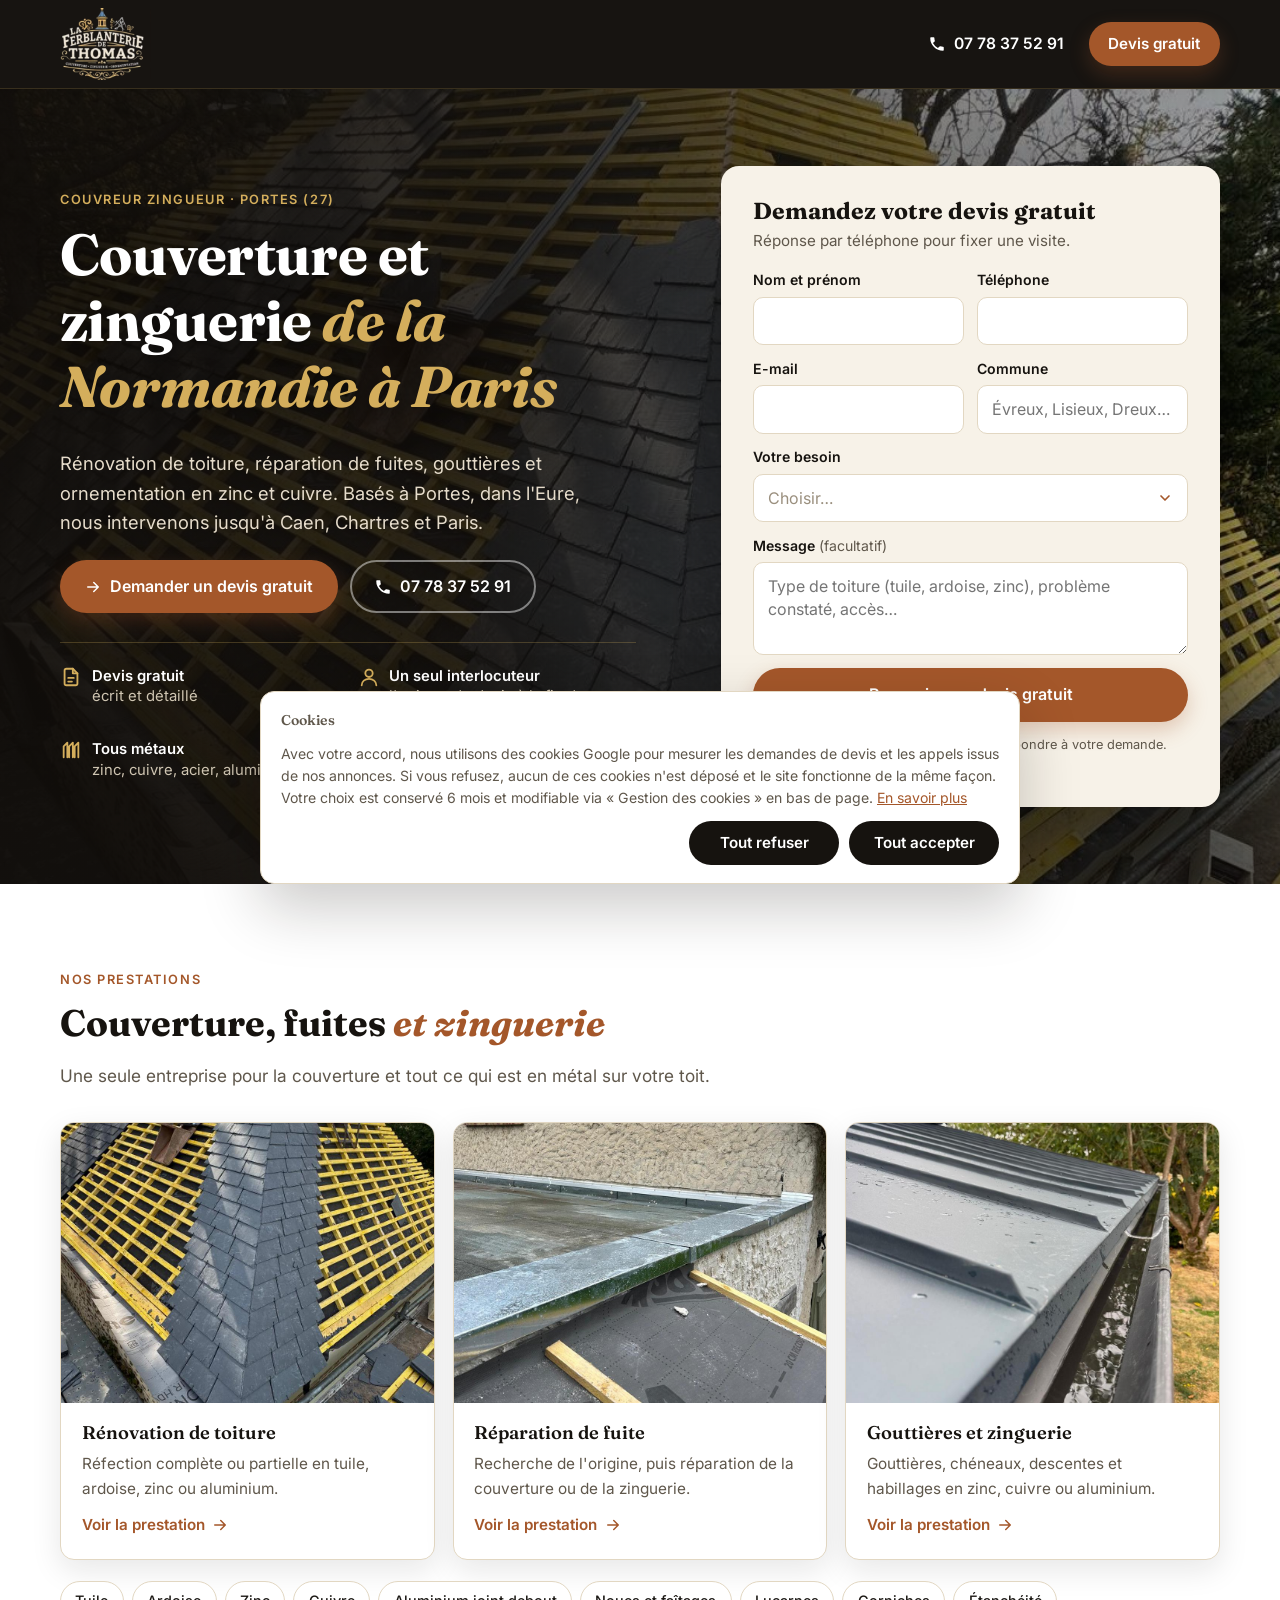
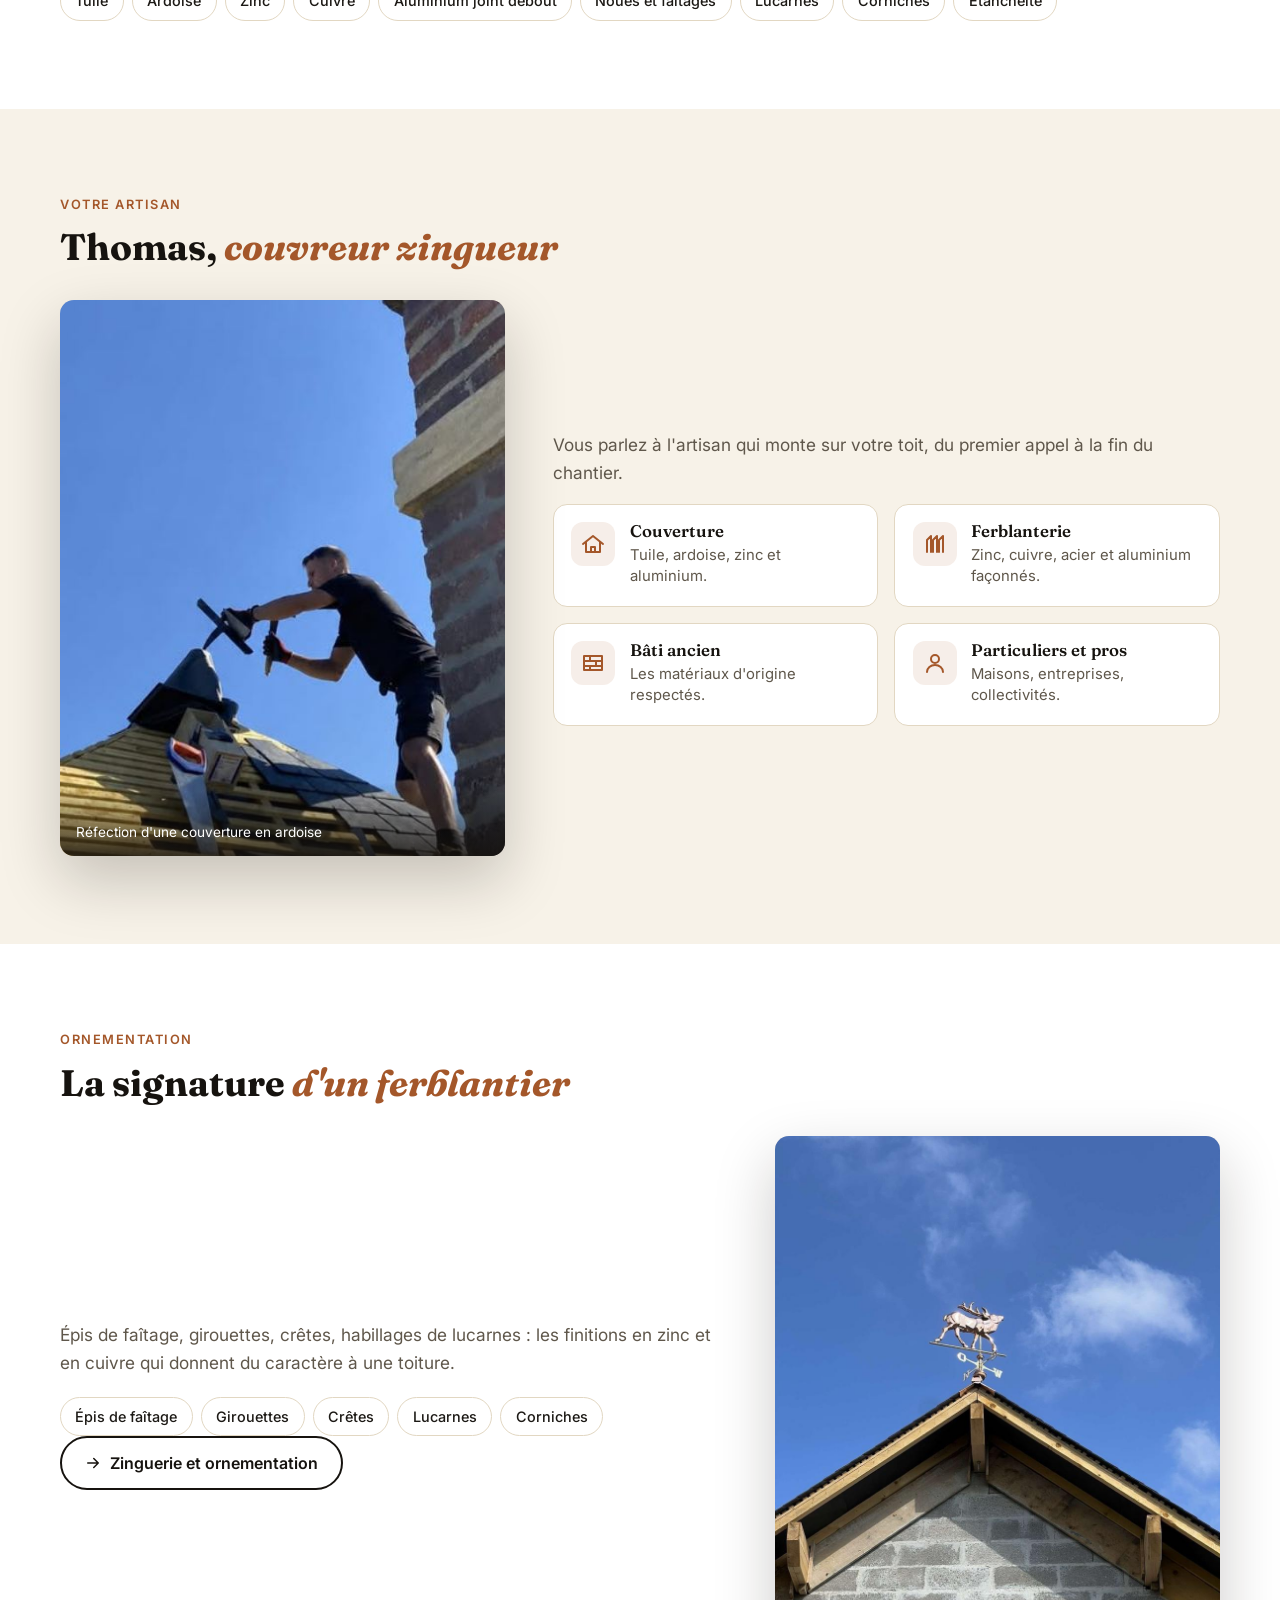
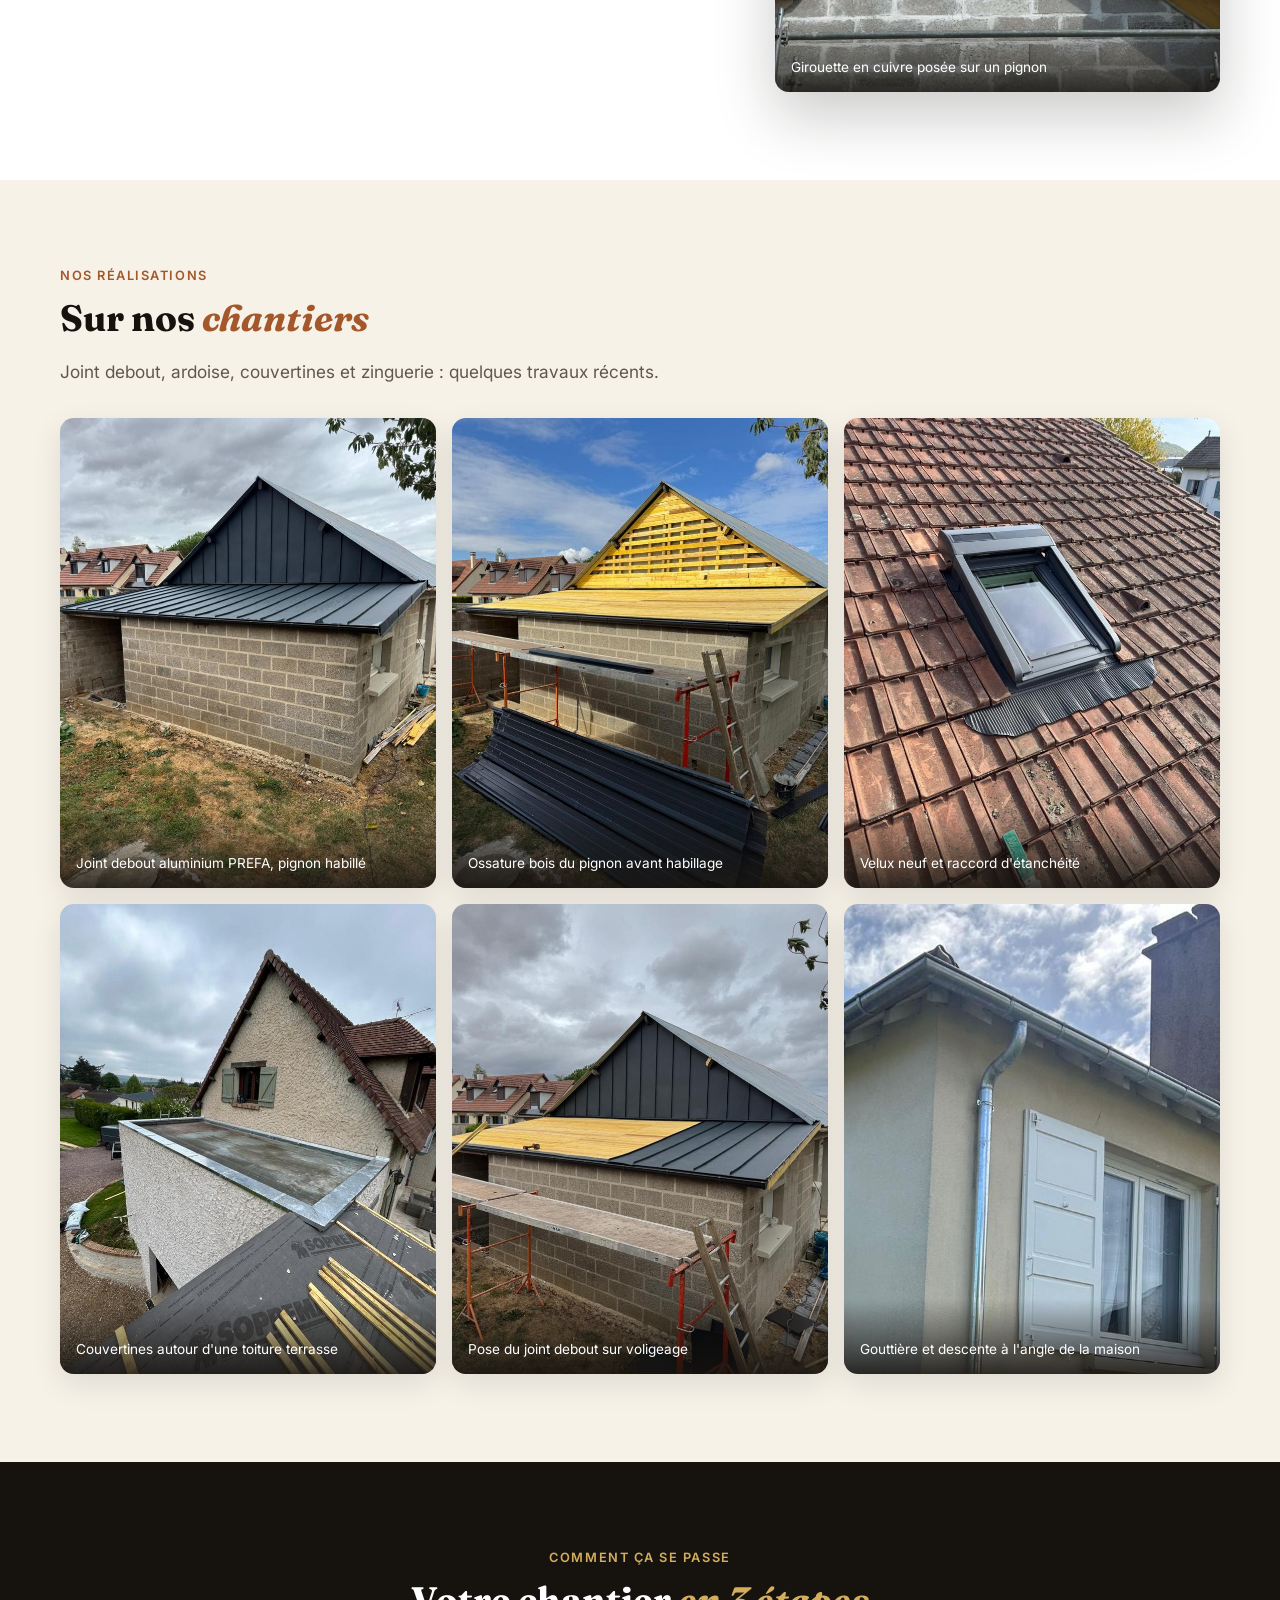
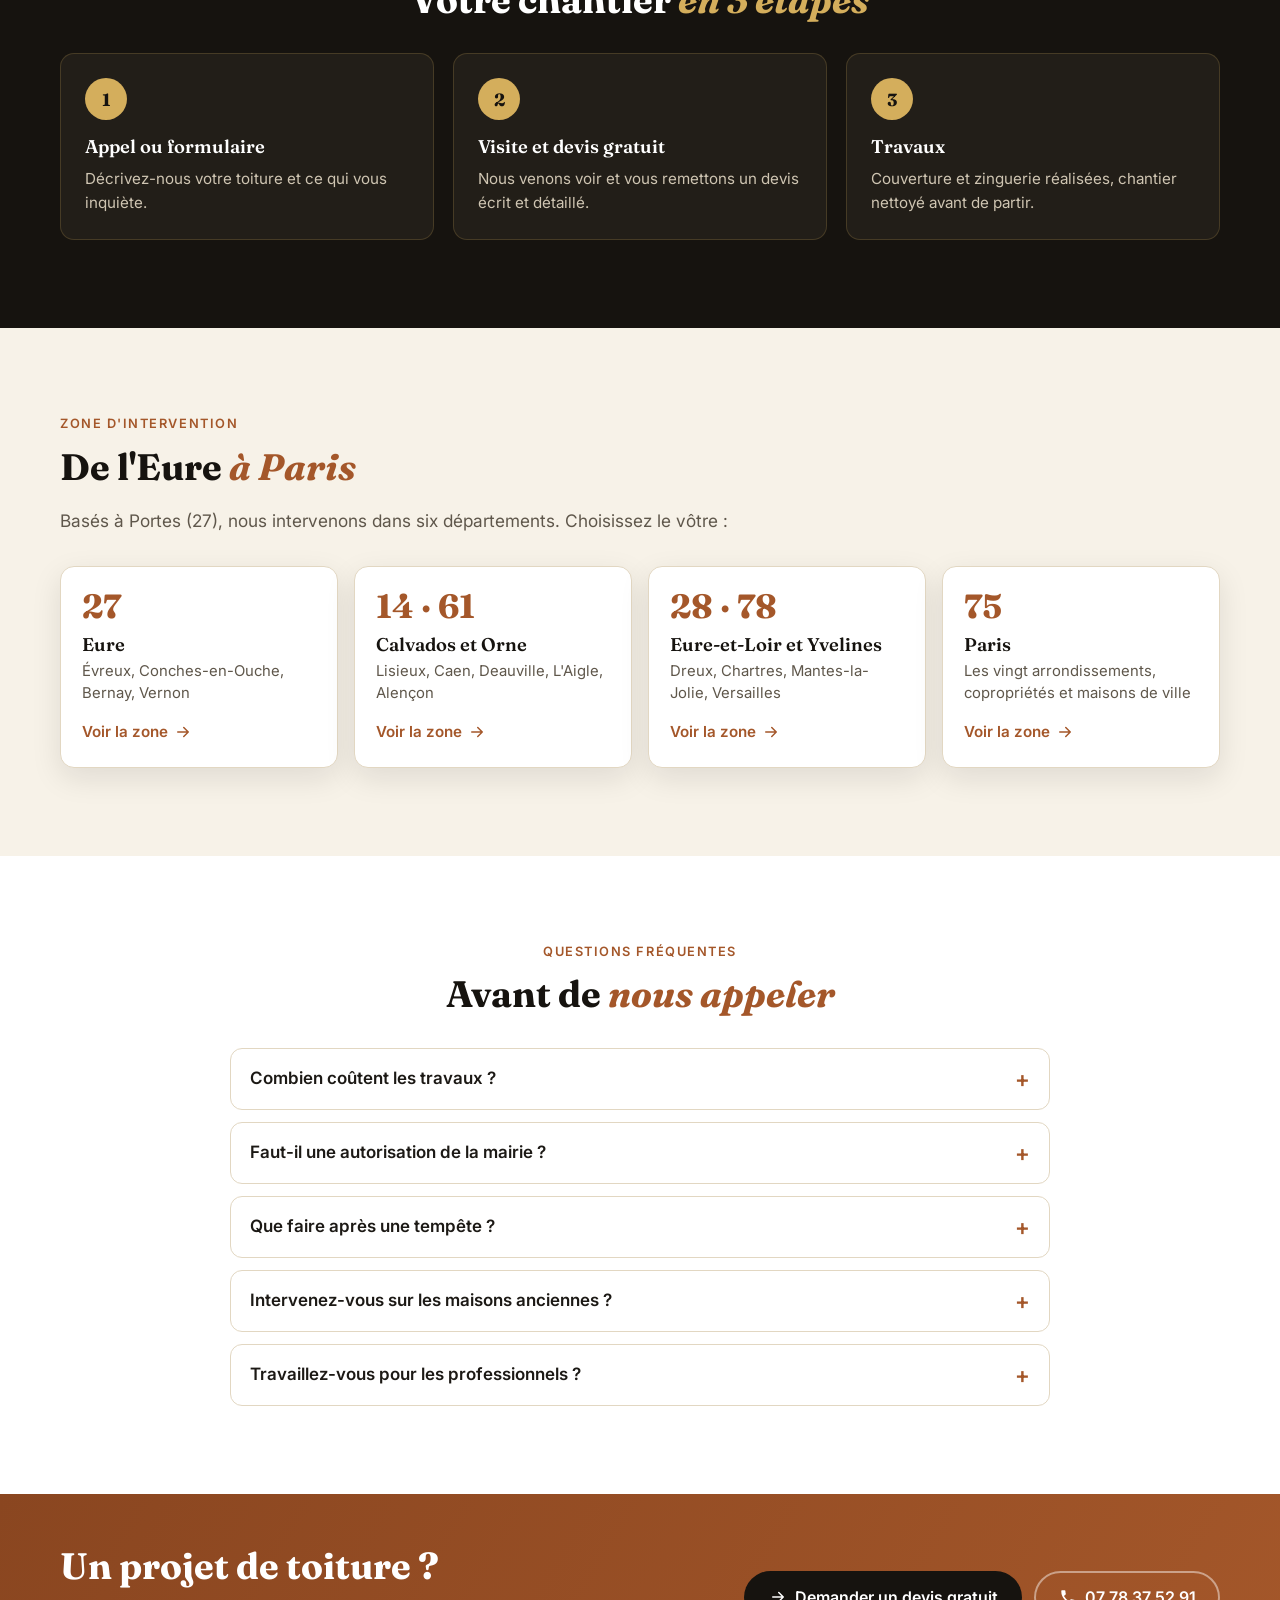
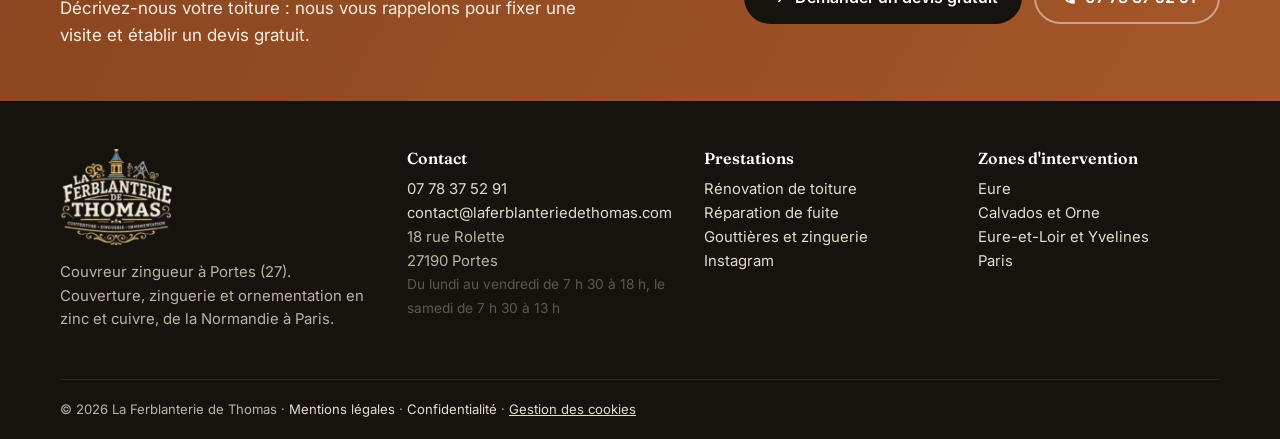
<file: index.html>
<!DOCTYPE html>
<html lang="fr-FR">
<head>
<meta charset="utf-8">
<meta name="viewport" content="width=device-width, initial-scale=1">
<script>window.dataLayer=window.dataLayer||[];function gtag(){dataLayer.push(arguments);}(function(){var c=null;try{c=JSON.parse(localStorage.getItem('fdt_consent')||'null')}catch(e){}if(c&&(!c.ts||Date.now()-c.ts>182*864e5))c=null;var g=c&&c.v==='granted'?'granted':'denied';gtag('consent','default',{ad_storage:g,ad_user_data:g,ad_personalization:g,analytics_storage:g,functionality_storage:'granted',security_storage:'granted',wait_for_update:500});})();</script>
<!-- Google Tag Manager -->
<script>(function(w,d,s,l,i){w[l]=w[l]||[];w[l].push({'gtm.start':new Date().getTime(),event:'gtm.js'});var f=d.getElementsByTagName(s)[0],j=d.createElement(s),dl=l!='dataLayer'?'&l='+l:'';j.async=true;j.src='https://www.googletagmanager.com/gtm.js?id='+i+dl;f.parentNode.insertBefore(j,f);})(window,document,'script','dataLayer','GTM-5WTF53XD');</script>
<title>Couvreur zingueur de la Normandie à Paris | La Ferblanterie de Thomas</title>
<meta name="description" content="Couvreur zingueur basé à Portes (27) : rénovation de toiture, fuites, gouttières et ornementation dans l&#x27;Eure, le Calvados, l&#x27;Orne, l&#x27;Eure-et-Loir, les Yvelines et à Paris. Devis gratuit.">
<meta name="robots" content="index, follow, max-image-preview:large">
<link rel="canonical" href="https://laferblanteriedethomas.com/">
<meta property="og:type" content="website">
<meta property="og:locale" content="fr_FR">
<meta property="og:site_name" content="La Ferblanterie de Thomas">
<meta property="og:title" content="Couvreur zingueur de la Normandie à Paris | La Ferblanterie de Thomas">
<meta property="og:description" content="Couvreur zingueur basé à Portes (27) : rénovation de toiture, fuites, gouttières et ornementation dans l&#x27;Eure, le Calvados, l&#x27;Orne, l&#x27;Eure-et-Loir, les Yvelines et à Paris. Devis gratuit.">
<meta property="og:image" content="https://laferblanteriedethomas.com/img/thomas-toiture-ardoise.jpg">
<meta property="og:url" content="https://laferblanteriedethomas.com/">
<meta name="theme-color" content="#16130f">
<link rel="icon" type="image/png" href="img/favicon.png">
<link rel="preconnect" href="https://fonts.googleapis.com">
<link rel="preconnect" href="https://fonts.gstatic.com" crossorigin>
<link href="https://fonts.googleapis.com/css2?family=Fraunces:opsz,wght@9..144,600;9..144,700&family=Inter:wght@400;500;600;700&display=swap" rel="stylesheet">
<link rel="stylesheet" href="style.css?v=1794335660">
<script type="application/ld+json">{"@context": "https://schema.org", "@type": "RoofingContractor", "@id": "https://laferblanteriedethomas.com/#entreprise", "name": "La Ferblanterie de Thomas", "url": "https://laferblanteriedethomas.com/", "telephone": "+33778375291", "image": "https://laferblanteriedethomas.com/img/thomas-toiture-ardoise.jpg", "logo": "https://laferblanteriedethomas.com/img/logo.png", "founder": "Thomas Ferreira Rolo", "address": {"@type": "PostalAddress", "streetAddress": "18 rue Rolette", "postalCode": "27190", "addressLocality": "Portes", "addressRegion": "Normandie", "addressCountry": "FR"}, "geo": {"@type": "GeoCoordinates", "latitude": 49.0316, "longitude": 0.9472}, "areaServed": [{"@type": "AdministrativeArea", "name": "Eure"}, {"@type": "AdministrativeArea", "name": "Calvados"}, {"@type": "AdministrativeArea", "name": "Orne"}, {"@type": "AdministrativeArea", "name": "Eure-et-Loir"}, {"@type": "AdministrativeArea", "name": "Yvelines"}, {"@type": "AdministrativeArea", "name": "Paris"}], "openingHoursSpecification": [{"@type": "OpeningHoursSpecification", "dayOfWeek": ["Monday", "Tuesday", "Wednesday", "Thursday", "Friday"], "opens": "07:30", "closes": "18:00"}, {"@type": "OpeningHoursSpecification", "dayOfWeek": "Saturday", "opens": "07:30", "closes": "13:00"}], "sameAs": ["https://www.instagram.com/laferblanteriedethomas/"], "taxID": "10846826500013", "email": "contact@laferblanteriedethomas.com"}</script>
<script type="application/ld+json">{"@context": "https://schema.org", "@type": "FAQPage", "mainEntity": [{"@type": "Question", "name": "Combien coûtent les travaux ?", "acceptedAnswer": {"@type": "Answer", "text": "Le prix dépend de la surface, du matériau, de l'accès et de l'état de la toiture. Nous venons voir et vous remettons un devis gratuit, écrit et détaillé."}}, {"@type": "Question", "name": "Faut-il une autorisation de la mairie ?", "acceptedAnswer": {"@type": "Answer", "text": "Une réfection à l'identique n'en demande généralement pas. Un changement de matériau ou de couleur passe par une déclaration préalable, et les abords de monuments historiques par l'avis de l'architecte des Bâtiments de France."}}, {"@type": "Question", "name": "Que faire après une tempête ?", "acceptedAnswer": {"@type": "Answer", "text": "Ne montez pas sur votre toit. Appelez-nous : nous vérifions la couverture, les faîtages et la zinguerie, puis nous remplaçons ce qui a été arraché ou déplacé."}}, {"@type": "Question", "name": "Intervenez-vous sur les maisons anciennes ?", "acceptedAnswer": {"@type": "Answer", "text": "Oui. Ardoise, tuile plate, zinc et cuivre : nous travaillons sur le bâti ancien comme sur les maisons récentes, en respectant les matériaux d'origine."}}, {"@type": "Question", "name": "Travaillez-vous pour les professionnels ?", "acceptedAnswer": {"@type": "Answer", "text": "Oui. Nous intervenons pour les particuliers comme pour les entreprises, les syndics et les collectivités."}}]}</script>
</head>
<body>
<noscript><iframe src="https://www.googletagmanager.com/ns.html?id=GTM-5WTF53XD" height="0" width="0" style="display:none;visibility:hidden"></iframe></noscript><header class="top">
  <div class="wrap top-in">
    <a class="brand" href="./" aria-label="La Ferblanterie de Thomas, accueil"><img src="img/logo-badge.png" width="91" height="72" alt="Logo La Ferblanterie de Thomas"></a>
    <div class="top-cta">
      <a class="btn btn-call" href="tel:+33778375291"><svg viewBox="0 0 24 24" width="18" height="18" aria-hidden="true"><path fill="currentColor" d="M6.6 10.8a15.1 15.1 0 0 0 6.6 6.6l2.2-2.2a1 1 0 0 1 1-.25 11.4 11.4 0 0 0 3.6.57 1 1 0 0 1 1 1V20a1 1 0 0 1-1 1A17 17 0 0 1 3 4a1 1 0 0 1 1-1h3.5a1 1 0 0 1 1 1c0 1.25.2 2.45.57 3.57a1 1 0 0 1-.25 1z"/></svg><span>07 78 37 52 91</span></a>
      <a class="btn btn-main btn-sm top-devis" href="#devis">Devis gratuit</a>
    </div>
  </div>
</header>
<main>
<section class="hero">
  <picture class="hero-bg"><source media="(max-width:720px)" srcset="img/ardoises-liteaux-aretier.jpg"><img src="img/hero-accueil.jpg" alt="" fetchpriority="high"></picture>
  <div class="wrap hero-in">
    <div class="hero-txt">
      <p class="eyebrow">Couvreur zingueur · Portes (27)</p>
      <h1>Couverture et zinguerie <em>de la Normandie à Paris</em></h1>
      <p class="lead">Rénovation de toiture, réparation de fuites, gouttières et ornementation en zinc et cuivre. Basés à Portes, dans l&#x27;Eure, nous intervenons jusqu&#x27;à Caen, Chartres et Paris.</p>
      <div class="cta"><a href="#devis" class="btn btn-main"><svg viewBox="0 0 24 24" width="24" height="24" aria-hidden="true" fill="none" stroke="currentColor" stroke-width="2" stroke-linecap="round" stroke-linejoin="round"><path d="M5 12h14M13 6l6 6-6 6"/></svg>Demander un devis gratuit</a><a href="tel:+33778375291" class="btn btn-ghost"><svg viewBox="0 0 24 24" width="18" height="18" aria-hidden="true"><path fill="currentColor" d="M6.6 10.8a15.1 15.1 0 0 0 6.6 6.6l2.2-2.2a1 1 0 0 1 1-.25 11.4 11.4 0 0 0 3.6.57 1 1 0 0 1 1 1V20a1 1 0 0 1-1 1A17 17 0 0 1 3 4a1 1 0 0 1 1-1h3.5a1 1 0 0 1 1 1c0 1.25.2 2.45.57 3.57a1 1 0 0 1-.25 1z"/></svg><span>07 78 37 52 91</span></a></div>
      <ul class="reas"><li><svg viewBox="0 0 24 24" width="24" height="24" aria-hidden="true" fill="none" stroke="currentColor" stroke-width="2" stroke-linecap="round" stroke-linejoin="round"><path d="M14 3H7a2 2 0 0 0-2 2v14a2 2 0 0 0 2 2h10a2 2 0 0 0 2-2V8z"/><path d="M14 3v5h5M9 13h6M9 17h4"/></svg><span><b>Devis gratuit</b> écrit et détaillé</span></li><li><svg viewBox="0 0 24 24" width="24" height="24" aria-hidden="true" fill="none" stroke="currentColor" stroke-width="2" stroke-linecap="round" stroke-linejoin="round"><circle cx="12" cy="8" r="4"/><path d="M4 21c0-4 3.6-7 8-7s8 3 8 7"/></svg><span><b>Un seul interlocuteur</b> l&#x27;artisan, du devis à la fin du chantier</span></li><li><svg viewBox="0 0 24 24" width="24" height="24" aria-hidden="true" fill="none" stroke="currentColor" stroke-width="2" stroke-linecap="round" stroke-linejoin="round"><path d="M4 20V8l4-4v16M10 20V8l4-4v16M16 20V8l4-4v16"/></svg><span><b>Tous métaux</b> zinc, cuivre, acier, aluminium</span></li><li><svg viewBox="0 0 24 24" width="24" height="24" aria-hidden="true" fill="none" stroke="currentColor" stroke-width="2" stroke-linecap="round" stroke-linejoin="round"><path d="M19 3 11 11"/><path d="M8 10l6 6-2 5-9-9z"/></svg><span><b>Chantier nettoyé</b> avant notre départ</span></li></ul>
    </div>
    <div class="hero-form" id="devis"><form id="devisForm" class="form" method="POST" action="contact.php">
  <h2>Demandez votre devis gratuit</h2>
  <p class="form-sub">Réponse par téléphone pour fixer une visite.</p>
  <input type="hidden" name="Source" value="Accueil"><input type="hidden" name="gclid" value=""><input type="hidden" name="gbraid" value=""><input type="hidden" name="wbraid" value=""><input type="hidden" name="fbclid" value=""><input type="hidden" name="msclkid" value=""><input type="hidden" name="utm_source" value=""><input type="hidden" name="utm_medium" value=""><input type="hidden" name="utm_campaign" value=""><input type="hidden" name="utm_term" value=""><input type="hidden" name="utm_content" value=""><input type="hidden" name="referrer" value=""><input type="hidden" name="landing_page" value="">
  <input type="text" name="_honey" tabindex="-1" autocomplete="off" class="hp" aria-hidden="true">
  <div class="row"><label>Nom et prénom<input type="text" name="Nom" required autocomplete="name"></label>
  <label>Téléphone<input type="tel" name="Téléphone" required autocomplete="tel" inputmode="tel"></label></div>
  <div class="row"><label>E-mail<input type="email" name="Email" required autocomplete="email"></label>
  <label>Commune<input type="text" name="Localité" required autocomplete="address-level2" placeholder="Évreux, Lisieux, Dreux…"></label></div>
  <label>Votre besoin<select name="Besoin" required><option value="" disabled selected>Choisir…</option><option>Rénovation de toiture</option><option>Réparation de fuite</option><option>Gouttières / zinguerie</option><option>Ornementation (épi, girouette…)</option><option>Vérification après tempête</option><option>Autre demande</option></select></label>
  <label>Message <span class="opt">(facultatif)</span><textarea name="Message" rows="3" placeholder="Type de toiture (tuile, ardoise, zinc), problème constaté, accès…"></textarea></label>
  <button type="submit" class="btn btn-main btn-block" data-sending="Envoi…">Recevoir mon devis gratuit</button>
  <p class="form-note">Vos coordonnées servent uniquement à répondre à votre demande. <a href="confidentialite.html">Confidentialité</a></p>
</form></div>
  </div>
</section>
<section class="sec " id="prestations"><div class="wrap"><div class="sec-head"><p class="eyebrow">Nos prestations</p><h2>Couverture, fuites <em>et zinguerie</em></h2><p class="intro">Une seule entreprise pour la couverture et tout ce qui est en métal sur votre toit.</p></div><div class="cards cards-3"><a class="card card-link" href="renovation-toiture.html"><img src="img/card-renovation.jpg" width="960" height="720" alt="Rénovation de toiture : ardoises posées sur liteaux neufs le long d&#x27;un arêtier" loading="lazy" decoding="async"><div class="card-body"><h3>Rénovation de toiture</h3><p>Réfection complète ou partielle en tuile, ardoise, zinc ou aluminium.</p><span class="more">Voir la prestation <svg viewBox="0 0 24 24" width="24" height="24" aria-hidden="true" fill="none" stroke="currentColor" stroke-width="2" stroke-linecap="round" stroke-linejoin="round"><path d="M5 12h14M13 6l6 6-6 6"/></svg></span></div></a><a class="card card-link" href="reparation-fuite-toiture.html"><img src="img/card-fuite.jpg" width="1000" height="750" alt="Couvertine métallique et raccord étanche contre le mur d&#x27;une maison" loading="lazy" decoding="async"><div class="card-body"><h3>Réparation de fuite</h3><p>Recherche de l&#x27;origine, puis réparation de la couverture ou de la zinguerie.</p><span class="more">Voir la prestation <svg viewBox="0 0 24 24" width="24" height="24" aria-hidden="true" fill="none" stroke="currentColor" stroke-width="2" stroke-linecap="round" stroke-linejoin="round"><path d="M5 12h14M13 6l6 6-6 6"/></svg></span></div></a><a class="card card-link" href="gouttieres-zinguerie.html"><img src="img/card-gouttieres.jpg" width="1000" height="750" alt="Gouttière en bout de couverture en aluminium à joint debout anthracite" loading="lazy" decoding="async"><div class="card-body"><h3>Gouttières et zinguerie</h3><p>Gouttières, chéneaux, descentes et habillages en zinc, cuivre ou aluminium.</p><span class="more">Voir la prestation <svg viewBox="0 0 24 24" width="24" height="24" aria-hidden="true" fill="none" stroke="currentColor" stroke-width="2" stroke-linecap="round" stroke-linejoin="round"><path d="M5 12h14M13 6l6 6-6 6"/></svg></span></div></a></div><ul class="chips"><li>Tuile</li><li>Ardoise</li><li>Zinc</li><li>Cuivre</li><li>Aluminium joint debout</li><li>Noues et faîtages</li><li>Lucarnes</li><li>Corniches</li><li>Étanchéité</li></ul></div></section>
<section class="sec sec-alt" id="artisan"><div class="wrap"><div class="sec-head"><p class="eyebrow">Votre artisan</p><h2>Thomas, <em>couvreur zingueur</em></h2></div><div class="split"><figure class="photo"><img src="img/thomas-toiture-ardoise.jpg" width="505" height="828" alt="Thomas sur une toiture en ardoise en cours de réfection, contre une cheminée en brique" loading="lazy" decoding="async" style="object-position:50% 30%"><figcaption>Réfection d&#x27;une couverture en ardoise</figcaption></figure><div><p class="intro">Vous parlez à l'artisan qui monte sur votre toit, du premier appel à la fin du chantier.</p><div class="tiles"><div class="tile"><span class="tile-ico"><svg viewBox="0 0 24 24" width="24" height="24" aria-hidden="true" fill="none" stroke="currentColor" stroke-width="2" stroke-linecap="round" stroke-linejoin="round"><path d="M2 12 12 4l10 8"/><path d="M5 10v10h14V10"/><path d="M10 20v-5h4v5"/></svg></span><div><h3>Couverture</h3><p>Tuile, ardoise, zinc et aluminium.</p></div></div><div class="tile"><span class="tile-ico"><svg viewBox="0 0 24 24" width="24" height="24" aria-hidden="true" fill="none" stroke="currentColor" stroke-width="2" stroke-linecap="round" stroke-linejoin="round"><path d="M4 20V8l4-4v16M10 20V8l4-4v16M16 20V8l4-4v16"/></svg></span><div><h3>Ferblanterie</h3><p>Zinc, cuivre, acier et aluminium façonnés.</p></div></div><div class="tile"><span class="tile-ico"><svg viewBox="0 0 24 24" width="24" height="24" aria-hidden="true" fill="none" stroke="currentColor" stroke-width="2" stroke-linecap="round" stroke-linejoin="round"><path d="M3 5h18v14H3zM3 10h18M3 15h18M9 5v5M15 10v5M9 15v4"/></svg></span><div><h3>Bâti ancien</h3><p>Les matériaux d&#x27;origine respectés.</p></div></div><div class="tile"><span class="tile-ico"><svg viewBox="0 0 24 24" width="24" height="24" aria-hidden="true" fill="none" stroke="currentColor" stroke-width="2" stroke-linecap="round" stroke-linejoin="round"><circle cx="12" cy="8" r="4"/><path d="M4 21c0-4 3.6-7 8-7s8 3 8 7"/></svg></span><div><h3>Particuliers et pros</h3><p>Maisons, entreprises, collectivités.</p></div></div></div></div></div></div></section>
<section class="sec " id="ornementation"><div class="wrap"><div class="sec-head"><p class="eyebrow">Ornementation</p><h2>La signature <em>d'un ferblantier</em></h2></div><div class="split split-rev"><figure class="photo"><img src="img/girouette-cerf-cuivre.jpg" width="900" height="1200" alt="Girouette en cuivre en forme de cerf au sommet d&#x27;un pignon" loading="lazy" decoding="async" style="object-position:50% 25%"><figcaption>Girouette en cuivre posée sur un pignon</figcaption></figure><div><p class="intro">Épis de faîtage, girouettes, crêtes, habillages de lucarnes : les finitions en zinc et en cuivre qui donnent du caractère à une toiture.</p><ul class="chips"><li>Épis de faîtage</li><li>Girouettes</li><li>Crêtes</li><li>Lucarnes</li><li>Corniches</li></ul><p><a href="gouttieres-zinguerie.html" class="btn btn-outline"><svg viewBox="0 0 24 24" width="24" height="24" aria-hidden="true" fill="none" stroke="currentColor" stroke-width="2" stroke-linecap="round" stroke-linejoin="round"><path d="M5 12h14M13 6l6 6-6 6"/></svg>Zinguerie et ornementation</a></p></div></div></div></section>
<section class="sec sec-alt" id="realisations"><div class="wrap"><div class="sec-head"><p class="eyebrow">Nos réalisations</p><h2>Sur nos <em>chantiers</em></h2><p class="intro">Joint debout, ardoise, couvertines et zinguerie : quelques travaux récents.</p></div><div class="gallery"><figure class="photo g-item"><img src="img/joint-debout-alu-appentis-pignon.jpg" width="750" height="1000" alt="Annexe couverte en aluminium à joint debout PREFA anthracite, pignon habillé du même profil" loading="lazy" decoding="async"><figcaption>Joint debout aluminium PREFA, pignon habillé</figcaption></figure><figure class="photo g-item"><img src="img/joint-debout-alu-ossature-pignon.jpg" width="750" height="1000" alt="Ossature bois du pignon et voligeage prêts à recevoir l&#x27;aluminium à joint debout" loading="lazy" decoding="async"><figcaption>Ossature bois du pignon avant habillage</figcaption></figure><figure class="photo g-item"><img src="img/fenetre-de-toit-apres.jpg" width="750" height="1000" alt="Fenêtre de toit neuve avec volet roulant solaire et raccord d&#x27;étanchéité sur tuiles" loading="lazy" decoding="async"><figcaption>Velux neuf et raccord d&#x27;étanchéité</figcaption></figure><figure class="photo g-item"><img src="img/couvertines-toiture-terrasse.jpg" width="750" height="1000" alt="Couvertines métalliques posées autour d&#x27;une toiture terrasse" loading="lazy" decoding="async"><figcaption>Couvertines autour d&#x27;une toiture terrasse</figcaption></figure><figure class="photo g-item"><img src="img/joint-debout-alu-pose-en-cours.jpg" width="750" height="1000" alt="Pose de l&#x27;aluminium à joint debout anthracite sur voligeage bois, échafaudage en place" loading="lazy" decoding="async"><figcaption>Pose du joint debout sur voligeage</figcaption></figure><figure class="photo g-item"><img src="img/gouttiere-descente-angle.jpg" width="560" height="700" alt="Gouttière et descente métalliques à l&#x27;angle d&#x27;une maison aux volets blancs" loading="lazy" decoding="async"><figcaption>Gouttière et descente à l&#x27;angle de la maison</figcaption></figure></div></div></section>
<section class="sec sec-dark" id="methode"><div class="wrap"><div class="sec-head center"><p class="eyebrow">Comment ça se passe</p><h2>Votre chantier <em>en 3 étapes</em></h2></div><ol class="steps"><li><span class="step-n">1</span><h3>Appel ou formulaire</h3><p>Décrivez-nous votre toiture et ce qui vous inquiète.</p></li><li><span class="step-n">2</span><h3>Visite et devis gratuit</h3><p>Nous venons voir et vous remettons un devis écrit et détaillé.</p></li><li><span class="step-n">3</span><h3>Travaux</h3><p>Couverture et zinguerie réalisées, chantier nettoyé avant de partir.</p></li></ol></div></section>
<section class="sec sec-alt" id="zone"><div class="wrap"><div class="sec-head"><p class="eyebrow">Zone d'intervention</p><h2>De l'Eure <em>à Paris</em></h2><p class="intro">Basés à Portes (27), nous intervenons dans six départements. Choisissez le vôtre :</p></div><div class="zcards"><a class="zcard" href="couvreur-eure.html"><span class="zcodes">27</span><h3>Eure</h3><p>Évreux, Conches-en-Ouche, Bernay, Vernon</p><span class="more">Voir la zone <svg viewBox="0 0 24 24" width="24" height="24" aria-hidden="true" fill="none" stroke="currentColor" stroke-width="2" stroke-linecap="round" stroke-linejoin="round"><path d="M5 12h14M13 6l6 6-6 6"/></svg></span></a><a class="zcard" href="couvreur-calvados-orne.html"><span class="zcodes">14 · 61</span><h3>Calvados et Orne</h3><p>Lisieux, Caen, Deauville, L&#x27;Aigle, Alençon</p><span class="more">Voir la zone <svg viewBox="0 0 24 24" width="24" height="24" aria-hidden="true" fill="none" stroke="currentColor" stroke-width="2" stroke-linecap="round" stroke-linejoin="round"><path d="M5 12h14M13 6l6 6-6 6"/></svg></span></a><a class="zcard" href="couvreur-eure-et-loir-yvelines.html"><span class="zcodes">28 · 78</span><h3>Eure-et-Loir et Yvelines</h3><p>Dreux, Chartres, Mantes-la-Jolie, Versailles</p><span class="more">Voir la zone <svg viewBox="0 0 24 24" width="24" height="24" aria-hidden="true" fill="none" stroke="currentColor" stroke-width="2" stroke-linecap="round" stroke-linejoin="round"><path d="M5 12h14M13 6l6 6-6 6"/></svg></span></a><a class="zcard" href="couvreur-paris.html"><span class="zcodes">75</span><h3>Paris</h3><p>Les vingt arrondissements, copropriétés et maisons de ville</p><span class="more">Voir la zone <svg viewBox="0 0 24 24" width="24" height="24" aria-hidden="true" fill="none" stroke="currentColor" stroke-width="2" stroke-linecap="round" stroke-linejoin="round"><path d="M5 12h14M13 6l6 6-6 6"/></svg></span></a></div></div></section>
<section class="sec " id="faq"><div class="wrap"><div class="sec-head center"><p class="eyebrow">Questions fréquentes</p><h2>Avant de <em>nous appeler</em></h2></div><div class="faq"><details><summary>Combien coûtent les travaux ?</summary><p>Le prix dépend de la surface, du matériau, de l&#x27;accès et de l&#x27;état de la toiture. Nous venons voir et vous remettons un devis gratuit, écrit et détaillé.</p></details><details><summary>Faut-il une autorisation de la mairie ?</summary><p>Une réfection à l&#x27;identique n&#x27;en demande généralement pas. Un changement de matériau ou de couleur passe par une déclaration préalable, et les abords de monuments historiques par l&#x27;avis de l&#x27;architecte des Bâtiments de France.</p></details><details><summary>Que faire après une tempête ?</summary><p>Ne montez pas sur votre toit. Appelez-nous : nous vérifions la couverture, les faîtages et la zinguerie, puis nous remplaçons ce qui a été arraché ou déplacé.</p></details><details><summary>Intervenez-vous sur les maisons anciennes ?</summary><p>Oui. Ardoise, tuile plate, zinc et cuivre : nous travaillons sur le bâti ancien comme sur les maisons récentes, en respectant les matériaux d&#x27;origine.</p></details><details><summary>Travaillez-vous pour les professionnels ?</summary><p>Oui. Nous intervenons pour les particuliers comme pour les entreprises, les syndics et les collectivités.</p></details></div></div></section>
<section class="band"><div class="wrap band-in"><div><h2>Un projet de toiture ?</h2><p>Décrivez-nous votre toiture : nous vous rappelons pour fixer une visite et établir un devis gratuit.</p></div>
<div class="cta"><a href="#devis" class="btn btn-main"><svg viewBox="0 0 24 24" width="24" height="24" aria-hidden="true" fill="none" stroke="currentColor" stroke-width="2" stroke-linecap="round" stroke-linejoin="round"><path d="M5 12h14M13 6l6 6-6 6"/></svg>Demander un devis gratuit</a><a href="tel:+33778375291" class="btn btn-ghost"><svg viewBox="0 0 24 24" width="18" height="18" aria-hidden="true"><path fill="currentColor" d="M6.6 10.8a15.1 15.1 0 0 0 6.6 6.6l2.2-2.2a1 1 0 0 1 1-.25 11.4 11.4 0 0 0 3.6.57 1 1 0 0 1 1 1V20a1 1 0 0 1-1 1A17 17 0 0 1 3 4a1 1 0 0 1 1-1h3.5a1 1 0 0 1 1 1c0 1.25.2 2.45.57 3.57a1 1 0 0 1-.25 1z"/></svg><span>07 78 37 52 91</span></a></div></div></section></main>
<footer class="foot">
  <div class="wrap foot-in">
    <div><a class="brand" href="./"><img src="img/logo-badge.png" width="122" height="96" alt="" loading="lazy"></a>
      <p>Couvreur zingueur à Portes (27). Couverture, zinguerie et ornementation en zinc et cuivre, de la Normandie à Paris.</p></div>
    <div><h3>Contact</h3><p><a href="tel:+33778375291">07 78 37 52 91</a><br><a href="mailto:contact@laferblanteriedethomas.com">contact@laferblanteriedethomas.com</a><br>18 rue Rolette<br>27190 Portes<br><span class="muted">Du lundi au vendredi de 7 h 30 à 18 h, le samedi de 7 h 30 à 13 h</span></p></div>
    <div><h3>Prestations</h3><p><a href="renovation-toiture.html">Rénovation de toiture</a><br><a href="reparation-fuite-toiture.html">Réparation de fuite</a><br><a href="gouttieres-zinguerie.html">Gouttières et zinguerie</a><br><a href="https://www.instagram.com/laferblanteriedethomas/" rel="noopener">Instagram</a></p></div>
    <div><h3>Zones d'intervention</h3><p><a href="couvreur-eure.html">Eure</a><br><a href="couvreur-calvados-orne.html">Calvados et Orne</a><br><a href="couvreur-eure-et-loir-yvelines.html">Eure-et-Loir et Yvelines</a><br><a href="couvreur-paris.html">Paris</a><br></p></div>
  </div>
  <div class="wrap foot-legal">© 2026 La Ferblanterie de Thomas · <a href="mentions-legales.html">Mentions légales</a> · <a href="confidentialite.html">Confidentialité</a> · <button type="button" class="link-btn" data-consent-open>Gestion des cookies</button></div>
</footer>
<div class="mbar"><a href="tel:+33778375291" class="mbar-call"><svg viewBox="0 0 24 24" width="18" height="18" aria-hidden="true"><path fill="currentColor" d="M6.6 10.8a15.1 15.1 0 0 0 6.6 6.6l2.2-2.2a1 1 0 0 1 1-.25 11.4 11.4 0 0 0 3.6.57 1 1 0 0 1 1 1V20a1 1 0 0 1-1 1A17 17 0 0 1 3 4a1 1 0 0 1 1-1h3.5a1 1 0 0 1 1 1c0 1.25.2 2.45.57 3.57a1 1 0 0 1-.25 1z"/></svg> Appeler</a><a href="#devis" class="mbar-form">Devis gratuit</a></div>
<div class="cookie-banner" id="cookie-banner" role="dialog" aria-labelledby="cookie-title" hidden>
  <div class="cookie-inner">
    <p class="cookie-title" id="cookie-title">Cookies</p>
    <p>Avec votre accord, nous utilisons des cookies Google pour mesurer les demandes de devis et les appels issus de nos annonces. Si vous refusez, aucun de ces cookies n'est déposé et le site fonctionne de la même façon. Votre choix est conservé 6 mois et modifiable via « Gestion des cookies » en bas de page. <a href="confidentialite.html#cookies">En savoir plus</a></p>
    <div class="cookie-actions">
      <button type="button" class="btn cookie-btn" data-consent="denied">Tout refuser</button>
      <button type="button" class="btn cookie-btn" data-consent="granted">Tout accepter</button>
    </div>
  </div>
</div>
<script src="main.js?v=1794335660" defer></script>
</body>
</html>
</file>
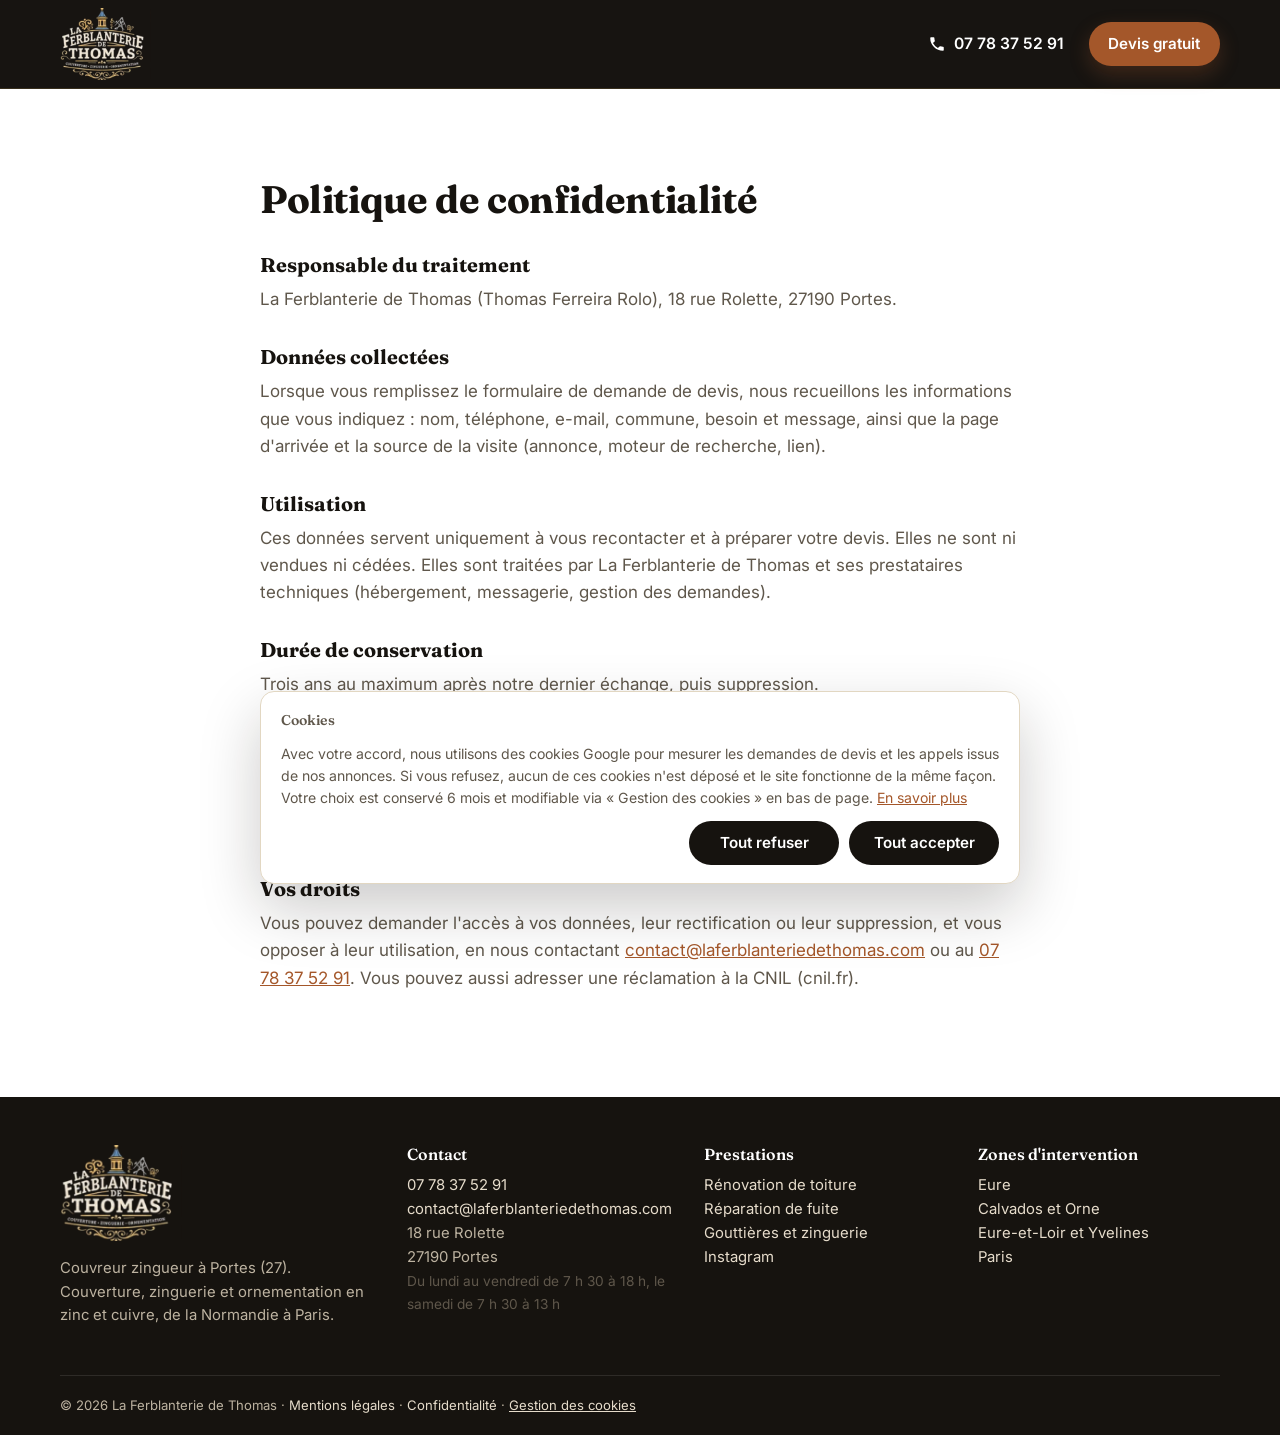
<file: confidentialite.html>
<!DOCTYPE html>
<html lang="fr-FR">
<head>
<meta charset="utf-8">
<meta name="viewport" content="width=device-width, initial-scale=1">
<script>window.dataLayer=window.dataLayer||[];function gtag(){dataLayer.push(arguments);}(function(){var c=null;try{c=JSON.parse(localStorage.getItem('fdt_consent')||'null')}catch(e){}if(c&&(!c.ts||Date.now()-c.ts>182*864e5))c=null;var g=c&&c.v==='granted'?'granted':'denied';gtag('consent','default',{ad_storage:g,ad_user_data:g,ad_personalization:g,analytics_storage:g,functionality_storage:'granted',security_storage:'granted',wait_for_update:500});})();</script>
<!-- Google Tag Manager -->
<script>(function(w,d,s,l,i){w[l]=w[l]||[];w[l].push({'gtm.start':new Date().getTime(),event:'gtm.js'});var f=d.getElementsByTagName(s)[0],j=d.createElement(s),dl=l!='dataLayer'?'&l='+l:'';j.async=true;j.src='https://www.googletagmanager.com/gtm.js?id='+i+dl;f.parentNode.insertBefore(j,f);})(window,document,'script','dataLayer','GTM-5WTF53XD');</script>
<title>Confidentialité | La Ferblanterie de Thomas</title>
<meta name="description" content="Politique de confidentialité de La Ferblanterie de Thomas.">
<meta name="robots" content="noindex, follow">
<link rel="canonical" href="https://laferblanteriedethomas.com/confidentialite.html">
<meta property="og:type" content="website">
<meta property="og:locale" content="fr_FR">
<meta property="og:site_name" content="La Ferblanterie de Thomas">
<meta property="og:title" content="Confidentialité | La Ferblanterie de Thomas">
<meta property="og:description" content="Politique de confidentialité de La Ferblanterie de Thomas.">
<meta property="og:image" content="https://laferblanteriedethomas.com/img/thomas-toiture-ardoise.jpg">
<meta property="og:url" content="https://laferblanteriedethomas.com/confidentialite.html">
<meta name="theme-color" content="#16130f">
<link rel="icon" type="image/png" href="img/favicon.png">
<link rel="preconnect" href="https://fonts.googleapis.com">
<link rel="preconnect" href="https://fonts.gstatic.com" crossorigin>
<link href="https://fonts.googleapis.com/css2?family=Fraunces:opsz,wght@9..144,600;9..144,700&family=Inter:wght@400;500;600;700&display=swap" rel="stylesheet">
<link rel="stylesheet" href="style.css?v=1794335660">
</head>
<body>
<noscript><iframe src="https://www.googletagmanager.com/ns.html?id=GTM-5WTF53XD" height="0" width="0" style="display:none;visibility:hidden"></iframe></noscript><header class="top">
  <div class="wrap top-in">
    <a class="brand" href="./" aria-label="La Ferblanterie de Thomas, accueil"><img src="img/logo-badge.png" width="91" height="72" alt="Logo La Ferblanterie de Thomas"></a>
    <div class="top-cta">
      <a class="btn btn-call" href="tel:+33778375291"><svg viewBox="0 0 24 24" width="18" height="18" aria-hidden="true"><path fill="currentColor" d="M6.6 10.8a15.1 15.1 0 0 0 6.6 6.6l2.2-2.2a1 1 0 0 1 1-.25 11.4 11.4 0 0 0 3.6.57 1 1 0 0 1 1 1V20a1 1 0 0 1-1 1A17 17 0 0 1 3 4a1 1 0 0 1 1-1h3.5a1 1 0 0 1 1 1c0 1.25.2 2.45.57 3.57a1 1 0 0 1-.25 1z"/></svg><span>07 78 37 52 91</span></a>
      <a class="btn btn-main btn-sm top-devis" href="./#devis">Devis gratuit</a>
    </div>
  </div>
</header>
<main>
<section class="sec"><div class="wrap narrow legal"><h1>Politique de confidentialité</h1>
<h2>Responsable du traitement</h2><p>La Ferblanterie de Thomas (Thomas Ferreira Rolo), 18 rue Rolette, 27190 Portes.</p>
<h2>Données collectées</h2><p>Lorsque vous remplissez le formulaire de demande de devis, nous recueillons les informations que vous indiquez : nom, téléphone, e-mail, commune, besoin et message, ainsi que la page d'arrivée et la source de la visite (annonce, moteur de recherche, lien).</p>
<h2>Utilisation</h2><p>Ces données servent uniquement à vous recontacter et à préparer votre devis. Elles ne sont ni vendues ni cédées. Elles sont traitées par La Ferblanterie de Thomas et ses prestataires techniques (hébergement, messagerie, gestion des demandes).</p>
<h2>Durée de conservation</h2><p>Trois ans au maximum après notre dernier échange, puis suppression.</p>
<h2 id="cookies">Cookies</h2><p>Avec votre accord, des cookies Google (Google Ads, via Google Tag Manager) mesurent les demandes de devis et les appels issus de nos annonces. Sans accord, aucun de ces cookies n'est déposé. Votre choix est conservé 6 mois et modifiable à tout moment : <button type="button" class="link-btn" data-consent-open>gérer les cookies</button>.</p>
<h2>Vos droits</h2><p>Vous pouvez demander l'accès à vos données, leur rectification ou leur suppression, et vous opposer à leur utilisation, en nous contactant <a href="mailto:contact@laferblanteriedethomas.com">contact@laferblanteriedethomas.com</a> ou au <a href="tel:+33778375291">07 78 37 52 91</a>. Vous pouvez aussi adresser une réclamation à la CNIL (cnil.fr).</p></div></section>
</main>
<footer class="foot">
  <div class="wrap foot-in">
    <div><a class="brand" href="./"><img src="img/logo-badge.png" width="122" height="96" alt="" loading="lazy"></a>
      <p>Couvreur zingueur à Portes (27). Couverture, zinguerie et ornementation en zinc et cuivre, de la Normandie à Paris.</p></div>
    <div><h3>Contact</h3><p><a href="tel:+33778375291">07 78 37 52 91</a><br><a href="mailto:contact@laferblanteriedethomas.com">contact@laferblanteriedethomas.com</a><br>18 rue Rolette<br>27190 Portes<br><span class="muted">Du lundi au vendredi de 7 h 30 à 18 h, le samedi de 7 h 30 à 13 h</span></p></div>
    <div><h3>Prestations</h3><p><a href="renovation-toiture.html">Rénovation de toiture</a><br><a href="reparation-fuite-toiture.html">Réparation de fuite</a><br><a href="gouttieres-zinguerie.html">Gouttières et zinguerie</a><br><a href="https://www.instagram.com/laferblanteriedethomas/" rel="noopener">Instagram</a></p></div>
    <div><h3>Zones d'intervention</h3><p><a href="couvreur-eure.html">Eure</a><br><a href="couvreur-calvados-orne.html">Calvados et Orne</a><br><a href="couvreur-eure-et-loir-yvelines.html">Eure-et-Loir et Yvelines</a><br><a href="couvreur-paris.html">Paris</a><br></p></div>
  </div>
  <div class="wrap foot-legal">© 2026 La Ferblanterie de Thomas · <a href="mentions-legales.html">Mentions légales</a> · <a href="confidentialite.html">Confidentialité</a> · <button type="button" class="link-btn" data-consent-open>Gestion des cookies</button></div>
</footer>
<div class="mbar"><a href="tel:+33778375291" class="mbar-call"><svg viewBox="0 0 24 24" width="18" height="18" aria-hidden="true"><path fill="currentColor" d="M6.6 10.8a15.1 15.1 0 0 0 6.6 6.6l2.2-2.2a1 1 0 0 1 1-.25 11.4 11.4 0 0 0 3.6.57 1 1 0 0 1 1 1V20a1 1 0 0 1-1 1A17 17 0 0 1 3 4a1 1 0 0 1 1-1h3.5a1 1 0 0 1 1 1c0 1.25.2 2.45.57 3.57a1 1 0 0 1-.25 1z"/></svg> Appeler</a><a href="./#devis" class="mbar-form">Devis gratuit</a></div>
<div class="cookie-banner" id="cookie-banner" role="dialog" aria-labelledby="cookie-title" hidden>
  <div class="cookie-inner">
    <p class="cookie-title" id="cookie-title">Cookies</p>
    <p>Avec votre accord, nous utilisons des cookies Google pour mesurer les demandes de devis et les appels issus de nos annonces. Si vous refusez, aucun de ces cookies n'est déposé et le site fonctionne de la même façon. Votre choix est conservé 6 mois et modifiable via « Gestion des cookies » en bas de page. <a href="confidentialite.html#cookies">En savoir plus</a></p>
    <div class="cookie-actions">
      <button type="button" class="btn cookie-btn" data-consent="denied">Tout refuser</button>
      <button type="button" class="btn cookie-btn" data-consent="granted">Tout accepter</button>
    </div>
  </div>
</div>
<script src="main.js?v=1794335660" defer></script>
</body>
</html>
</file>
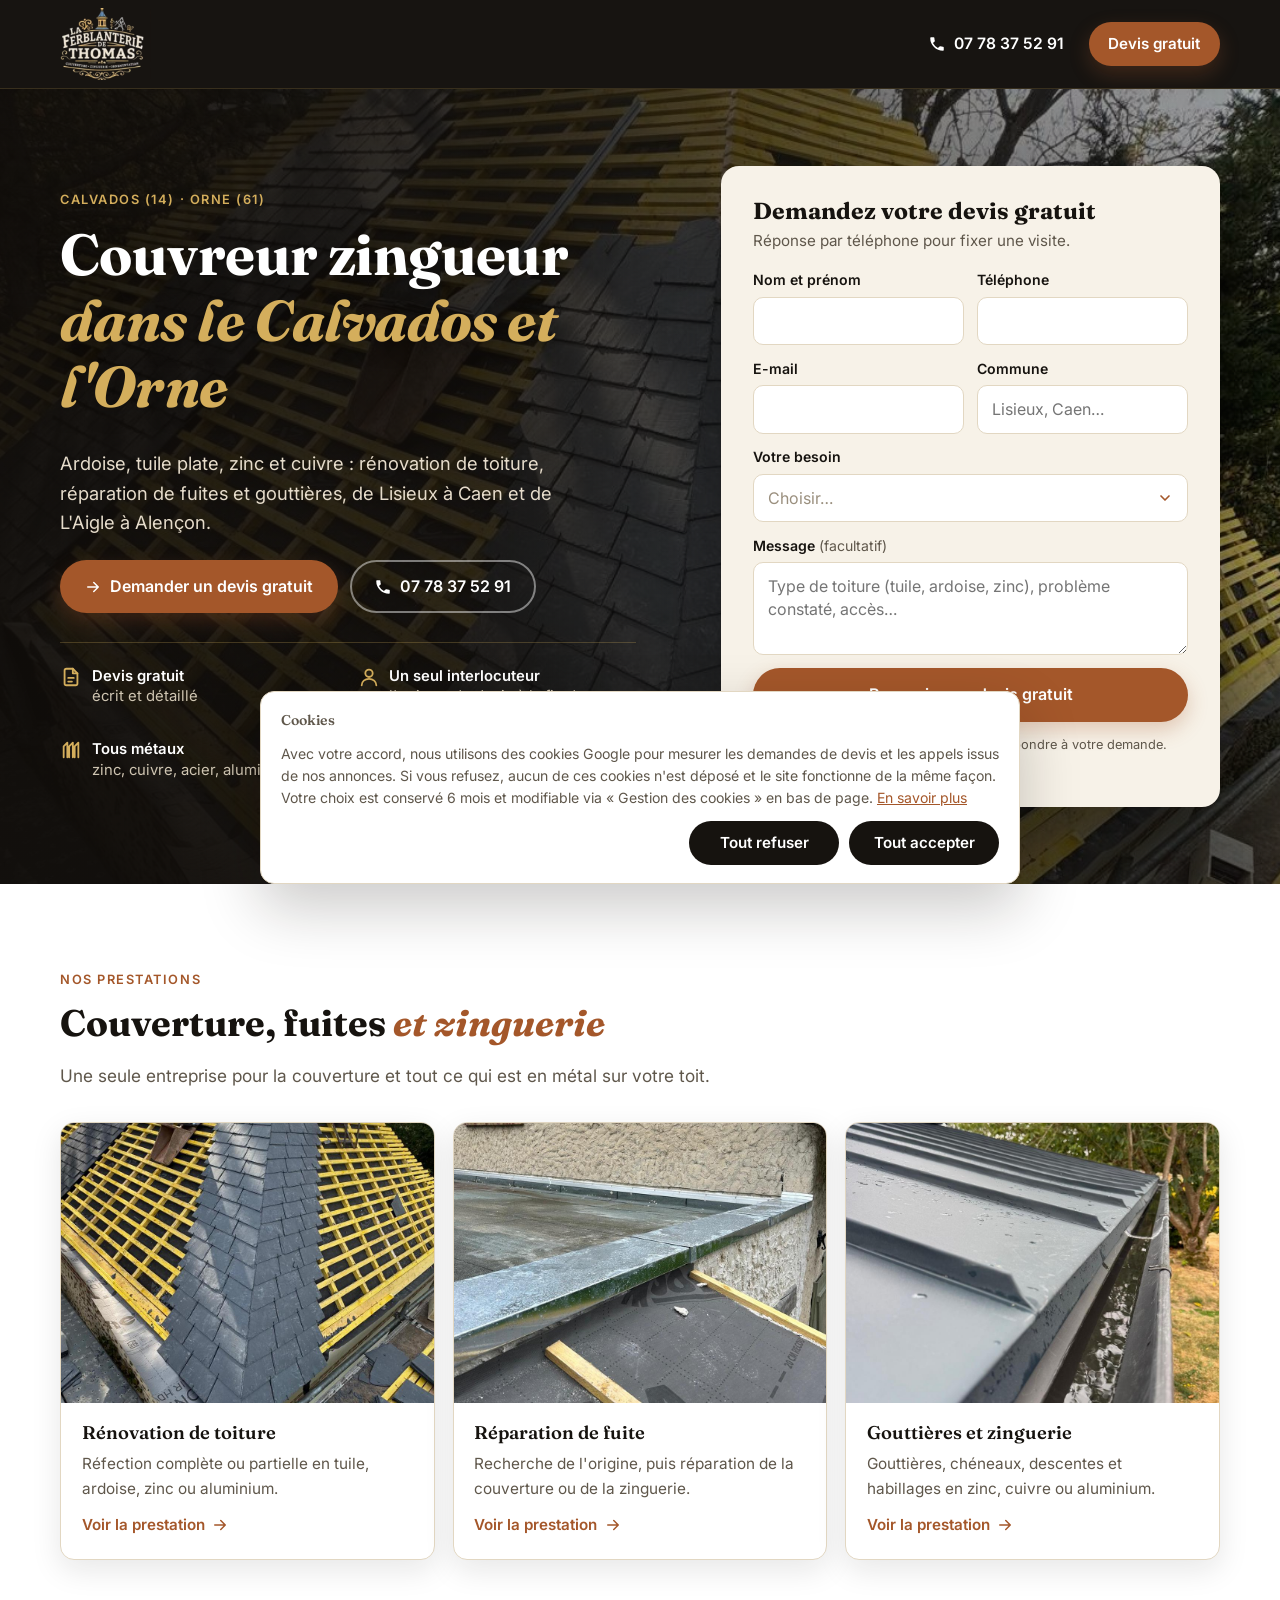
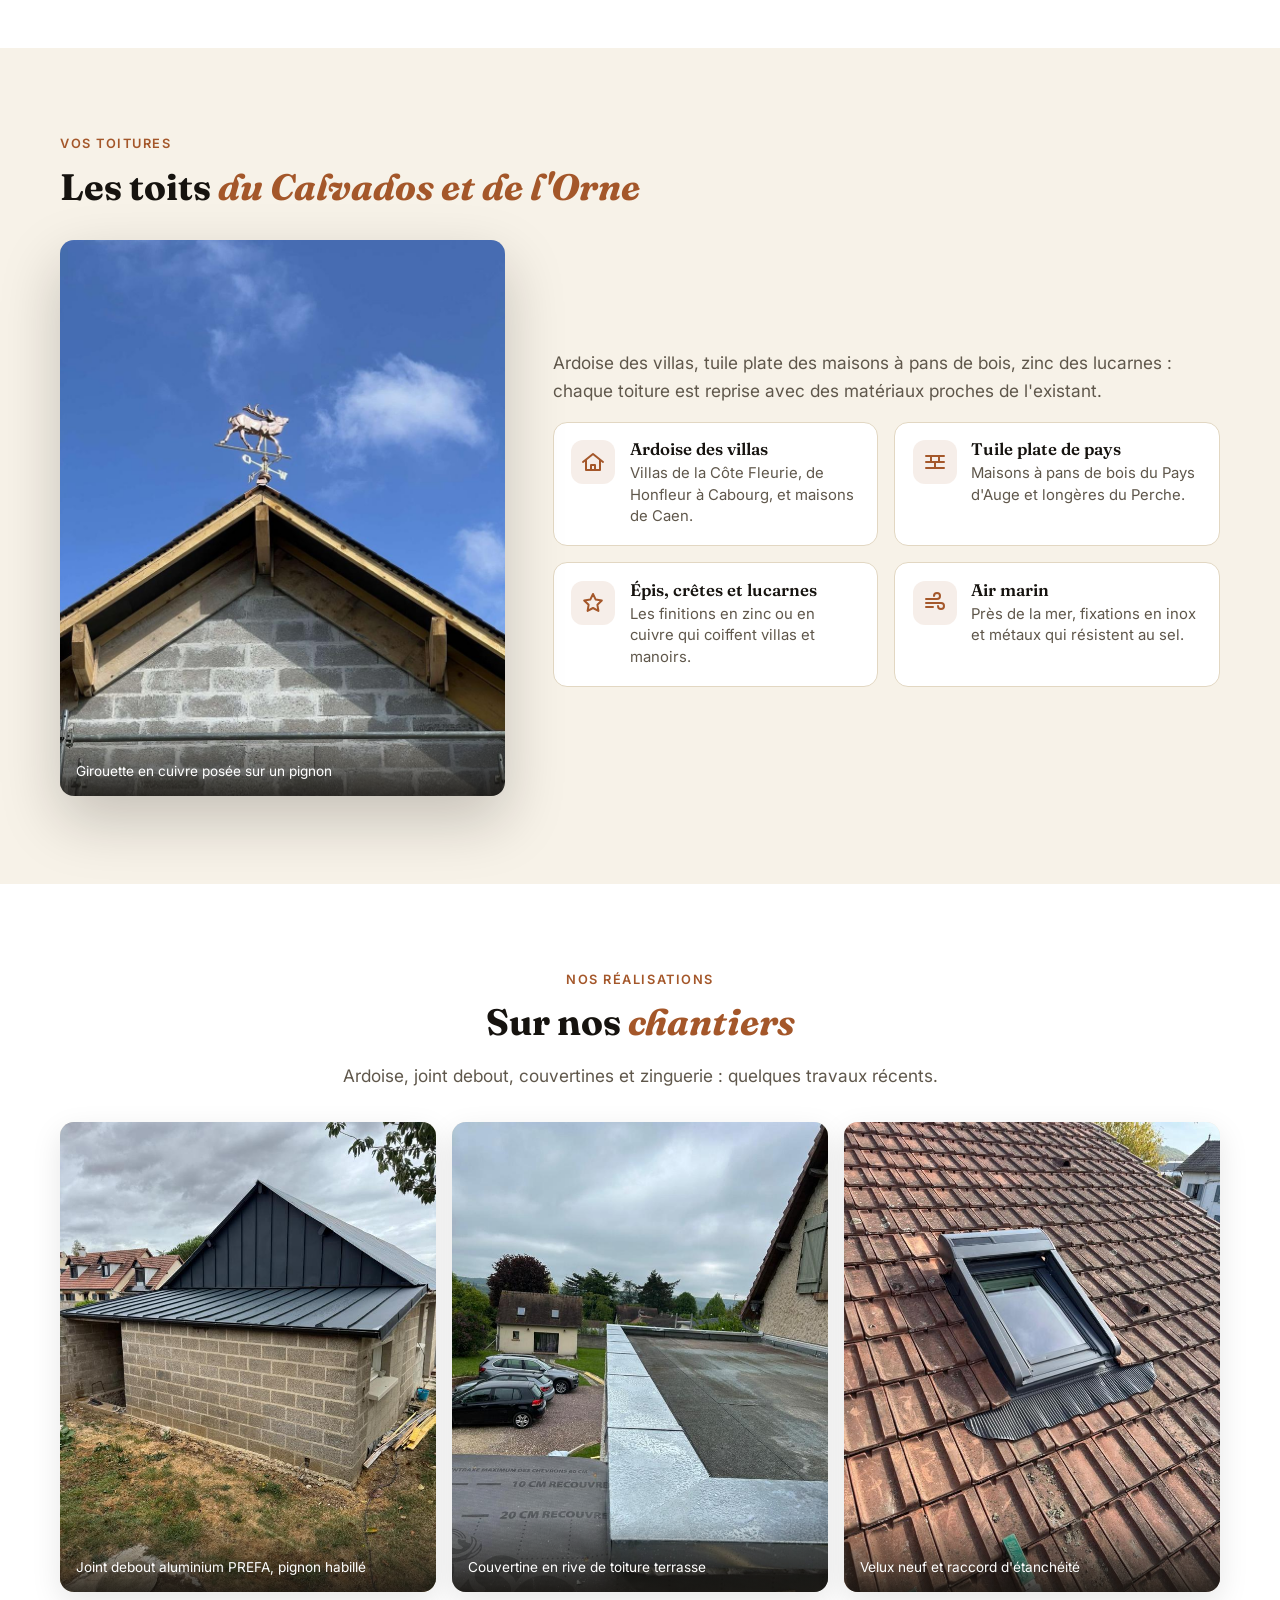
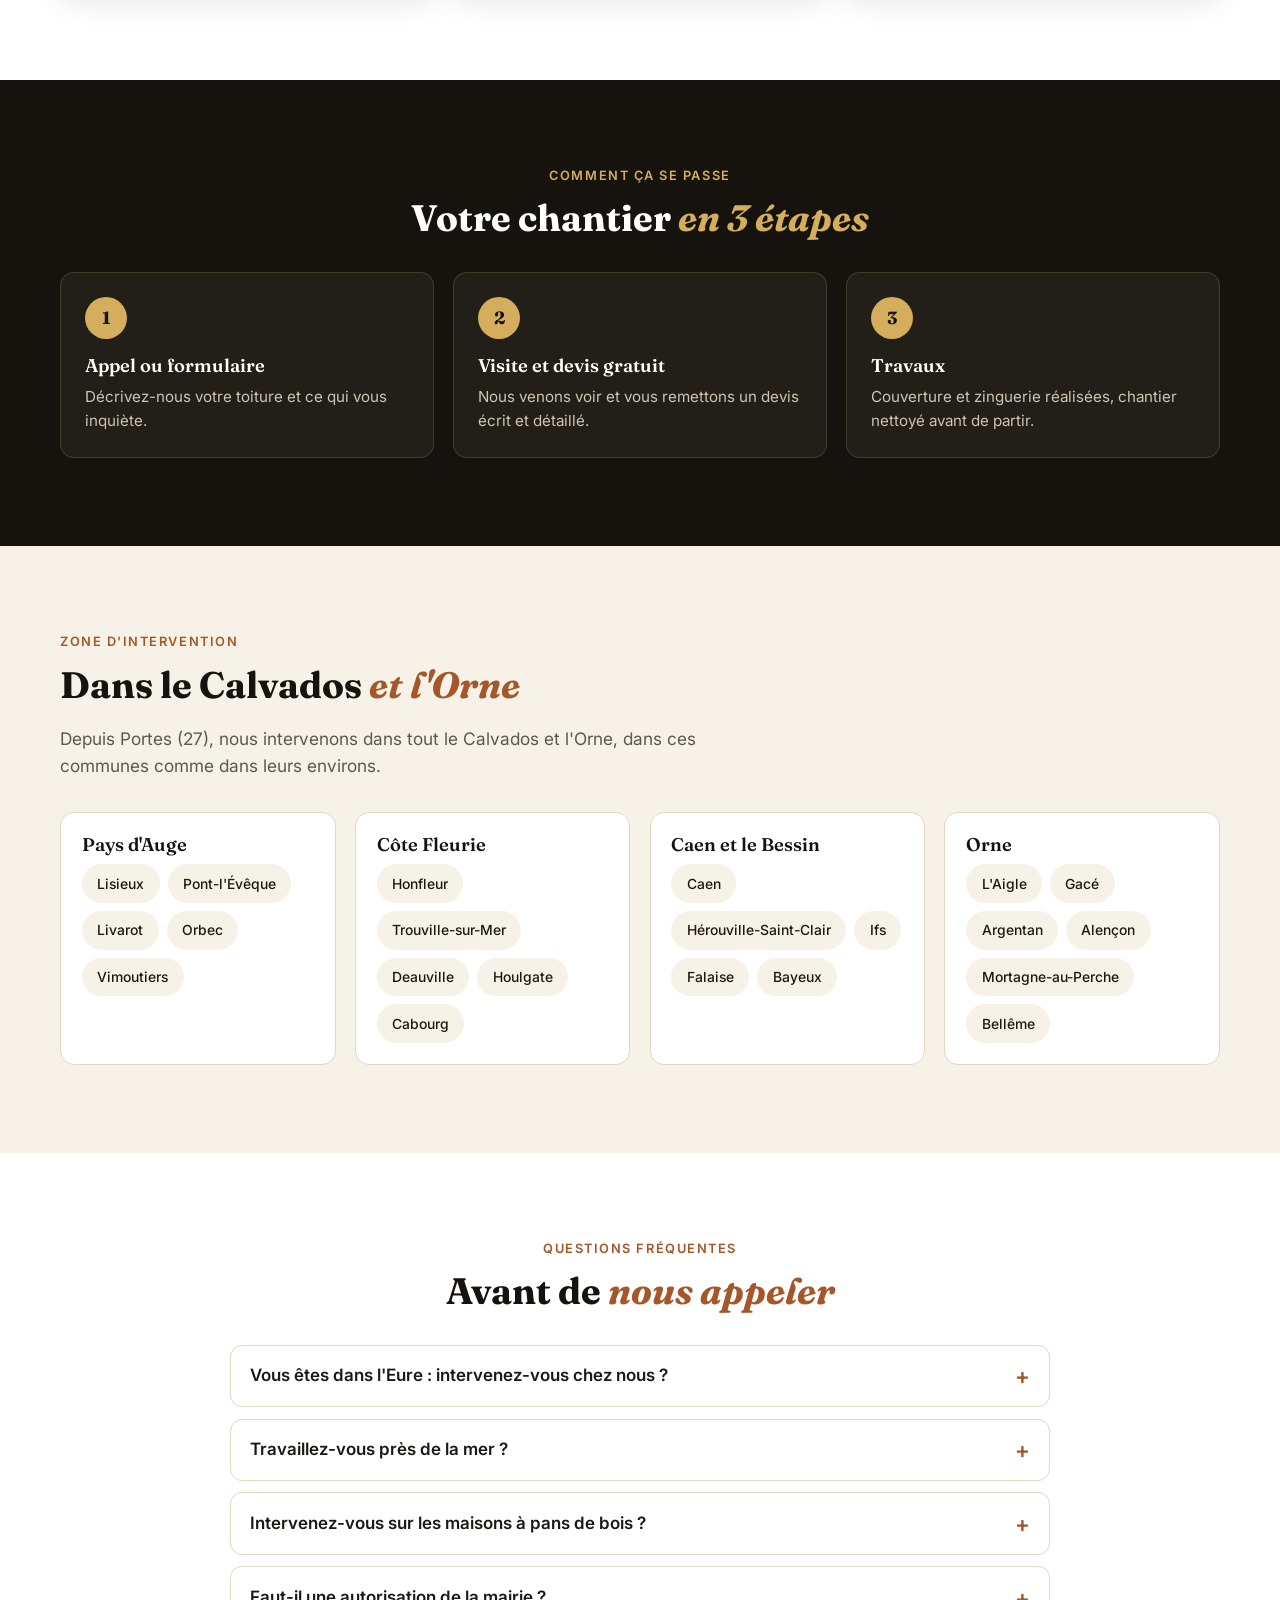
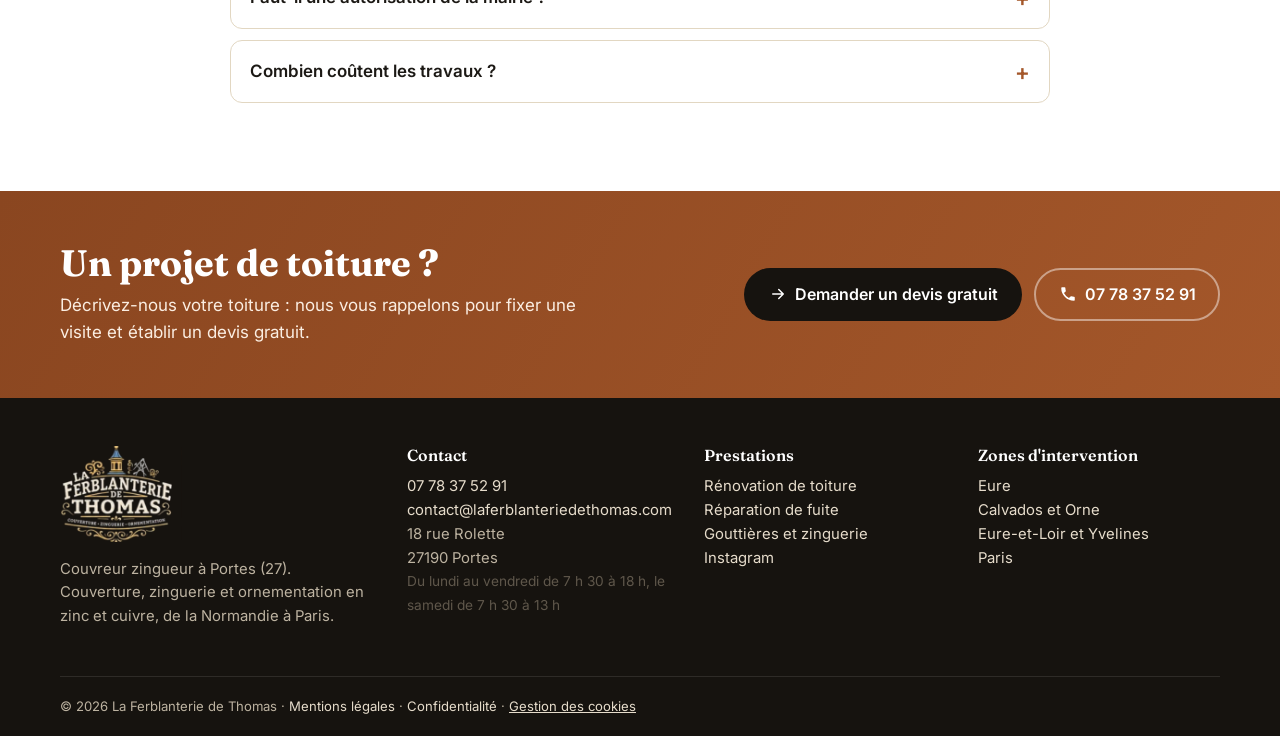
<file: couvreur-calvados-orne.html>
<!DOCTYPE html>
<html lang="fr-FR">
<head>
<meta charset="utf-8">
<meta name="viewport" content="width=device-width, initial-scale=1">
<script>window.dataLayer=window.dataLayer||[];function gtag(){dataLayer.push(arguments);}(function(){var c=null;try{c=JSON.parse(localStorage.getItem('fdt_consent')||'null')}catch(e){}if(c&&(!c.ts||Date.now()-c.ts>182*864e5))c=null;var g=c&&c.v==='granted'?'granted':'denied';gtag('consent','default',{ad_storage:g,ad_user_data:g,ad_personalization:g,analytics_storage:g,functionality_storage:'granted',security_storage:'granted',wait_for_update:500});})();</script>
<!-- Google Tag Manager -->
<script>(function(w,d,s,l,i){w[l]=w[l]||[];w[l].push({'gtm.start':new Date().getTime(),event:'gtm.js'});var f=d.getElementsByTagName(s)[0],j=d.createElement(s),dl=l!='dataLayer'?'&l='+l:'';j.async=true;j.src='https://www.googletagmanager.com/gtm.js?id='+i+dl;f.parentNode.insertBefore(j,f);})(window,document,'script','dataLayer','GTM-5WTF53XD');</script>
<title>Couvreur zingueur Calvados et Orne | La Ferblanterie de Thomas</title>
<meta name="description" content="Rénovation de toiture, réparation de fuites, gouttières et ornementation en zinc et cuivre dans le Calvados et l&#x27;Orne : Lisieux, Caen, Deauville, L&#x27;Aigle, Alençon. Devis gratuit.">
<meta name="robots" content="index, follow, max-image-preview:large">
<link rel="canonical" href="https://laferblanteriedethomas.com/couvreur-calvados-orne.html">
<meta property="og:type" content="website">
<meta property="og:locale" content="fr_FR">
<meta property="og:site_name" content="La Ferblanterie de Thomas">
<meta property="og:title" content="Couvreur zingueur Calvados et Orne | La Ferblanterie de Thomas">
<meta property="og:description" content="Rénovation de toiture, réparation de fuites, gouttières et ornementation en zinc et cuivre dans le Calvados et l&#x27;Orne : Lisieux, Caen, Deauville, L&#x27;Aigle, Alençon. Devis gratuit.">
<meta property="og:image" content="https://laferblanteriedethomas.com/img/hero-accueil.jpg">
<meta property="og:url" content="https://laferblanteriedethomas.com/couvreur-calvados-orne.html">
<meta name="theme-color" content="#16130f">
<link rel="icon" type="image/png" href="img/favicon.png">
<link rel="preconnect" href="https://fonts.googleapis.com">
<link rel="preconnect" href="https://fonts.gstatic.com" crossorigin>
<link href="https://fonts.googleapis.com/css2?family=Fraunces:opsz,wght@9..144,600;9..144,700&family=Inter:wght@400;500;600;700&display=swap" rel="stylesheet">
<link rel="stylesheet" href="style.css?v=1794335660">
<script type="application/ld+json">{"@context": "https://schema.org", "@type": "RoofingContractor", "@id": "https://laferblanteriedethomas.com/#entreprise", "name": "La Ferblanterie de Thomas", "url": "https://laferblanteriedethomas.com/", "telephone": "+33778375291", "image": "https://laferblanteriedethomas.com/img/thomas-toiture-ardoise.jpg", "logo": "https://laferblanteriedethomas.com/img/logo.png", "founder": "Thomas Ferreira Rolo", "address": {"@type": "PostalAddress", "streetAddress": "18 rue Rolette", "postalCode": "27190", "addressLocality": "Portes", "addressRegion": "Normandie", "addressCountry": "FR"}, "geo": {"@type": "GeoCoordinates", "latitude": 49.0316, "longitude": 0.9472}, "areaServed": [{"@type": "AdministrativeArea", "name": "Eure"}, {"@type": "AdministrativeArea", "name": "Calvados"}, {"@type": "AdministrativeArea", "name": "Orne"}, {"@type": "AdministrativeArea", "name": "Eure-et-Loir"}, {"@type": "AdministrativeArea", "name": "Yvelines"}, {"@type": "AdministrativeArea", "name": "Paris"}], "openingHoursSpecification": [{"@type": "OpeningHoursSpecification", "dayOfWeek": ["Monday", "Tuesday", "Wednesday", "Thursday", "Friday"], "opens": "07:30", "closes": "18:00"}, {"@type": "OpeningHoursSpecification", "dayOfWeek": "Saturday", "opens": "07:30", "closes": "13:00"}], "sameAs": ["https://www.instagram.com/laferblanteriedethomas/"], "taxID": "10846826500013", "email": "contact@laferblanteriedethomas.com"}</script>
<script type="application/ld+json">{"@context": "https://schema.org", "@type": "FAQPage", "mainEntity": [{"@type": "Question", "name": "Vous êtes dans l'Eure : intervenez-vous chez nous ?", "acceptedAnswer": {"@type": "Answer", "text": "Oui. Depuis Portes, nous intervenons dans tout le Calvados et l'Orne. Nous venons voir votre toiture et le devis est gratuit."}}, {"@type": "Question", "name": "Travaillez-vous près de la mer ?", "acceptedAnswer": {"@type": "Answer", "text": "Oui. Sur la côte, nous choisissons des fixations en inox et des métaux qui résistent à l'air salin."}}, {"@type": "Question", "name": "Intervenez-vous sur les maisons à pans de bois ?", "acceptedAnswer": {"@type": "Answer", "text": "Oui. Tuile plate ou ardoise, nous reprenons les couvertures du bâti ancien en respectant les matériaux d'origine."}}, {"@type": "Question", "name": "Faut-il une autorisation de la mairie ?", "acceptedAnswer": {"@type": "Answer", "text": "Une réfection à l'identique n'en demande généralement pas. Un changement de matériau ou de couleur passe par une déclaration préalable, et les abords de monuments historiques par l'avis de l'architecte des Bâtiments de France."}}, {"@type": "Question", "name": "Combien coûtent les travaux ?", "acceptedAnswer": {"@type": "Answer", "text": "Le prix dépend de la surface, du matériau, de l'accès et de l'état de la toiture. Nous venons voir et vous remettons un devis gratuit, écrit et détaillé."}}]}</script>
<script type="application/ld+json">{"@context": "https://schema.org", "@type": "BreadcrumbList", "itemListElement": [{"@type": "ListItem", "position": 1, "name": "Accueil", "item": "https://laferblanteriedethomas.com/"}, {"@type": "ListItem", "position": 2, "name": "Couvreur dans le Calvados et l'Orne", "item": "https://laferblanteriedethomas.com/couvreur-calvados-orne.html"}]}</script>
</head>
<body>
<noscript><iframe src="https://www.googletagmanager.com/ns.html?id=GTM-5WTF53XD" height="0" width="0" style="display:none;visibility:hidden"></iframe></noscript><header class="top">
  <div class="wrap top-in">
    <a class="brand" href="./" aria-label="La Ferblanterie de Thomas, accueil"><img src="img/logo-badge.png" width="91" height="72" alt="Logo La Ferblanterie de Thomas"></a>
    <div class="top-cta">
      <a class="btn btn-call" href="tel:+33778375291"><svg viewBox="0 0 24 24" width="18" height="18" aria-hidden="true"><path fill="currentColor" d="M6.6 10.8a15.1 15.1 0 0 0 6.6 6.6l2.2-2.2a1 1 0 0 1 1-.25 11.4 11.4 0 0 0 3.6.57 1 1 0 0 1 1 1V20a1 1 0 0 1-1 1A17 17 0 0 1 3 4a1 1 0 0 1 1-1h3.5a1 1 0 0 1 1 1c0 1.25.2 2.45.57 3.57a1 1 0 0 1-.25 1z"/></svg><span>07 78 37 52 91</span></a>
      <a class="btn btn-main btn-sm top-devis" href="#devis">Devis gratuit</a>
    </div>
  </div>
</header>
<main>
<section class="hero">
  <picture class="hero-bg"><source media="(max-width:720px)" srcset="img/ardoises-liteaux-aretier.jpg"><img src="img/hero-accueil.jpg" alt="" fetchpriority="high"></picture>
  <div class="wrap hero-in">
    <div class="hero-txt">
      <p class="eyebrow">Calvados (14) · Orne (61)</p>
      <h1>Couvreur zingueur <em>dans le Calvados et l'Orne</em></h1>
      <p class="lead">Ardoise, tuile plate, zinc et cuivre : rénovation de toiture, réparation de fuites et gouttières, de Lisieux à Caen et de L&#x27;Aigle à Alençon.</p>
      <div class="cta"><a href="#devis" class="btn btn-main"><svg viewBox="0 0 24 24" width="24" height="24" aria-hidden="true" fill="none" stroke="currentColor" stroke-width="2" stroke-linecap="round" stroke-linejoin="round"><path d="M5 12h14M13 6l6 6-6 6"/></svg>Demander un devis gratuit</a><a href="tel:+33778375291" class="btn btn-ghost"><svg viewBox="0 0 24 24" width="18" height="18" aria-hidden="true"><path fill="currentColor" d="M6.6 10.8a15.1 15.1 0 0 0 6.6 6.6l2.2-2.2a1 1 0 0 1 1-.25 11.4 11.4 0 0 0 3.6.57 1 1 0 0 1 1 1V20a1 1 0 0 1-1 1A17 17 0 0 1 3 4a1 1 0 0 1 1-1h3.5a1 1 0 0 1 1 1c0 1.25.2 2.45.57 3.57a1 1 0 0 1-.25 1z"/></svg><span>07 78 37 52 91</span></a></div>
      <ul class="reas"><li><svg viewBox="0 0 24 24" width="24" height="24" aria-hidden="true" fill="none" stroke="currentColor" stroke-width="2" stroke-linecap="round" stroke-linejoin="round"><path d="M14 3H7a2 2 0 0 0-2 2v14a2 2 0 0 0 2 2h10a2 2 0 0 0 2-2V8z"/><path d="M14 3v5h5M9 13h6M9 17h4"/></svg><span><b>Devis gratuit</b> écrit et détaillé</span></li><li><svg viewBox="0 0 24 24" width="24" height="24" aria-hidden="true" fill="none" stroke="currentColor" stroke-width="2" stroke-linecap="round" stroke-linejoin="round"><circle cx="12" cy="8" r="4"/><path d="M4 21c0-4 3.6-7 8-7s8 3 8 7"/></svg><span><b>Un seul interlocuteur</b> l&#x27;artisan, du devis à la fin du chantier</span></li><li><svg viewBox="0 0 24 24" width="24" height="24" aria-hidden="true" fill="none" stroke="currentColor" stroke-width="2" stroke-linecap="round" stroke-linejoin="round"><path d="M4 20V8l4-4v16M10 20V8l4-4v16M16 20V8l4-4v16"/></svg><span><b>Tous métaux</b> zinc, cuivre, acier, aluminium</span></li><li><svg viewBox="0 0 24 24" width="24" height="24" aria-hidden="true" fill="none" stroke="currentColor" stroke-width="2" stroke-linecap="round" stroke-linejoin="round"><path d="M19 3 11 11"/><path d="M8 10l6 6-2 5-9-9z"/></svg><span><b>Chantier nettoyé</b> avant notre départ</span></li></ul>
    </div>
    <div class="hero-form" id="devis"><form id="devisForm" class="form" method="POST" action="contact.php">
  <h2>Demandez votre devis gratuit</h2>
  <p class="form-sub">Réponse par téléphone pour fixer une visite.</p>
  <input type="hidden" name="Source" value="Couvreur dans le Calvados et l&#x27;Orne"><input type="hidden" name="gclid" value=""><input type="hidden" name="gbraid" value=""><input type="hidden" name="wbraid" value=""><input type="hidden" name="fbclid" value=""><input type="hidden" name="msclkid" value=""><input type="hidden" name="utm_source" value=""><input type="hidden" name="utm_medium" value=""><input type="hidden" name="utm_campaign" value=""><input type="hidden" name="utm_term" value=""><input type="hidden" name="utm_content" value=""><input type="hidden" name="referrer" value=""><input type="hidden" name="landing_page" value="">
  <input type="text" name="_honey" tabindex="-1" autocomplete="off" class="hp" aria-hidden="true">
  <div class="row"><label>Nom et prénom<input type="text" name="Nom" required autocomplete="name"></label>
  <label>Téléphone<input type="tel" name="Téléphone" required autocomplete="tel" inputmode="tel"></label></div>
  <div class="row"><label>E-mail<input type="email" name="Email" required autocomplete="email"></label>
  <label>Commune<input type="text" name="Localité" required autocomplete="address-level2" placeholder="Lisieux, Caen…"></label></div>
  <label>Votre besoin<select name="Besoin" required><option value="" disabled selected>Choisir…</option><option>Rénovation de toiture</option><option>Réparation de fuite</option><option>Gouttières / zinguerie</option><option>Ornementation (épi, girouette…)</option><option>Vérification après tempête</option><option>Autre demande</option></select></label>
  <label>Message <span class="opt">(facultatif)</span><textarea name="Message" rows="3" placeholder="Type de toiture (tuile, ardoise, zinc), problème constaté, accès…"></textarea></label>
  <button type="submit" class="btn btn-main btn-block" data-sending="Envoi…">Recevoir mon devis gratuit</button>
  <p class="form-note">Vos coordonnées servent uniquement à répondre à votre demande. <a href="confidentialite.html">Confidentialité</a></p>
</form></div>
  </div>
</section>
<section class="sec " id="prestations"><div class="wrap"><div class="sec-head"><p class="eyebrow">Nos prestations</p><h2>Couverture, fuites <em>et zinguerie</em></h2><p class="intro">Une seule entreprise pour la couverture et tout ce qui est en métal sur votre toit.</p></div><div class="cards cards-3"><a class="card card-link" href="renovation-toiture.html?zone=calvados-orne"><img src="img/card-renovation.jpg" width="960" height="720" alt="Rénovation de toiture : ardoises posées sur liteaux neufs le long d&#x27;un arêtier" loading="lazy" decoding="async"><div class="card-body"><h3>Rénovation de toiture</h3><p>Réfection complète ou partielle en tuile, ardoise, zinc ou aluminium.</p><span class="more">Voir la prestation <svg viewBox="0 0 24 24" width="24" height="24" aria-hidden="true" fill="none" stroke="currentColor" stroke-width="2" stroke-linecap="round" stroke-linejoin="round"><path d="M5 12h14M13 6l6 6-6 6"/></svg></span></div></a><a class="card card-link" href="reparation-fuite-toiture.html?zone=calvados-orne"><img src="img/card-fuite.jpg" width="1000" height="750" alt="Couvertine métallique et raccord étanche contre le mur d&#x27;une maison" loading="lazy" decoding="async"><div class="card-body"><h3>Réparation de fuite</h3><p>Recherche de l&#x27;origine, puis réparation de la couverture ou de la zinguerie.</p><span class="more">Voir la prestation <svg viewBox="0 0 24 24" width="24" height="24" aria-hidden="true" fill="none" stroke="currentColor" stroke-width="2" stroke-linecap="round" stroke-linejoin="round"><path d="M5 12h14M13 6l6 6-6 6"/></svg></span></div></a><a class="card card-link" href="gouttieres-zinguerie.html?zone=calvados-orne"><img src="img/card-gouttieres.jpg" width="1000" height="750" alt="Gouttière en bout de couverture en aluminium à joint debout anthracite" loading="lazy" decoding="async"><div class="card-body"><h3>Gouttières et zinguerie</h3><p>Gouttières, chéneaux, descentes et habillages en zinc, cuivre ou aluminium.</p><span class="more">Voir la prestation <svg viewBox="0 0 24 24" width="24" height="24" aria-hidden="true" fill="none" stroke="currentColor" stroke-width="2" stroke-linecap="round" stroke-linejoin="round"><path d="M5 12h14M13 6l6 6-6 6"/></svg></span></div></a></div></div></section>
<section class="sec sec-alt" id="toitures"><div class="wrap"><div class="sec-head"><p class="eyebrow">Vos toitures</p><h2>Les toits <em>du Calvados et de l'Orne</em></h2></div><div class="split"><figure class="photo"><img src="img/girouette-cerf-cuivre.jpg" width="900" height="1200" alt="Girouette en cuivre en forme de cerf au sommet d&#x27;un pignon" loading="lazy" decoding="async" style="object-position:50% 30%"><figcaption>Girouette en cuivre posée sur un pignon</figcaption></figure><div><p class="intro">Ardoise des villas, tuile plate des maisons à pans de bois, zinc des lucarnes : chaque toiture est reprise avec des matériaux proches de l&#x27;existant.</p><div class="tiles"><div class="tile"><span class="tile-ico"><svg viewBox="0 0 24 24" width="24" height="24" aria-hidden="true" fill="none" stroke="currentColor" stroke-width="2" stroke-linecap="round" stroke-linejoin="round"><path d="M2 12 12 4l10 8"/><path d="M5 10v10h14V10"/><path d="M10 20v-5h4v5"/></svg></span><div><h3>Ardoise des villas</h3><p>Villas de la Côte Fleurie, de Honfleur à Cabourg, et maisons de Caen.</p></div></div><div class="tile"><span class="tile-ico"><svg viewBox="0 0 24 24" width="24" height="24" aria-hidden="true" fill="none" stroke="currentColor" stroke-width="2" stroke-linecap="round" stroke-linejoin="round"><path d="M3 6h18M3 12h18M3 18h18M8 6v6M16 6v6M12 12v6M4 18v0M20 18v0"/></svg></span><div><h3>Tuile plate de pays</h3><p>Maisons à pans de bois du Pays d&#x27;Auge et longères du Perche.</p></div></div><div class="tile"><span class="tile-ico"><svg viewBox="0 0 24 24" width="24" height="24" aria-hidden="true" fill="none" stroke="currentColor" stroke-width="2" stroke-linecap="round" stroke-linejoin="round"><path d="m12 3 2.7 5.6 6.1.9-4.4 4.3 1 6.1L12 17l-5.4 2.9 1-6.1L3.2 9.5l6.1-.9z"/></svg></span><div><h3>Épis, crêtes et lucarnes</h3><p>Les finitions en zinc ou en cuivre qui coiffent villas et manoirs.</p></div></div><div class="tile"><span class="tile-ico"><svg viewBox="0 0 24 24" width="24" height="24" aria-hidden="true" fill="none" stroke="currentColor" stroke-width="2" stroke-linecap="round" stroke-linejoin="round"><path d="M3 8h11a3 3 0 1 0-3-3M3 12h15a3 3 0 1 1-3 3M3 16h7"/></svg></span><div><h3>Air marin</h3><p>Près de la mer, fixations en inox et métaux qui résistent au sel.</p></div></div></div></div></div></div></section>
<section class="sec " id="realisations"><div class="wrap"><div class="sec-head center"><p class="eyebrow">Nos réalisations</p><h2>Sur nos <em>chantiers</em></h2><p class="intro">Ardoise, joint debout, couvertines et zinguerie : quelques travaux récents.</p></div><div class="gallery"><figure class="photo g-item"><img src="img/joint-debout-alu-appentis-pignon.jpg" width="750" height="1000" alt="Annexe couverte en aluminium à joint debout PREFA anthracite, pignon habillé du même profil" loading="lazy" decoding="async"><figcaption>Joint debout aluminium PREFA, pignon habillé</figcaption></figure><figure class="photo g-item"><img src="img/couvertine-detail-rive.jpg" width="750" height="1000" alt="Détail d&#x27;une couvertine métallique en rive de toiture terrasse" loading="lazy" decoding="async"><figcaption>Couvertine en rive de toiture terrasse</figcaption></figure><figure class="photo g-item"><img src="img/fenetre-de-toit-apres.jpg" width="750" height="1000" alt="Fenêtre de toit neuve avec volet roulant solaire et raccord d&#x27;étanchéité sur tuiles" loading="lazy" decoding="async"><figcaption>Velux neuf et raccord d&#x27;étanchéité</figcaption></figure></div></div></section>
<section class="sec sec-dark" id="methode"><div class="wrap"><div class="sec-head center"><p class="eyebrow">Comment ça se passe</p><h2>Votre chantier <em>en 3 étapes</em></h2></div><ol class="steps"><li><span class="step-n">1</span><h3>Appel ou formulaire</h3><p>Décrivez-nous votre toiture et ce qui vous inquiète.</p></li><li><span class="step-n">2</span><h3>Visite et devis gratuit</h3><p>Nous venons voir et vous remettons un devis écrit et détaillé.</p></li><li><span class="step-n">3</span><h3>Travaux</h3><p>Couverture et zinguerie réalisées, chantier nettoyé avant de partir.</p></li></ol></div></section>
<section class="sec sec-alt" id="zone"><div class="wrap"><div class="sec-head"><p class="eyebrow">Zone d'intervention</p><h2>Dans le Calvados <em>et l'Orne</em></h2><p class="intro">Depuis Portes (27), nous intervenons dans tout le Calvados et l&#x27;Orne, dans ces communes comme dans leurs environs.</p></div><div class="zones"><div class="zone"><h3>Pays d&#x27;Auge</h3><ul class="chips"><li>Lisieux</li><li>Pont-l&#x27;Évêque</li><li>Livarot</li><li>Orbec</li><li>Vimoutiers</li></ul></div><div class="zone"><h3>Côte Fleurie</h3><ul class="chips"><li>Honfleur</li><li>Trouville-sur-Mer</li><li>Deauville</li><li>Houlgate</li><li>Cabourg</li></ul></div><div class="zone"><h3>Caen et le Bessin</h3><ul class="chips"><li>Caen</li><li>Hérouville-Saint-Clair</li><li>Ifs</li><li>Falaise</li><li>Bayeux</li></ul></div><div class="zone"><h3>Orne</h3><ul class="chips"><li>L&#x27;Aigle</li><li>Gacé</li><li>Argentan</li><li>Alençon</li><li>Mortagne-au-Perche</li><li>Bellême</li></ul></div></div></div></section>
<section class="sec " id="faq"><div class="wrap"><div class="sec-head center"><p class="eyebrow">Questions fréquentes</p><h2>Avant de <em>nous appeler</em></h2></div><div class="faq"><details><summary>Vous êtes dans l&#x27;Eure : intervenez-vous chez nous ?</summary><p>Oui. Depuis Portes, nous intervenons dans tout le Calvados et l&#x27;Orne. Nous venons voir votre toiture et le devis est gratuit.</p></details><details><summary>Travaillez-vous près de la mer ?</summary><p>Oui. Sur la côte, nous choisissons des fixations en inox et des métaux qui résistent à l&#x27;air salin.</p></details><details><summary>Intervenez-vous sur les maisons à pans de bois ?</summary><p>Oui. Tuile plate ou ardoise, nous reprenons les couvertures du bâti ancien en respectant les matériaux d&#x27;origine.</p></details><details><summary>Faut-il une autorisation de la mairie ?</summary><p>Une réfection à l&#x27;identique n&#x27;en demande généralement pas. Un changement de matériau ou de couleur passe par une déclaration préalable, et les abords de monuments historiques par l&#x27;avis de l&#x27;architecte des Bâtiments de France.</p></details><details><summary>Combien coûtent les travaux ?</summary><p>Le prix dépend de la surface, du matériau, de l&#x27;accès et de l&#x27;état de la toiture. Nous venons voir et vous remettons un devis gratuit, écrit et détaillé.</p></details></div></div></section>
<section class="band"><div class="wrap band-in"><div><h2>Un projet de toiture ?</h2><p>Décrivez-nous votre toiture : nous vous rappelons pour fixer une visite et établir un devis gratuit.</p></div>
<div class="cta"><a href="#devis" class="btn btn-main"><svg viewBox="0 0 24 24" width="24" height="24" aria-hidden="true" fill="none" stroke="currentColor" stroke-width="2" stroke-linecap="round" stroke-linejoin="round"><path d="M5 12h14M13 6l6 6-6 6"/></svg>Demander un devis gratuit</a><a href="tel:+33778375291" class="btn btn-ghost"><svg viewBox="0 0 24 24" width="18" height="18" aria-hidden="true"><path fill="currentColor" d="M6.6 10.8a15.1 15.1 0 0 0 6.6 6.6l2.2-2.2a1 1 0 0 1 1-.25 11.4 11.4 0 0 0 3.6.57 1 1 0 0 1 1 1V20a1 1 0 0 1-1 1A17 17 0 0 1 3 4a1 1 0 0 1 1-1h3.5a1 1 0 0 1 1 1c0 1.25.2 2.45.57 3.57a1 1 0 0 1-.25 1z"/></svg><span>07 78 37 52 91</span></a></div></div></section></main>
<footer class="foot">
  <div class="wrap foot-in">
    <div><a class="brand" href="./"><img src="img/logo-badge.png" width="122" height="96" alt="" loading="lazy"></a>
      <p>Couvreur zingueur à Portes (27). Couverture, zinguerie et ornementation en zinc et cuivre, de la Normandie à Paris.</p></div>
    <div><h3>Contact</h3><p><a href="tel:+33778375291">07 78 37 52 91</a><br><a href="mailto:contact@laferblanteriedethomas.com">contact@laferblanteriedethomas.com</a><br>18 rue Rolette<br>27190 Portes<br><span class="muted">Du lundi au vendredi de 7 h 30 à 18 h, le samedi de 7 h 30 à 13 h</span></p></div>
    <div><h3>Prestations</h3><p><a href="renovation-toiture.html">Rénovation de toiture</a><br><a href="reparation-fuite-toiture.html">Réparation de fuite</a><br><a href="gouttieres-zinguerie.html">Gouttières et zinguerie</a><br><a href="https://www.instagram.com/laferblanteriedethomas/" rel="noopener">Instagram</a></p></div>
    <div><h3>Zones d'intervention</h3><p><a href="couvreur-eure.html">Eure</a><br><a href="couvreur-calvados-orne.html">Calvados et Orne</a><br><a href="couvreur-eure-et-loir-yvelines.html">Eure-et-Loir et Yvelines</a><br><a href="couvreur-paris.html">Paris</a><br></p></div>
  </div>
  <div class="wrap foot-legal">© 2026 La Ferblanterie de Thomas · <a href="mentions-legales.html">Mentions légales</a> · <a href="confidentialite.html">Confidentialité</a> · <button type="button" class="link-btn" data-consent-open>Gestion des cookies</button></div>
</footer>
<div class="mbar"><a href="tel:+33778375291" class="mbar-call"><svg viewBox="0 0 24 24" width="18" height="18" aria-hidden="true"><path fill="currentColor" d="M6.6 10.8a15.1 15.1 0 0 0 6.6 6.6l2.2-2.2a1 1 0 0 1 1-.25 11.4 11.4 0 0 0 3.6.57 1 1 0 0 1 1 1V20a1 1 0 0 1-1 1A17 17 0 0 1 3 4a1 1 0 0 1 1-1h3.5a1 1 0 0 1 1 1c0 1.25.2 2.45.57 3.57a1 1 0 0 1-.25 1z"/></svg> Appeler</a><a href="#devis" class="mbar-form">Devis gratuit</a></div>
<div class="cookie-banner" id="cookie-banner" role="dialog" aria-labelledby="cookie-title" hidden>
  <div class="cookie-inner">
    <p class="cookie-title" id="cookie-title">Cookies</p>
    <p>Avec votre accord, nous utilisons des cookies Google pour mesurer les demandes de devis et les appels issus de nos annonces. Si vous refusez, aucun de ces cookies n'est déposé et le site fonctionne de la même façon. Votre choix est conservé 6 mois et modifiable via « Gestion des cookies » en bas de page. <a href="confidentialite.html#cookies">En savoir plus</a></p>
    <div class="cookie-actions">
      <button type="button" class="btn cookie-btn" data-consent="denied">Tout refuser</button>
      <button type="button" class="btn cookie-btn" data-consent="granted">Tout accepter</button>
    </div>
  </div>
</div>
<script src="main.js?v=1794335660" defer></script>
</body>
</html>
</file>
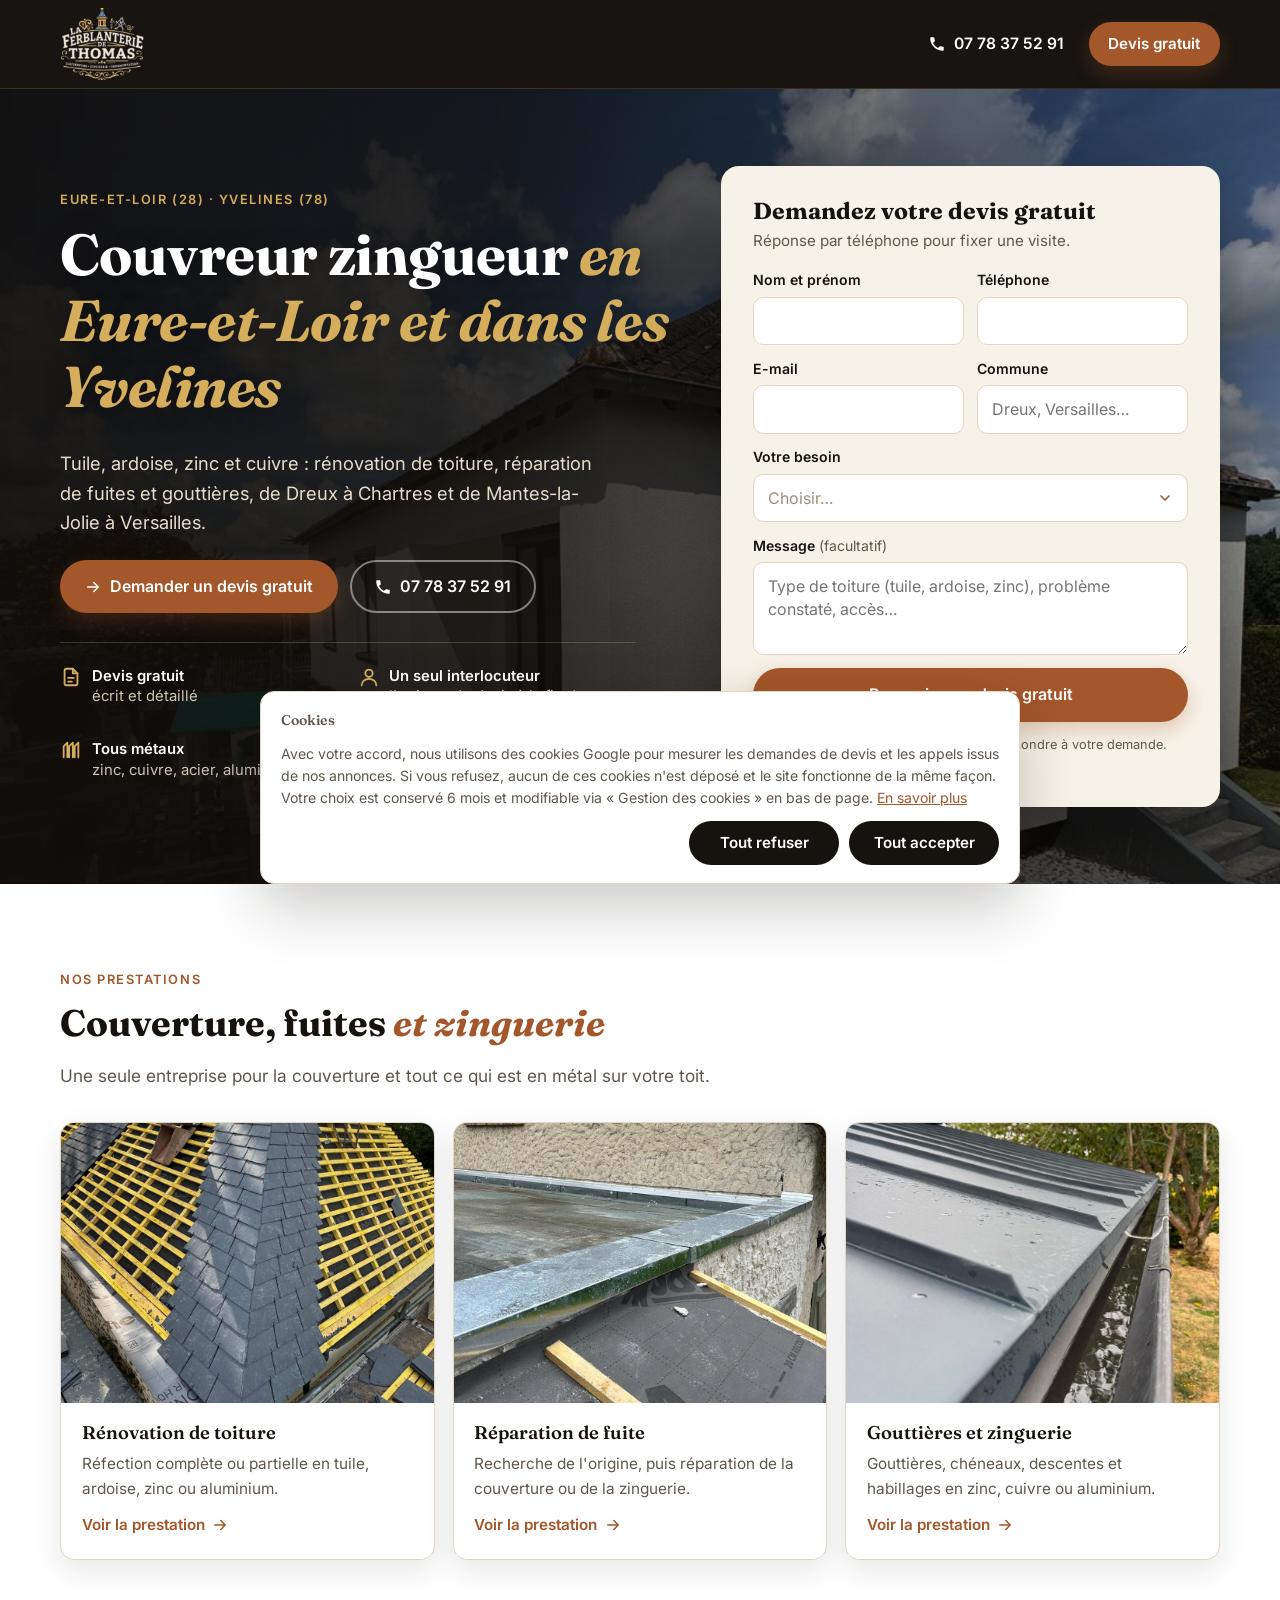
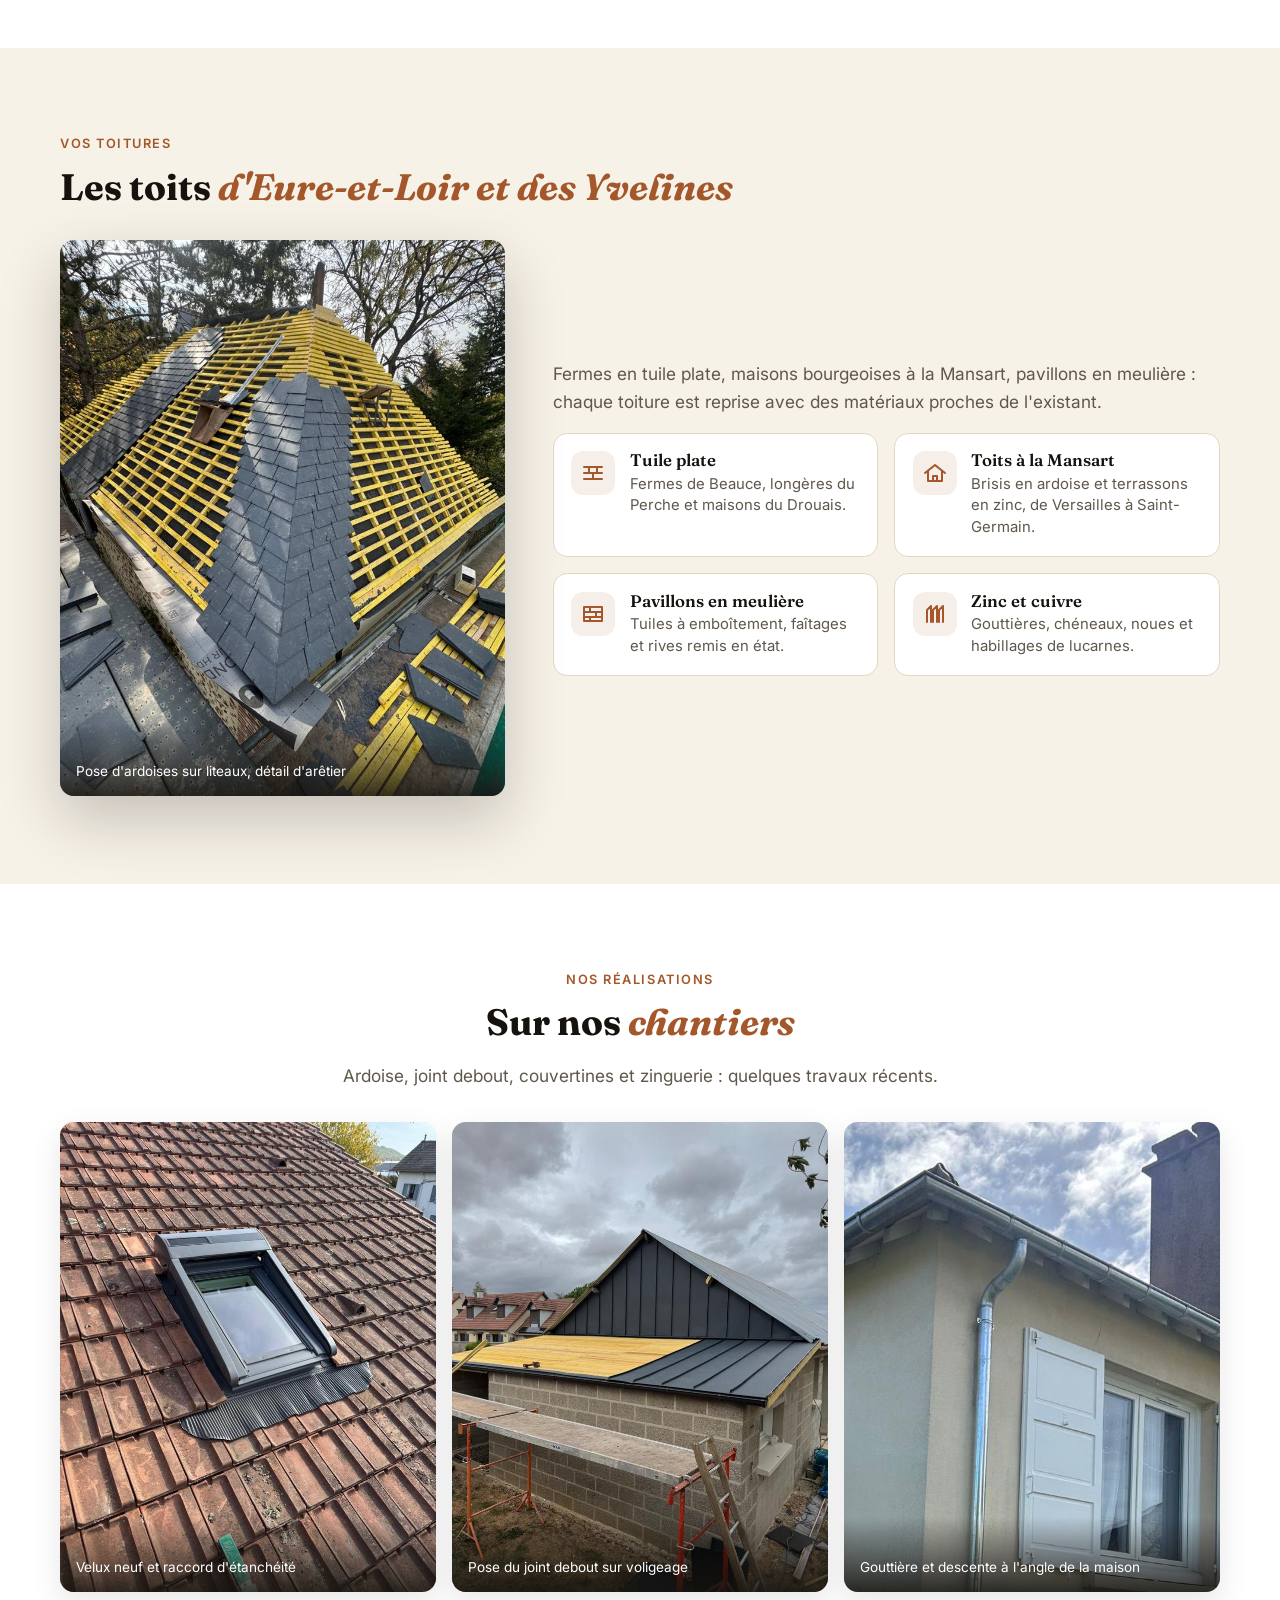
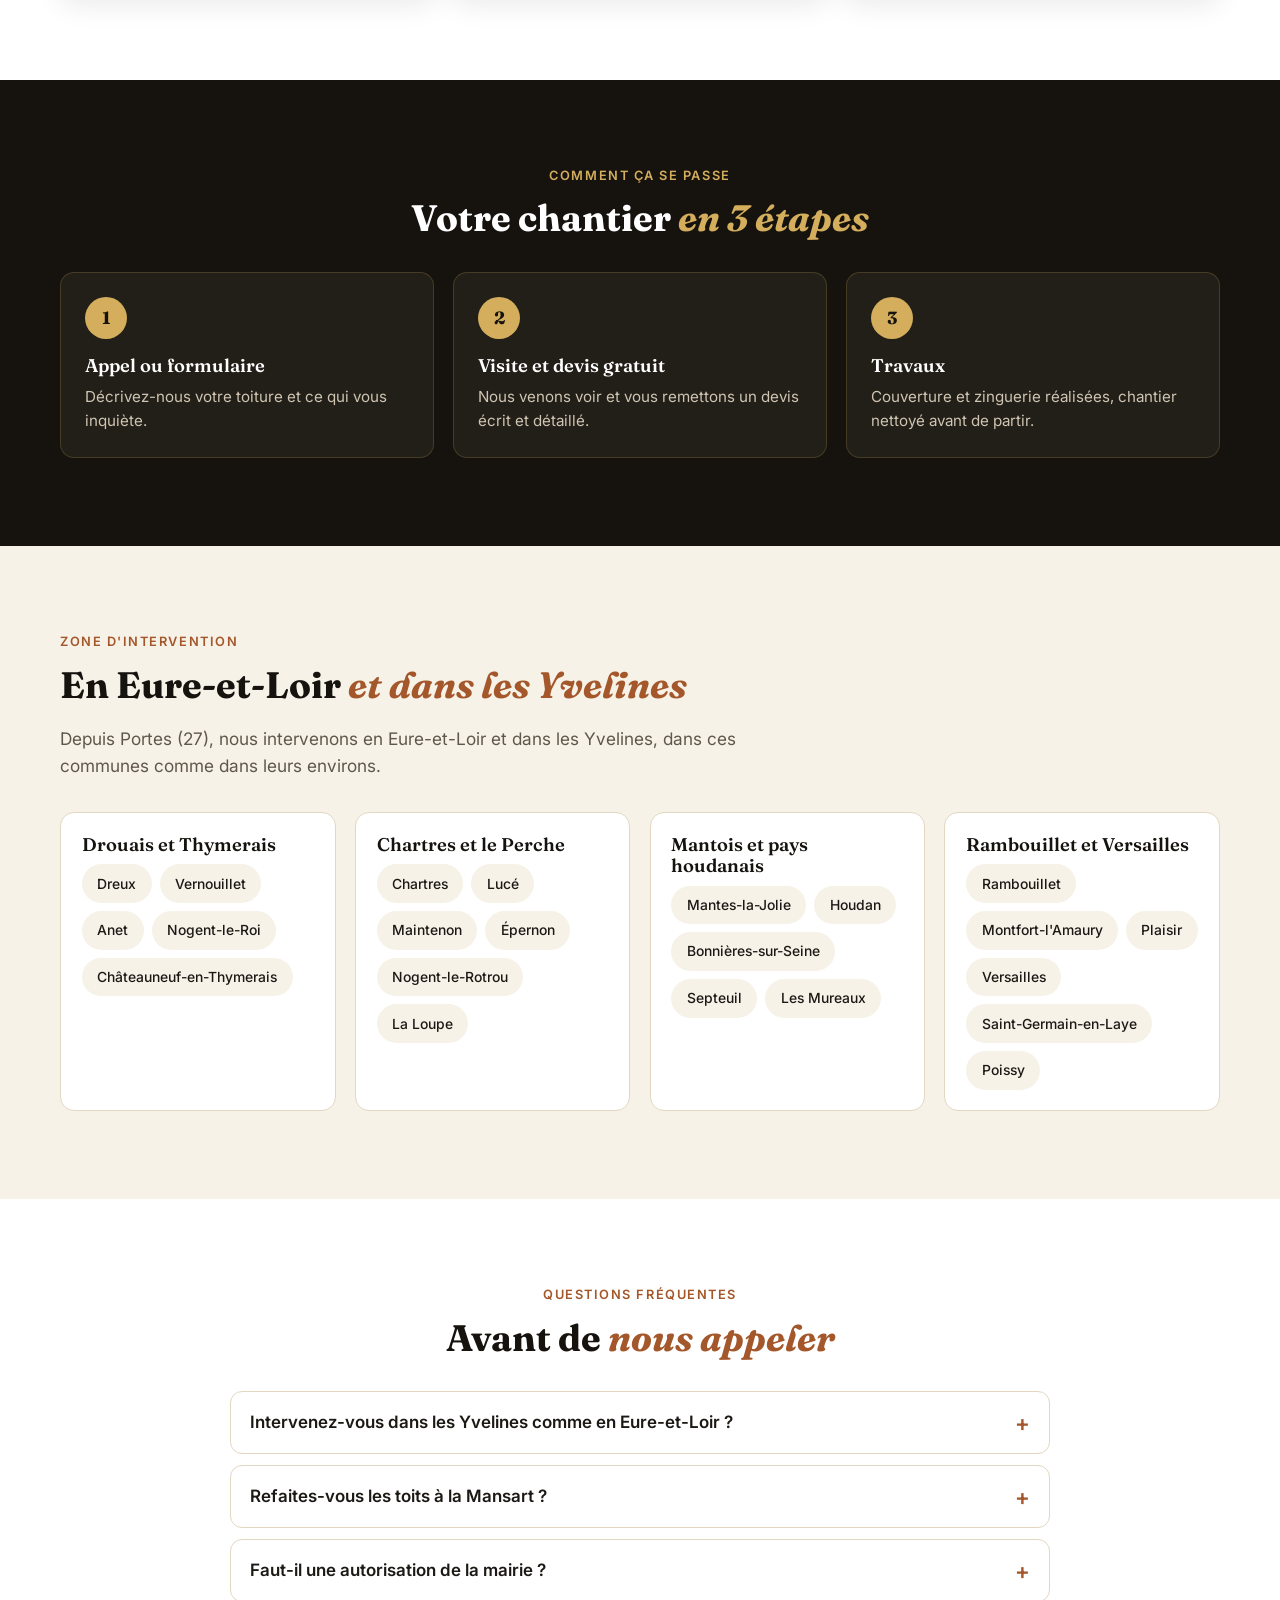
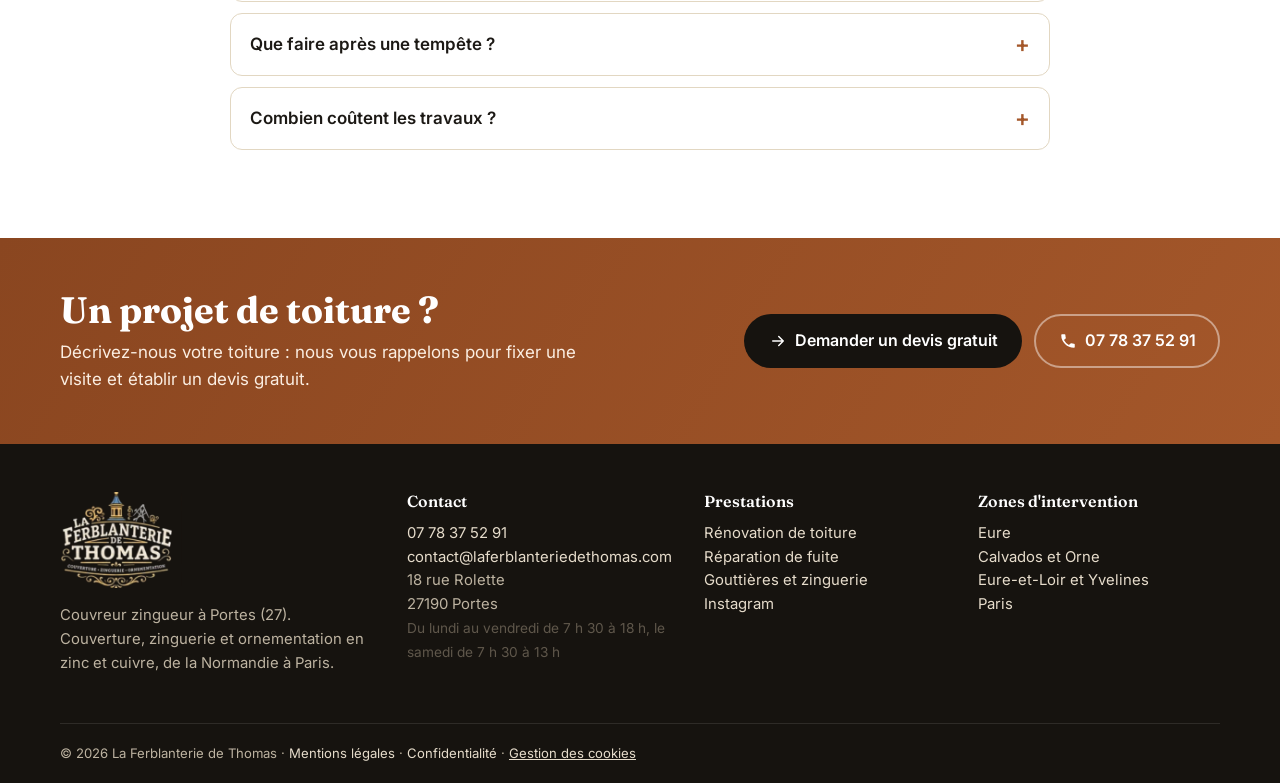
<file: couvreur-eure-et-loir-yvelines.html>
<!DOCTYPE html>
<html lang="fr-FR">
<head>
<meta charset="utf-8">
<meta name="viewport" content="width=device-width, initial-scale=1">
<script>window.dataLayer=window.dataLayer||[];function gtag(){dataLayer.push(arguments);}(function(){var c=null;try{c=JSON.parse(localStorage.getItem('fdt_consent')||'null')}catch(e){}if(c&&(!c.ts||Date.now()-c.ts>182*864e5))c=null;var g=c&&c.v==='granted'?'granted':'denied';gtag('consent','default',{ad_storage:g,ad_user_data:g,ad_personalization:g,analytics_storage:g,functionality_storage:'granted',security_storage:'granted',wait_for_update:500});})();</script>
<!-- Google Tag Manager -->
<script>(function(w,d,s,l,i){w[l]=w[l]||[];w[l].push({'gtm.start':new Date().getTime(),event:'gtm.js'});var f=d.getElementsByTagName(s)[0],j=d.createElement(s),dl=l!='dataLayer'?'&l='+l:'';j.async=true;j.src='https://www.googletagmanager.com/gtm.js?id='+i+dl;f.parentNode.insertBefore(j,f);})(window,document,'script','dataLayer','GTM-5WTF53XD');</script>
<title>Couvreur zingueur Eure-et-Loir et Yvelines | Ferblanterie de Thomas</title>
<meta name="description" content="Rénovation de toiture, réparation de fuites, gouttières et ornementation en Eure-et-Loir et dans les Yvelines : Dreux, Chartres, Mantes-la-Jolie, Rambouillet, Versailles. Devis gratuit.">
<meta name="robots" content="index, follow, max-image-preview:large">
<link rel="canonical" href="https://laferblanteriedethomas.com/couvreur-eure-et-loir-yvelines.html">
<meta property="og:type" content="website">
<meta property="og:locale" content="fr_FR">
<meta property="og:site_name" content="La Ferblanterie de Thomas">
<meta property="og:title" content="Couvreur zingueur Eure-et-Loir et Yvelines | Ferblanterie de Thomas">
<meta property="og:description" content="Rénovation de toiture, réparation de fuites, gouttières et ornementation en Eure-et-Loir et dans les Yvelines : Dreux, Chartres, Mantes-la-Jolie, Rambouillet, Versailles. Devis gratuit.">
<meta property="og:image" content="https://laferblanteriedethomas.com/img/hero-maison-tuiles.jpg">
<meta property="og:url" content="https://laferblanteriedethomas.com/couvreur-eure-et-loir-yvelines.html">
<meta name="theme-color" content="#16130f">
<link rel="icon" type="image/png" href="img/favicon.png">
<link rel="preconnect" href="https://fonts.googleapis.com">
<link rel="preconnect" href="https://fonts.gstatic.com" crossorigin>
<link href="https://fonts.googleapis.com/css2?family=Fraunces:opsz,wght@9..144,600;9..144,700&family=Inter:wght@400;500;600;700&display=swap" rel="stylesheet">
<link rel="stylesheet" href="style.css?v=1794335660">
<script type="application/ld+json">{"@context": "https://schema.org", "@type": "RoofingContractor", "@id": "https://laferblanteriedethomas.com/#entreprise", "name": "La Ferblanterie de Thomas", "url": "https://laferblanteriedethomas.com/", "telephone": "+33778375291", "image": "https://laferblanteriedethomas.com/img/thomas-toiture-ardoise.jpg", "logo": "https://laferblanteriedethomas.com/img/logo.png", "founder": "Thomas Ferreira Rolo", "address": {"@type": "PostalAddress", "streetAddress": "18 rue Rolette", "postalCode": "27190", "addressLocality": "Portes", "addressRegion": "Normandie", "addressCountry": "FR"}, "geo": {"@type": "GeoCoordinates", "latitude": 49.0316, "longitude": 0.9472}, "areaServed": [{"@type": "AdministrativeArea", "name": "Eure"}, {"@type": "AdministrativeArea", "name": "Calvados"}, {"@type": "AdministrativeArea", "name": "Orne"}, {"@type": "AdministrativeArea", "name": "Eure-et-Loir"}, {"@type": "AdministrativeArea", "name": "Yvelines"}, {"@type": "AdministrativeArea", "name": "Paris"}], "openingHoursSpecification": [{"@type": "OpeningHoursSpecification", "dayOfWeek": ["Monday", "Tuesday", "Wednesday", "Thursday", "Friday"], "opens": "07:30", "closes": "18:00"}, {"@type": "OpeningHoursSpecification", "dayOfWeek": "Saturday", "opens": "07:30", "closes": "13:00"}], "sameAs": ["https://www.instagram.com/laferblanteriedethomas/"], "taxID": "10846826500013", "email": "contact@laferblanteriedethomas.com"}</script>
<script type="application/ld+json">{"@context": "https://schema.org", "@type": "FAQPage", "mainEntity": [{"@type": "Question", "name": "Intervenez-vous dans les Yvelines comme en Eure-et-Loir ?", "acceptedAnswer": {"@type": "Answer", "text": "Oui. Depuis Portes (27), nous intervenons de Dreux à Chartres et de Mantes-la-Jolie à Versailles. Nous venons voir votre toiture et le devis est gratuit."}}, {"@type": "Question", "name": "Refaites-vous les toits à la Mansart ?", "acceptedAnswer": {"@type": "Answer", "text": "Oui. Brisis en ardoise, terrasson en zinc, lucarnes et noues : c'est le cœur de notre métier de couvreur zingueur."}}, {"@type": "Question", "name": "Faut-il une autorisation de la mairie ?", "acceptedAnswer": {"@type": "Answer", "text": "Une réfection à l'identique n'en demande généralement pas. Un changement de matériau ou de couleur passe par une déclaration préalable, et les abords de monuments historiques par l'avis de l'architecte des Bâtiments de France."}}, {"@type": "Question", "name": "Que faire après une tempête ?", "acceptedAnswer": {"@type": "Answer", "text": "Ne montez pas sur votre toit. Appelez-nous : nous vérifions la couverture, les faîtages et la zinguerie, puis nous remplaçons ce qui a été arraché ou déplacé."}}, {"@type": "Question", "name": "Combien coûtent les travaux ?", "acceptedAnswer": {"@type": "Answer", "text": "Le prix dépend de la surface, du matériau, de l'accès et de l'état de la toiture. Nous venons voir et vous remettons un devis gratuit, écrit et détaillé."}}]}</script>
<script type="application/ld+json">{"@context": "https://schema.org", "@type": "BreadcrumbList", "itemListElement": [{"@type": "ListItem", "position": 1, "name": "Accueil", "item": "https://laferblanteriedethomas.com/"}, {"@type": "ListItem", "position": 2, "name": "Couvreur en Eure-et-Loir et dans les Yvelines", "item": "https://laferblanteriedethomas.com/couvreur-eure-et-loir-yvelines.html"}]}</script>
</head>
<body>
<noscript><iframe src="https://www.googletagmanager.com/ns.html?id=GTM-5WTF53XD" height="0" width="0" style="display:none;visibility:hidden"></iframe></noscript><header class="top">
  <div class="wrap top-in">
    <a class="brand" href="./" aria-label="La Ferblanterie de Thomas, accueil"><img src="img/logo-badge.png" width="91" height="72" alt="Logo La Ferblanterie de Thomas"></a>
    <div class="top-cta">
      <a class="btn btn-call" href="tel:+33778375291"><svg viewBox="0 0 24 24" width="18" height="18" aria-hidden="true"><path fill="currentColor" d="M6.6 10.8a15.1 15.1 0 0 0 6.6 6.6l2.2-2.2a1 1 0 0 1 1-.25 11.4 11.4 0 0 0 3.6.57 1 1 0 0 1 1 1V20a1 1 0 0 1-1 1A17 17 0 0 1 3 4a1 1 0 0 1 1-1h3.5a1 1 0 0 1 1 1c0 1.25.2 2.45.57 3.57a1 1 0 0 1-.25 1z"/></svg><span>07 78 37 52 91</span></a>
      <a class="btn btn-main btn-sm top-devis" href="#devis">Devis gratuit</a>
    </div>
  </div>
</header>
<main>
<section class="hero">
  <picture class="hero-bg"><source media="(max-width:720px)" srcset="img/hero-maison-tuiles-m.jpg"><img src="img/hero-maison-tuiles.jpg" alt="" fetchpriority="high"></picture>
  <div class="wrap hero-in">
    <div class="hero-txt">
      <p class="eyebrow">Eure-et-Loir (28) · Yvelines (78)</p>
      <h1>Couvreur zingueur <em>en Eure-et-Loir et dans les Yvelines</em></h1>
      <p class="lead">Tuile, ardoise, zinc et cuivre : rénovation de toiture, réparation de fuites et gouttières, de Dreux à Chartres et de Mantes-la-Jolie à Versailles.</p>
      <div class="cta"><a href="#devis" class="btn btn-main"><svg viewBox="0 0 24 24" width="24" height="24" aria-hidden="true" fill="none" stroke="currentColor" stroke-width="2" stroke-linecap="round" stroke-linejoin="round"><path d="M5 12h14M13 6l6 6-6 6"/></svg>Demander un devis gratuit</a><a href="tel:+33778375291" class="btn btn-ghost"><svg viewBox="0 0 24 24" width="18" height="18" aria-hidden="true"><path fill="currentColor" d="M6.6 10.8a15.1 15.1 0 0 0 6.6 6.6l2.2-2.2a1 1 0 0 1 1-.25 11.4 11.4 0 0 0 3.6.57 1 1 0 0 1 1 1V20a1 1 0 0 1-1 1A17 17 0 0 1 3 4a1 1 0 0 1 1-1h3.5a1 1 0 0 1 1 1c0 1.25.2 2.45.57 3.57a1 1 0 0 1-.25 1z"/></svg><span>07 78 37 52 91</span></a></div>
      <ul class="reas"><li><svg viewBox="0 0 24 24" width="24" height="24" aria-hidden="true" fill="none" stroke="currentColor" stroke-width="2" stroke-linecap="round" stroke-linejoin="round"><path d="M14 3H7a2 2 0 0 0-2 2v14a2 2 0 0 0 2 2h10a2 2 0 0 0 2-2V8z"/><path d="M14 3v5h5M9 13h6M9 17h4"/></svg><span><b>Devis gratuit</b> écrit et détaillé</span></li><li><svg viewBox="0 0 24 24" width="24" height="24" aria-hidden="true" fill="none" stroke="currentColor" stroke-width="2" stroke-linecap="round" stroke-linejoin="round"><circle cx="12" cy="8" r="4"/><path d="M4 21c0-4 3.6-7 8-7s8 3 8 7"/></svg><span><b>Un seul interlocuteur</b> l&#x27;artisan, du devis à la fin du chantier</span></li><li><svg viewBox="0 0 24 24" width="24" height="24" aria-hidden="true" fill="none" stroke="currentColor" stroke-width="2" stroke-linecap="round" stroke-linejoin="round"><path d="M4 20V8l4-4v16M10 20V8l4-4v16M16 20V8l4-4v16"/></svg><span><b>Tous métaux</b> zinc, cuivre, acier, aluminium</span></li><li><svg viewBox="0 0 24 24" width="24" height="24" aria-hidden="true" fill="none" stroke="currentColor" stroke-width="2" stroke-linecap="round" stroke-linejoin="round"><path d="M19 3 11 11"/><path d="M8 10l6 6-2 5-9-9z"/></svg><span><b>Chantier nettoyé</b> avant notre départ</span></li></ul>
    </div>
    <div class="hero-form" id="devis"><form id="devisForm" class="form" method="POST" action="contact.php">
  <h2>Demandez votre devis gratuit</h2>
  <p class="form-sub">Réponse par téléphone pour fixer une visite.</p>
  <input type="hidden" name="Source" value="Couvreur en Eure-et-Loir et dans les Yvelines"><input type="hidden" name="gclid" value=""><input type="hidden" name="gbraid" value=""><input type="hidden" name="wbraid" value=""><input type="hidden" name="fbclid" value=""><input type="hidden" name="msclkid" value=""><input type="hidden" name="utm_source" value=""><input type="hidden" name="utm_medium" value=""><input type="hidden" name="utm_campaign" value=""><input type="hidden" name="utm_term" value=""><input type="hidden" name="utm_content" value=""><input type="hidden" name="referrer" value=""><input type="hidden" name="landing_page" value="">
  <input type="text" name="_honey" tabindex="-1" autocomplete="off" class="hp" aria-hidden="true">
  <div class="row"><label>Nom et prénom<input type="text" name="Nom" required autocomplete="name"></label>
  <label>Téléphone<input type="tel" name="Téléphone" required autocomplete="tel" inputmode="tel"></label></div>
  <div class="row"><label>E-mail<input type="email" name="Email" required autocomplete="email"></label>
  <label>Commune<input type="text" name="Localité" required autocomplete="address-level2" placeholder="Dreux, Versailles…"></label></div>
  <label>Votre besoin<select name="Besoin" required><option value="" disabled selected>Choisir…</option><option>Rénovation de toiture</option><option>Réparation de fuite</option><option>Gouttières / zinguerie</option><option>Ornementation (épi, girouette…)</option><option>Vérification après tempête</option><option>Autre demande</option></select></label>
  <label>Message <span class="opt">(facultatif)</span><textarea name="Message" rows="3" placeholder="Type de toiture (tuile, ardoise, zinc), problème constaté, accès…"></textarea></label>
  <button type="submit" class="btn btn-main btn-block" data-sending="Envoi…">Recevoir mon devis gratuit</button>
  <p class="form-note">Vos coordonnées servent uniquement à répondre à votre demande. <a href="confidentialite.html">Confidentialité</a></p>
</form></div>
  </div>
</section>
<section class="sec " id="prestations"><div class="wrap"><div class="sec-head"><p class="eyebrow">Nos prestations</p><h2>Couverture, fuites <em>et zinguerie</em></h2><p class="intro">Une seule entreprise pour la couverture et tout ce qui est en métal sur votre toit.</p></div><div class="cards cards-3"><a class="card card-link" href="renovation-toiture.html?zone=eure-et-loir-yvelines"><img src="img/card-renovation.jpg" width="960" height="720" alt="Rénovation de toiture : ardoises posées sur liteaux neufs le long d&#x27;un arêtier" loading="lazy" decoding="async"><div class="card-body"><h3>Rénovation de toiture</h3><p>Réfection complète ou partielle en tuile, ardoise, zinc ou aluminium.</p><span class="more">Voir la prestation <svg viewBox="0 0 24 24" width="24" height="24" aria-hidden="true" fill="none" stroke="currentColor" stroke-width="2" stroke-linecap="round" stroke-linejoin="round"><path d="M5 12h14M13 6l6 6-6 6"/></svg></span></div></a><a class="card card-link" href="reparation-fuite-toiture.html?zone=eure-et-loir-yvelines"><img src="img/card-fuite.jpg" width="1000" height="750" alt="Couvertine métallique et raccord étanche contre le mur d&#x27;une maison" loading="lazy" decoding="async"><div class="card-body"><h3>Réparation de fuite</h3><p>Recherche de l&#x27;origine, puis réparation de la couverture ou de la zinguerie.</p><span class="more">Voir la prestation <svg viewBox="0 0 24 24" width="24" height="24" aria-hidden="true" fill="none" stroke="currentColor" stroke-width="2" stroke-linecap="round" stroke-linejoin="round"><path d="M5 12h14M13 6l6 6-6 6"/></svg></span></div></a><a class="card card-link" href="gouttieres-zinguerie.html?zone=eure-et-loir-yvelines"><img src="img/card-gouttieres.jpg" width="1000" height="750" alt="Gouttière en bout de couverture en aluminium à joint debout anthracite" loading="lazy" decoding="async"><div class="card-body"><h3>Gouttières et zinguerie</h3><p>Gouttières, chéneaux, descentes et habillages en zinc, cuivre ou aluminium.</p><span class="more">Voir la prestation <svg viewBox="0 0 24 24" width="24" height="24" aria-hidden="true" fill="none" stroke="currentColor" stroke-width="2" stroke-linecap="round" stroke-linejoin="round"><path d="M5 12h14M13 6l6 6-6 6"/></svg></span></div></a></div></div></section>
<section class="sec sec-alt" id="toitures"><div class="wrap"><div class="sec-head"><p class="eyebrow">Vos toitures</p><h2>Les toits <em>d'Eure-et-Loir et des Yvelines</em></h2></div><div class="split"><figure class="photo"><img src="img/ardoises-liteaux-aretier.jpg" width="750" height="1000" alt="Ardoises posées sur liteaux le long d&#x27;un arêtier, chantier en cours" loading="lazy" decoding="async" style="object-position:50% 30%"><figcaption>Pose d&#x27;ardoises sur liteaux, détail d&#x27;arêtier</figcaption></figure><div><p class="intro">Fermes en tuile plate, maisons bourgeoises à la Mansart, pavillons en meulière : chaque toiture est reprise avec des matériaux proches de l&#x27;existant.</p><div class="tiles"><div class="tile"><span class="tile-ico"><svg viewBox="0 0 24 24" width="24" height="24" aria-hidden="true" fill="none" stroke="currentColor" stroke-width="2" stroke-linecap="round" stroke-linejoin="round"><path d="M3 6h18M3 12h18M3 18h18M8 6v6M16 6v6M12 12v6M4 18v0M20 18v0"/></svg></span><div><h3>Tuile plate</h3><p>Fermes de Beauce, longères du Perche et maisons du Drouais.</p></div></div><div class="tile"><span class="tile-ico"><svg viewBox="0 0 24 24" width="24" height="24" aria-hidden="true" fill="none" stroke="currentColor" stroke-width="2" stroke-linecap="round" stroke-linejoin="round"><path d="M2 12 12 4l10 8"/><path d="M5 10v10h14V10"/><path d="M10 20v-5h4v5"/></svg></span><div><h3>Toits à la Mansart</h3><p>Brisis en ardoise et terrassons en zinc, de Versailles à Saint-Germain.</p></div></div><div class="tile"><span class="tile-ico"><svg viewBox="0 0 24 24" width="24" height="24" aria-hidden="true" fill="none" stroke="currentColor" stroke-width="2" stroke-linecap="round" stroke-linejoin="round"><path d="M3 5h18v14H3zM3 10h18M3 15h18M9 5v5M15 10v5M9 15v4"/></svg></span><div><h3>Pavillons en meulière</h3><p>Tuiles à emboîtement, faîtages et rives remis en état.</p></div></div><div class="tile"><span class="tile-ico"><svg viewBox="0 0 24 24" width="24" height="24" aria-hidden="true" fill="none" stroke="currentColor" stroke-width="2" stroke-linecap="round" stroke-linejoin="round"><path d="M4 20V8l4-4v16M10 20V8l4-4v16M16 20V8l4-4v16"/></svg></span><div><h3>Zinc et cuivre</h3><p>Gouttières, chéneaux, noues et habillages de lucarnes.</p></div></div></div></div></div></div></section>
<section class="sec " id="realisations"><div class="wrap"><div class="sec-head center"><p class="eyebrow">Nos réalisations</p><h2>Sur nos <em>chantiers</em></h2><p class="intro">Ardoise, joint debout, couvertines et zinguerie : quelques travaux récents.</p></div><div class="gallery"><figure class="photo g-item"><img src="img/fenetre-de-toit-apres.jpg" width="750" height="1000" alt="Fenêtre de toit neuve avec volet roulant solaire et raccord d&#x27;étanchéité sur tuiles" loading="lazy" decoding="async"><figcaption>Velux neuf et raccord d&#x27;étanchéité</figcaption></figure><figure class="photo g-item"><img src="img/joint-debout-alu-pose-en-cours.jpg" width="750" height="1000" alt="Pose de l&#x27;aluminium à joint debout anthracite sur voligeage bois, échafaudage en place" loading="lazy" decoding="async"><figcaption>Pose du joint debout sur voligeage</figcaption></figure><figure class="photo g-item"><img src="img/gouttiere-descente-angle.jpg" width="560" height="700" alt="Gouttière et descente métalliques à l&#x27;angle d&#x27;une maison aux volets blancs" loading="lazy" decoding="async"><figcaption>Gouttière et descente à l&#x27;angle de la maison</figcaption></figure></div></div></section>
<section class="sec sec-dark" id="methode"><div class="wrap"><div class="sec-head center"><p class="eyebrow">Comment ça se passe</p><h2>Votre chantier <em>en 3 étapes</em></h2></div><ol class="steps"><li><span class="step-n">1</span><h3>Appel ou formulaire</h3><p>Décrivez-nous votre toiture et ce qui vous inquiète.</p></li><li><span class="step-n">2</span><h3>Visite et devis gratuit</h3><p>Nous venons voir et vous remettons un devis écrit et détaillé.</p></li><li><span class="step-n">3</span><h3>Travaux</h3><p>Couverture et zinguerie réalisées, chantier nettoyé avant de partir.</p></li></ol></div></section>
<section class="sec sec-alt" id="zone"><div class="wrap"><div class="sec-head"><p class="eyebrow">Zone d'intervention</p><h2>En Eure-et-Loir <em>et dans les Yvelines</em></h2><p class="intro">Depuis Portes (27), nous intervenons en Eure-et-Loir et dans les Yvelines, dans ces communes comme dans leurs environs.</p></div><div class="zones"><div class="zone"><h3>Drouais et Thymerais</h3><ul class="chips"><li>Dreux</li><li>Vernouillet</li><li>Anet</li><li>Nogent-le-Roi</li><li>Châteauneuf-en-Thymerais</li></ul></div><div class="zone"><h3>Chartres et le Perche</h3><ul class="chips"><li>Chartres</li><li>Lucé</li><li>Maintenon</li><li>Épernon</li><li>Nogent-le-Rotrou</li><li>La Loupe</li></ul></div><div class="zone"><h3>Mantois et pays houdanais</h3><ul class="chips"><li>Mantes-la-Jolie</li><li>Houdan</li><li>Bonnières-sur-Seine</li><li>Septeuil</li><li>Les Mureaux</li></ul></div><div class="zone"><h3>Rambouillet et Versailles</h3><ul class="chips"><li>Rambouillet</li><li>Montfort-l&#x27;Amaury</li><li>Plaisir</li><li>Versailles</li><li>Saint-Germain-en-Laye</li><li>Poissy</li></ul></div></div></div></section>
<section class="sec " id="faq"><div class="wrap"><div class="sec-head center"><p class="eyebrow">Questions fréquentes</p><h2>Avant de <em>nous appeler</em></h2></div><div class="faq"><details><summary>Intervenez-vous dans les Yvelines comme en Eure-et-Loir ?</summary><p>Oui. Depuis Portes (27), nous intervenons de Dreux à Chartres et de Mantes-la-Jolie à Versailles. Nous venons voir votre toiture et le devis est gratuit.</p></details><details><summary>Refaites-vous les toits à la Mansart ?</summary><p>Oui. Brisis en ardoise, terrasson en zinc, lucarnes et noues : c&#x27;est le cœur de notre métier de couvreur zingueur.</p></details><details><summary>Faut-il une autorisation de la mairie ?</summary><p>Une réfection à l&#x27;identique n&#x27;en demande généralement pas. Un changement de matériau ou de couleur passe par une déclaration préalable, et les abords de monuments historiques par l&#x27;avis de l&#x27;architecte des Bâtiments de France.</p></details><details><summary>Que faire après une tempête ?</summary><p>Ne montez pas sur votre toit. Appelez-nous : nous vérifions la couverture, les faîtages et la zinguerie, puis nous remplaçons ce qui a été arraché ou déplacé.</p></details><details><summary>Combien coûtent les travaux ?</summary><p>Le prix dépend de la surface, du matériau, de l&#x27;accès et de l&#x27;état de la toiture. Nous venons voir et vous remettons un devis gratuit, écrit et détaillé.</p></details></div></div></section>
<section class="band"><div class="wrap band-in"><div><h2>Un projet de toiture ?</h2><p>Décrivez-nous votre toiture : nous vous rappelons pour fixer une visite et établir un devis gratuit.</p></div>
<div class="cta"><a href="#devis" class="btn btn-main"><svg viewBox="0 0 24 24" width="24" height="24" aria-hidden="true" fill="none" stroke="currentColor" stroke-width="2" stroke-linecap="round" stroke-linejoin="round"><path d="M5 12h14M13 6l6 6-6 6"/></svg>Demander un devis gratuit</a><a href="tel:+33778375291" class="btn btn-ghost"><svg viewBox="0 0 24 24" width="18" height="18" aria-hidden="true"><path fill="currentColor" d="M6.6 10.8a15.1 15.1 0 0 0 6.6 6.6l2.2-2.2a1 1 0 0 1 1-.25 11.4 11.4 0 0 0 3.6.57 1 1 0 0 1 1 1V20a1 1 0 0 1-1 1A17 17 0 0 1 3 4a1 1 0 0 1 1-1h3.5a1 1 0 0 1 1 1c0 1.25.2 2.45.57 3.57a1 1 0 0 1-.25 1z"/></svg><span>07 78 37 52 91</span></a></div></div></section></main>
<footer class="foot">
  <div class="wrap foot-in">
    <div><a class="brand" href="./"><img src="img/logo-badge.png" width="122" height="96" alt="" loading="lazy"></a>
      <p>Couvreur zingueur à Portes (27). Couverture, zinguerie et ornementation en zinc et cuivre, de la Normandie à Paris.</p></div>
    <div><h3>Contact</h3><p><a href="tel:+33778375291">07 78 37 52 91</a><br><a href="mailto:contact@laferblanteriedethomas.com">contact@laferblanteriedethomas.com</a><br>18 rue Rolette<br>27190 Portes<br><span class="muted">Du lundi au vendredi de 7 h 30 à 18 h, le samedi de 7 h 30 à 13 h</span></p></div>
    <div><h3>Prestations</h3><p><a href="renovation-toiture.html">Rénovation de toiture</a><br><a href="reparation-fuite-toiture.html">Réparation de fuite</a><br><a href="gouttieres-zinguerie.html">Gouttières et zinguerie</a><br><a href="https://www.instagram.com/laferblanteriedethomas/" rel="noopener">Instagram</a></p></div>
    <div><h3>Zones d'intervention</h3><p><a href="couvreur-eure.html">Eure</a><br><a href="couvreur-calvados-orne.html">Calvados et Orne</a><br><a href="couvreur-eure-et-loir-yvelines.html">Eure-et-Loir et Yvelines</a><br><a href="couvreur-paris.html">Paris</a><br></p></div>
  </div>
  <div class="wrap foot-legal">© 2026 La Ferblanterie de Thomas · <a href="mentions-legales.html">Mentions légales</a> · <a href="confidentialite.html">Confidentialité</a> · <button type="button" class="link-btn" data-consent-open>Gestion des cookies</button></div>
</footer>
<div class="mbar"><a href="tel:+33778375291" class="mbar-call"><svg viewBox="0 0 24 24" width="18" height="18" aria-hidden="true"><path fill="currentColor" d="M6.6 10.8a15.1 15.1 0 0 0 6.6 6.6l2.2-2.2a1 1 0 0 1 1-.25 11.4 11.4 0 0 0 3.6.57 1 1 0 0 1 1 1V20a1 1 0 0 1-1 1A17 17 0 0 1 3 4a1 1 0 0 1 1-1h3.5a1 1 0 0 1 1 1c0 1.25.2 2.45.57 3.57a1 1 0 0 1-.25 1z"/></svg> Appeler</a><a href="#devis" class="mbar-form">Devis gratuit</a></div>
<div class="cookie-banner" id="cookie-banner" role="dialog" aria-labelledby="cookie-title" hidden>
  <div class="cookie-inner">
    <p class="cookie-title" id="cookie-title">Cookies</p>
    <p>Avec votre accord, nous utilisons des cookies Google pour mesurer les demandes de devis et les appels issus de nos annonces. Si vous refusez, aucun de ces cookies n'est déposé et le site fonctionne de la même façon. Votre choix est conservé 6 mois et modifiable via « Gestion des cookies » en bas de page. <a href="confidentialite.html#cookies">En savoir plus</a></p>
    <div class="cookie-actions">
      <button type="button" class="btn cookie-btn" data-consent="denied">Tout refuser</button>
      <button type="button" class="btn cookie-btn" data-consent="granted">Tout accepter</button>
    </div>
  </div>
</div>
<script src="main.js?v=1794335660" defer></script>
</body>
</html>
</file>
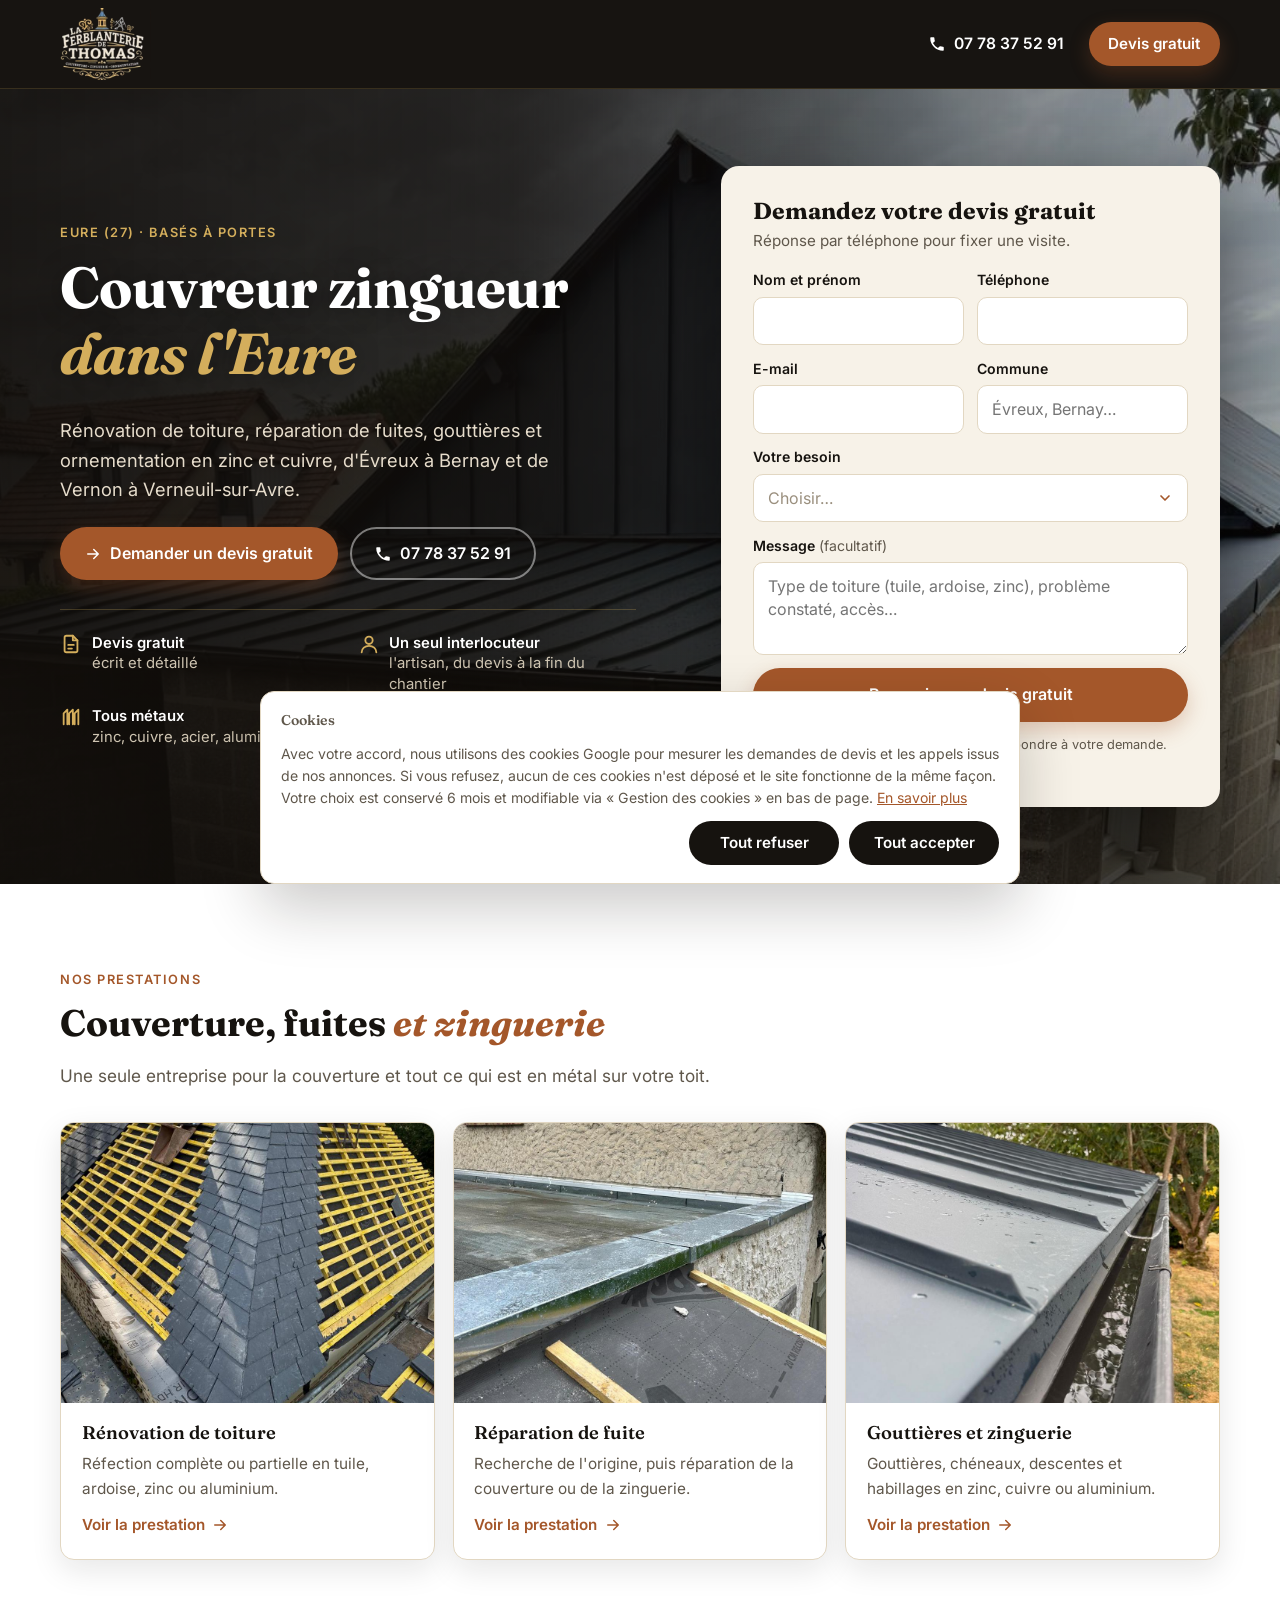
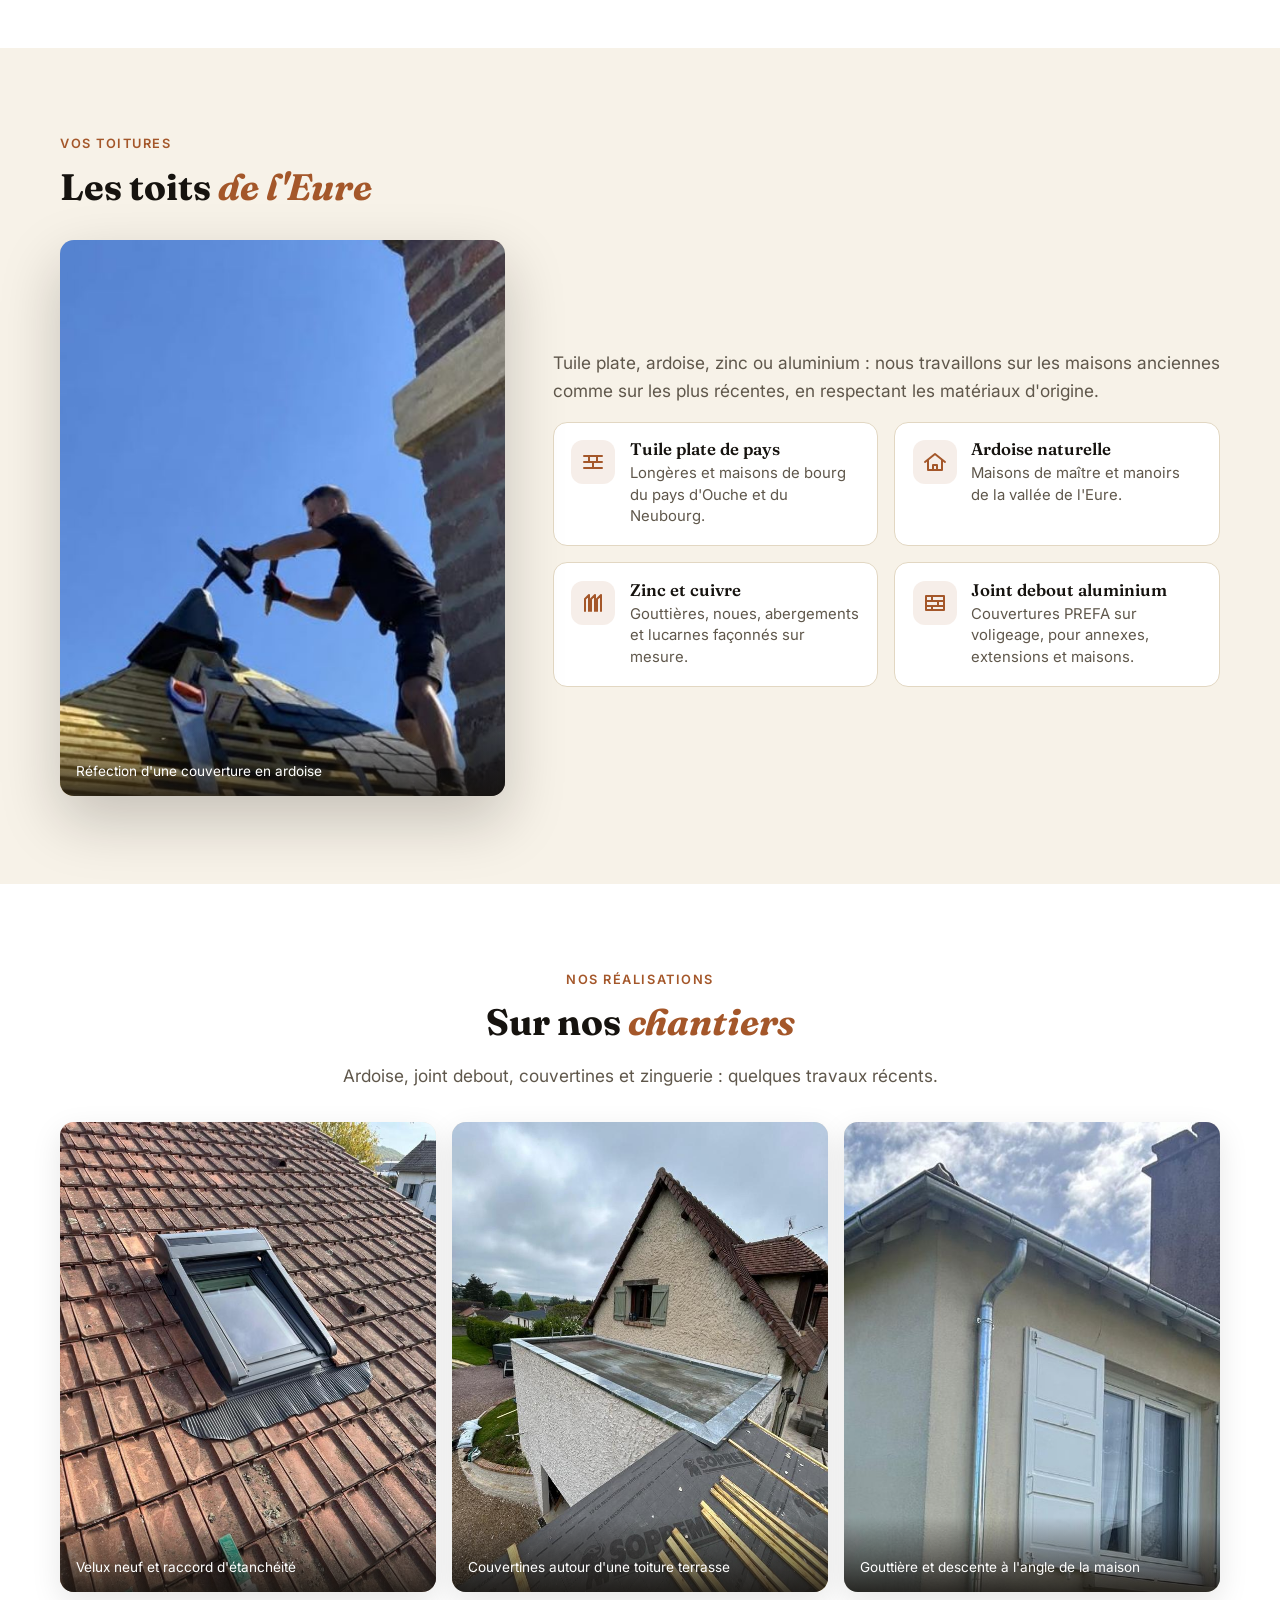
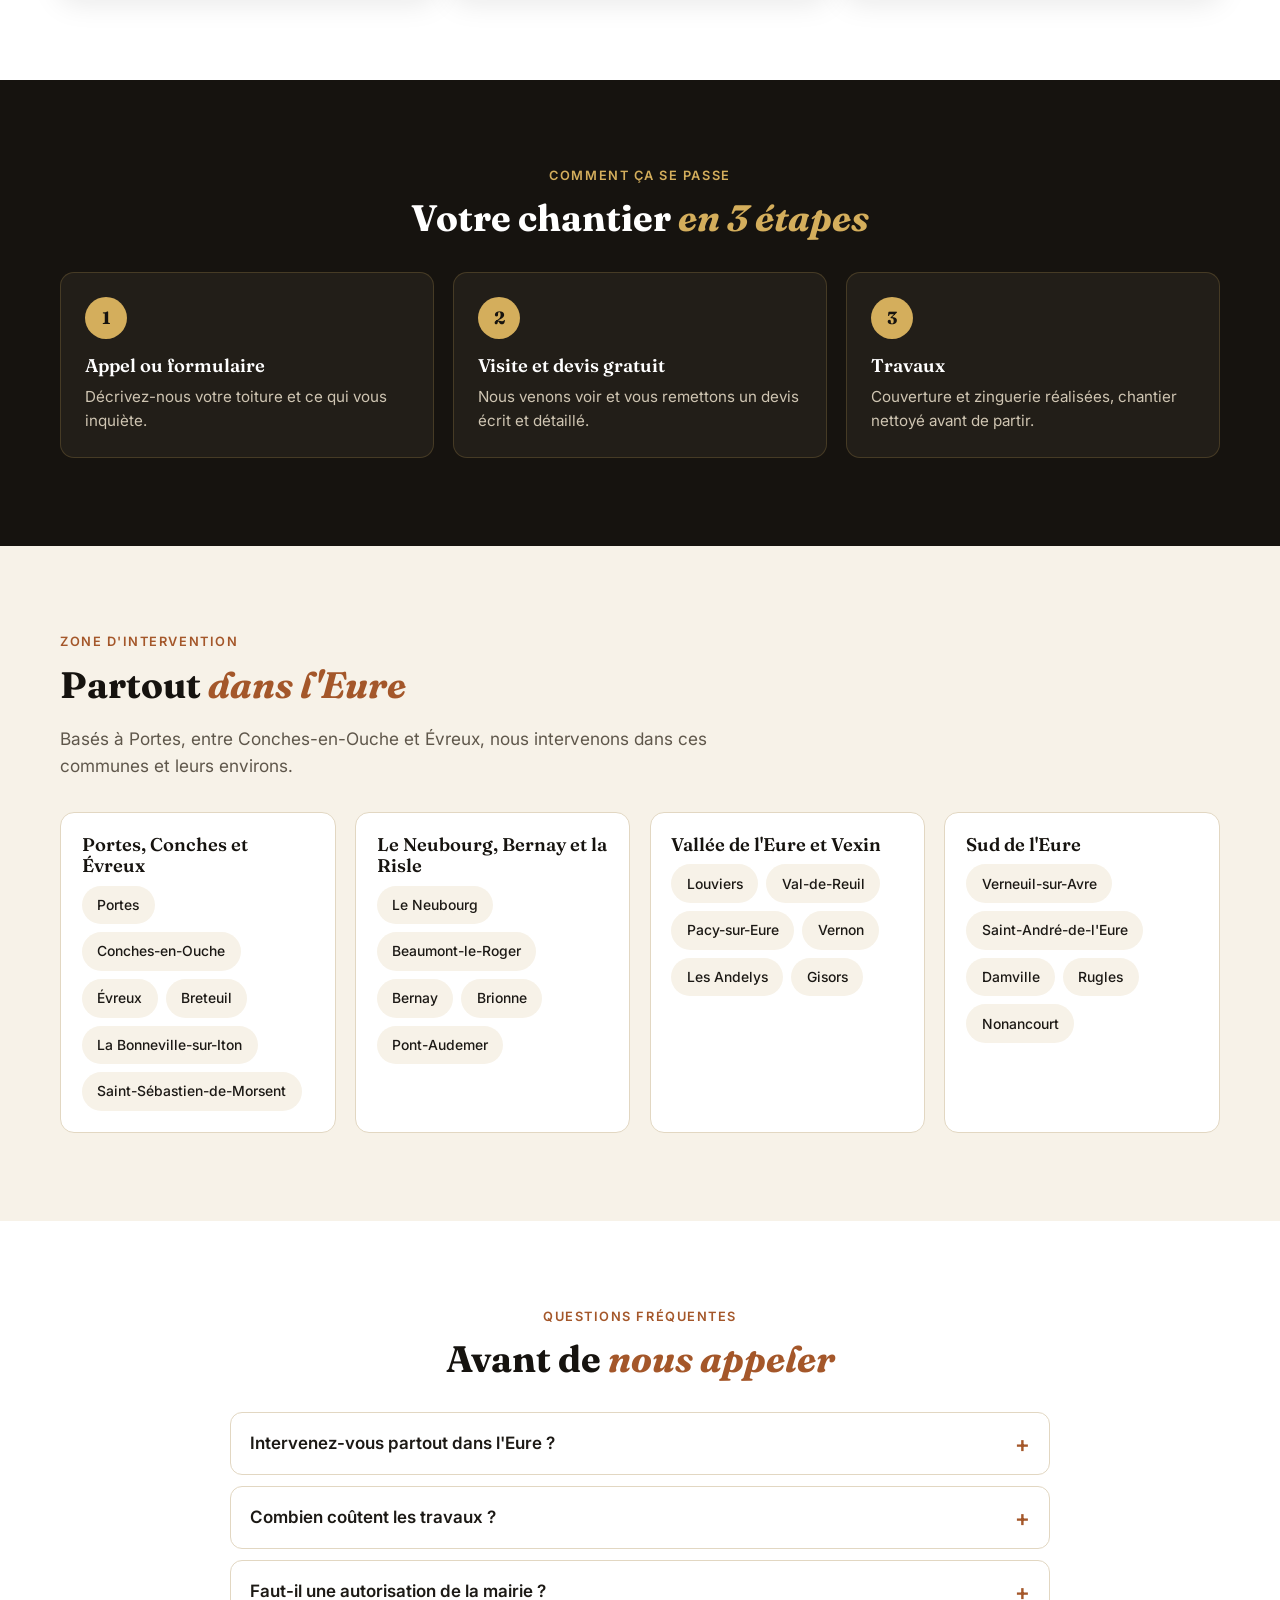
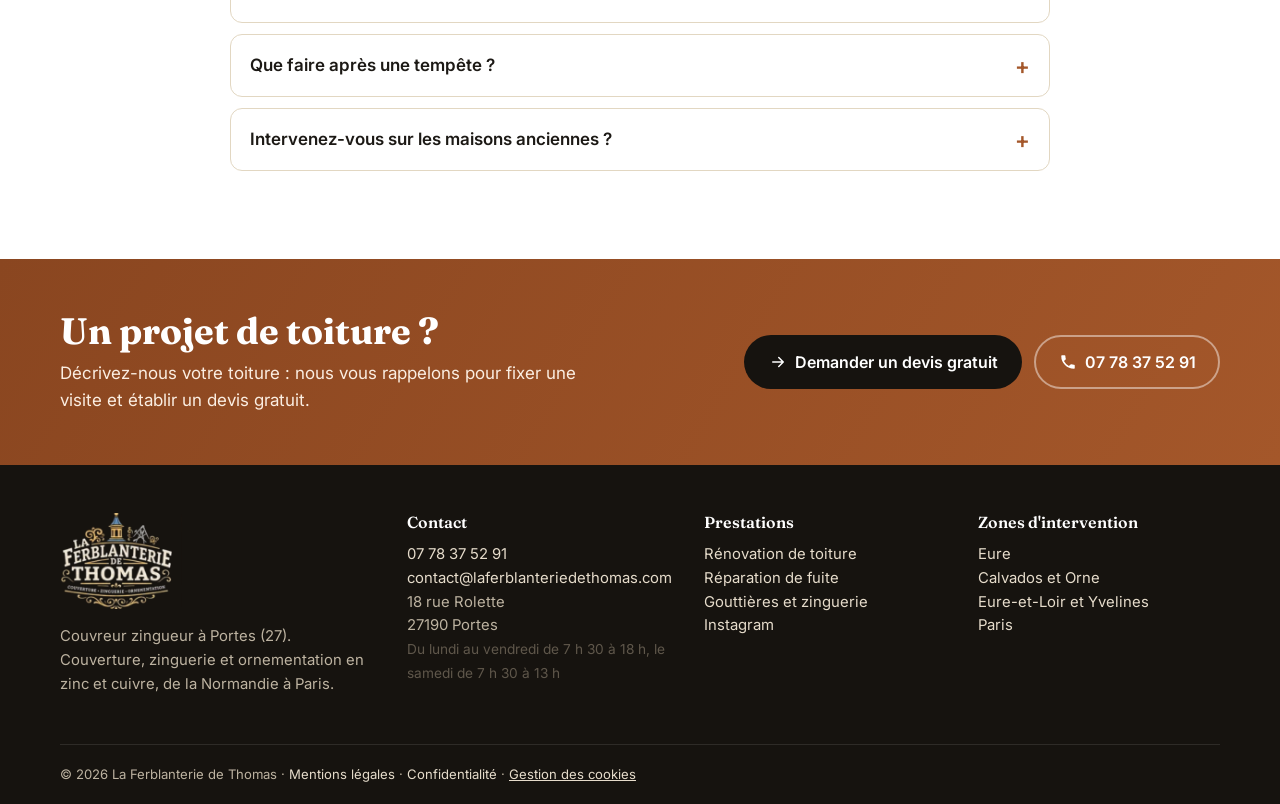
<file: couvreur-eure.html>
<!DOCTYPE html>
<html lang="fr-FR">
<head>
<meta charset="utf-8">
<meta name="viewport" content="width=device-width, initial-scale=1">
<script>window.dataLayer=window.dataLayer||[];function gtag(){dataLayer.push(arguments);}(function(){var c=null;try{c=JSON.parse(localStorage.getItem('fdt_consent')||'null')}catch(e){}if(c&&(!c.ts||Date.now()-c.ts>182*864e5))c=null;var g=c&&c.v==='granted'?'granted':'denied';gtag('consent','default',{ad_storage:g,ad_user_data:g,ad_personalization:g,analytics_storage:g,functionality_storage:'granted',security_storage:'granted',wait_for_update:500});})();</script>
<!-- Google Tag Manager -->
<script>(function(w,d,s,l,i){w[l]=w[l]||[];w[l].push({'gtm.start':new Date().getTime(),event:'gtm.js'});var f=d.getElementsByTagName(s)[0],j=d.createElement(s),dl=l!='dataLayer'?'&l='+l:'';j.async=true;j.src='https://www.googletagmanager.com/gtm.js?id='+i+dl;f.parentNode.insertBefore(j,f);})(window,document,'script','dataLayer','GTM-5WTF53XD');</script>
<title>Couvreur zingueur dans l&#x27;Eure (27) | La Ferblanterie de Thomas</title>
<meta name="description" content="Couvreur zingueur à Portes, entre Conches-en-Ouche et Évreux : rénovation de toiture, fuites, gouttières et ornementation partout dans l&#x27;Eure. Devis gratuit.">
<meta name="robots" content="index, follow, max-image-preview:large">
<link rel="canonical" href="https://laferblanteriedethomas.com/couvreur-eure.html">
<meta property="og:type" content="website">
<meta property="og:locale" content="fr_FR">
<meta property="og:site_name" content="La Ferblanterie de Thomas">
<meta property="og:title" content="Couvreur zingueur dans l&#x27;Eure (27) | La Ferblanterie de Thomas">
<meta property="og:description" content="Couvreur zingueur à Portes, entre Conches-en-Ouche et Évreux : rénovation de toiture, fuites, gouttières et ornementation partout dans l&#x27;Eure. Devis gratuit.">
<meta property="og:image" content="https://laferblanteriedethomas.com/img/hero-joint-debout-alu.jpg">
<meta property="og:url" content="https://laferblanteriedethomas.com/couvreur-eure.html">
<meta name="theme-color" content="#16130f">
<link rel="icon" type="image/png" href="img/favicon.png">
<link rel="preconnect" href="https://fonts.googleapis.com">
<link rel="preconnect" href="https://fonts.gstatic.com" crossorigin>
<link href="https://fonts.googleapis.com/css2?family=Fraunces:opsz,wght@9..144,600;9..144,700&family=Inter:wght@400;500;600;700&display=swap" rel="stylesheet">
<link rel="stylesheet" href="style.css?v=1794335660">
<script type="application/ld+json">{"@context": "https://schema.org", "@type": "RoofingContractor", "@id": "https://laferblanteriedethomas.com/#entreprise", "name": "La Ferblanterie de Thomas", "url": "https://laferblanteriedethomas.com/", "telephone": "+33778375291", "image": "https://laferblanteriedethomas.com/img/thomas-toiture-ardoise.jpg", "logo": "https://laferblanteriedethomas.com/img/logo.png", "founder": "Thomas Ferreira Rolo", "address": {"@type": "PostalAddress", "streetAddress": "18 rue Rolette", "postalCode": "27190", "addressLocality": "Portes", "addressRegion": "Normandie", "addressCountry": "FR"}, "geo": {"@type": "GeoCoordinates", "latitude": 49.0316, "longitude": 0.9472}, "areaServed": [{"@type": "AdministrativeArea", "name": "Eure"}, {"@type": "AdministrativeArea", "name": "Calvados"}, {"@type": "AdministrativeArea", "name": "Orne"}, {"@type": "AdministrativeArea", "name": "Eure-et-Loir"}, {"@type": "AdministrativeArea", "name": "Yvelines"}, {"@type": "AdministrativeArea", "name": "Paris"}], "openingHoursSpecification": [{"@type": "OpeningHoursSpecification", "dayOfWeek": ["Monday", "Tuesday", "Wednesday", "Thursday", "Friday"], "opens": "07:30", "closes": "18:00"}, {"@type": "OpeningHoursSpecification", "dayOfWeek": "Saturday", "opens": "07:30", "closes": "13:00"}], "sameAs": ["https://www.instagram.com/laferblanteriedethomas/"], "taxID": "10846826500013", "email": "contact@laferblanteriedethomas.com"}</script>
<script type="application/ld+json">{"@context": "https://schema.org", "@type": "FAQPage", "mainEntity": [{"@type": "Question", "name": "Intervenez-vous partout dans l'Eure ?", "acceptedAnswer": {"@type": "Answer", "text": "Oui. Nous sommes basés à Portes, entre Conches-en-Ouche et Évreux, et nous intervenons dans tout le département, de Vernon à Bernay et de Pont-Audemer à Verneuil-sur-Avre."}}, {"@type": "Question", "name": "Combien coûtent les travaux ?", "acceptedAnswer": {"@type": "Answer", "text": "Le prix dépend de la surface, du matériau, de l'accès et de l'état de la toiture. Nous venons voir et vous remettons un devis gratuit, écrit et détaillé."}}, {"@type": "Question", "name": "Faut-il une autorisation de la mairie ?", "acceptedAnswer": {"@type": "Answer", "text": "Une réfection à l'identique n'en demande généralement pas. Un changement de matériau ou de couleur passe par une déclaration préalable, et les abords de monuments historiques par l'avis de l'architecte des Bâtiments de France."}}, {"@type": "Question", "name": "Que faire après une tempête ?", "acceptedAnswer": {"@type": "Answer", "text": "Ne montez pas sur votre toit. Appelez-nous : nous vérifions la couverture, les faîtages et la zinguerie, puis nous remplaçons ce qui a été arraché ou déplacé."}}, {"@type": "Question", "name": "Intervenez-vous sur les maisons anciennes ?", "acceptedAnswer": {"@type": "Answer", "text": "Oui. Ardoise, tuile plate, zinc et cuivre : nous travaillons sur le bâti ancien comme sur les maisons récentes, en respectant les matériaux d'origine."}}]}</script>
<script type="application/ld+json">{"@context": "https://schema.org", "@type": "BreadcrumbList", "itemListElement": [{"@type": "ListItem", "position": 1, "name": "Accueil", "item": "https://laferblanteriedethomas.com/"}, {"@type": "ListItem", "position": 2, "name": "Couvreur dans l'Eure", "item": "https://laferblanteriedethomas.com/couvreur-eure.html"}]}</script>
</head>
<body>
<noscript><iframe src="https://www.googletagmanager.com/ns.html?id=GTM-5WTF53XD" height="0" width="0" style="display:none;visibility:hidden"></iframe></noscript><header class="top">
  <div class="wrap top-in">
    <a class="brand" href="./" aria-label="La Ferblanterie de Thomas, accueil"><img src="img/logo-badge.png" width="91" height="72" alt="Logo La Ferblanterie de Thomas"></a>
    <div class="top-cta">
      <a class="btn btn-call" href="tel:+33778375291"><svg viewBox="0 0 24 24" width="18" height="18" aria-hidden="true"><path fill="currentColor" d="M6.6 10.8a15.1 15.1 0 0 0 6.6 6.6l2.2-2.2a1 1 0 0 1 1-.25 11.4 11.4 0 0 0 3.6.57 1 1 0 0 1 1 1V20a1 1 0 0 1-1 1A17 17 0 0 1 3 4a1 1 0 0 1 1-1h3.5a1 1 0 0 1 1 1c0 1.25.2 2.45.57 3.57a1 1 0 0 1-.25 1z"/></svg><span>07 78 37 52 91</span></a>
      <a class="btn btn-main btn-sm top-devis" href="#devis">Devis gratuit</a>
    </div>
  </div>
</header>
<main>
<section class="hero">
  <picture class="hero-bg"><source media="(max-width:720px)" srcset="img/joint-debout-alu-appentis-pignon.jpg"><img src="img/hero-joint-debout-alu.jpg" alt="" fetchpriority="high"></picture>
  <div class="wrap hero-in">
    <div class="hero-txt">
      <p class="eyebrow">Eure (27) · Basés à Portes</p>
      <h1>Couvreur zingueur <em>dans l'Eure</em></h1>
      <p class="lead">Rénovation de toiture, réparation de fuites, gouttières et ornementation en zinc et cuivre, d&#x27;Évreux à Bernay et de Vernon à Verneuil-sur-Avre.</p>
      <div class="cta"><a href="#devis" class="btn btn-main"><svg viewBox="0 0 24 24" width="24" height="24" aria-hidden="true" fill="none" stroke="currentColor" stroke-width="2" stroke-linecap="round" stroke-linejoin="round"><path d="M5 12h14M13 6l6 6-6 6"/></svg>Demander un devis gratuit</a><a href="tel:+33778375291" class="btn btn-ghost"><svg viewBox="0 0 24 24" width="18" height="18" aria-hidden="true"><path fill="currentColor" d="M6.6 10.8a15.1 15.1 0 0 0 6.6 6.6l2.2-2.2a1 1 0 0 1 1-.25 11.4 11.4 0 0 0 3.6.57 1 1 0 0 1 1 1V20a1 1 0 0 1-1 1A17 17 0 0 1 3 4a1 1 0 0 1 1-1h3.5a1 1 0 0 1 1 1c0 1.25.2 2.45.57 3.57a1 1 0 0 1-.25 1z"/></svg><span>07 78 37 52 91</span></a></div>
      <ul class="reas"><li><svg viewBox="0 0 24 24" width="24" height="24" aria-hidden="true" fill="none" stroke="currentColor" stroke-width="2" stroke-linecap="round" stroke-linejoin="round"><path d="M14 3H7a2 2 0 0 0-2 2v14a2 2 0 0 0 2 2h10a2 2 0 0 0 2-2V8z"/><path d="M14 3v5h5M9 13h6M9 17h4"/></svg><span><b>Devis gratuit</b> écrit et détaillé</span></li><li><svg viewBox="0 0 24 24" width="24" height="24" aria-hidden="true" fill="none" stroke="currentColor" stroke-width="2" stroke-linecap="round" stroke-linejoin="round"><circle cx="12" cy="8" r="4"/><path d="M4 21c0-4 3.6-7 8-7s8 3 8 7"/></svg><span><b>Un seul interlocuteur</b> l&#x27;artisan, du devis à la fin du chantier</span></li><li><svg viewBox="0 0 24 24" width="24" height="24" aria-hidden="true" fill="none" stroke="currentColor" stroke-width="2" stroke-linecap="round" stroke-linejoin="round"><path d="M4 20V8l4-4v16M10 20V8l4-4v16M16 20V8l4-4v16"/></svg><span><b>Tous métaux</b> zinc, cuivre, acier, aluminium</span></li><li><svg viewBox="0 0 24 24" width="24" height="24" aria-hidden="true" fill="none" stroke="currentColor" stroke-width="2" stroke-linecap="round" stroke-linejoin="round"><path d="M19 3 11 11"/><path d="M8 10l6 6-2 5-9-9z"/></svg><span><b>Chantier nettoyé</b> avant notre départ</span></li></ul>
    </div>
    <div class="hero-form" id="devis"><form id="devisForm" class="form" method="POST" action="contact.php">
  <h2>Demandez votre devis gratuit</h2>
  <p class="form-sub">Réponse par téléphone pour fixer une visite.</p>
  <input type="hidden" name="Source" value="Couvreur dans l&#x27;Eure"><input type="hidden" name="gclid" value=""><input type="hidden" name="gbraid" value=""><input type="hidden" name="wbraid" value=""><input type="hidden" name="fbclid" value=""><input type="hidden" name="msclkid" value=""><input type="hidden" name="utm_source" value=""><input type="hidden" name="utm_medium" value=""><input type="hidden" name="utm_campaign" value=""><input type="hidden" name="utm_term" value=""><input type="hidden" name="utm_content" value=""><input type="hidden" name="referrer" value=""><input type="hidden" name="landing_page" value="">
  <input type="text" name="_honey" tabindex="-1" autocomplete="off" class="hp" aria-hidden="true">
  <div class="row"><label>Nom et prénom<input type="text" name="Nom" required autocomplete="name"></label>
  <label>Téléphone<input type="tel" name="Téléphone" required autocomplete="tel" inputmode="tel"></label></div>
  <div class="row"><label>E-mail<input type="email" name="Email" required autocomplete="email"></label>
  <label>Commune<input type="text" name="Localité" required autocomplete="address-level2" placeholder="Évreux, Bernay…"></label></div>
  <label>Votre besoin<select name="Besoin" required><option value="" disabled selected>Choisir…</option><option>Rénovation de toiture</option><option>Réparation de fuite</option><option>Gouttières / zinguerie</option><option>Ornementation (épi, girouette…)</option><option>Vérification après tempête</option><option>Autre demande</option></select></label>
  <label>Message <span class="opt">(facultatif)</span><textarea name="Message" rows="3" placeholder="Type de toiture (tuile, ardoise, zinc), problème constaté, accès…"></textarea></label>
  <button type="submit" class="btn btn-main btn-block" data-sending="Envoi…">Recevoir mon devis gratuit</button>
  <p class="form-note">Vos coordonnées servent uniquement à répondre à votre demande. <a href="confidentialite.html">Confidentialité</a></p>
</form></div>
  </div>
</section>
<section class="sec " id="prestations"><div class="wrap"><div class="sec-head"><p class="eyebrow">Nos prestations</p><h2>Couverture, fuites <em>et zinguerie</em></h2><p class="intro">Une seule entreprise pour la couverture et tout ce qui est en métal sur votre toit.</p></div><div class="cards cards-3"><a class="card card-link" href="renovation-toiture.html?zone=eure"><img src="img/card-renovation.jpg" width="960" height="720" alt="Rénovation de toiture : ardoises posées sur liteaux neufs le long d&#x27;un arêtier" loading="lazy" decoding="async"><div class="card-body"><h3>Rénovation de toiture</h3><p>Réfection complète ou partielle en tuile, ardoise, zinc ou aluminium.</p><span class="more">Voir la prestation <svg viewBox="0 0 24 24" width="24" height="24" aria-hidden="true" fill="none" stroke="currentColor" stroke-width="2" stroke-linecap="round" stroke-linejoin="round"><path d="M5 12h14M13 6l6 6-6 6"/></svg></span></div></a><a class="card card-link" href="reparation-fuite-toiture.html?zone=eure"><img src="img/card-fuite.jpg" width="1000" height="750" alt="Couvertine métallique et raccord étanche contre le mur d&#x27;une maison" loading="lazy" decoding="async"><div class="card-body"><h3>Réparation de fuite</h3><p>Recherche de l&#x27;origine, puis réparation de la couverture ou de la zinguerie.</p><span class="more">Voir la prestation <svg viewBox="0 0 24 24" width="24" height="24" aria-hidden="true" fill="none" stroke="currentColor" stroke-width="2" stroke-linecap="round" stroke-linejoin="round"><path d="M5 12h14M13 6l6 6-6 6"/></svg></span></div></a><a class="card card-link" href="gouttieres-zinguerie.html?zone=eure"><img src="img/card-gouttieres.jpg" width="1000" height="750" alt="Gouttière en bout de couverture en aluminium à joint debout anthracite" loading="lazy" decoding="async"><div class="card-body"><h3>Gouttières et zinguerie</h3><p>Gouttières, chéneaux, descentes et habillages en zinc, cuivre ou aluminium.</p><span class="more">Voir la prestation <svg viewBox="0 0 24 24" width="24" height="24" aria-hidden="true" fill="none" stroke="currentColor" stroke-width="2" stroke-linecap="round" stroke-linejoin="round"><path d="M5 12h14M13 6l6 6-6 6"/></svg></span></div></a></div></div></section>
<section class="sec sec-alt" id="toitures"><div class="wrap"><div class="sec-head"><p class="eyebrow">Vos toitures</p><h2>Les toits <em>de l'Eure</em></h2></div><div class="split"><figure class="photo"><img src="img/thomas-toiture-ardoise.jpg" width="505" height="828" alt="Thomas sur une toiture en ardoise en cours de réfection, contre une cheminée en brique" loading="lazy" decoding="async" style="object-position:50% 30%"><figcaption>Réfection d&#x27;une couverture en ardoise</figcaption></figure><div><p class="intro">Tuile plate, ardoise, zinc ou aluminium : nous travaillons sur les maisons anciennes comme sur les plus récentes, en respectant les matériaux d&#x27;origine.</p><div class="tiles"><div class="tile"><span class="tile-ico"><svg viewBox="0 0 24 24" width="24" height="24" aria-hidden="true" fill="none" stroke="currentColor" stroke-width="2" stroke-linecap="round" stroke-linejoin="round"><path d="M3 6h18M3 12h18M3 18h18M8 6v6M16 6v6M12 12v6M4 18v0M20 18v0"/></svg></span><div><h3>Tuile plate de pays</h3><p>Longères et maisons de bourg du pays d&#x27;Ouche et du Neubourg.</p></div></div><div class="tile"><span class="tile-ico"><svg viewBox="0 0 24 24" width="24" height="24" aria-hidden="true" fill="none" stroke="currentColor" stroke-width="2" stroke-linecap="round" stroke-linejoin="round"><path d="M2 12 12 4l10 8"/><path d="M5 10v10h14V10"/><path d="M10 20v-5h4v5"/></svg></span><div><h3>Ardoise naturelle</h3><p>Maisons de maître et manoirs de la vallée de l&#x27;Eure.</p></div></div><div class="tile"><span class="tile-ico"><svg viewBox="0 0 24 24" width="24" height="24" aria-hidden="true" fill="none" stroke="currentColor" stroke-width="2" stroke-linecap="round" stroke-linejoin="round"><path d="M4 20V8l4-4v16M10 20V8l4-4v16M16 20V8l4-4v16"/></svg></span><div><h3>Zinc et cuivre</h3><p>Gouttières, noues, abergements et lucarnes façonnés sur mesure.</p></div></div><div class="tile"><span class="tile-ico"><svg viewBox="0 0 24 24" width="24" height="24" aria-hidden="true" fill="none" stroke="currentColor" stroke-width="2" stroke-linecap="round" stroke-linejoin="round"><path d="M3 5h18v14H3zM3 10h18M3 15h18M9 5v5M15 10v5M9 15v4"/></svg></span><div><h3>Joint debout aluminium</h3><p>Couvertures PREFA sur voligeage, pour annexes, extensions et maisons.</p></div></div></div></div></div></div></section>
<section class="sec " id="realisations"><div class="wrap"><div class="sec-head center"><p class="eyebrow">Nos réalisations</p><h2>Sur nos <em>chantiers</em></h2><p class="intro">Ardoise, joint debout, couvertines et zinguerie : quelques travaux récents.</p></div><div class="gallery"><figure class="photo g-item"><img src="img/fenetre-de-toit-apres.jpg" width="750" height="1000" alt="Fenêtre de toit neuve avec volet roulant solaire et raccord d&#x27;étanchéité sur tuiles" loading="lazy" decoding="async"><figcaption>Velux neuf et raccord d&#x27;étanchéité</figcaption></figure><figure class="photo g-item"><img src="img/couvertines-toiture-terrasse.jpg" width="750" height="1000" alt="Couvertines métalliques posées autour d&#x27;une toiture terrasse" loading="lazy" decoding="async"><figcaption>Couvertines autour d&#x27;une toiture terrasse</figcaption></figure><figure class="photo g-item"><img src="img/gouttiere-descente-angle.jpg" width="560" height="700" alt="Gouttière et descente métalliques à l&#x27;angle d&#x27;une maison aux volets blancs" loading="lazy" decoding="async"><figcaption>Gouttière et descente à l&#x27;angle de la maison</figcaption></figure></div></div></section>
<section class="sec sec-dark" id="methode"><div class="wrap"><div class="sec-head center"><p class="eyebrow">Comment ça se passe</p><h2>Votre chantier <em>en 3 étapes</em></h2></div><ol class="steps"><li><span class="step-n">1</span><h3>Appel ou formulaire</h3><p>Décrivez-nous votre toiture et ce qui vous inquiète.</p></li><li><span class="step-n">2</span><h3>Visite et devis gratuit</h3><p>Nous venons voir et vous remettons un devis écrit et détaillé.</p></li><li><span class="step-n">3</span><h3>Travaux</h3><p>Couverture et zinguerie réalisées, chantier nettoyé avant de partir.</p></li></ol></div></section>
<section class="sec sec-alt" id="zone"><div class="wrap"><div class="sec-head"><p class="eyebrow">Zone d'intervention</p><h2>Partout <em>dans l'Eure</em></h2><p class="intro">Basés à Portes, entre Conches-en-Ouche et Évreux, nous intervenons dans ces communes et leurs environs.</p></div><div class="zones"><div class="zone"><h3>Portes, Conches et Évreux</h3><ul class="chips"><li>Portes</li><li>Conches-en-Ouche</li><li>Évreux</li><li>Breteuil</li><li>La Bonneville-sur-Iton</li><li>Saint-Sébastien-de-Morsent</li></ul></div><div class="zone"><h3>Le Neubourg, Bernay et la Risle</h3><ul class="chips"><li>Le Neubourg</li><li>Beaumont-le-Roger</li><li>Bernay</li><li>Brionne</li><li>Pont-Audemer</li></ul></div><div class="zone"><h3>Vallée de l&#x27;Eure et Vexin</h3><ul class="chips"><li>Louviers</li><li>Val-de-Reuil</li><li>Pacy-sur-Eure</li><li>Vernon</li><li>Les Andelys</li><li>Gisors</li></ul></div><div class="zone"><h3>Sud de l&#x27;Eure</h3><ul class="chips"><li>Verneuil-sur-Avre</li><li>Saint-André-de-l&#x27;Eure</li><li>Damville</li><li>Rugles</li><li>Nonancourt</li></ul></div></div></div></section>
<section class="sec " id="faq"><div class="wrap"><div class="sec-head center"><p class="eyebrow">Questions fréquentes</p><h2>Avant de <em>nous appeler</em></h2></div><div class="faq"><details><summary>Intervenez-vous partout dans l&#x27;Eure ?</summary><p>Oui. Nous sommes basés à Portes, entre Conches-en-Ouche et Évreux, et nous intervenons dans tout le département, de Vernon à Bernay et de Pont-Audemer à Verneuil-sur-Avre.</p></details><details><summary>Combien coûtent les travaux ?</summary><p>Le prix dépend de la surface, du matériau, de l&#x27;accès et de l&#x27;état de la toiture. Nous venons voir et vous remettons un devis gratuit, écrit et détaillé.</p></details><details><summary>Faut-il une autorisation de la mairie ?</summary><p>Une réfection à l&#x27;identique n&#x27;en demande généralement pas. Un changement de matériau ou de couleur passe par une déclaration préalable, et les abords de monuments historiques par l&#x27;avis de l&#x27;architecte des Bâtiments de France.</p></details><details><summary>Que faire après une tempête ?</summary><p>Ne montez pas sur votre toit. Appelez-nous : nous vérifions la couverture, les faîtages et la zinguerie, puis nous remplaçons ce qui a été arraché ou déplacé.</p></details><details><summary>Intervenez-vous sur les maisons anciennes ?</summary><p>Oui. Ardoise, tuile plate, zinc et cuivre : nous travaillons sur le bâti ancien comme sur les maisons récentes, en respectant les matériaux d&#x27;origine.</p></details></div></div></section>
<section class="band"><div class="wrap band-in"><div><h2>Un projet de toiture ?</h2><p>Décrivez-nous votre toiture : nous vous rappelons pour fixer une visite et établir un devis gratuit.</p></div>
<div class="cta"><a href="#devis" class="btn btn-main"><svg viewBox="0 0 24 24" width="24" height="24" aria-hidden="true" fill="none" stroke="currentColor" stroke-width="2" stroke-linecap="round" stroke-linejoin="round"><path d="M5 12h14M13 6l6 6-6 6"/></svg>Demander un devis gratuit</a><a href="tel:+33778375291" class="btn btn-ghost"><svg viewBox="0 0 24 24" width="18" height="18" aria-hidden="true"><path fill="currentColor" d="M6.6 10.8a15.1 15.1 0 0 0 6.6 6.6l2.2-2.2a1 1 0 0 1 1-.25 11.4 11.4 0 0 0 3.6.57 1 1 0 0 1 1 1V20a1 1 0 0 1-1 1A17 17 0 0 1 3 4a1 1 0 0 1 1-1h3.5a1 1 0 0 1 1 1c0 1.25.2 2.45.57 3.57a1 1 0 0 1-.25 1z"/></svg><span>07 78 37 52 91</span></a></div></div></section></main>
<footer class="foot">
  <div class="wrap foot-in">
    <div><a class="brand" href="./"><img src="img/logo-badge.png" width="122" height="96" alt="" loading="lazy"></a>
      <p>Couvreur zingueur à Portes (27). Couverture, zinguerie et ornementation en zinc et cuivre, de la Normandie à Paris.</p></div>
    <div><h3>Contact</h3><p><a href="tel:+33778375291">07 78 37 52 91</a><br><a href="mailto:contact@laferblanteriedethomas.com">contact@laferblanteriedethomas.com</a><br>18 rue Rolette<br>27190 Portes<br><span class="muted">Du lundi au vendredi de 7 h 30 à 18 h, le samedi de 7 h 30 à 13 h</span></p></div>
    <div><h3>Prestations</h3><p><a href="renovation-toiture.html">Rénovation de toiture</a><br><a href="reparation-fuite-toiture.html">Réparation de fuite</a><br><a href="gouttieres-zinguerie.html">Gouttières et zinguerie</a><br><a href="https://www.instagram.com/laferblanteriedethomas/" rel="noopener">Instagram</a></p></div>
    <div><h3>Zones d'intervention</h3><p><a href="couvreur-eure.html">Eure</a><br><a href="couvreur-calvados-orne.html">Calvados et Orne</a><br><a href="couvreur-eure-et-loir-yvelines.html">Eure-et-Loir et Yvelines</a><br><a href="couvreur-paris.html">Paris</a><br></p></div>
  </div>
  <div class="wrap foot-legal">© 2026 La Ferblanterie de Thomas · <a href="mentions-legales.html">Mentions légales</a> · <a href="confidentialite.html">Confidentialité</a> · <button type="button" class="link-btn" data-consent-open>Gestion des cookies</button></div>
</footer>
<div class="mbar"><a href="tel:+33778375291" class="mbar-call"><svg viewBox="0 0 24 24" width="18" height="18" aria-hidden="true"><path fill="currentColor" d="M6.6 10.8a15.1 15.1 0 0 0 6.6 6.6l2.2-2.2a1 1 0 0 1 1-.25 11.4 11.4 0 0 0 3.6.57 1 1 0 0 1 1 1V20a1 1 0 0 1-1 1A17 17 0 0 1 3 4a1 1 0 0 1 1-1h3.5a1 1 0 0 1 1 1c0 1.25.2 2.45.57 3.57a1 1 0 0 1-.25 1z"/></svg> Appeler</a><a href="#devis" class="mbar-form">Devis gratuit</a></div>
<div class="cookie-banner" id="cookie-banner" role="dialog" aria-labelledby="cookie-title" hidden>
  <div class="cookie-inner">
    <p class="cookie-title" id="cookie-title">Cookies</p>
    <p>Avec votre accord, nous utilisons des cookies Google pour mesurer les demandes de devis et les appels issus de nos annonces. Si vous refusez, aucun de ces cookies n'est déposé et le site fonctionne de la même façon. Votre choix est conservé 6 mois et modifiable via « Gestion des cookies » en bas de page. <a href="confidentialite.html#cookies">En savoir plus</a></p>
    <div class="cookie-actions">
      <button type="button" class="btn cookie-btn" data-consent="denied">Tout refuser</button>
      <button type="button" class="btn cookie-btn" data-consent="granted">Tout accepter</button>
    </div>
  </div>
</div>
<script src="main.js?v=1794335660" defer></script>
</body>
</html>
</file>
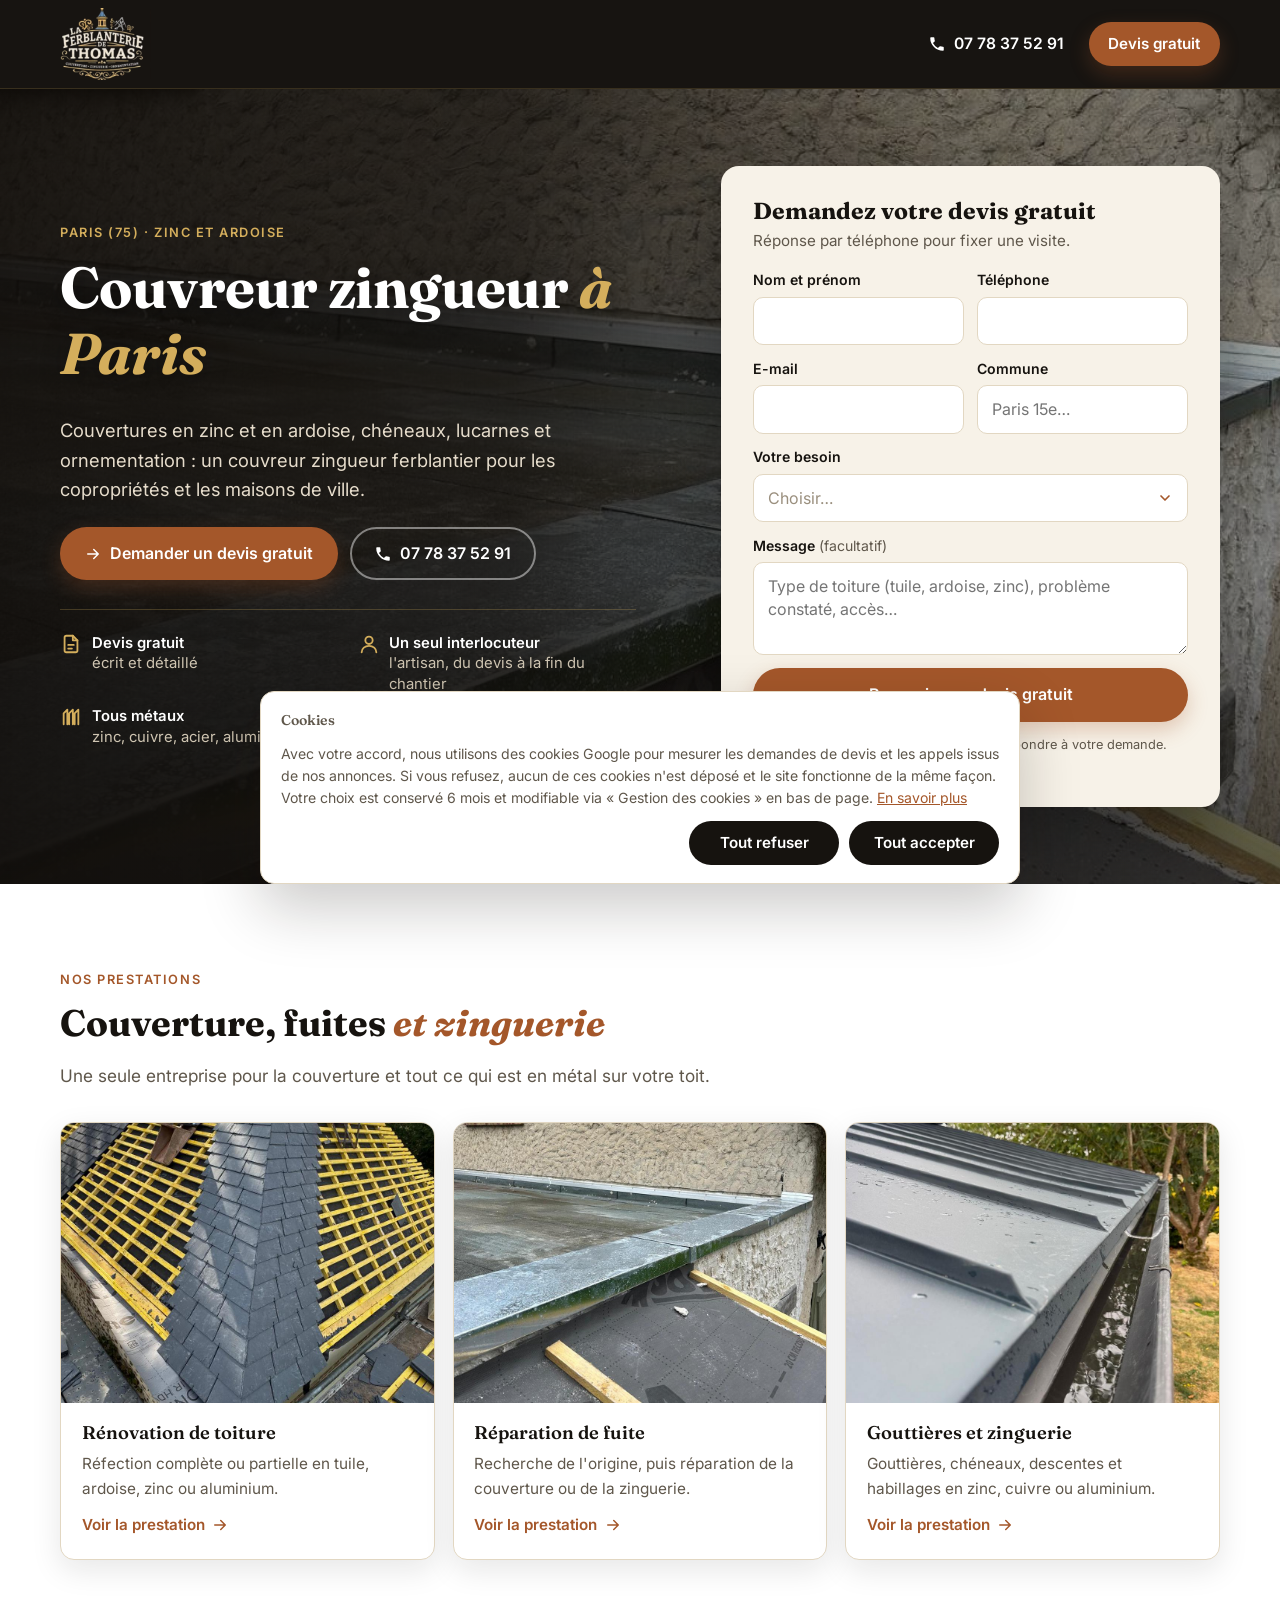
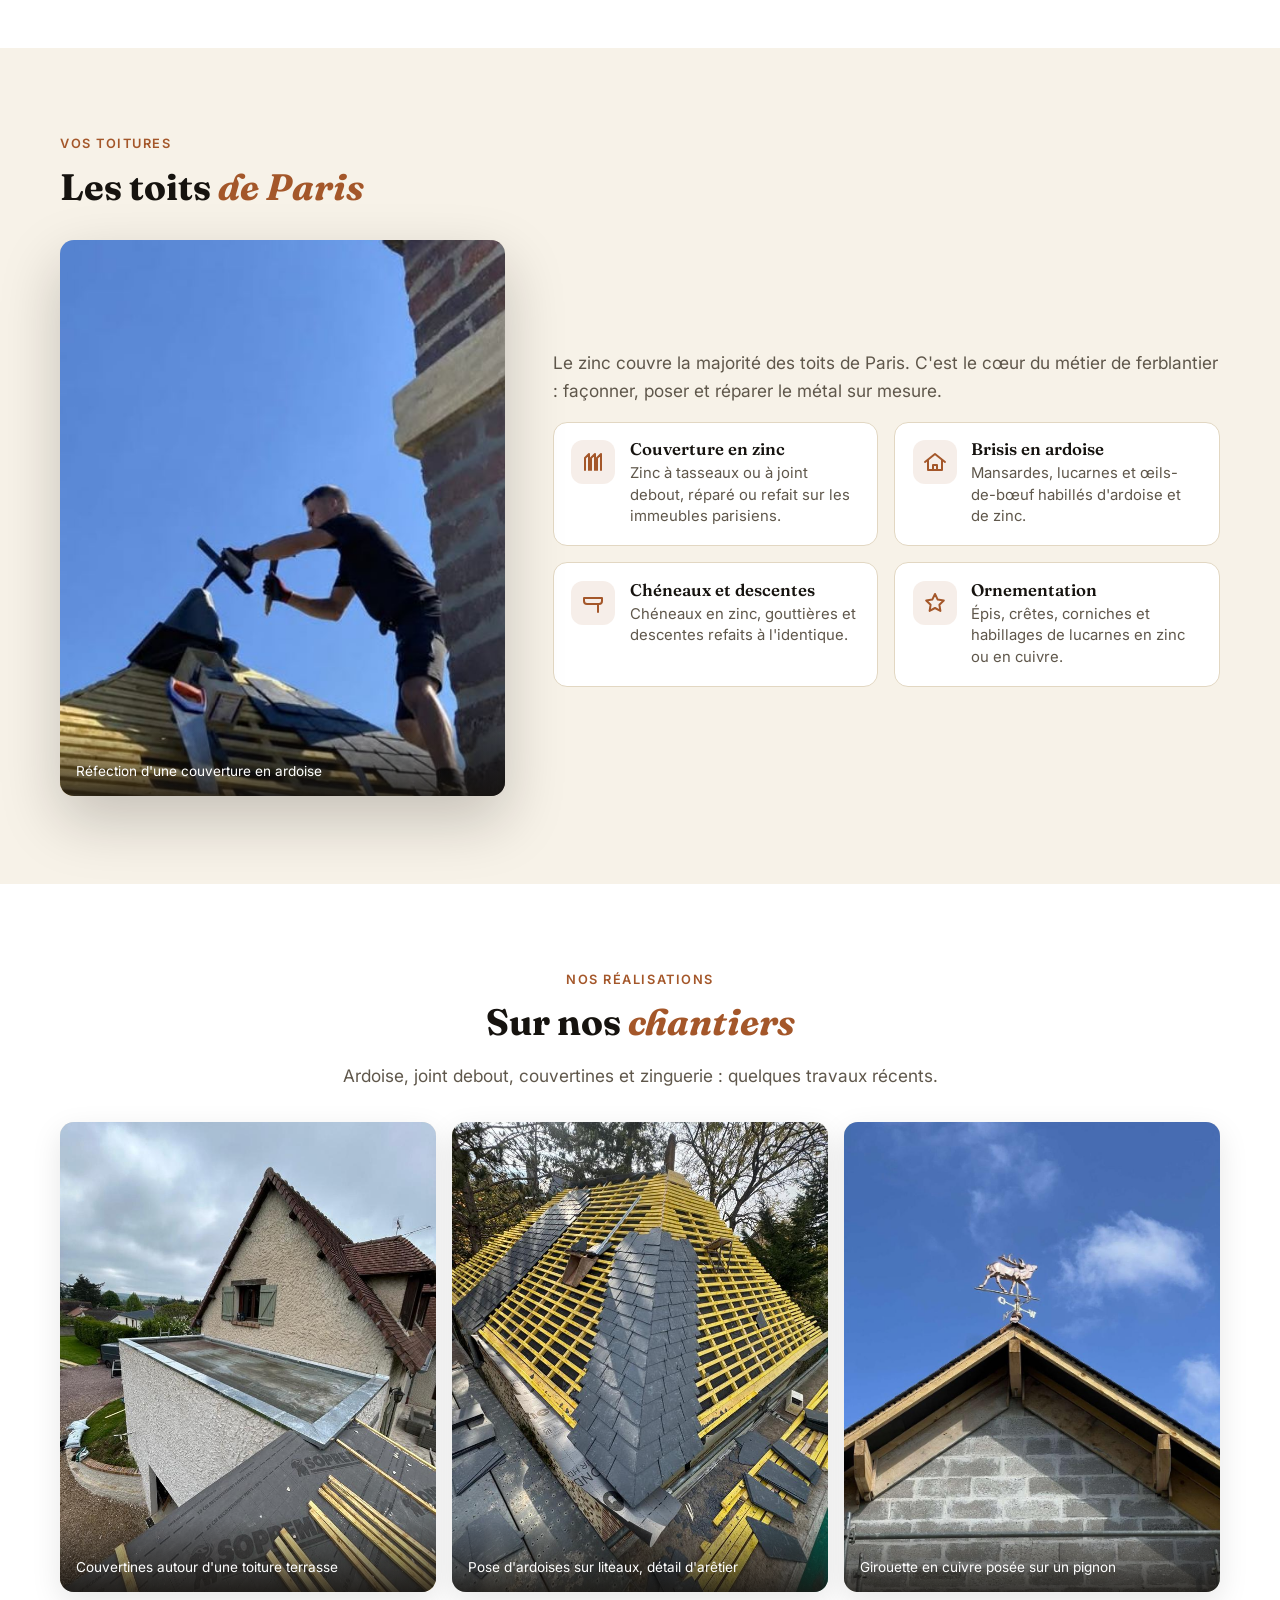
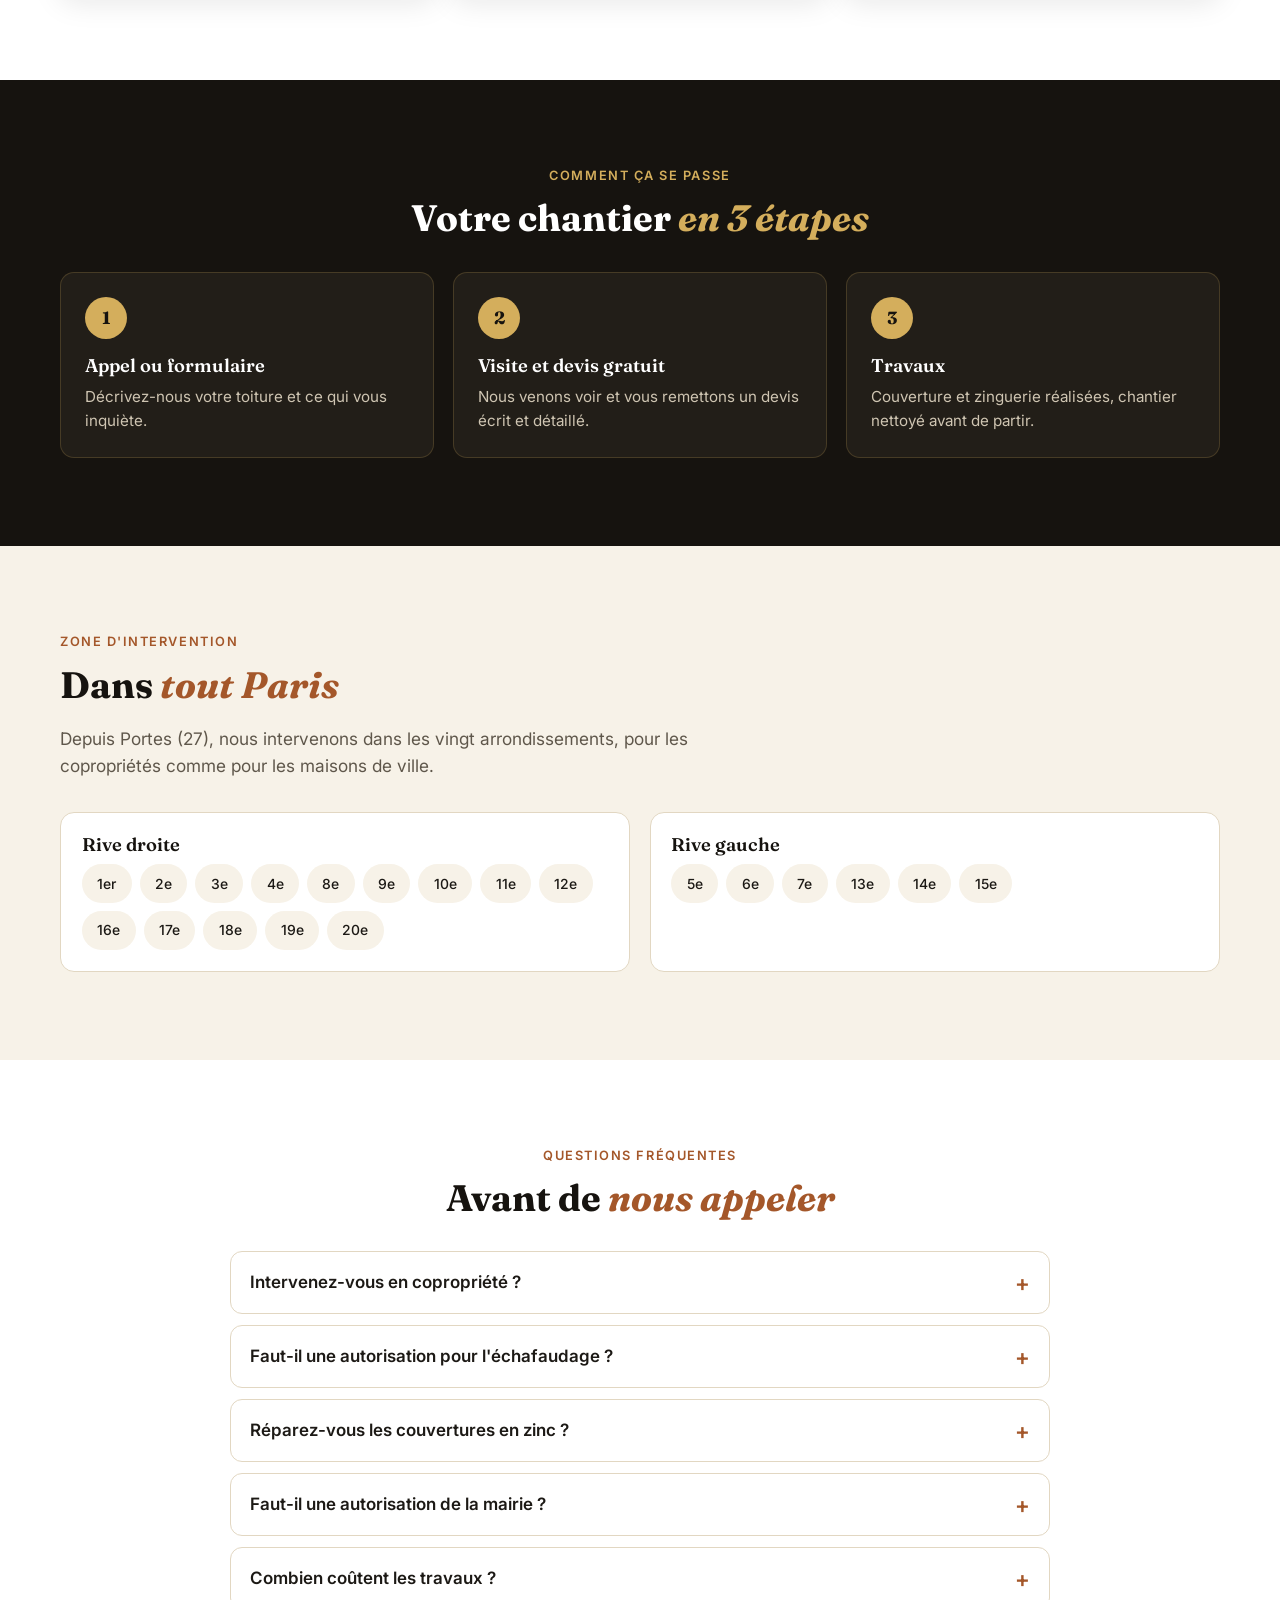
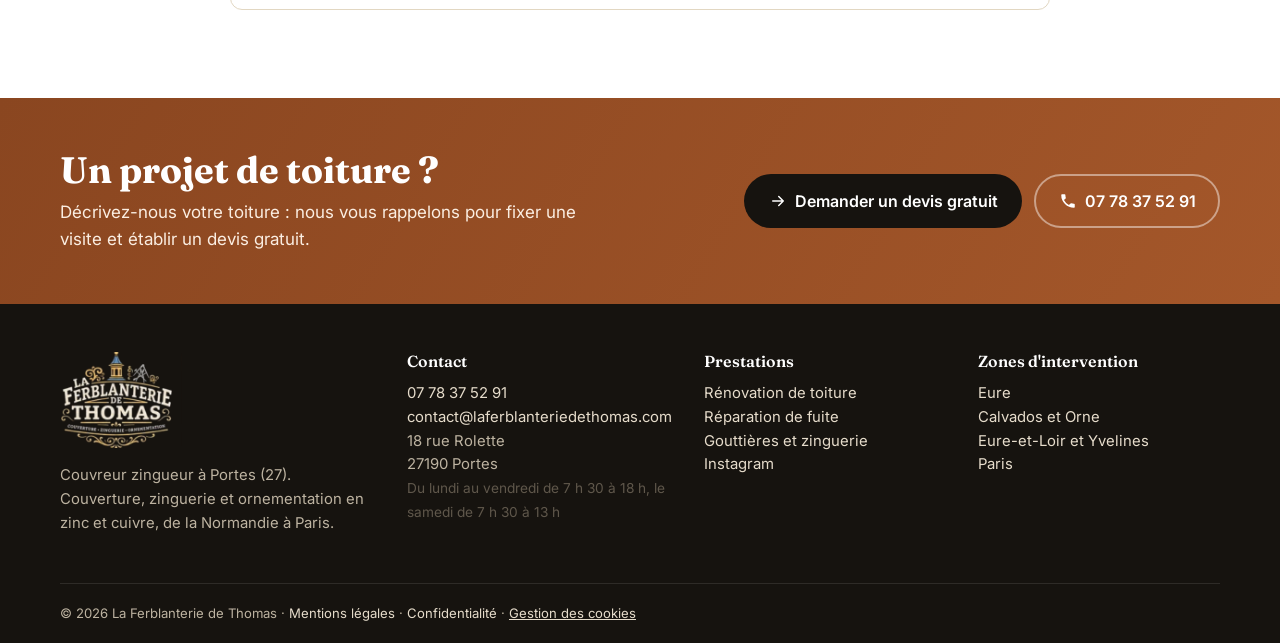
<file: couvreur-paris.html>
<!DOCTYPE html>
<html lang="fr-FR">
<head>
<meta charset="utf-8">
<meta name="viewport" content="width=device-width, initial-scale=1">
<script>window.dataLayer=window.dataLayer||[];function gtag(){dataLayer.push(arguments);}(function(){var c=null;try{c=JSON.parse(localStorage.getItem('fdt_consent')||'null')}catch(e){}if(c&&(!c.ts||Date.now()-c.ts>182*864e5))c=null;var g=c&&c.v==='granted'?'granted':'denied';gtag('consent','default',{ad_storage:g,ad_user_data:g,ad_personalization:g,analytics_storage:g,functionality_storage:'granted',security_storage:'granted',wait_for_update:500});})();</script>
<!-- Google Tag Manager -->
<script>(function(w,d,s,l,i){w[l]=w[l]||[];w[l].push({'gtm.start':new Date().getTime(),event:'gtm.js'});var f=d.getElementsByTagName(s)[0],j=d.createElement(s),dl=l!='dataLayer'?'&l='+l:'';j.async=true;j.src='https://www.googletagmanager.com/gtm.js?id='+i+dl;f.parentNode.insertBefore(j,f);})(window,document,'script','dataLayer','GTM-5WTF53XD');</script>
<title>Couvreur zingueur à Paris : zinc et ardoise | Ferblanterie de Thomas</title>
<meta name="description" content="Couverture en zinc et en ardoise, chéneaux, lucarnes et ornementation à Paris : un couvreur zingueur ferblantier pour les copropriétés et les maisons de ville. Devis gratuit.">
<meta name="robots" content="index, follow, max-image-preview:large">
<link rel="canonical" href="https://laferblanteriedethomas.com/couvreur-paris.html">
<meta property="og:type" content="website">
<meta property="og:locale" content="fr_FR">
<meta property="og:site_name" content="La Ferblanterie de Thomas">
<meta property="og:title" content="Couvreur zingueur à Paris : zinc et ardoise | Ferblanterie de Thomas">
<meta property="og:description" content="Couverture en zinc et en ardoise, chéneaux, lucarnes et ornementation à Paris : un couvreur zingueur ferblantier pour les copropriétés et les maisons de ville. Devis gratuit.">
<meta property="og:image" content="https://laferblanteriedethomas.com/img/hero-fuite.jpg">
<meta property="og:url" content="https://laferblanteriedethomas.com/couvreur-paris.html">
<meta name="theme-color" content="#16130f">
<link rel="icon" type="image/png" href="img/favicon.png">
<link rel="preconnect" href="https://fonts.googleapis.com">
<link rel="preconnect" href="https://fonts.gstatic.com" crossorigin>
<link href="https://fonts.googleapis.com/css2?family=Fraunces:opsz,wght@9..144,600;9..144,700&family=Inter:wght@400;500;600;700&display=swap" rel="stylesheet">
<link rel="stylesheet" href="style.css?v=1794335660">
<script type="application/ld+json">{"@context": "https://schema.org", "@type": "RoofingContractor", "@id": "https://laferblanteriedethomas.com/#entreprise", "name": "La Ferblanterie de Thomas", "url": "https://laferblanteriedethomas.com/", "telephone": "+33778375291", "image": "https://laferblanteriedethomas.com/img/thomas-toiture-ardoise.jpg", "logo": "https://laferblanteriedethomas.com/img/logo.png", "founder": "Thomas Ferreira Rolo", "address": {"@type": "PostalAddress", "streetAddress": "18 rue Rolette", "postalCode": "27190", "addressLocality": "Portes", "addressRegion": "Normandie", "addressCountry": "FR"}, "geo": {"@type": "GeoCoordinates", "latitude": 49.0316, "longitude": 0.9472}, "areaServed": [{"@type": "AdministrativeArea", "name": "Eure"}, {"@type": "AdministrativeArea", "name": "Calvados"}, {"@type": "AdministrativeArea", "name": "Orne"}, {"@type": "AdministrativeArea", "name": "Eure-et-Loir"}, {"@type": "AdministrativeArea", "name": "Yvelines"}, {"@type": "AdministrativeArea", "name": "Paris"}], "openingHoursSpecification": [{"@type": "OpeningHoursSpecification", "dayOfWeek": ["Monday", "Tuesday", "Wednesday", "Thursday", "Friday"], "opens": "07:30", "closes": "18:00"}, {"@type": "OpeningHoursSpecification", "dayOfWeek": "Saturday", "opens": "07:30", "closes": "13:00"}], "sameAs": ["https://www.instagram.com/laferblanteriedethomas/"], "taxID": "10846826500013", "email": "contact@laferblanteriedethomas.com"}</script>
<script type="application/ld+json">{"@context": "https://schema.org", "@type": "FAQPage", "mainEntity": [{"@type": "Question", "name": "Intervenez-vous en copropriété ?", "acceptedAnswer": {"@type": "Answer", "text": "Oui. Nous établissons le devis pour le syndic ou le conseil syndical, et nous travaillons aussi pour les maisons de ville."}}, {"@type": "Question", "name": "Faut-il une autorisation pour l'échafaudage ?", "acceptedAnswer": {"@type": "Answer", "text": "Oui. Un échafaudage ou une nacelle sur le trottoir demande une autorisation de la Ville de Paris. Nous en parlons dès la visite pour l'intégrer au planning."}}, {"@type": "Question", "name": "Réparez-vous les couvertures en zinc ?", "acceptedAnswer": {"@type": "Answer", "text": "Oui. Zinc à tasseaux ou à joint debout, brisis en ardoise, chéneaux et lucarnes : c'est notre métier de ferblantier."}}, {"@type": "Question", "name": "Faut-il une autorisation de la mairie ?", "acceptedAnswer": {"@type": "Answer", "text": "Une réfection à l'identique n'en demande généralement pas. Un changement de matériau ou de couleur passe par une déclaration préalable, et les abords de monuments historiques par l'avis de l'architecte des Bâtiments de France."}}, {"@type": "Question", "name": "Combien coûtent les travaux ?", "acceptedAnswer": {"@type": "Answer", "text": "Le prix dépend de la surface, du matériau, de l'accès et de l'état de la toiture. Nous venons voir et vous remettons un devis gratuit, écrit et détaillé."}}]}</script>
<script type="application/ld+json">{"@context": "https://schema.org", "@type": "BreadcrumbList", "itemListElement": [{"@type": "ListItem", "position": 1, "name": "Accueil", "item": "https://laferblanteriedethomas.com/"}, {"@type": "ListItem", "position": 2, "name": "Couvreur à Paris", "item": "https://laferblanteriedethomas.com/couvreur-paris.html"}]}</script>
</head>
<body>
<noscript><iframe src="https://www.googletagmanager.com/ns.html?id=GTM-5WTF53XD" height="0" width="0" style="display:none;visibility:hidden"></iframe></noscript><header class="top">
  <div class="wrap top-in">
    <a class="brand" href="./" aria-label="La Ferblanterie de Thomas, accueil"><img src="img/logo-badge.png" width="91" height="72" alt="Logo La Ferblanterie de Thomas"></a>
    <div class="top-cta">
      <a class="btn btn-call" href="tel:+33778375291"><svg viewBox="0 0 24 24" width="18" height="18" aria-hidden="true"><path fill="currentColor" d="M6.6 10.8a15.1 15.1 0 0 0 6.6 6.6l2.2-2.2a1 1 0 0 1 1-.25 11.4 11.4 0 0 0 3.6.57 1 1 0 0 1 1 1V20a1 1 0 0 1-1 1A17 17 0 0 1 3 4a1 1 0 0 1 1-1h3.5a1 1 0 0 1 1 1c0 1.25.2 2.45.57 3.57a1 1 0 0 1-.25 1z"/></svg><span>07 78 37 52 91</span></a>
      <a class="btn btn-main btn-sm top-devis" href="#devis">Devis gratuit</a>
    </div>
  </div>
</header>
<main>
<section class="hero">
  <picture class="hero-bg"><source media="(max-width:720px)" srcset="img/couvertines-solin-angle.jpg"><img src="img/hero-fuite.jpg" alt="" fetchpriority="high"></picture>
  <div class="wrap hero-in">
    <div class="hero-txt">
      <p class="eyebrow">Paris (75) · Zinc et ardoise</p>
      <h1>Couvreur zingueur <em>à Paris</em></h1>
      <p class="lead">Couvertures en zinc et en ardoise, chéneaux, lucarnes et ornementation : un couvreur zingueur ferblantier pour les copropriétés et les maisons de ville.</p>
      <div class="cta"><a href="#devis" class="btn btn-main"><svg viewBox="0 0 24 24" width="24" height="24" aria-hidden="true" fill="none" stroke="currentColor" stroke-width="2" stroke-linecap="round" stroke-linejoin="round"><path d="M5 12h14M13 6l6 6-6 6"/></svg>Demander un devis gratuit</a><a href="tel:+33778375291" class="btn btn-ghost"><svg viewBox="0 0 24 24" width="18" height="18" aria-hidden="true"><path fill="currentColor" d="M6.6 10.8a15.1 15.1 0 0 0 6.6 6.6l2.2-2.2a1 1 0 0 1 1-.25 11.4 11.4 0 0 0 3.6.57 1 1 0 0 1 1 1V20a1 1 0 0 1-1 1A17 17 0 0 1 3 4a1 1 0 0 1 1-1h3.5a1 1 0 0 1 1 1c0 1.25.2 2.45.57 3.57a1 1 0 0 1-.25 1z"/></svg><span>07 78 37 52 91</span></a></div>
      <ul class="reas"><li><svg viewBox="0 0 24 24" width="24" height="24" aria-hidden="true" fill="none" stroke="currentColor" stroke-width="2" stroke-linecap="round" stroke-linejoin="round"><path d="M14 3H7a2 2 0 0 0-2 2v14a2 2 0 0 0 2 2h10a2 2 0 0 0 2-2V8z"/><path d="M14 3v5h5M9 13h6M9 17h4"/></svg><span><b>Devis gratuit</b> écrit et détaillé</span></li><li><svg viewBox="0 0 24 24" width="24" height="24" aria-hidden="true" fill="none" stroke="currentColor" stroke-width="2" stroke-linecap="round" stroke-linejoin="round"><circle cx="12" cy="8" r="4"/><path d="M4 21c0-4 3.6-7 8-7s8 3 8 7"/></svg><span><b>Un seul interlocuteur</b> l&#x27;artisan, du devis à la fin du chantier</span></li><li><svg viewBox="0 0 24 24" width="24" height="24" aria-hidden="true" fill="none" stroke="currentColor" stroke-width="2" stroke-linecap="round" stroke-linejoin="round"><path d="M4 20V8l4-4v16M10 20V8l4-4v16M16 20V8l4-4v16"/></svg><span><b>Tous métaux</b> zinc, cuivre, acier, aluminium</span></li><li><svg viewBox="0 0 24 24" width="24" height="24" aria-hidden="true" fill="none" stroke="currentColor" stroke-width="2" stroke-linecap="round" stroke-linejoin="round"><path d="M19 3 11 11"/><path d="M8 10l6 6-2 5-9-9z"/></svg><span><b>Chantier nettoyé</b> avant notre départ</span></li></ul>
    </div>
    <div class="hero-form" id="devis"><form id="devisForm" class="form" method="POST" action="contact.php">
  <h2>Demandez votre devis gratuit</h2>
  <p class="form-sub">Réponse par téléphone pour fixer une visite.</p>
  <input type="hidden" name="Source" value="Couvreur à Paris"><input type="hidden" name="gclid" value=""><input type="hidden" name="gbraid" value=""><input type="hidden" name="wbraid" value=""><input type="hidden" name="fbclid" value=""><input type="hidden" name="msclkid" value=""><input type="hidden" name="utm_source" value=""><input type="hidden" name="utm_medium" value=""><input type="hidden" name="utm_campaign" value=""><input type="hidden" name="utm_term" value=""><input type="hidden" name="utm_content" value=""><input type="hidden" name="referrer" value=""><input type="hidden" name="landing_page" value="">
  <input type="text" name="_honey" tabindex="-1" autocomplete="off" class="hp" aria-hidden="true">
  <div class="row"><label>Nom et prénom<input type="text" name="Nom" required autocomplete="name"></label>
  <label>Téléphone<input type="tel" name="Téléphone" required autocomplete="tel" inputmode="tel"></label></div>
  <div class="row"><label>E-mail<input type="email" name="Email" required autocomplete="email"></label>
  <label>Commune<input type="text" name="Localité" required autocomplete="address-level2" placeholder="Paris 15e…"></label></div>
  <label>Votre besoin<select name="Besoin" required><option value="" disabled selected>Choisir…</option><option>Rénovation de toiture</option><option>Réparation de fuite</option><option>Gouttières / zinguerie</option><option>Ornementation (épi, girouette…)</option><option>Vérification après tempête</option><option>Autre demande</option></select></label>
  <label>Message <span class="opt">(facultatif)</span><textarea name="Message" rows="3" placeholder="Type de toiture (tuile, ardoise, zinc), problème constaté, accès…"></textarea></label>
  <button type="submit" class="btn btn-main btn-block" data-sending="Envoi…">Recevoir mon devis gratuit</button>
  <p class="form-note">Vos coordonnées servent uniquement à répondre à votre demande. <a href="confidentialite.html">Confidentialité</a></p>
</form></div>
  </div>
</section>
<section class="sec " id="prestations"><div class="wrap"><div class="sec-head"><p class="eyebrow">Nos prestations</p><h2>Couverture, fuites <em>et zinguerie</em></h2><p class="intro">Une seule entreprise pour la couverture et tout ce qui est en métal sur votre toit.</p></div><div class="cards cards-3"><a class="card card-link" href="renovation-toiture.html?zone=paris"><img src="img/card-renovation.jpg" width="960" height="720" alt="Rénovation de toiture : ardoises posées sur liteaux neufs le long d&#x27;un arêtier" loading="lazy" decoding="async"><div class="card-body"><h3>Rénovation de toiture</h3><p>Réfection complète ou partielle en tuile, ardoise, zinc ou aluminium.</p><span class="more">Voir la prestation <svg viewBox="0 0 24 24" width="24" height="24" aria-hidden="true" fill="none" stroke="currentColor" stroke-width="2" stroke-linecap="round" stroke-linejoin="round"><path d="M5 12h14M13 6l6 6-6 6"/></svg></span></div></a><a class="card card-link" href="reparation-fuite-toiture.html?zone=paris"><img src="img/card-fuite.jpg" width="1000" height="750" alt="Couvertine métallique et raccord étanche contre le mur d&#x27;une maison" loading="lazy" decoding="async"><div class="card-body"><h3>Réparation de fuite</h3><p>Recherche de l&#x27;origine, puis réparation de la couverture ou de la zinguerie.</p><span class="more">Voir la prestation <svg viewBox="0 0 24 24" width="24" height="24" aria-hidden="true" fill="none" stroke="currentColor" stroke-width="2" stroke-linecap="round" stroke-linejoin="round"><path d="M5 12h14M13 6l6 6-6 6"/></svg></span></div></a><a class="card card-link" href="gouttieres-zinguerie.html?zone=paris"><img src="img/card-gouttieres.jpg" width="1000" height="750" alt="Gouttière en bout de couverture en aluminium à joint debout anthracite" loading="lazy" decoding="async"><div class="card-body"><h3>Gouttières et zinguerie</h3><p>Gouttières, chéneaux, descentes et habillages en zinc, cuivre ou aluminium.</p><span class="more">Voir la prestation <svg viewBox="0 0 24 24" width="24" height="24" aria-hidden="true" fill="none" stroke="currentColor" stroke-width="2" stroke-linecap="round" stroke-linejoin="round"><path d="M5 12h14M13 6l6 6-6 6"/></svg></span></div></a></div></div></section>
<section class="sec sec-alt" id="toitures"><div class="wrap"><div class="sec-head"><p class="eyebrow">Vos toitures</p><h2>Les toits <em>de Paris</em></h2></div><div class="split"><figure class="photo"><img src="img/thomas-toiture-ardoise.jpg" width="505" height="828" alt="Thomas sur une toiture en ardoise en cours de réfection, contre une cheminée en brique" loading="lazy" decoding="async" style="object-position:50% 30%"><figcaption>Réfection d&#x27;une couverture en ardoise</figcaption></figure><div><p class="intro">Le zinc couvre la majorité des toits de Paris. C&#x27;est le cœur du métier de ferblantier : façonner, poser et réparer le métal sur mesure.</p><div class="tiles"><div class="tile"><span class="tile-ico"><svg viewBox="0 0 24 24" width="24" height="24" aria-hidden="true" fill="none" stroke="currentColor" stroke-width="2" stroke-linecap="round" stroke-linejoin="round"><path d="M4 20V8l4-4v16M10 20V8l4-4v16M16 20V8l4-4v16"/></svg></span><div><h3>Couverture en zinc</h3><p>Zinc à tasseaux ou à joint debout, réparé ou refait sur les immeubles parisiens.</p></div></div><div class="tile"><span class="tile-ico"><svg viewBox="0 0 24 24" width="24" height="24" aria-hidden="true" fill="none" stroke="currentColor" stroke-width="2" stroke-linecap="round" stroke-linejoin="round"><path d="M2 12 12 4l10 8"/><path d="M5 10v10h14V10"/><path d="M10 20v-5h4v5"/></svg></span><div><h3>Brisis en ardoise</h3><p>Mansardes, lucarnes et œils-de-bœuf habillés d&#x27;ardoise et de zinc.</p></div></div><div class="tile"><span class="tile-ico"><svg viewBox="0 0 24 24" width="24" height="24" aria-hidden="true" fill="none" stroke="currentColor" stroke-width="2" stroke-linecap="round" stroke-linejoin="round"><path d="M3 7h18v3a3 3 0 0 1-3 3H6a3 3 0 0 1-3-3z"/><path d="M17 13v8"/></svg></span><div><h3>Chéneaux et descentes</h3><p>Chéneaux en zinc, gouttières et descentes refaits à l&#x27;identique.</p></div></div><div class="tile"><span class="tile-ico"><svg viewBox="0 0 24 24" width="24" height="24" aria-hidden="true" fill="none" stroke="currentColor" stroke-width="2" stroke-linecap="round" stroke-linejoin="round"><path d="m12 3 2.7 5.6 6.1.9-4.4 4.3 1 6.1L12 17l-5.4 2.9 1-6.1L3.2 9.5l6.1-.9z"/></svg></span><div><h3>Ornementation</h3><p>Épis, crêtes, corniches et habillages de lucarnes en zinc ou en cuivre.</p></div></div></div></div></div></div></section>
<section class="sec " id="realisations"><div class="wrap"><div class="sec-head center"><p class="eyebrow">Nos réalisations</p><h2>Sur nos <em>chantiers</em></h2><p class="intro">Ardoise, joint debout, couvertines et zinguerie : quelques travaux récents.</p></div><div class="gallery"><figure class="photo g-item"><img src="img/couvertines-toiture-terrasse.jpg" width="750" height="1000" alt="Couvertines métalliques posées autour d&#x27;une toiture terrasse" loading="lazy" decoding="async"><figcaption>Couvertines autour d&#x27;une toiture terrasse</figcaption></figure><figure class="photo g-item"><img src="img/ardoises-liteaux-aretier.jpg" width="750" height="1000" alt="Ardoises posées sur liteaux le long d&#x27;un arêtier, chantier en cours" loading="lazy" decoding="async"><figcaption>Pose d&#x27;ardoises sur liteaux, détail d&#x27;arêtier</figcaption></figure><figure class="photo g-item"><img src="img/girouette-cerf-cuivre.jpg" width="900" height="1200" alt="Girouette en cuivre en forme de cerf au sommet d&#x27;un pignon" loading="lazy" decoding="async"><figcaption>Girouette en cuivre posée sur un pignon</figcaption></figure></div></div></section>
<section class="sec sec-dark" id="methode"><div class="wrap"><div class="sec-head center"><p class="eyebrow">Comment ça se passe</p><h2>Votre chantier <em>en 3 étapes</em></h2></div><ol class="steps"><li><span class="step-n">1</span><h3>Appel ou formulaire</h3><p>Décrivez-nous votre toiture et ce qui vous inquiète.</p></li><li><span class="step-n">2</span><h3>Visite et devis gratuit</h3><p>Nous venons voir et vous remettons un devis écrit et détaillé.</p></li><li><span class="step-n">3</span><h3>Travaux</h3><p>Couverture et zinguerie réalisées, chantier nettoyé avant de partir.</p></li></ol></div></section>
<section class="sec sec-alt" id="zone"><div class="wrap"><div class="sec-head"><p class="eyebrow">Zone d'intervention</p><h2>Dans <em>tout Paris</em></h2><p class="intro">Depuis Portes (27), nous intervenons dans les vingt arrondissements, pour les copropriétés comme pour les maisons de ville.</p></div><div class="zones"><div class="zone"><h3>Rive droite</h3><ul class="chips"><li>1er</li><li>2e</li><li>3e</li><li>4e</li><li>8e</li><li>9e</li><li>10e</li><li>11e</li><li>12e</li><li>16e</li><li>17e</li><li>18e</li><li>19e</li><li>20e</li></ul></div><div class="zone"><h3>Rive gauche</h3><ul class="chips"><li>5e</li><li>6e</li><li>7e</li><li>13e</li><li>14e</li><li>15e</li></ul></div></div></div></section>
<section class="sec " id="faq"><div class="wrap"><div class="sec-head center"><p class="eyebrow">Questions fréquentes</p><h2>Avant de <em>nous appeler</em></h2></div><div class="faq"><details><summary>Intervenez-vous en copropriété ?</summary><p>Oui. Nous établissons le devis pour le syndic ou le conseil syndical, et nous travaillons aussi pour les maisons de ville.</p></details><details><summary>Faut-il une autorisation pour l&#x27;échafaudage ?</summary><p>Oui. Un échafaudage ou une nacelle sur le trottoir demande une autorisation de la Ville de Paris. Nous en parlons dès la visite pour l&#x27;intégrer au planning.</p></details><details><summary>Réparez-vous les couvertures en zinc ?</summary><p>Oui. Zinc à tasseaux ou à joint debout, brisis en ardoise, chéneaux et lucarnes : c&#x27;est notre métier de ferblantier.</p></details><details><summary>Faut-il une autorisation de la mairie ?</summary><p>Une réfection à l&#x27;identique n&#x27;en demande généralement pas. Un changement de matériau ou de couleur passe par une déclaration préalable, et les abords de monuments historiques par l&#x27;avis de l&#x27;architecte des Bâtiments de France.</p></details><details><summary>Combien coûtent les travaux ?</summary><p>Le prix dépend de la surface, du matériau, de l&#x27;accès et de l&#x27;état de la toiture. Nous venons voir et vous remettons un devis gratuit, écrit et détaillé.</p></details></div></div></section>
<section class="band"><div class="wrap band-in"><div><h2>Un projet de toiture ?</h2><p>Décrivez-nous votre toiture : nous vous rappelons pour fixer une visite et établir un devis gratuit.</p></div>
<div class="cta"><a href="#devis" class="btn btn-main"><svg viewBox="0 0 24 24" width="24" height="24" aria-hidden="true" fill="none" stroke="currentColor" stroke-width="2" stroke-linecap="round" stroke-linejoin="round"><path d="M5 12h14M13 6l6 6-6 6"/></svg>Demander un devis gratuit</a><a href="tel:+33778375291" class="btn btn-ghost"><svg viewBox="0 0 24 24" width="18" height="18" aria-hidden="true"><path fill="currentColor" d="M6.6 10.8a15.1 15.1 0 0 0 6.6 6.6l2.2-2.2a1 1 0 0 1 1-.25 11.4 11.4 0 0 0 3.6.57 1 1 0 0 1 1 1V20a1 1 0 0 1-1 1A17 17 0 0 1 3 4a1 1 0 0 1 1-1h3.5a1 1 0 0 1 1 1c0 1.25.2 2.45.57 3.57a1 1 0 0 1-.25 1z"/></svg><span>07 78 37 52 91</span></a></div></div></section></main>
<footer class="foot">
  <div class="wrap foot-in">
    <div><a class="brand" href="./"><img src="img/logo-badge.png" width="122" height="96" alt="" loading="lazy"></a>
      <p>Couvreur zingueur à Portes (27). Couverture, zinguerie et ornementation en zinc et cuivre, de la Normandie à Paris.</p></div>
    <div><h3>Contact</h3><p><a href="tel:+33778375291">07 78 37 52 91</a><br><a href="mailto:contact@laferblanteriedethomas.com">contact@laferblanteriedethomas.com</a><br>18 rue Rolette<br>27190 Portes<br><span class="muted">Du lundi au vendredi de 7 h 30 à 18 h, le samedi de 7 h 30 à 13 h</span></p></div>
    <div><h3>Prestations</h3><p><a href="renovation-toiture.html">Rénovation de toiture</a><br><a href="reparation-fuite-toiture.html">Réparation de fuite</a><br><a href="gouttieres-zinguerie.html">Gouttières et zinguerie</a><br><a href="https://www.instagram.com/laferblanteriedethomas/" rel="noopener">Instagram</a></p></div>
    <div><h3>Zones d'intervention</h3><p><a href="couvreur-eure.html">Eure</a><br><a href="couvreur-calvados-orne.html">Calvados et Orne</a><br><a href="couvreur-eure-et-loir-yvelines.html">Eure-et-Loir et Yvelines</a><br><a href="couvreur-paris.html">Paris</a><br></p></div>
  </div>
  <div class="wrap foot-legal">© 2026 La Ferblanterie de Thomas · <a href="mentions-legales.html">Mentions légales</a> · <a href="confidentialite.html">Confidentialité</a> · <button type="button" class="link-btn" data-consent-open>Gestion des cookies</button></div>
</footer>
<div class="mbar"><a href="tel:+33778375291" class="mbar-call"><svg viewBox="0 0 24 24" width="18" height="18" aria-hidden="true"><path fill="currentColor" d="M6.6 10.8a15.1 15.1 0 0 0 6.6 6.6l2.2-2.2a1 1 0 0 1 1-.25 11.4 11.4 0 0 0 3.6.57 1 1 0 0 1 1 1V20a1 1 0 0 1-1 1A17 17 0 0 1 3 4a1 1 0 0 1 1-1h3.5a1 1 0 0 1 1 1c0 1.25.2 2.45.57 3.57a1 1 0 0 1-.25 1z"/></svg> Appeler</a><a href="#devis" class="mbar-form">Devis gratuit</a></div>
<div class="cookie-banner" id="cookie-banner" role="dialog" aria-labelledby="cookie-title" hidden>
  <div class="cookie-inner">
    <p class="cookie-title" id="cookie-title">Cookies</p>
    <p>Avec votre accord, nous utilisons des cookies Google pour mesurer les demandes de devis et les appels issus de nos annonces. Si vous refusez, aucun de ces cookies n'est déposé et le site fonctionne de la même façon. Votre choix est conservé 6 mois et modifiable via « Gestion des cookies » en bas de page. <a href="confidentialite.html#cookies">En savoir plus</a></p>
    <div class="cookie-actions">
      <button type="button" class="btn cookie-btn" data-consent="denied">Tout refuser</button>
      <button type="button" class="btn cookie-btn" data-consent="granted">Tout accepter</button>
    </div>
  </div>
</div>
<script src="main.js?v=1794335660" defer></script>
</body>
</html>
</file>
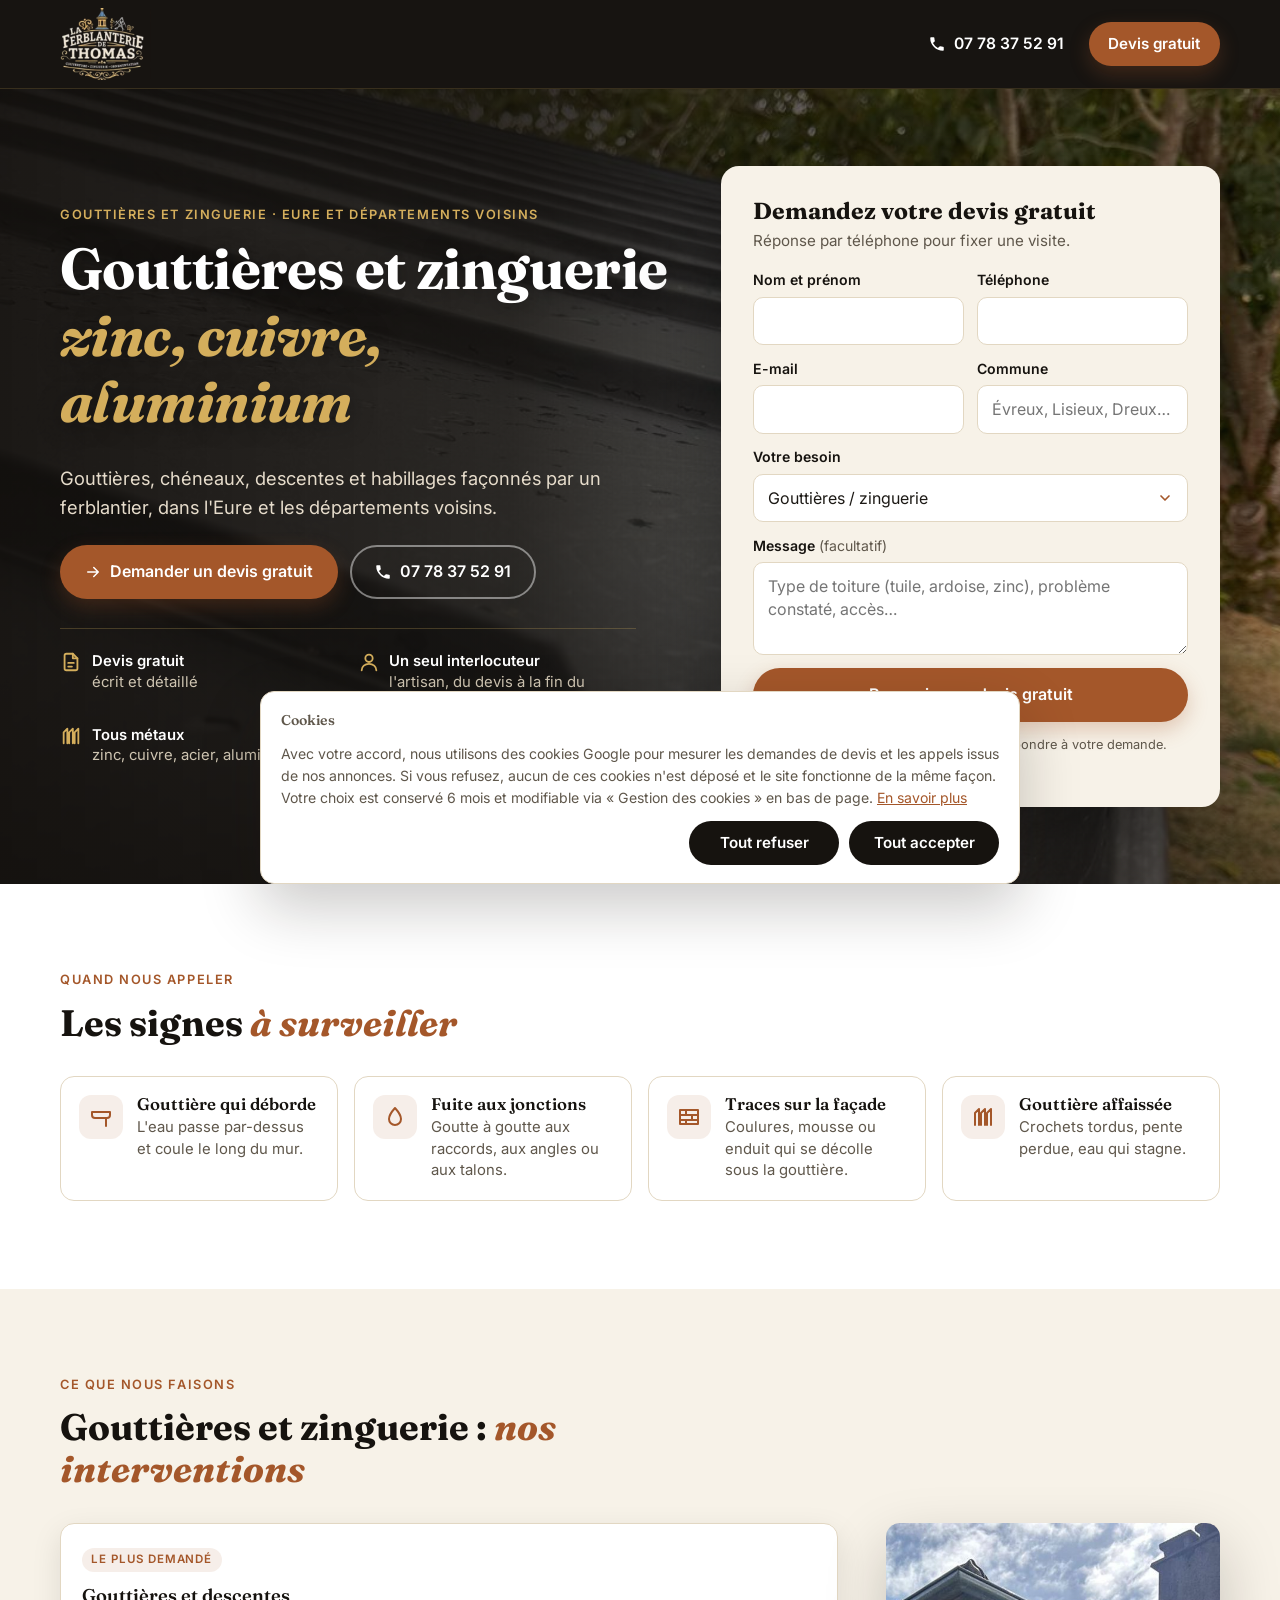
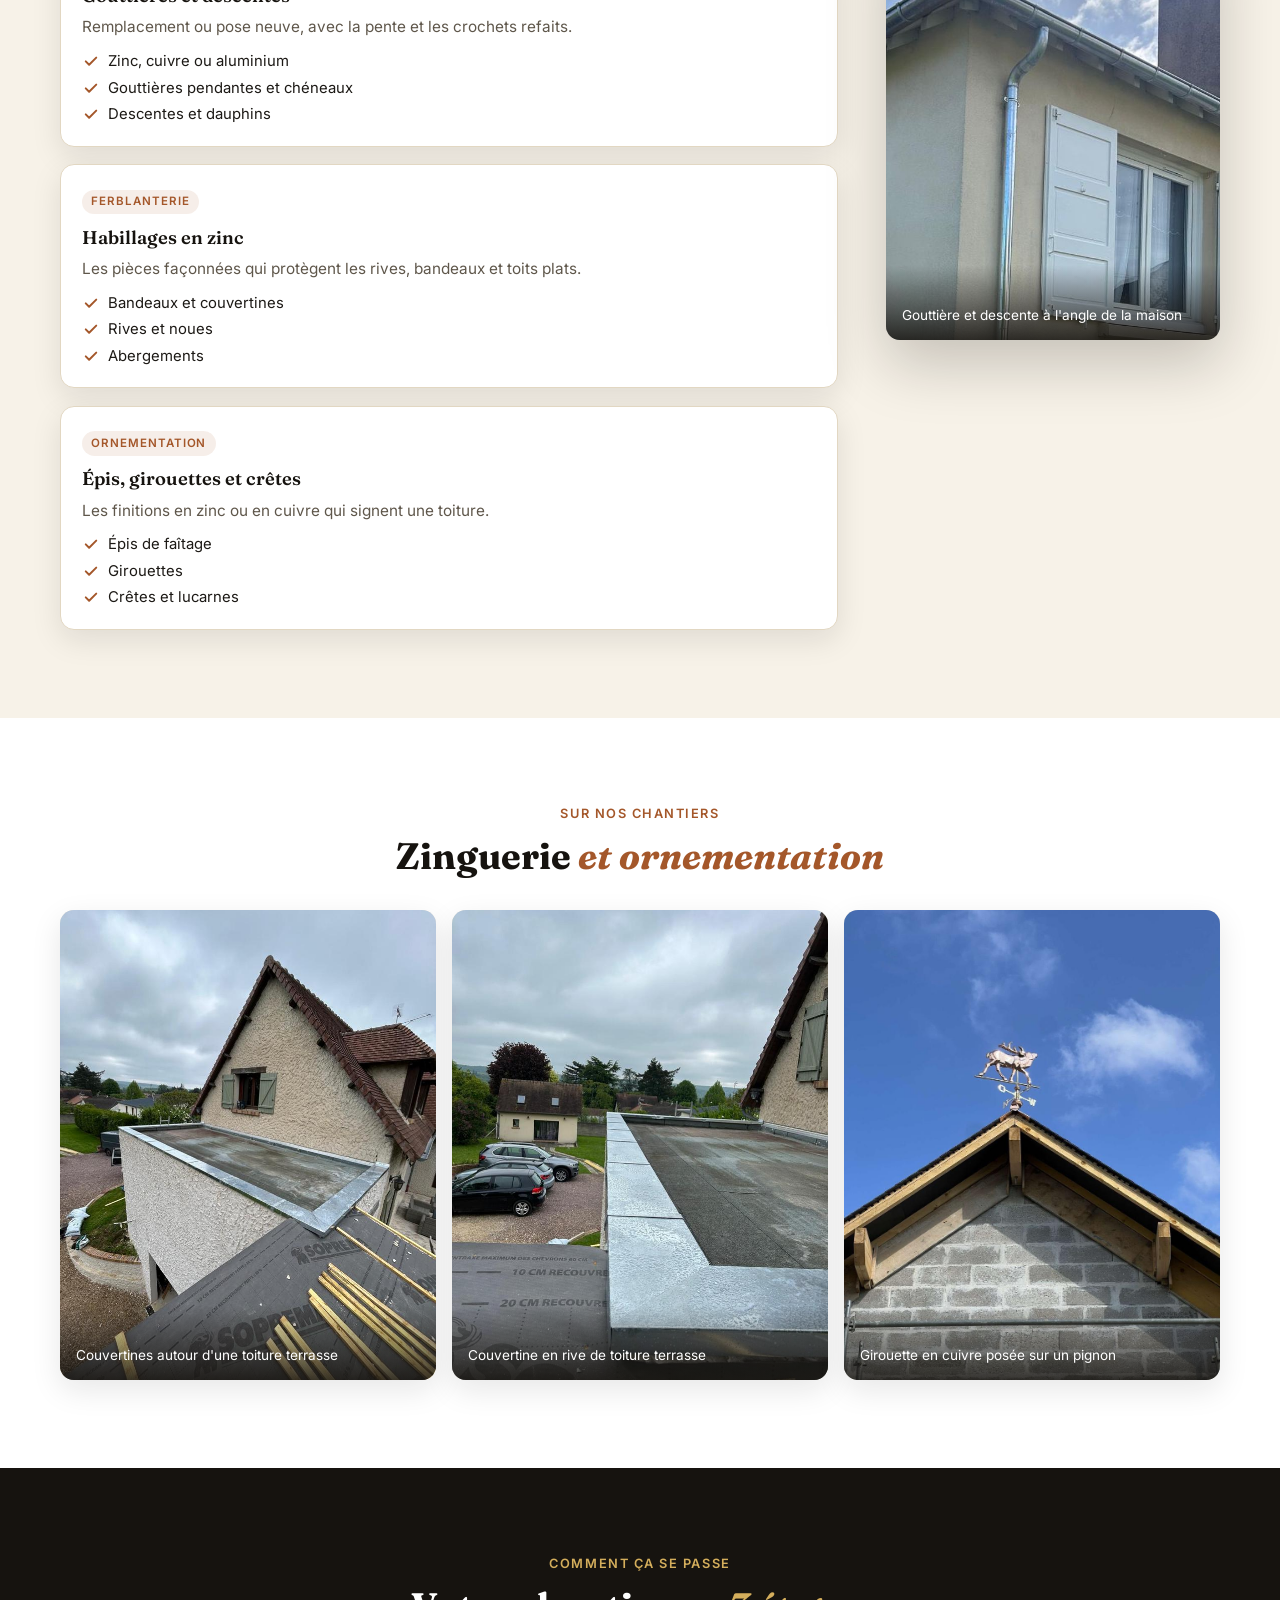
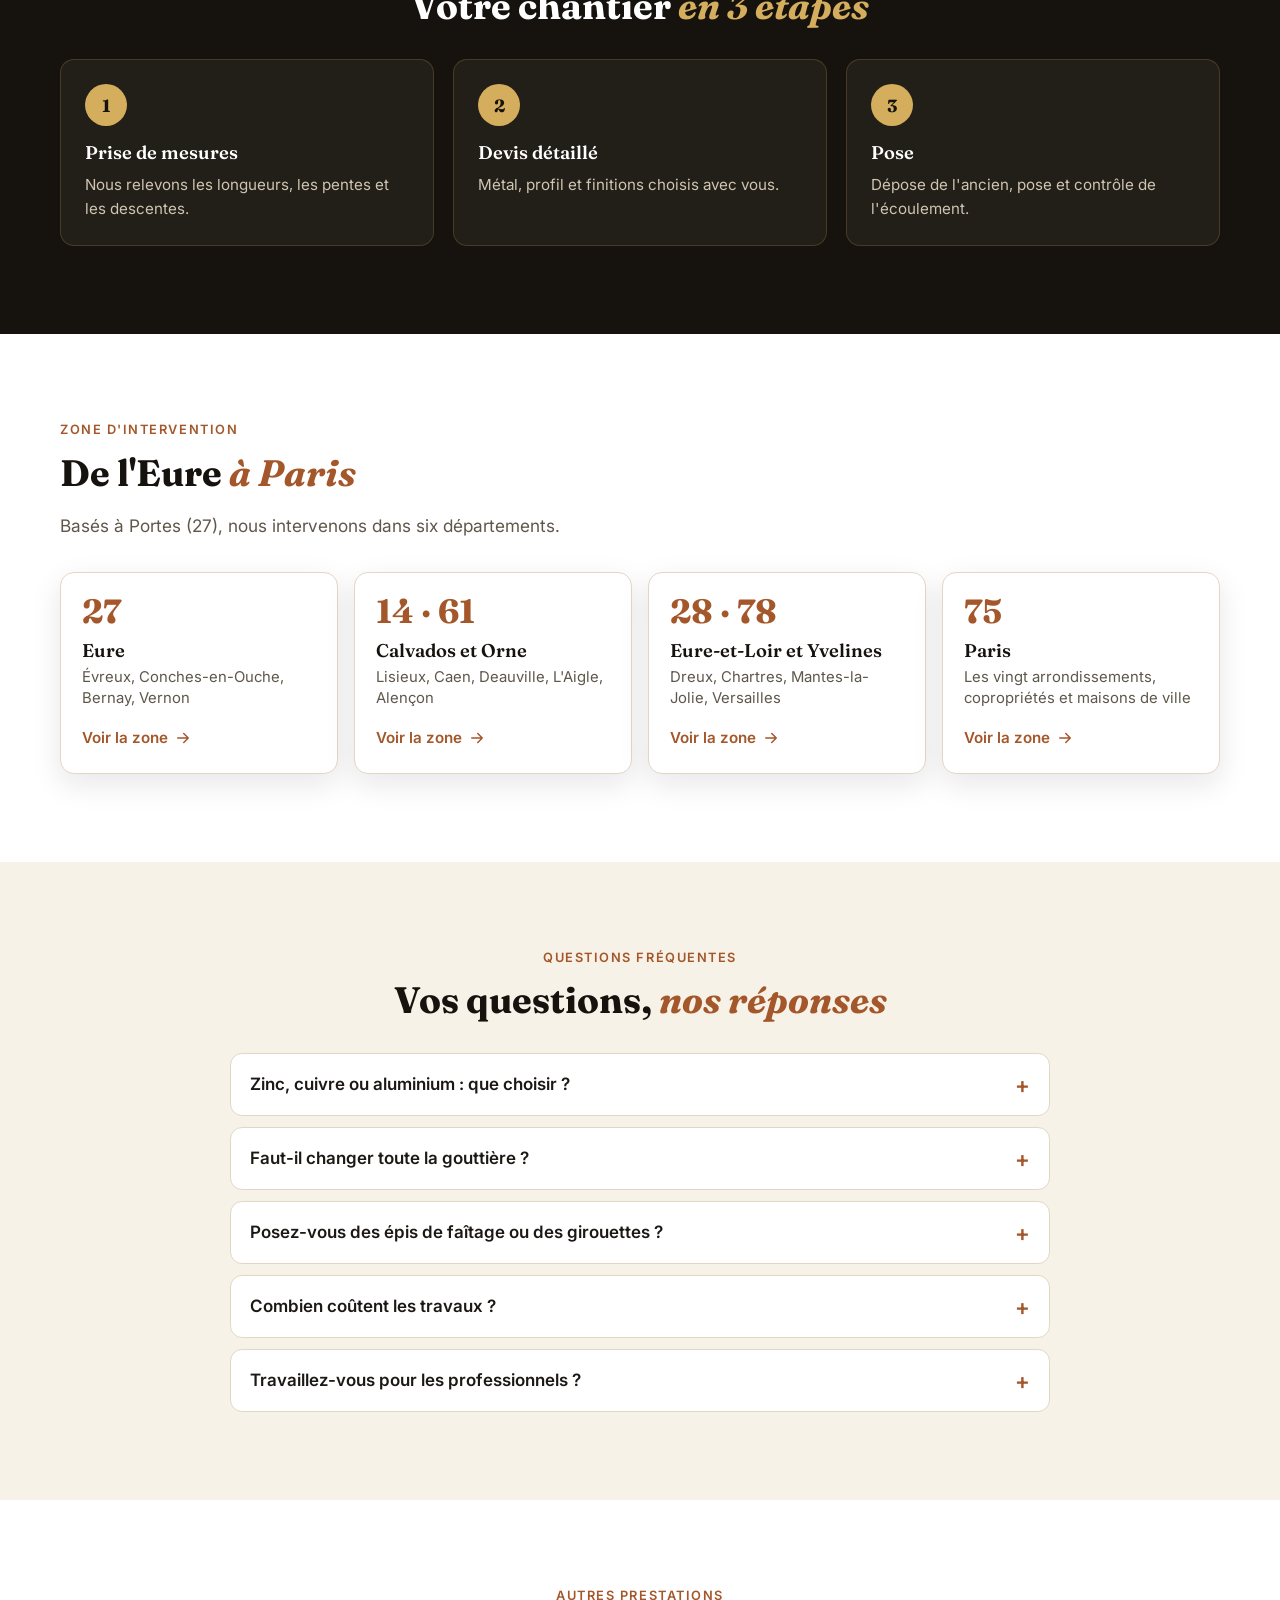
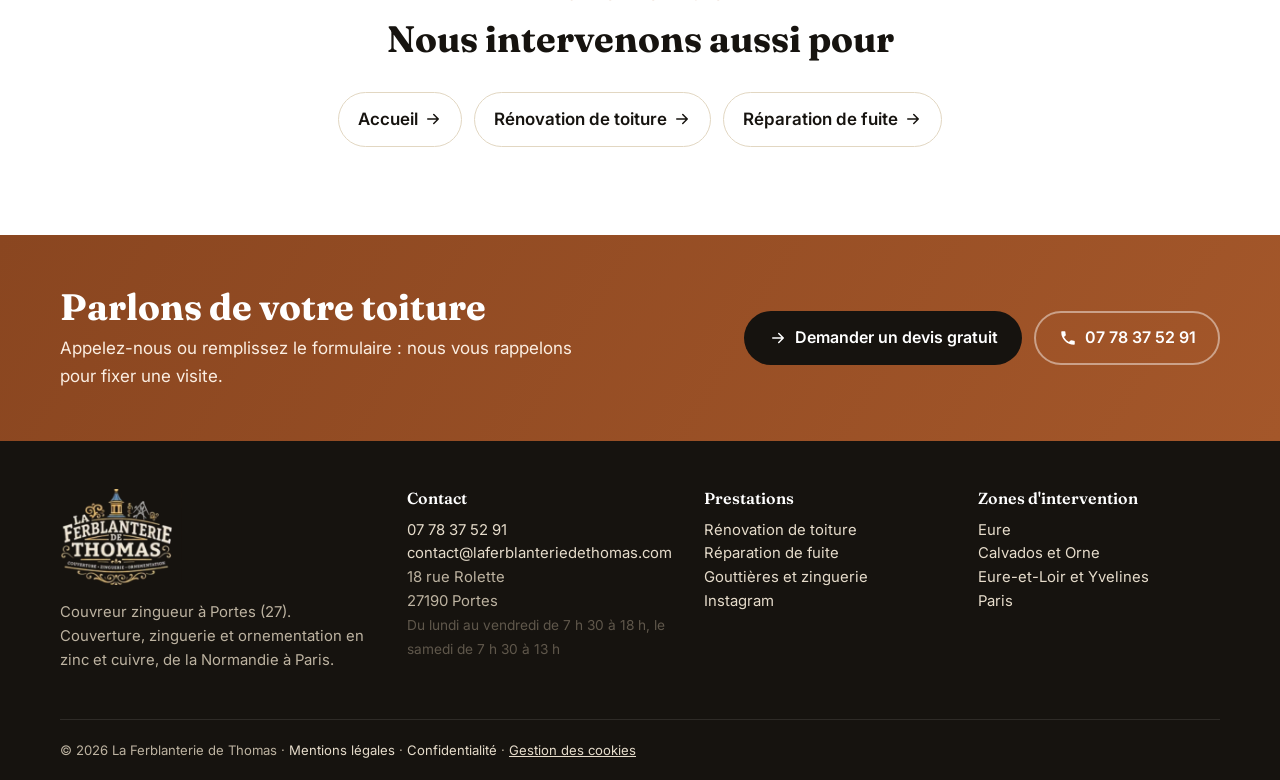
<file: gouttieres-zinguerie.html>
<!DOCTYPE html>
<html lang="fr-FR">
<head>
<meta charset="utf-8">
<meta name="viewport" content="width=device-width, initial-scale=1">
<script>window.dataLayer=window.dataLayer||[];function gtag(){dataLayer.push(arguments);}(function(){var c=null;try{c=JSON.parse(localStorage.getItem('fdt_consent')||'null')}catch(e){}if(c&&(!c.ts||Date.now()-c.ts>182*864e5))c=null;var g=c&&c.v==='granted'?'granted':'denied';gtag('consent','default',{ad_storage:g,ad_user_data:g,ad_personalization:g,analytics_storage:g,functionality_storage:'granted',security_storage:'granted',wait_for_update:500});})();</script>
<!-- Google Tag Manager -->
<script>(function(w,d,s,l,i){w[l]=w[l]||[];w[l].push({'gtm.start':new Date().getTime(),event:'gtm.js'});var f=d.getElementsByTagName(s)[0],j=d.createElement(s),dl=l!='dataLayer'?'&l='+l:'';j.async=true;j.src='https://www.googletagmanager.com/gtm.js?id='+i+dl;f.parentNode.insertBefore(j,f);})(window,document,'script','dataLayer','GTM-5WTF53XD');</script>
<title>Gouttières et zinguerie dans l&#x27;Eure | La Ferblanterie de Thomas</title>
<meta name="description" content="Pose et remplacement de gouttières, chéneaux et descentes en zinc, cuivre ou aluminium dans l&#x27;Eure et les départements voisins. Devis gratuit.">
<meta name="robots" content="index, follow, max-image-preview:large">
<link rel="canonical" href="https://laferblanteriedethomas.com/gouttieres-zinguerie.html">
<meta property="og:type" content="website">
<meta property="og:locale" content="fr_FR">
<meta property="og:site_name" content="La Ferblanterie de Thomas">
<meta property="og:title" content="Gouttières et zinguerie dans l&#x27;Eure | La Ferblanterie de Thomas">
<meta property="og:description" content="Pose et remplacement de gouttières, chéneaux et descentes en zinc, cuivre ou aluminium dans l&#x27;Eure et les départements voisins. Devis gratuit.">
<meta property="og:image" content="https://laferblanteriedethomas.com/img/card-gouttieres.jpg">
<meta property="og:url" content="https://laferblanteriedethomas.com/gouttieres-zinguerie.html">
<meta name="theme-color" content="#16130f">
<link rel="icon" type="image/png" href="img/favicon.png">
<link rel="preconnect" href="https://fonts.googleapis.com">
<link rel="preconnect" href="https://fonts.gstatic.com" crossorigin>
<link href="https://fonts.googleapis.com/css2?family=Fraunces:opsz,wght@9..144,600;9..144,700&family=Inter:wght@400;500;600;700&display=swap" rel="stylesheet">
<link rel="stylesheet" href="style.css?v=1794335660">
<script>(function(){try{var z=new URLSearchParams(location.search).get('zone');if(["eure", "calvados-orne", "eure-et-loir-yvelines", "paris"].indexOf(z)>-1)document.documentElement.setAttribute('data-zone',z)}catch(e){}})();</script>
<style>html:not([data-zone]) [data-zv]:not([data-zv="default"]),html[data-zone="eure"] [data-zv]:not([data-zv="eure"]),html[data-zone="calvados-orne"] [data-zv]:not([data-zv="calvados-orne"]),html[data-zone="eure-et-loir-yvelines"] [data-zv]:not([data-zv="eure-et-loir-yvelines"]),html[data-zone="paris"] [data-zv]:not([data-zv="paris"]){display:none!important}</style>
<script type="application/ld+json">{"@context": "https://schema.org", "@type": "RoofingContractor", "@id": "https://laferblanteriedethomas.com/#entreprise", "name": "La Ferblanterie de Thomas", "url": "https://laferblanteriedethomas.com/", "telephone": "+33778375291", "image": "https://laferblanteriedethomas.com/img/thomas-toiture-ardoise.jpg", "logo": "https://laferblanteriedethomas.com/img/logo.png", "founder": "Thomas Ferreira Rolo", "address": {"@type": "PostalAddress", "streetAddress": "18 rue Rolette", "postalCode": "27190", "addressLocality": "Portes", "addressRegion": "Normandie", "addressCountry": "FR"}, "geo": {"@type": "GeoCoordinates", "latitude": 49.0316, "longitude": 0.9472}, "areaServed": [{"@type": "AdministrativeArea", "name": "Eure"}, {"@type": "AdministrativeArea", "name": "Calvados"}, {"@type": "AdministrativeArea", "name": "Orne"}, {"@type": "AdministrativeArea", "name": "Eure-et-Loir"}, {"@type": "AdministrativeArea", "name": "Yvelines"}, {"@type": "AdministrativeArea", "name": "Paris"}], "openingHoursSpecification": [{"@type": "OpeningHoursSpecification", "dayOfWeek": ["Monday", "Tuesday", "Wednesday", "Thursday", "Friday"], "opens": "07:30", "closes": "18:00"}, {"@type": "OpeningHoursSpecification", "dayOfWeek": "Saturday", "opens": "07:30", "closes": "13:00"}], "sameAs": ["https://www.instagram.com/laferblanteriedethomas/"], "taxID": "10846826500013", "email": "contact@laferblanteriedethomas.com"}</script>
<script type="application/ld+json">{"@context": "https://schema.org", "@type": "FAQPage", "mainEntity": [{"@type": "Question", "name": "Zinc, cuivre ou aluminium : que choisir ?", "acceptedAnswer": {"@type": "Answer", "text": "Le zinc est le plus courant sur les maisons de la région. Le cuivre se patine et dure très longtemps. L'aluminium laqué existe en plusieurs couleurs. Nous vous conseillons selon votre maison."}}, {"@type": "Question", "name": "Faut-il changer toute la gouttière ?", "acceptedAnswer": {"@type": "Answer", "text": "Pas toujours. Si le métal est sain, une jonction ou quelques crochets suffisent. Si elle est percée en plusieurs points, le remplacement revient moins cher à terme."}}, {"@type": "Question", "name": "Posez-vous des épis de faîtage ou des girouettes ?", "acceptedAnswer": {"@type": "Answer", "text": "Oui. L'ornementation fait partie de notre métier de ferblantier : épis, girouettes, crêtes et habillages de lucarnes."}}, {"@type": "Question", "name": "Combien coûtent les travaux ?", "acceptedAnswer": {"@type": "Answer", "text": "Le prix dépend de la surface, du matériau, de l'accès et de l'état de la toiture. Nous venons voir et vous remettons un devis gratuit, écrit et détaillé."}}, {"@type": "Question", "name": "Travaillez-vous pour les professionnels ?", "acceptedAnswer": {"@type": "Answer", "text": "Oui. Nous intervenons pour les particuliers comme pour les entreprises, les syndics et les collectivités."}}]}</script>
<script type="application/ld+json">{"@context": "https://schema.org", "@type": "BreadcrumbList", "itemListElement": [{"@type": "ListItem", "position": 1, "name": "Accueil", "item": "https://laferblanteriedethomas.com/"}, {"@type": "ListItem", "position": 2, "name": "Gouttières et zinguerie", "item": "https://laferblanteriedethomas.com/gouttieres-zinguerie.html"}]}</script>
</head>
<body>
<noscript><iframe src="https://www.googletagmanager.com/ns.html?id=GTM-5WTF53XD" height="0" width="0" style="display:none;visibility:hidden"></iframe></noscript><header class="top">
  <div class="wrap top-in">
    <a class="brand" href="./" aria-label="La Ferblanterie de Thomas, accueil"><img src="img/logo-badge.png" width="91" height="72" alt="Logo La Ferblanterie de Thomas"></a>
    <div class="top-cta">
      <a class="btn btn-call" href="tel:+33778375291"><svg viewBox="0 0 24 24" width="18" height="18" aria-hidden="true"><path fill="currentColor" d="M6.6 10.8a15.1 15.1 0 0 0 6.6 6.6l2.2-2.2a1 1 0 0 1 1-.25 11.4 11.4 0 0 0 3.6.57 1 1 0 0 1 1 1V20a1 1 0 0 1-1 1A17 17 0 0 1 3 4a1 1 0 0 1 1-1h3.5a1 1 0 0 1 1 1c0 1.25.2 2.45.57 3.57a1 1 0 0 1-.25 1z"/></svg><span>07 78 37 52 91</span></a>
      <a class="btn btn-main btn-sm top-devis" href="#devis">Devis gratuit</a>
    </div>
  </div>
</header>
<main>
<section class="hero">
  <picture class="hero-bg"><source media="(max-width:720px)" srcset="img/joint-debout-alu-rive-gouttiere.jpg"><img src="img/hero-gouttieres.jpg" alt="" fetchpriority="high"></picture>
  <div class="wrap hero-in">
    <div class="hero-txt">
      <p class="eyebrow">Gouttières et zinguerie · <span data-zv="default">Eure et départements voisins</span><span data-zv="eure">Eure (27)</span><span data-zv="calvados-orne">Calvados (14) et Orne (61)</span><span data-zv="eure-et-loir-yvelines">Eure-et-Loir (28) et Yvelines (78)</span><span data-zv="paris">Paris (75)</span></p>
      <h1>Gouttières et zinguerie <em>zinc, cuivre, aluminium</em></h1>
      <p class="lead">Gouttières, chéneaux, descentes et habillages façonnés par un ferblantier, <span data-zv="default">dans l&#x27;Eure et les départements voisins</span><span data-zv="eure">partout dans l&#x27;Eure</span><span data-zv="calvados-orne">dans le Calvados et l&#x27;Orne</span><span data-zv="eure-et-loir-yvelines">en Eure-et-Loir et dans les Yvelines</span><span data-zv="paris">à Paris</span>.</p>
      <div class="cta"><a href="#devis" class="btn btn-main"><svg viewBox="0 0 24 24" width="24" height="24" aria-hidden="true" fill="none" stroke="currentColor" stroke-width="2" stroke-linecap="round" stroke-linejoin="round"><path d="M5 12h14M13 6l6 6-6 6"/></svg>Demander un devis gratuit</a><a href="tel:+33778375291" class="btn btn-ghost"><svg viewBox="0 0 24 24" width="18" height="18" aria-hidden="true"><path fill="currentColor" d="M6.6 10.8a15.1 15.1 0 0 0 6.6 6.6l2.2-2.2a1 1 0 0 1 1-.25 11.4 11.4 0 0 0 3.6.57 1 1 0 0 1 1 1V20a1 1 0 0 1-1 1A17 17 0 0 1 3 4a1 1 0 0 1 1-1h3.5a1 1 0 0 1 1 1c0 1.25.2 2.45.57 3.57a1 1 0 0 1-.25 1z"/></svg><span>07 78 37 52 91</span></a></div>
      <ul class="reas"><li><svg viewBox="0 0 24 24" width="24" height="24" aria-hidden="true" fill="none" stroke="currentColor" stroke-width="2" stroke-linecap="round" stroke-linejoin="round"><path d="M14 3H7a2 2 0 0 0-2 2v14a2 2 0 0 0 2 2h10a2 2 0 0 0 2-2V8z"/><path d="M14 3v5h5M9 13h6M9 17h4"/></svg><span><b>Devis gratuit</b> écrit et détaillé</span></li><li><svg viewBox="0 0 24 24" width="24" height="24" aria-hidden="true" fill="none" stroke="currentColor" stroke-width="2" stroke-linecap="round" stroke-linejoin="round"><circle cx="12" cy="8" r="4"/><path d="M4 21c0-4 3.6-7 8-7s8 3 8 7"/></svg><span><b>Un seul interlocuteur</b> l&#x27;artisan, du devis à la fin du chantier</span></li><li><svg viewBox="0 0 24 24" width="24" height="24" aria-hidden="true" fill="none" stroke="currentColor" stroke-width="2" stroke-linecap="round" stroke-linejoin="round"><path d="M4 20V8l4-4v16M10 20V8l4-4v16M16 20V8l4-4v16"/></svg><span><b>Tous métaux</b> zinc, cuivre, acier, aluminium</span></li><li><svg viewBox="0 0 24 24" width="24" height="24" aria-hidden="true" fill="none" stroke="currentColor" stroke-width="2" stroke-linecap="round" stroke-linejoin="round"><path d="M19 3 11 11"/><path d="M8 10l6 6-2 5-9-9z"/></svg><span><b>Chantier nettoyé</b> avant notre départ</span></li></ul>
    </div>
    <div class="hero-form" id="devis"><form id="devisForm" class="form" method="POST" action="contact.php">
  <h2>Demandez votre devis gratuit</h2>
  <p class="form-sub">Réponse par téléphone pour fixer une visite.</p>
  <input type="hidden" name="Source" value="Gouttières et zinguerie"><input type="hidden" name="gclid" value=""><input type="hidden" name="gbraid" value=""><input type="hidden" name="wbraid" value=""><input type="hidden" name="fbclid" value=""><input type="hidden" name="msclkid" value=""><input type="hidden" name="utm_source" value=""><input type="hidden" name="utm_medium" value=""><input type="hidden" name="utm_campaign" value=""><input type="hidden" name="utm_term" value=""><input type="hidden" name="utm_content" value=""><input type="hidden" name="referrer" value=""><input type="hidden" name="landing_page" value="">
  <input type="text" name="_honey" tabindex="-1" autocomplete="off" class="hp" aria-hidden="true">
  <div class="row"><label>Nom et prénom<input type="text" name="Nom" required autocomplete="name"></label>
  <label>Téléphone<input type="tel" name="Téléphone" required autocomplete="tel" inputmode="tel"></label></div>
  <div class="row"><label>E-mail<input type="email" name="Email" required autocomplete="email"></label>
  <label>Commune<input type="text" name="Localité" required autocomplete="address-level2" placeholder="Évreux, Lisieux, Dreux…"></label></div>
  <label>Votre besoin<select name="Besoin" required><option>Rénovation de toiture</option><option>Réparation de fuite</option><option selected>Gouttières / zinguerie</option><option>Ornementation (épi, girouette…)</option><option>Vérification après tempête</option><option>Autre demande</option></select></label>
  <label>Message <span class="opt">(facultatif)</span><textarea name="Message" rows="3" placeholder="Type de toiture (tuile, ardoise, zinc), problème constaté, accès…"></textarea></label>
  <button type="submit" class="btn btn-main btn-block" data-sending="Envoi…">Recevoir mon devis gratuit</button>
  <p class="form-note">Vos coordonnées servent uniquement à répondre à votre demande. <a href="confidentialite.html">Confidentialité</a></p>
</form></div>
  </div>
</section>
<section class="sec " id="signes"><div class="wrap"><div class="sec-head"><p class="eyebrow">Quand nous appeler</p><h2>Les signes <em>à surveiller</em></h2></div><div class="tiles"><div class="tile"><span class="tile-ico"><svg viewBox="0 0 24 24" width="24" height="24" aria-hidden="true" fill="none" stroke="currentColor" stroke-width="2" stroke-linecap="round" stroke-linejoin="round"><path d="M3 7h18v3a3 3 0 0 1-3 3H6a3 3 0 0 1-3-3z"/><path d="M17 13v8"/></svg></span><div><h3>Gouttière qui déborde</h3><p>L&#x27;eau passe par-dessus et coule le long du mur.</p></div></div><div class="tile"><span class="tile-ico"><svg viewBox="0 0 24 24" width="24" height="24" aria-hidden="true" fill="none" stroke="currentColor" stroke-width="2" stroke-linecap="round" stroke-linejoin="round"><path d="M12 3s6 6.6 6 11a6 6 0 0 1-12 0c0-4.4 6-11 6-11z"/></svg></span><div><h3>Fuite aux jonctions</h3><p>Goutte à goutte aux raccords, aux angles ou aux talons.</p></div></div><div class="tile"><span class="tile-ico"><svg viewBox="0 0 24 24" width="24" height="24" aria-hidden="true" fill="none" stroke="currentColor" stroke-width="2" stroke-linecap="round" stroke-linejoin="round"><path d="M3 5h18v14H3zM3 10h18M3 15h18M9 5v5M15 10v5M9 15v4"/></svg></span><div><h3>Traces sur la façade</h3><p>Coulures, mousse ou enduit qui se décolle sous la gouttière.</p></div></div><div class="tile"><span class="tile-ico"><svg viewBox="0 0 24 24" width="24" height="24" aria-hidden="true" fill="none" stroke="currentColor" stroke-width="2" stroke-linecap="round" stroke-linejoin="round"><path d="M4 20V8l4-4v16M10 20V8l4-4v16M16 20V8l4-4v16"/></svg></span><div><h3>Gouttière affaissée</h3><p>Crochets tordus, pente perdue, eau qui stagne.</p></div></div></div></div></section>
<section class="sec sec-alt" id="prestations"><div class="wrap"><div class="sec-head"><p class="eyebrow">Ce que nous faisons</p><h2>Gouttières et zinguerie : <em>nos interventions</em></h2></div><div class="split split-wide"><div class="cards"><article class="card"><span class="tag">Le plus demandé</span><h3>Gouttières et descentes</h3><p>Remplacement ou pose neuve, avec la pente et les crochets refaits.</p><ul class="checks"><li><svg viewBox="0 0 24 24" width="24" height="24" aria-hidden="true" fill="none" stroke="currentColor" stroke-width="2.6" stroke-linecap="round" stroke-linejoin="round"><path d="M5 12.5l4.5 4.5L19 7.5"/></svg>Zinc, cuivre ou aluminium</li><li><svg viewBox="0 0 24 24" width="24" height="24" aria-hidden="true" fill="none" stroke="currentColor" stroke-width="2.6" stroke-linecap="round" stroke-linejoin="round"><path d="M5 12.5l4.5 4.5L19 7.5"/></svg>Gouttières pendantes et chéneaux</li><li><svg viewBox="0 0 24 24" width="24" height="24" aria-hidden="true" fill="none" stroke="currentColor" stroke-width="2.6" stroke-linecap="round" stroke-linejoin="round"><path d="M5 12.5l4.5 4.5L19 7.5"/></svg>Descentes et dauphins</li></ul></article><article class="card"><span class="tag">Ferblanterie</span><h3>Habillages en zinc</h3><p>Les pièces façonnées qui protègent les rives, bandeaux et toits plats.</p><ul class="checks"><li><svg viewBox="0 0 24 24" width="24" height="24" aria-hidden="true" fill="none" stroke="currentColor" stroke-width="2.6" stroke-linecap="round" stroke-linejoin="round"><path d="M5 12.5l4.5 4.5L19 7.5"/></svg>Bandeaux et couvertines</li><li><svg viewBox="0 0 24 24" width="24" height="24" aria-hidden="true" fill="none" stroke="currentColor" stroke-width="2.6" stroke-linecap="round" stroke-linejoin="round"><path d="M5 12.5l4.5 4.5L19 7.5"/></svg>Rives et noues</li><li><svg viewBox="0 0 24 24" width="24" height="24" aria-hidden="true" fill="none" stroke="currentColor" stroke-width="2.6" stroke-linecap="round" stroke-linejoin="round"><path d="M5 12.5l4.5 4.5L19 7.5"/></svg>Abergements</li></ul></article><article class="card"><span class="tag">Ornementation</span><h3>Épis, girouettes et crêtes</h3><p>Les finitions en zinc ou en cuivre qui signent une toiture.</p><ul class="checks"><li><svg viewBox="0 0 24 24" width="24" height="24" aria-hidden="true" fill="none" stroke="currentColor" stroke-width="2.6" stroke-linecap="round" stroke-linejoin="round"><path d="M5 12.5l4.5 4.5L19 7.5"/></svg>Épis de faîtage</li><li><svg viewBox="0 0 24 24" width="24" height="24" aria-hidden="true" fill="none" stroke="currentColor" stroke-width="2.6" stroke-linecap="round" stroke-linejoin="round"><path d="M5 12.5l4.5 4.5L19 7.5"/></svg>Girouettes</li><li><svg viewBox="0 0 24 24" width="24" height="24" aria-hidden="true" fill="none" stroke="currentColor" stroke-width="2.6" stroke-linecap="round" stroke-linejoin="round"><path d="M5 12.5l4.5 4.5L19 7.5"/></svg>Crêtes et lucarnes</li></ul></article></div><figure class="photo"><img src="img/gouttiere-descente-angle.jpg" width="560" height="700" alt="Gouttière et descente métalliques à l&#x27;angle d&#x27;une maison aux volets blancs" loading="lazy" decoding="async"><figcaption>Gouttière et descente à l&#x27;angle de la maison</figcaption></figure></div></div></section>
<section class="sec " id="realisations"><div class="wrap"><div class="sec-head center"><p class="eyebrow">Sur nos chantiers</p><h2>Zinguerie <em>et ornementation</em></h2></div><div class="gallery"><figure class="photo g-item"><img src="img/couvertines-toiture-terrasse.jpg" width="750" height="1000" alt="Couvertines métalliques posées autour d&#x27;une toiture terrasse" loading="lazy" decoding="async"><figcaption>Couvertines autour d&#x27;une toiture terrasse</figcaption></figure><figure class="photo g-item"><img src="img/couvertine-detail-rive.jpg" width="750" height="1000" alt="Détail d&#x27;une couvertine métallique en rive de toiture terrasse" loading="lazy" decoding="async"><figcaption>Couvertine en rive de toiture terrasse</figcaption></figure><figure class="photo g-item"><img src="img/girouette-cerf-cuivre.jpg" width="900" height="1200" alt="Girouette en cuivre en forme de cerf au sommet d&#x27;un pignon" loading="lazy" decoding="async"><figcaption>Girouette en cuivre posée sur un pignon</figcaption></figure></div></div></section>
<section class="sec sec-dark" id="methode"><div class="wrap"><div class="sec-head center"><p class="eyebrow">Comment ça se passe</p><h2>Votre chantier <em>en 3 étapes</em></h2></div><ol class="steps"><li><span class="step-n">1</span><h3>Prise de mesures</h3><p>Nous relevons les longueurs, les pentes et les descentes.</p></li><li><span class="step-n">2</span><h3>Devis détaillé</h3><p>Métal, profil et finitions choisis avec vous.</p></li><li><span class="step-n">3</span><h3>Pose</h3><p>Dépose de l&#x27;ancien, pose et contrôle de l&#x27;écoulement.</p></li></ol></div></section>
<section class="sec " id="zone" data-zv="default"><div class="wrap"><div class="sec-head"><p class="eyebrow">Zone d'intervention</p><h2>De l'Eure <em>à Paris</em></h2><p class="intro">Basés à Portes (27), nous intervenons dans six départements.</p></div><div class="zcards"><a class="zcard" href="couvreur-eure.html"><span class="zcodes">27</span><h3>Eure</h3><p>Évreux, Conches-en-Ouche, Bernay, Vernon</p><span class="more">Voir la zone <svg viewBox="0 0 24 24" width="24" height="24" aria-hidden="true" fill="none" stroke="currentColor" stroke-width="2" stroke-linecap="round" stroke-linejoin="round"><path d="M5 12h14M13 6l6 6-6 6"/></svg></span></a><a class="zcard" href="couvreur-calvados-orne.html"><span class="zcodes">14 · 61</span><h3>Calvados et Orne</h3><p>Lisieux, Caen, Deauville, L&#x27;Aigle, Alençon</p><span class="more">Voir la zone <svg viewBox="0 0 24 24" width="24" height="24" aria-hidden="true" fill="none" stroke="currentColor" stroke-width="2" stroke-linecap="round" stroke-linejoin="round"><path d="M5 12h14M13 6l6 6-6 6"/></svg></span></a><a class="zcard" href="couvreur-eure-et-loir-yvelines.html"><span class="zcodes">28 · 78</span><h3>Eure-et-Loir et Yvelines</h3><p>Dreux, Chartres, Mantes-la-Jolie, Versailles</p><span class="more">Voir la zone <svg viewBox="0 0 24 24" width="24" height="24" aria-hidden="true" fill="none" stroke="currentColor" stroke-width="2" stroke-linecap="round" stroke-linejoin="round"><path d="M5 12h14M13 6l6 6-6 6"/></svg></span></a><a class="zcard" href="couvreur-paris.html"><span class="zcodes">75</span><h3>Paris</h3><p>Les vingt arrondissements, copropriétés et maisons de ville</p><span class="more">Voir la zone <svg viewBox="0 0 24 24" width="24" height="24" aria-hidden="true" fill="none" stroke="currentColor" stroke-width="2" stroke-linecap="round" stroke-linejoin="round"><path d="M5 12h14M13 6l6 6-6 6"/></svg></span></a></div></div></section>
<section class="sec " id="zone-eure" data-zv="eure"><div class="wrap"><div class="sec-head"><p class="eyebrow">Zone d'intervention</p><h2>Partout <em>dans l'Eure</em></h2><p class="intro">Basés à Portes, entre Conches-en-Ouche et Évreux, nous intervenons dans ces communes et leurs environs.</p></div><div class="zones"><div class="zone"><h3>Portes, Conches et Évreux</h3><ul class="chips"><li>Portes</li><li>Conches-en-Ouche</li><li>Évreux</li><li>Breteuil</li><li>La Bonneville-sur-Iton</li><li>Saint-Sébastien-de-Morsent</li></ul></div><div class="zone"><h3>Le Neubourg, Bernay et la Risle</h3><ul class="chips"><li>Le Neubourg</li><li>Beaumont-le-Roger</li><li>Bernay</li><li>Brionne</li><li>Pont-Audemer</li></ul></div><div class="zone"><h3>Vallée de l&#x27;Eure et Vexin</h3><ul class="chips"><li>Louviers</li><li>Val-de-Reuil</li><li>Pacy-sur-Eure</li><li>Vernon</li><li>Les Andelys</li><li>Gisors</li></ul></div><div class="zone"><h3>Sud de l&#x27;Eure</h3><ul class="chips"><li>Verneuil-sur-Avre</li><li>Saint-André-de-l&#x27;Eure</li><li>Damville</li><li>Rugles</li><li>Nonancourt</li></ul></div></div></div></section>
<section class="sec " id="zone-calvados-orne" data-zv="calvados-orne"><div class="wrap"><div class="sec-head"><p class="eyebrow">Zone d'intervention</p><h2>Dans le Calvados <em>et l'Orne</em></h2><p class="intro">Depuis Portes (27), nous intervenons dans tout le Calvados et l&#x27;Orne, dans ces communes comme dans leurs environs.</p></div><div class="zones"><div class="zone"><h3>Pays d&#x27;Auge</h3><ul class="chips"><li>Lisieux</li><li>Pont-l&#x27;Évêque</li><li>Livarot</li><li>Orbec</li><li>Vimoutiers</li></ul></div><div class="zone"><h3>Côte Fleurie</h3><ul class="chips"><li>Honfleur</li><li>Trouville-sur-Mer</li><li>Deauville</li><li>Houlgate</li><li>Cabourg</li></ul></div><div class="zone"><h3>Caen et le Bessin</h3><ul class="chips"><li>Caen</li><li>Hérouville-Saint-Clair</li><li>Ifs</li><li>Falaise</li><li>Bayeux</li></ul></div><div class="zone"><h3>Orne</h3><ul class="chips"><li>L&#x27;Aigle</li><li>Gacé</li><li>Argentan</li><li>Alençon</li><li>Mortagne-au-Perche</li><li>Bellême</li></ul></div></div></div></section>
<section class="sec " id="zone-eure-et-loir-yvelines" data-zv="eure-et-loir-yvelines"><div class="wrap"><div class="sec-head"><p class="eyebrow">Zone d'intervention</p><h2>En Eure-et-Loir <em>et dans les Yvelines</em></h2><p class="intro">Depuis Portes (27), nous intervenons en Eure-et-Loir et dans les Yvelines, dans ces communes comme dans leurs environs.</p></div><div class="zones"><div class="zone"><h3>Drouais et Thymerais</h3><ul class="chips"><li>Dreux</li><li>Vernouillet</li><li>Anet</li><li>Nogent-le-Roi</li><li>Châteauneuf-en-Thymerais</li></ul></div><div class="zone"><h3>Chartres et le Perche</h3><ul class="chips"><li>Chartres</li><li>Lucé</li><li>Maintenon</li><li>Épernon</li><li>Nogent-le-Rotrou</li><li>La Loupe</li></ul></div><div class="zone"><h3>Mantois et pays houdanais</h3><ul class="chips"><li>Mantes-la-Jolie</li><li>Houdan</li><li>Bonnières-sur-Seine</li><li>Septeuil</li><li>Les Mureaux</li></ul></div><div class="zone"><h3>Rambouillet et Versailles</h3><ul class="chips"><li>Rambouillet</li><li>Montfort-l&#x27;Amaury</li><li>Plaisir</li><li>Versailles</li><li>Saint-Germain-en-Laye</li><li>Poissy</li></ul></div></div></div></section>
<section class="sec " id="zone-paris" data-zv="paris"><div class="wrap"><div class="sec-head"><p class="eyebrow">Zone d'intervention</p><h2>Dans <em>tout Paris</em></h2><p class="intro">Depuis Portes (27), nous intervenons dans les vingt arrondissements, pour les copropriétés comme pour les maisons de ville.</p></div><div class="zones"><div class="zone"><h3>Rive droite</h3><ul class="chips"><li>1er</li><li>2e</li><li>3e</li><li>4e</li><li>8e</li><li>9e</li><li>10e</li><li>11e</li><li>12e</li><li>16e</li><li>17e</li><li>18e</li><li>19e</li><li>20e</li></ul></div><div class="zone"><h3>Rive gauche</h3><ul class="chips"><li>5e</li><li>6e</li><li>7e</li><li>13e</li><li>14e</li><li>15e</li></ul></div></div></div></section>
<section class="sec sec-alt" id="faq"><div class="wrap"><div class="sec-head center"><p class="eyebrow">Questions fréquentes</p><h2>Vos questions, <em>nos réponses</em></h2></div><div class="faq"><details><summary>Zinc, cuivre ou aluminium : que choisir ?</summary><p>Le zinc est le plus courant sur les maisons de la région. Le cuivre se patine et dure très longtemps. L&#x27;aluminium laqué existe en plusieurs couleurs. Nous vous conseillons selon votre maison.</p></details><details><summary>Faut-il changer toute la gouttière ?</summary><p>Pas toujours. Si le métal est sain, une jonction ou quelques crochets suffisent. Si elle est percée en plusieurs points, le remplacement revient moins cher à terme.</p></details><details><summary>Posez-vous des épis de faîtage ou des girouettes ?</summary><p>Oui. L&#x27;ornementation fait partie de notre métier de ferblantier : épis, girouettes, crêtes et habillages de lucarnes.</p></details><details><summary>Combien coûtent les travaux ?</summary><p>Le prix dépend de la surface, du matériau, de l&#x27;accès et de l&#x27;état de la toiture. Nous venons voir et vous remettons un devis gratuit, écrit et détaillé.</p></details><details><summary>Travaillez-vous pour les professionnels ?</summary><p>Oui. Nous intervenons pour les particuliers comme pour les entreprises, les syndics et les collectivités.</p></details></div></div></section>
<section class="sec "><div class="wrap"><div class="sec-head center"><p class="eyebrow">Autres prestations</p><h2>Nous intervenons aussi pour</h2></div><div class="others"><a class="other" href="./" data-zv="default">Accueil <svg viewBox="0 0 24 24" width="24" height="24" aria-hidden="true" fill="none" stroke="currentColor" stroke-width="2" stroke-linecap="round" stroke-linejoin="round"><path d="M5 12h14M13 6l6 6-6 6"/></svg></a><a class="other" href="couvreur-eure.html" data-zv="eure">Couvreur dans l&#x27;Eure <svg viewBox="0 0 24 24" width="24" height="24" aria-hidden="true" fill="none" stroke="currentColor" stroke-width="2" stroke-linecap="round" stroke-linejoin="round"><path d="M5 12h14M13 6l6 6-6 6"/></svg></a><a class="other" href="couvreur-calvados-orne.html" data-zv="calvados-orne">Couvreur dans le Calvados et l&#x27;Orne <svg viewBox="0 0 24 24" width="24" height="24" aria-hidden="true" fill="none" stroke="currentColor" stroke-width="2" stroke-linecap="round" stroke-linejoin="round"><path d="M5 12h14M13 6l6 6-6 6"/></svg></a><a class="other" href="couvreur-eure-et-loir-yvelines.html" data-zv="eure-et-loir-yvelines">Couvreur en Eure-et-Loir et dans les Yvelines <svg viewBox="0 0 24 24" width="24" height="24" aria-hidden="true" fill="none" stroke="currentColor" stroke-width="2" stroke-linecap="round" stroke-linejoin="round"><path d="M5 12h14M13 6l6 6-6 6"/></svg></a><a class="other" href="couvreur-paris.html" data-zv="paris">Couvreur à Paris <svg viewBox="0 0 24 24" width="24" height="24" aria-hidden="true" fill="none" stroke="currentColor" stroke-width="2" stroke-linecap="round" stroke-linejoin="round"><path d="M5 12h14M13 6l6 6-6 6"/></svg></a><a class="other" href="renovation-toiture.html" data-zl>Rénovation de toiture <svg viewBox="0 0 24 24" width="24" height="24" aria-hidden="true" fill="none" stroke="currentColor" stroke-width="2" stroke-linecap="round" stroke-linejoin="round"><path d="M5 12h14M13 6l6 6-6 6"/></svg></a><a class="other" href="reparation-fuite-toiture.html" data-zl>Réparation de fuite <svg viewBox="0 0 24 24" width="24" height="24" aria-hidden="true" fill="none" stroke="currentColor" stroke-width="2" stroke-linecap="round" stroke-linejoin="round"><path d="M5 12h14M13 6l6 6-6 6"/></svg></a></div></div></section>
<section class="band"><div class="wrap band-in"><div><h2>Parlons de votre toiture</h2><p>Appelez-nous ou remplissez le formulaire : nous vous rappelons pour fixer une visite.</p></div>
<div class="cta"><a href="#devis" class="btn btn-main"><svg viewBox="0 0 24 24" width="24" height="24" aria-hidden="true" fill="none" stroke="currentColor" stroke-width="2" stroke-linecap="round" stroke-linejoin="round"><path d="M5 12h14M13 6l6 6-6 6"/></svg>Demander un devis gratuit</a><a href="tel:+33778375291" class="btn btn-ghost"><svg viewBox="0 0 24 24" width="18" height="18" aria-hidden="true"><path fill="currentColor" d="M6.6 10.8a15.1 15.1 0 0 0 6.6 6.6l2.2-2.2a1 1 0 0 1 1-.25 11.4 11.4 0 0 0 3.6.57 1 1 0 0 1 1 1V20a1 1 0 0 1-1 1A17 17 0 0 1 3 4a1 1 0 0 1 1-1h3.5a1 1 0 0 1 1 1c0 1.25.2 2.45.57 3.57a1 1 0 0 1-.25 1z"/></svg><span>07 78 37 52 91</span></a></div></div></section></main>
<footer class="foot">
  <div class="wrap foot-in">
    <div><a class="brand" href="./"><img src="img/logo-badge.png" width="122" height="96" alt="" loading="lazy"></a>
      <p>Couvreur zingueur à Portes (27). Couverture, zinguerie et ornementation en zinc et cuivre, de la Normandie à Paris.</p></div>
    <div><h3>Contact</h3><p><a href="tel:+33778375291">07 78 37 52 91</a><br><a href="mailto:contact@laferblanteriedethomas.com">contact@laferblanteriedethomas.com</a><br>18 rue Rolette<br>27190 Portes<br><span class="muted">Du lundi au vendredi de 7 h 30 à 18 h, le samedi de 7 h 30 à 13 h</span></p></div>
    <div><h3>Prestations</h3><p><a href="renovation-toiture.html">Rénovation de toiture</a><br><a href="reparation-fuite-toiture.html">Réparation de fuite</a><br><a href="gouttieres-zinguerie.html">Gouttières et zinguerie</a><br><a href="https://www.instagram.com/laferblanteriedethomas/" rel="noopener">Instagram</a></p></div>
    <div><h3>Zones d'intervention</h3><p><a href="couvreur-eure.html">Eure</a><br><a href="couvreur-calvados-orne.html">Calvados et Orne</a><br><a href="couvreur-eure-et-loir-yvelines.html">Eure-et-Loir et Yvelines</a><br><a href="couvreur-paris.html">Paris</a><br></p></div>
  </div>
  <div class="wrap foot-legal">© 2026 La Ferblanterie de Thomas · <a href="mentions-legales.html">Mentions légales</a> · <a href="confidentialite.html">Confidentialité</a> · <button type="button" class="link-btn" data-consent-open>Gestion des cookies</button></div>
</footer>
<div class="mbar"><a href="tel:+33778375291" class="mbar-call"><svg viewBox="0 0 24 24" width="18" height="18" aria-hidden="true"><path fill="currentColor" d="M6.6 10.8a15.1 15.1 0 0 0 6.6 6.6l2.2-2.2a1 1 0 0 1 1-.25 11.4 11.4 0 0 0 3.6.57 1 1 0 0 1 1 1V20a1 1 0 0 1-1 1A17 17 0 0 1 3 4a1 1 0 0 1 1-1h3.5a1 1 0 0 1 1 1c0 1.25.2 2.45.57 3.57a1 1 0 0 1-.25 1z"/></svg> Appeler</a><a href="#devis" class="mbar-form">Devis gratuit</a></div>
<div class="cookie-banner" id="cookie-banner" role="dialog" aria-labelledby="cookie-title" hidden>
  <div class="cookie-inner">
    <p class="cookie-title" id="cookie-title">Cookies</p>
    <p>Avec votre accord, nous utilisons des cookies Google pour mesurer les demandes de devis et les appels issus de nos annonces. Si vous refusez, aucun de ces cookies n'est déposé et le site fonctionne de la même façon. Votre choix est conservé 6 mois et modifiable via « Gestion des cookies » en bas de page. <a href="confidentialite.html#cookies">En savoir plus</a></p>
    <div class="cookie-actions">
      <button type="button" class="btn cookie-btn" data-consent="denied">Tout refuser</button>
      <button type="button" class="btn cookie-btn" data-consent="granted">Tout accepter</button>
    </div>
  </div>
</div>
<script src="main.js?v=1794335660" defer></script>
</body>
</html>
</file>
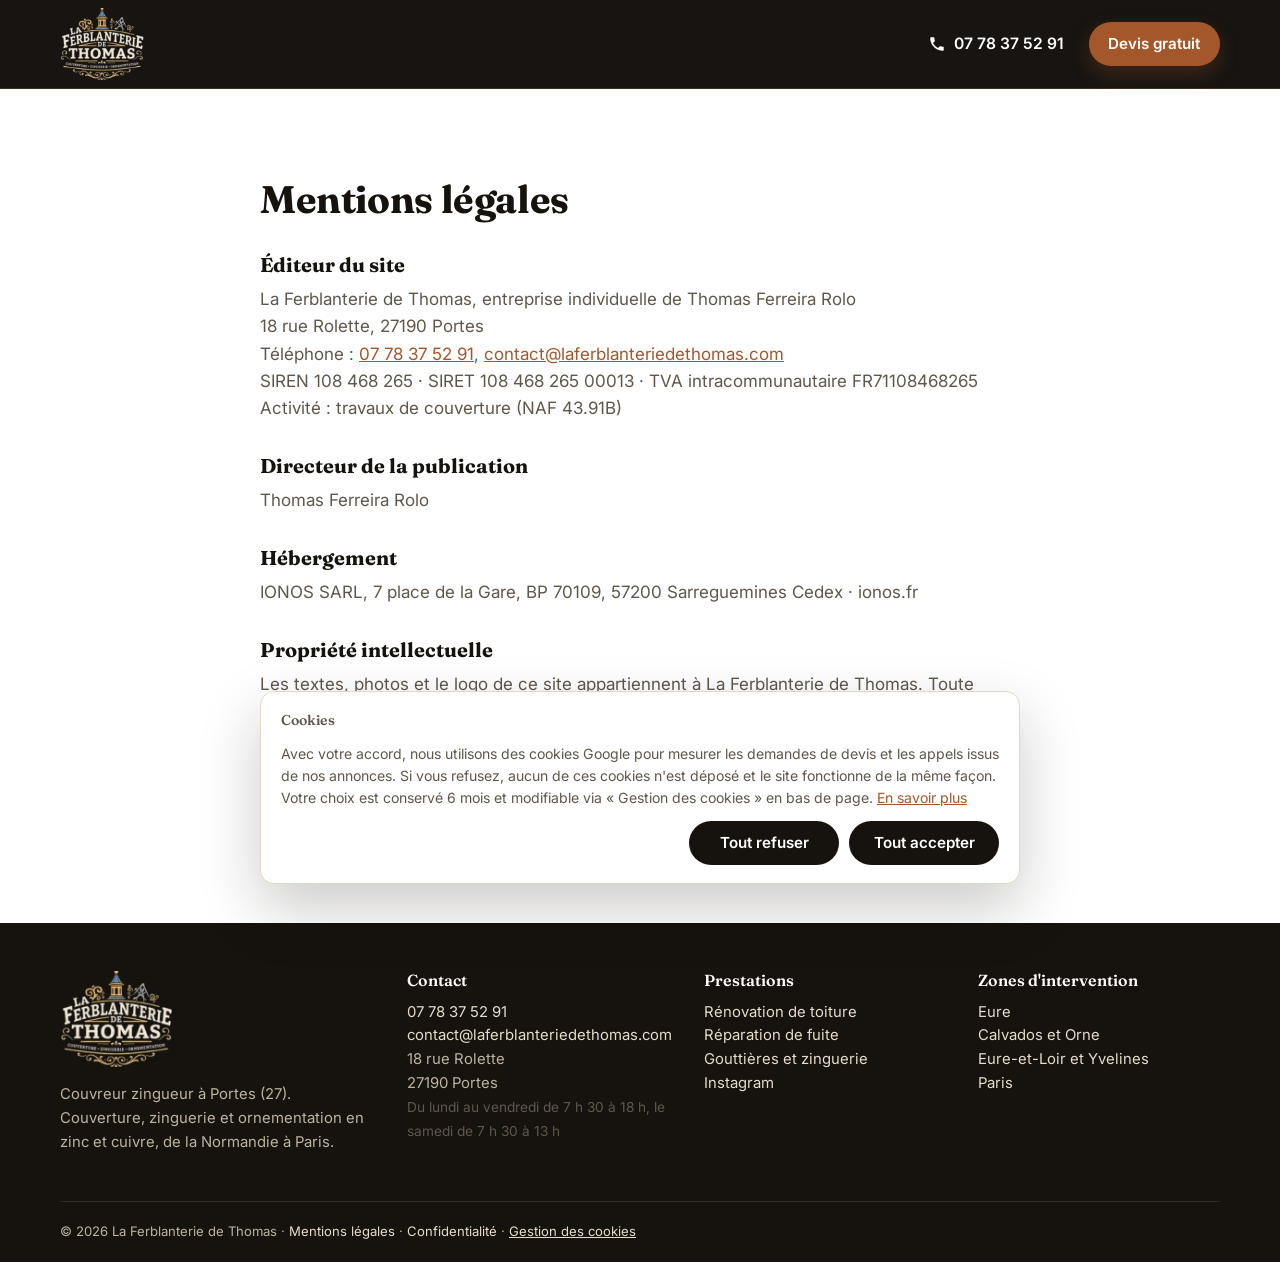
<file: mentions-legales.html>
<!DOCTYPE html>
<html lang="fr-FR">
<head>
<meta charset="utf-8">
<meta name="viewport" content="width=device-width, initial-scale=1">
<script>window.dataLayer=window.dataLayer||[];function gtag(){dataLayer.push(arguments);}(function(){var c=null;try{c=JSON.parse(localStorage.getItem('fdt_consent')||'null')}catch(e){}if(c&&(!c.ts||Date.now()-c.ts>182*864e5))c=null;var g=c&&c.v==='granted'?'granted':'denied';gtag('consent','default',{ad_storage:g,ad_user_data:g,ad_personalization:g,analytics_storage:g,functionality_storage:'granted',security_storage:'granted',wait_for_update:500});})();</script>
<!-- Google Tag Manager -->
<script>(function(w,d,s,l,i){w[l]=w[l]||[];w[l].push({'gtm.start':new Date().getTime(),event:'gtm.js'});var f=d.getElementsByTagName(s)[0],j=d.createElement(s),dl=l!='dataLayer'?'&l='+l:'';j.async=true;j.src='https://www.googletagmanager.com/gtm.js?id='+i+dl;f.parentNode.insertBefore(j,f);})(window,document,'script','dataLayer','GTM-5WTF53XD');</script>
<title>Mentions légales | La Ferblanterie de Thomas</title>
<meta name="description" content="Mentions légales du site La Ferblanterie de Thomas.">
<meta name="robots" content="noindex, follow">
<link rel="canonical" href="https://laferblanteriedethomas.com/mentions-legales.html">
<meta property="og:type" content="website">
<meta property="og:locale" content="fr_FR">
<meta property="og:site_name" content="La Ferblanterie de Thomas">
<meta property="og:title" content="Mentions légales | La Ferblanterie de Thomas">
<meta property="og:description" content="Mentions légales du site La Ferblanterie de Thomas.">
<meta property="og:image" content="https://laferblanteriedethomas.com/img/thomas-toiture-ardoise.jpg">
<meta property="og:url" content="https://laferblanteriedethomas.com/mentions-legales.html">
<meta name="theme-color" content="#16130f">
<link rel="icon" type="image/png" href="img/favicon.png">
<link rel="preconnect" href="https://fonts.googleapis.com">
<link rel="preconnect" href="https://fonts.gstatic.com" crossorigin>
<link href="https://fonts.googleapis.com/css2?family=Fraunces:opsz,wght@9..144,600;9..144,700&family=Inter:wght@400;500;600;700&display=swap" rel="stylesheet">
<link rel="stylesheet" href="style.css?v=1794335660">
</head>
<body>
<noscript><iframe src="https://www.googletagmanager.com/ns.html?id=GTM-5WTF53XD" height="0" width="0" style="display:none;visibility:hidden"></iframe></noscript><header class="top">
  <div class="wrap top-in">
    <a class="brand" href="./" aria-label="La Ferblanterie de Thomas, accueil"><img src="img/logo-badge.png" width="91" height="72" alt="Logo La Ferblanterie de Thomas"></a>
    <div class="top-cta">
      <a class="btn btn-call" href="tel:+33778375291"><svg viewBox="0 0 24 24" width="18" height="18" aria-hidden="true"><path fill="currentColor" d="M6.6 10.8a15.1 15.1 0 0 0 6.6 6.6l2.2-2.2a1 1 0 0 1 1-.25 11.4 11.4 0 0 0 3.6.57 1 1 0 0 1 1 1V20a1 1 0 0 1-1 1A17 17 0 0 1 3 4a1 1 0 0 1 1-1h3.5a1 1 0 0 1 1 1c0 1.25.2 2.45.57 3.57a1 1 0 0 1-.25 1z"/></svg><span>07 78 37 52 91</span></a>
      <a class="btn btn-main btn-sm top-devis" href="./#devis">Devis gratuit</a>
    </div>
  </div>
</header>
<main>
<section class="sec"><div class="wrap narrow legal"><h1>Mentions légales</h1>
<h2>Éditeur du site</h2>
<p>La Ferblanterie de Thomas, entreprise individuelle de Thomas Ferreira Rolo<br>18 rue Rolette, 27190 Portes<br>Téléphone : <a href="tel:+33778375291">07 78 37 52 91</a>, <a href="mailto:contact@laferblanteriedethomas.com">contact@laferblanteriedethomas.com</a><br>
SIREN 108 468 265 · SIRET 108 468 265 00013 · TVA intracommunautaire FR71108468265<br>Activité : travaux de couverture (NAF 43.91B)</p>
<h2>Directeur de la publication</h2><p>Thomas Ferreira Rolo</p>
<h2>Hébergement</h2><p>IONOS SARL, 7 place de la Gare, BP 70109, 57200 Sarreguemines Cedex · ionos.fr</p>
<h2>Propriété intellectuelle</h2><p>Les textes, photos et le logo de ce site appartiennent à La Ferblanterie de Thomas. Toute reproduction sans autorisation est interdite.</p>
<h2>Données personnelles</h2><p>Voir la <a href="confidentialite.html">politique de confidentialité</a>.</p></div></section>
</main>
<footer class="foot">
  <div class="wrap foot-in">
    <div><a class="brand" href="./"><img src="img/logo-badge.png" width="122" height="96" alt="" loading="lazy"></a>
      <p>Couvreur zingueur à Portes (27). Couverture, zinguerie et ornementation en zinc et cuivre, de la Normandie à Paris.</p></div>
    <div><h3>Contact</h3><p><a href="tel:+33778375291">07 78 37 52 91</a><br><a href="mailto:contact@laferblanteriedethomas.com">contact@laferblanteriedethomas.com</a><br>18 rue Rolette<br>27190 Portes<br><span class="muted">Du lundi au vendredi de 7 h 30 à 18 h, le samedi de 7 h 30 à 13 h</span></p></div>
    <div><h3>Prestations</h3><p><a href="renovation-toiture.html">Rénovation de toiture</a><br><a href="reparation-fuite-toiture.html">Réparation de fuite</a><br><a href="gouttieres-zinguerie.html">Gouttières et zinguerie</a><br><a href="https://www.instagram.com/laferblanteriedethomas/" rel="noopener">Instagram</a></p></div>
    <div><h3>Zones d'intervention</h3><p><a href="couvreur-eure.html">Eure</a><br><a href="couvreur-calvados-orne.html">Calvados et Orne</a><br><a href="couvreur-eure-et-loir-yvelines.html">Eure-et-Loir et Yvelines</a><br><a href="couvreur-paris.html">Paris</a><br></p></div>
  </div>
  <div class="wrap foot-legal">© 2026 La Ferblanterie de Thomas · <a href="mentions-legales.html">Mentions légales</a> · <a href="confidentialite.html">Confidentialité</a> · <button type="button" class="link-btn" data-consent-open>Gestion des cookies</button></div>
</footer>
<div class="mbar"><a href="tel:+33778375291" class="mbar-call"><svg viewBox="0 0 24 24" width="18" height="18" aria-hidden="true"><path fill="currentColor" d="M6.6 10.8a15.1 15.1 0 0 0 6.6 6.6l2.2-2.2a1 1 0 0 1 1-.25 11.4 11.4 0 0 0 3.6.57 1 1 0 0 1 1 1V20a1 1 0 0 1-1 1A17 17 0 0 1 3 4a1 1 0 0 1 1-1h3.5a1 1 0 0 1 1 1c0 1.25.2 2.45.57 3.57a1 1 0 0 1-.25 1z"/></svg> Appeler</a><a href="./#devis" class="mbar-form">Devis gratuit</a></div>
<div class="cookie-banner" id="cookie-banner" role="dialog" aria-labelledby="cookie-title" hidden>
  <div class="cookie-inner">
    <p class="cookie-title" id="cookie-title">Cookies</p>
    <p>Avec votre accord, nous utilisons des cookies Google pour mesurer les demandes de devis et les appels issus de nos annonces. Si vous refusez, aucun de ces cookies n'est déposé et le site fonctionne de la même façon. Votre choix est conservé 6 mois et modifiable via « Gestion des cookies » en bas de page. <a href="confidentialite.html#cookies">En savoir plus</a></p>
    <div class="cookie-actions">
      <button type="button" class="btn cookie-btn" data-consent="denied">Tout refuser</button>
      <button type="button" class="btn cookie-btn" data-consent="granted">Tout accepter</button>
    </div>
  </div>
</div>
<script src="main.js?v=1794335660" defer></script>
</body>
</html>
</file>
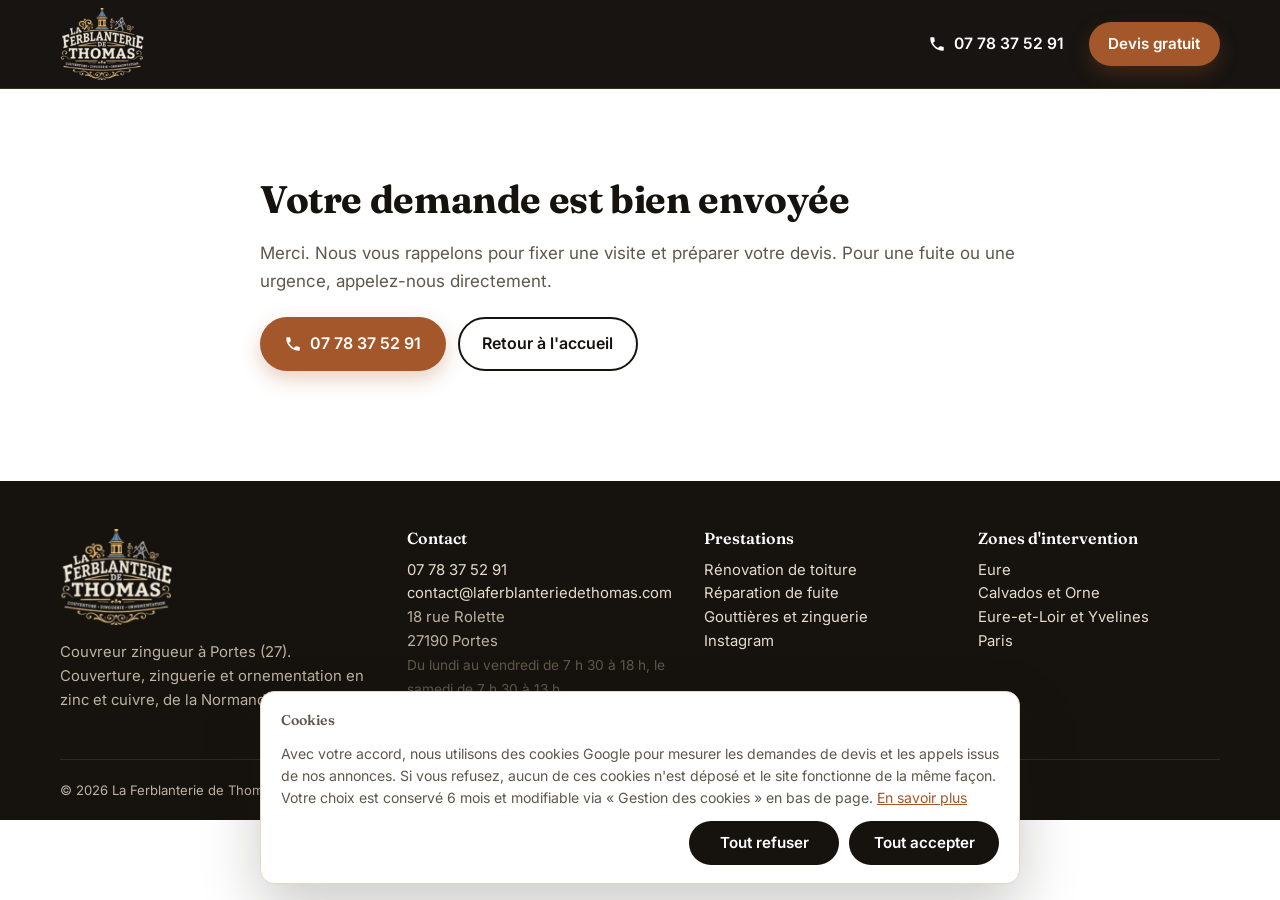
<file: merci.html>
<!DOCTYPE html>
<html lang="fr-FR">
<head>
<meta charset="utf-8">
<meta name="viewport" content="width=device-width, initial-scale=1">
<script>window.dataLayer=window.dataLayer||[];function gtag(){dataLayer.push(arguments);}(function(){var c=null;try{c=JSON.parse(localStorage.getItem('fdt_consent')||'null')}catch(e){}if(c&&(!c.ts||Date.now()-c.ts>182*864e5))c=null;var g=c&&c.v==='granted'?'granted':'denied';gtag('consent','default',{ad_storage:g,ad_user_data:g,ad_personalization:g,analytics_storage:g,functionality_storage:'granted',security_storage:'granted',wait_for_update:500});})();</script>
<!-- Google Tag Manager -->
<script>(function(w,d,s,l,i){w[l]=w[l]||[];w[l].push({'gtm.start':new Date().getTime(),event:'gtm.js'});var f=d.getElementsByTagName(s)[0],j=d.createElement(s),dl=l!='dataLayer'?'&l='+l:'';j.async=true;j.src='https://www.googletagmanager.com/gtm.js?id='+i+dl;f.parentNode.insertBefore(j,f);})(window,document,'script','dataLayer','GTM-5WTF53XD');</script>
<title>Demande envoyée | La Ferblanterie de Thomas</title>
<meta name="description" content="Votre demande de devis a bien été envoyée.">
<meta name="robots" content="noindex, nofollow">
<link rel="canonical" href="https://laferblanteriedethomas.com/merci.html">
<meta property="og:type" content="website">
<meta property="og:locale" content="fr_FR">
<meta property="og:site_name" content="La Ferblanterie de Thomas">
<meta property="og:title" content="Demande envoyée | La Ferblanterie de Thomas">
<meta property="og:description" content="Votre demande de devis a bien été envoyée.">
<meta property="og:image" content="https://laferblanteriedethomas.com/img/thomas-toiture-ardoise.jpg">
<meta property="og:url" content="https://laferblanteriedethomas.com/merci.html">
<meta name="theme-color" content="#16130f">
<link rel="icon" type="image/png" href="img/favicon.png">
<link rel="preconnect" href="https://fonts.googleapis.com">
<link rel="preconnect" href="https://fonts.gstatic.com" crossorigin>
<link href="https://fonts.googleapis.com/css2?family=Fraunces:opsz,wght@9..144,600;9..144,700&family=Inter:wght@400;500;600;700&display=swap" rel="stylesheet">
<link rel="stylesheet" href="style.css?v=1794335660">
</head>
<body>
<noscript><iframe src="https://www.googletagmanager.com/ns.html?id=GTM-5WTF53XD" height="0" width="0" style="display:none;visibility:hidden"></iframe></noscript><header class="top">
  <div class="wrap top-in">
    <a class="brand" href="./" aria-label="La Ferblanterie de Thomas, accueil"><img src="img/logo-badge.png" width="91" height="72" alt="Logo La Ferblanterie de Thomas"></a>
    <div class="top-cta">
      <a class="btn btn-call" href="tel:+33778375291"><svg viewBox="0 0 24 24" width="18" height="18" aria-hidden="true"><path fill="currentColor" d="M6.6 10.8a15.1 15.1 0 0 0 6.6 6.6l2.2-2.2a1 1 0 0 1 1-.25 11.4 11.4 0 0 0 3.6.57 1 1 0 0 1 1 1V20a1 1 0 0 1-1 1A17 17 0 0 1 3 4a1 1 0 0 1 1-1h3.5a1 1 0 0 1 1 1c0 1.25.2 2.45.57 3.57a1 1 0 0 1-.25 1z"/></svg><span>07 78 37 52 91</span></a>
      <a class="btn btn-main btn-sm top-devis" href="./#devis">Devis gratuit</a>
    </div>
  </div>
</header>
<main>
<section class="sec"><div class="wrap narrow legal"><h1>Votre demande est bien envoyée</h1>
<p>Merci. Nous vous rappelons pour fixer une visite et préparer votre devis. Pour une fuite ou une urgence, appelez-nous directement.</p>
<div class="cta"><a href="tel:+33778375291" class="btn btn-main"><svg viewBox="0 0 24 24" width="18" height="18" aria-hidden="true"><path fill="currentColor" d="M6.6 10.8a15.1 15.1 0 0 0 6.6 6.6l2.2-2.2a1 1 0 0 1 1-.25 11.4 11.4 0 0 0 3.6.57 1 1 0 0 1 1 1V20a1 1 0 0 1-1 1A17 17 0 0 1 3 4a1 1 0 0 1 1-1h3.5a1 1 0 0 1 1 1c0 1.25.2 2.45.57 3.57a1 1 0 0 1-.25 1z"/></svg><span>07 78 37 52 91</span></a><a href="./" class="btn btn-outline">Retour à l'accueil</a></div></div></section>
</main>
<footer class="foot">
  <div class="wrap foot-in">
    <div><a class="brand" href="./"><img src="img/logo-badge.png" width="122" height="96" alt="" loading="lazy"></a>
      <p>Couvreur zingueur à Portes (27). Couverture, zinguerie et ornementation en zinc et cuivre, de la Normandie à Paris.</p></div>
    <div><h3>Contact</h3><p><a href="tel:+33778375291">07 78 37 52 91</a><br><a href="mailto:contact@laferblanteriedethomas.com">contact@laferblanteriedethomas.com</a><br>18 rue Rolette<br>27190 Portes<br><span class="muted">Du lundi au vendredi de 7 h 30 à 18 h, le samedi de 7 h 30 à 13 h</span></p></div>
    <div><h3>Prestations</h3><p><a href="renovation-toiture.html">Rénovation de toiture</a><br><a href="reparation-fuite-toiture.html">Réparation de fuite</a><br><a href="gouttieres-zinguerie.html">Gouttières et zinguerie</a><br><a href="https://www.instagram.com/laferblanteriedethomas/" rel="noopener">Instagram</a></p></div>
    <div><h3>Zones d'intervention</h3><p><a href="couvreur-eure.html">Eure</a><br><a href="couvreur-calvados-orne.html">Calvados et Orne</a><br><a href="couvreur-eure-et-loir-yvelines.html">Eure-et-Loir et Yvelines</a><br><a href="couvreur-paris.html">Paris</a><br></p></div>
  </div>
  <div class="wrap foot-legal">© 2026 La Ferblanterie de Thomas · <a href="mentions-legales.html">Mentions légales</a> · <a href="confidentialite.html">Confidentialité</a> · <button type="button" class="link-btn" data-consent-open>Gestion des cookies</button></div>
</footer>
<div class="mbar"><a href="tel:+33778375291" class="mbar-call"><svg viewBox="0 0 24 24" width="18" height="18" aria-hidden="true"><path fill="currentColor" d="M6.6 10.8a15.1 15.1 0 0 0 6.6 6.6l2.2-2.2a1 1 0 0 1 1-.25 11.4 11.4 0 0 0 3.6.57 1 1 0 0 1 1 1V20a1 1 0 0 1-1 1A17 17 0 0 1 3 4a1 1 0 0 1 1-1h3.5a1 1 0 0 1 1 1c0 1.25.2 2.45.57 3.57a1 1 0 0 1-.25 1z"/></svg> Appeler</a><a href="./#devis" class="mbar-form">Devis gratuit</a></div>
<div class="cookie-banner" id="cookie-banner" role="dialog" aria-labelledby="cookie-title" hidden>
  <div class="cookie-inner">
    <p class="cookie-title" id="cookie-title">Cookies</p>
    <p>Avec votre accord, nous utilisons des cookies Google pour mesurer les demandes de devis et les appels issus de nos annonces. Si vous refusez, aucun de ces cookies n'est déposé et le site fonctionne de la même façon. Votre choix est conservé 6 mois et modifiable via « Gestion des cookies » en bas de page. <a href="confidentialite.html#cookies">En savoir plus</a></p>
    <div class="cookie-actions">
      <button type="button" class="btn cookie-btn" data-consent="denied">Tout refuser</button>
      <button type="button" class="btn cookie-btn" data-consent="granted">Tout accepter</button>
    </div>
  </div>
</div>
<script src="main.js?v=1794335660" defer></script>
</body>
</html>
</file>
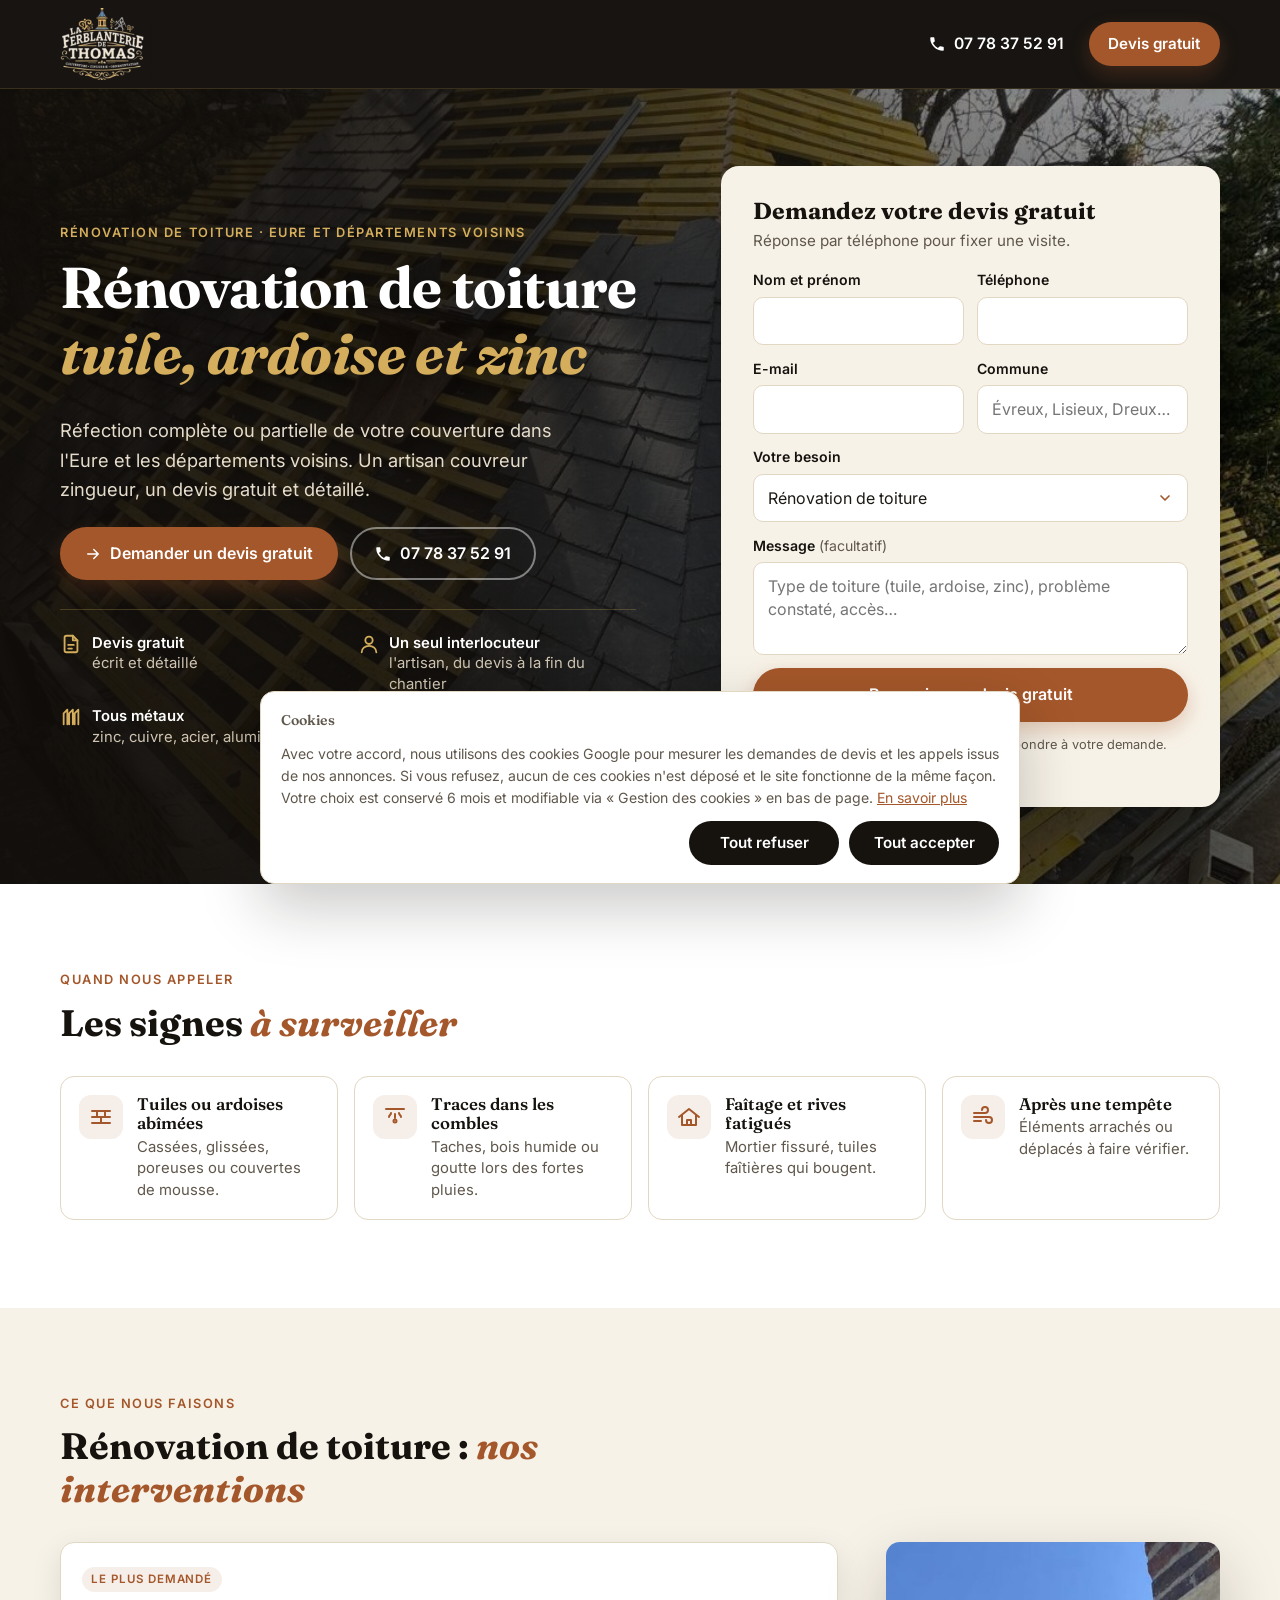
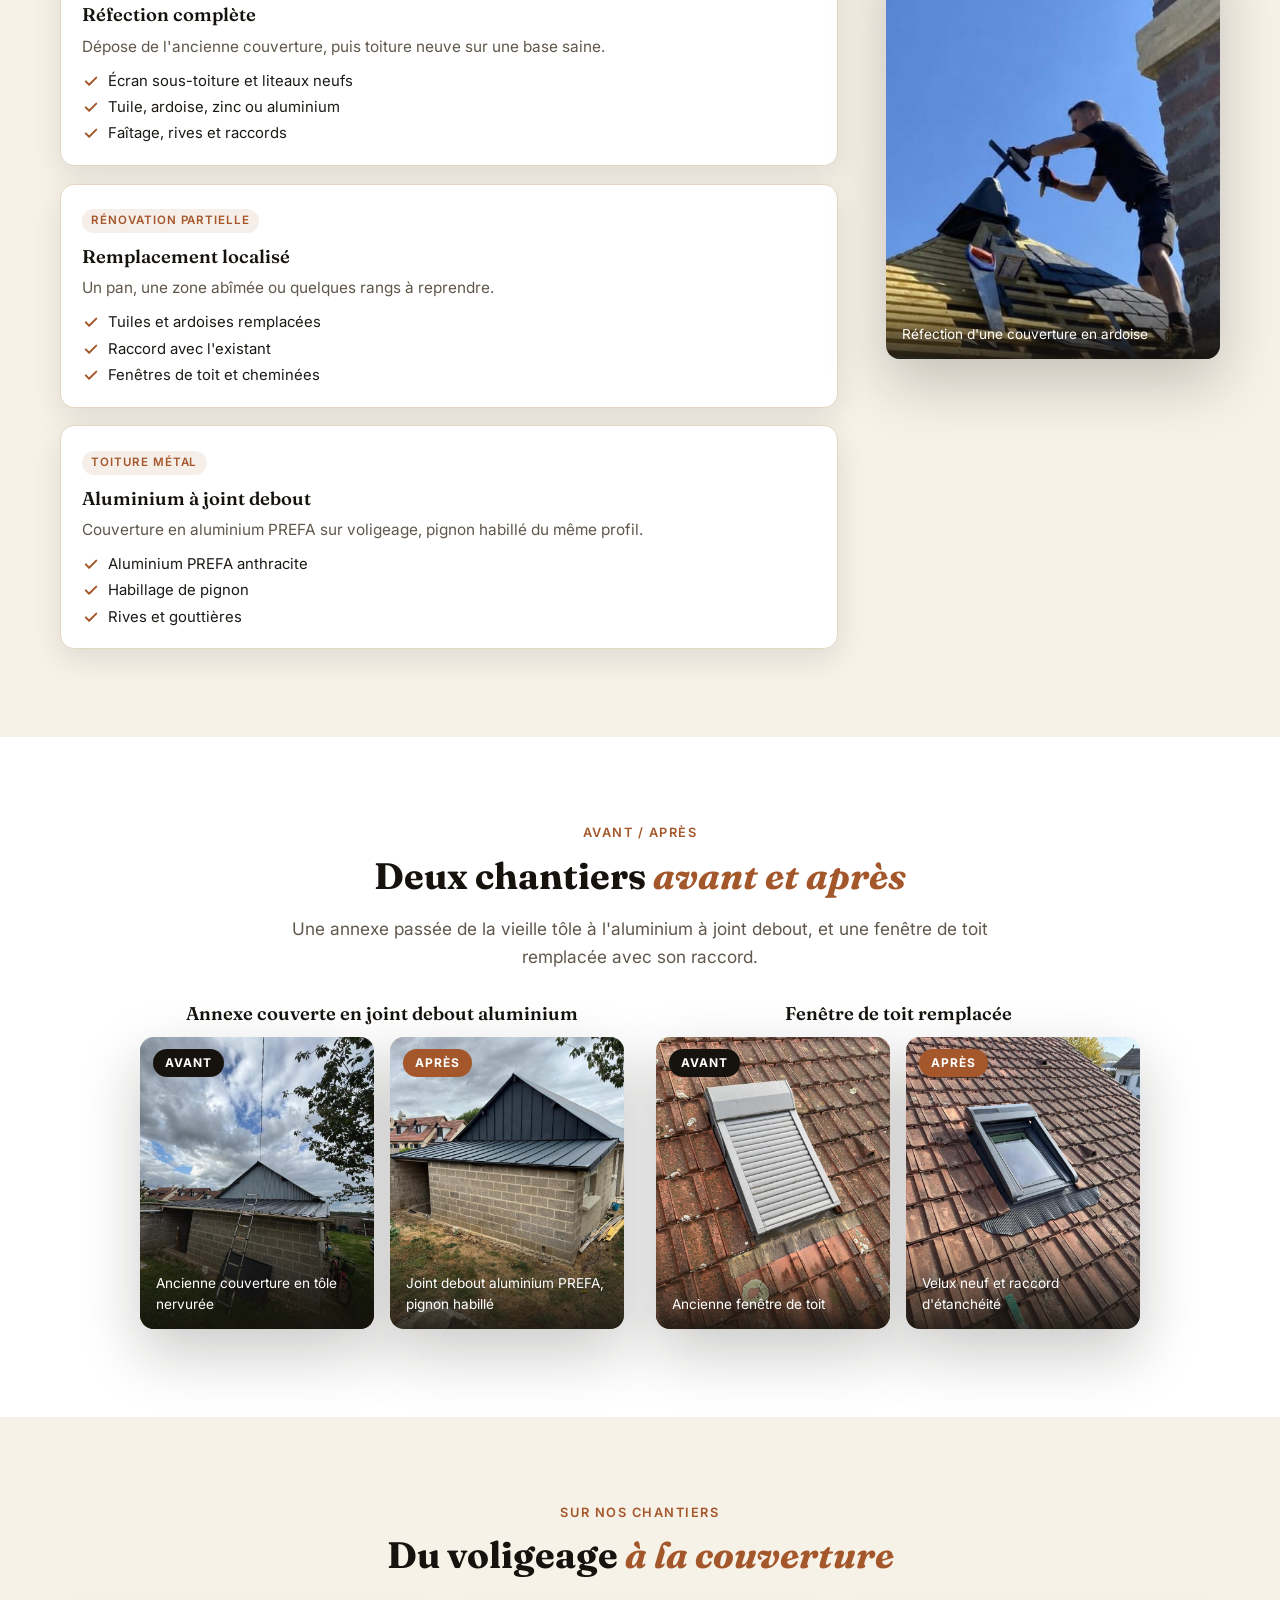
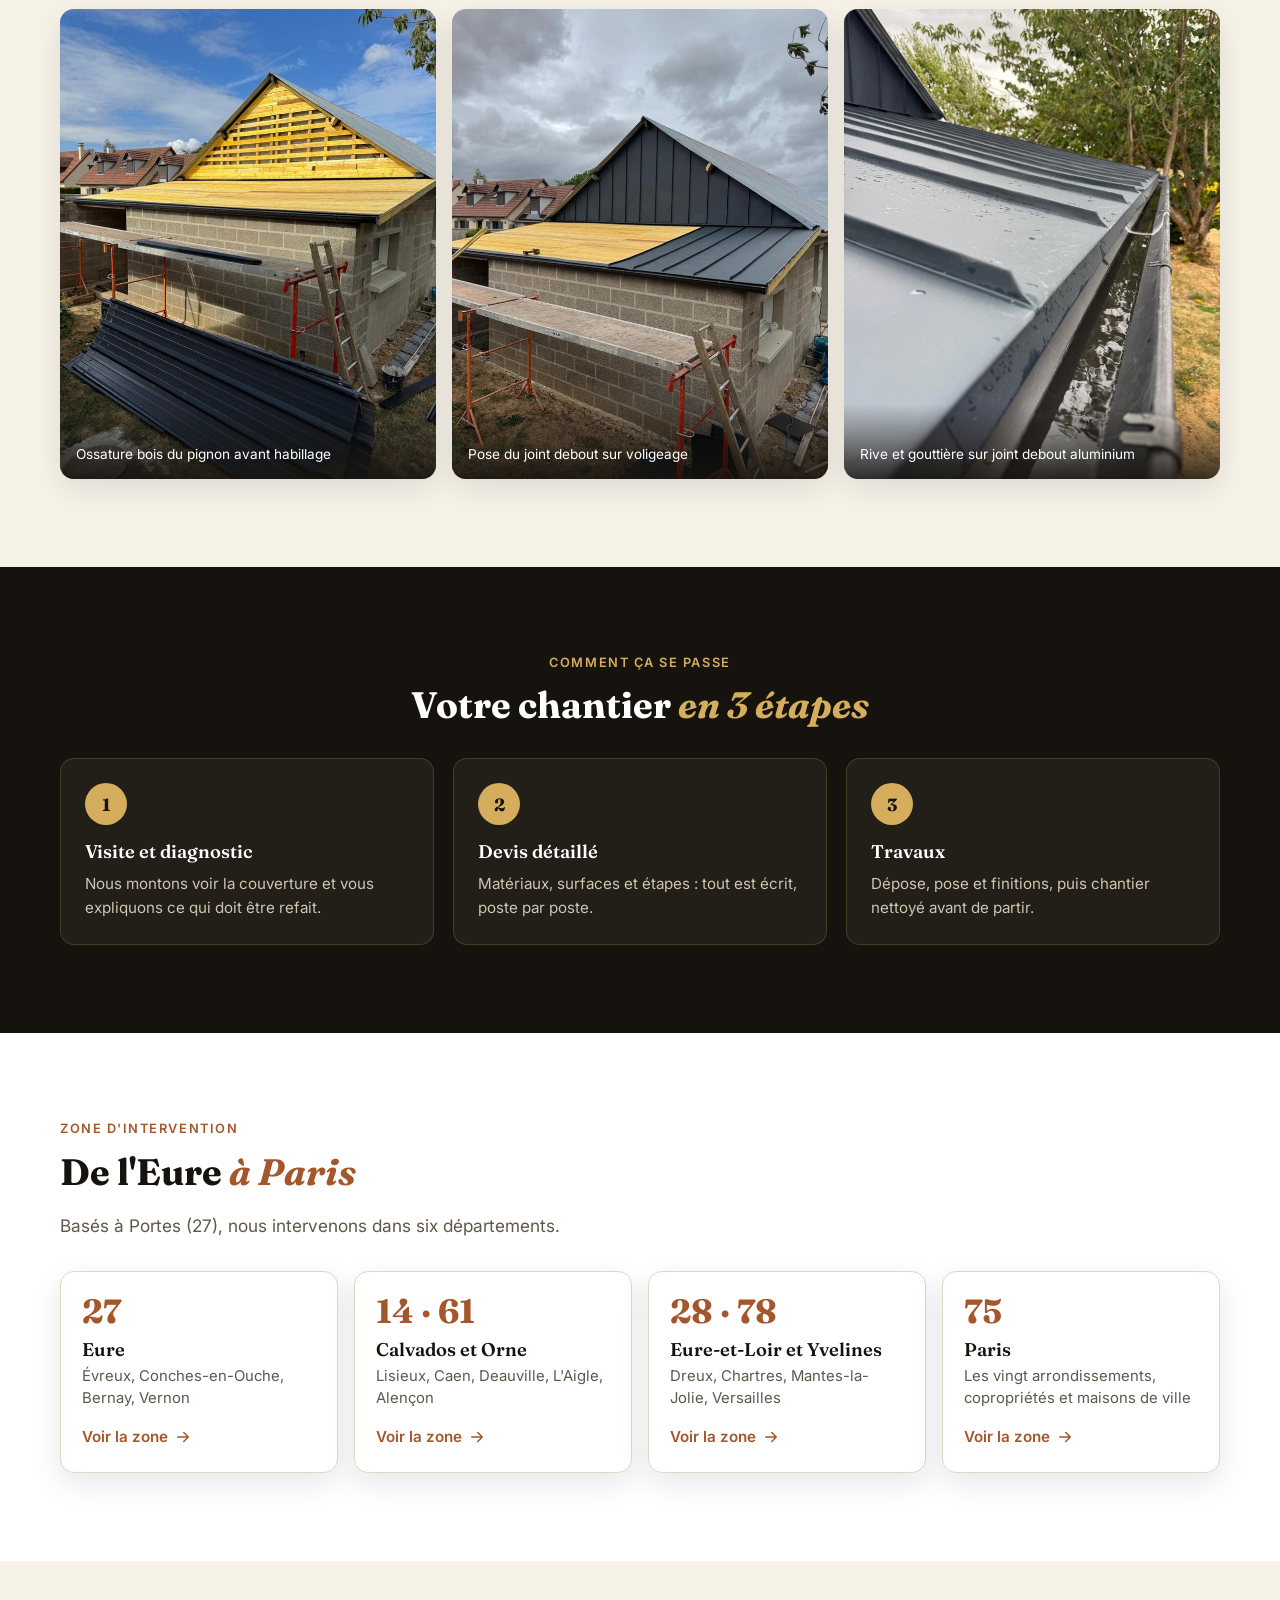
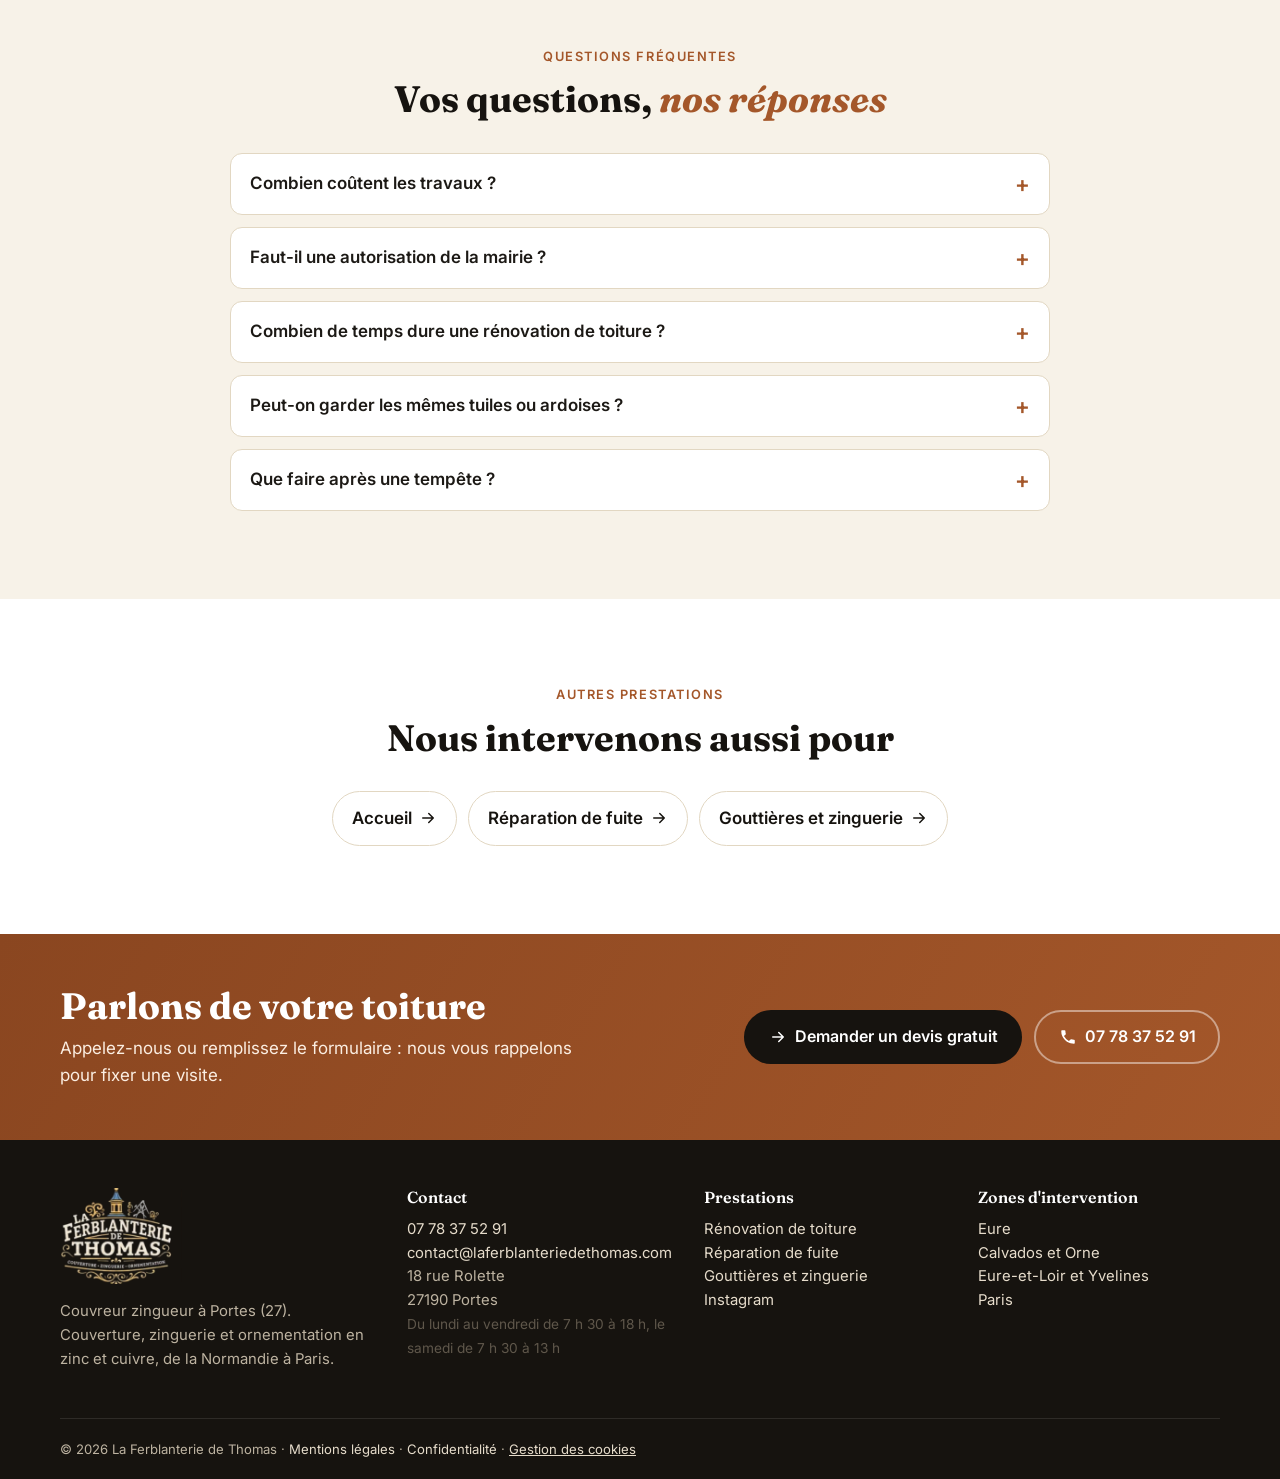
<file: renovation-toiture.html>
<!DOCTYPE html>
<html lang="fr-FR">
<head>
<meta charset="utf-8">
<meta name="viewport" content="width=device-width, initial-scale=1">
<script>window.dataLayer=window.dataLayer||[];function gtag(){dataLayer.push(arguments);}(function(){var c=null;try{c=JSON.parse(localStorage.getItem('fdt_consent')||'null')}catch(e){}if(c&&(!c.ts||Date.now()-c.ts>182*864e5))c=null;var g=c&&c.v==='granted'?'granted':'denied';gtag('consent','default',{ad_storage:g,ad_user_data:g,ad_personalization:g,analytics_storage:g,functionality_storage:'granted',security_storage:'granted',wait_for_update:500});})();</script>
<!-- Google Tag Manager -->
<script>(function(w,d,s,l,i){w[l]=w[l]||[];w[l].push({'gtm.start':new Date().getTime(),event:'gtm.js'});var f=d.getElementsByTagName(s)[0],j=d.createElement(s),dl=l!='dataLayer'?'&l='+l:'';j.async=true;j.src='https://www.googletagmanager.com/gtm.js?id='+i+dl;f.parentNode.insertBefore(j,f);})(window,document,'script','dataLayer','GTM-5WTF53XD');</script>
<title>Rénovation de toiture dans l&#x27;Eure | La Ferblanterie de Thomas</title>
<meta name="description" content="Réfection de toiture en tuile, ardoise, zinc ou aluminium dans l&#x27;Eure et les départements voisins : écran sous-toiture, liteaux, faîtage. Devis gratuit.">
<meta name="robots" content="index, follow, max-image-preview:large">
<link rel="canonical" href="https://laferblanteriedethomas.com/renovation-toiture.html">
<meta property="og:type" content="website">
<meta property="og:locale" content="fr_FR">
<meta property="og:site_name" content="La Ferblanterie de Thomas">
<meta property="og:title" content="Rénovation de toiture dans l&#x27;Eure | La Ferblanterie de Thomas">
<meta property="og:description" content="Réfection de toiture en tuile, ardoise, zinc ou aluminium dans l&#x27;Eure et les départements voisins : écran sous-toiture, liteaux, faîtage. Devis gratuit.">
<meta property="og:image" content="https://laferblanteriedethomas.com/img/card-renovation.jpg">
<meta property="og:url" content="https://laferblanteriedethomas.com/renovation-toiture.html">
<meta name="theme-color" content="#16130f">
<link rel="icon" type="image/png" href="img/favicon.png">
<link rel="preconnect" href="https://fonts.googleapis.com">
<link rel="preconnect" href="https://fonts.gstatic.com" crossorigin>
<link href="https://fonts.googleapis.com/css2?family=Fraunces:opsz,wght@9..144,600;9..144,700&family=Inter:wght@400;500;600;700&display=swap" rel="stylesheet">
<link rel="stylesheet" href="style.css?v=1794335660">
<script>(function(){try{var z=new URLSearchParams(location.search).get('zone');if(["eure", "calvados-orne", "eure-et-loir-yvelines", "paris"].indexOf(z)>-1)document.documentElement.setAttribute('data-zone',z)}catch(e){}})();</script>
<style>html:not([data-zone]) [data-zv]:not([data-zv="default"]),html[data-zone="eure"] [data-zv]:not([data-zv="eure"]),html[data-zone="calvados-orne"] [data-zv]:not([data-zv="calvados-orne"]),html[data-zone="eure-et-loir-yvelines"] [data-zv]:not([data-zv="eure-et-loir-yvelines"]),html[data-zone="paris"] [data-zv]:not([data-zv="paris"]){display:none!important}</style>
<script type="application/ld+json">{"@context": "https://schema.org", "@type": "RoofingContractor", "@id": "https://laferblanteriedethomas.com/#entreprise", "name": "La Ferblanterie de Thomas", "url": "https://laferblanteriedethomas.com/", "telephone": "+33778375291", "image": "https://laferblanteriedethomas.com/img/thomas-toiture-ardoise.jpg", "logo": "https://laferblanteriedethomas.com/img/logo.png", "founder": "Thomas Ferreira Rolo", "address": {"@type": "PostalAddress", "streetAddress": "18 rue Rolette", "postalCode": "27190", "addressLocality": "Portes", "addressRegion": "Normandie", "addressCountry": "FR"}, "geo": {"@type": "GeoCoordinates", "latitude": 49.0316, "longitude": 0.9472}, "areaServed": [{"@type": "AdministrativeArea", "name": "Eure"}, {"@type": "AdministrativeArea", "name": "Calvados"}, {"@type": "AdministrativeArea", "name": "Orne"}, {"@type": "AdministrativeArea", "name": "Eure-et-Loir"}, {"@type": "AdministrativeArea", "name": "Yvelines"}, {"@type": "AdministrativeArea", "name": "Paris"}], "openingHoursSpecification": [{"@type": "OpeningHoursSpecification", "dayOfWeek": ["Monday", "Tuesday", "Wednesday", "Thursday", "Friday"], "opens": "07:30", "closes": "18:00"}, {"@type": "OpeningHoursSpecification", "dayOfWeek": "Saturday", "opens": "07:30", "closes": "13:00"}], "sameAs": ["https://www.instagram.com/laferblanteriedethomas/"], "taxID": "10846826500013", "email": "contact@laferblanteriedethomas.com"}</script>
<script type="application/ld+json">{"@context": "https://schema.org", "@type": "FAQPage", "mainEntity": [{"@type": "Question", "name": "Combien coûtent les travaux ?", "acceptedAnswer": {"@type": "Answer", "text": "Le prix dépend de la surface, du matériau, de l'accès et de l'état de la toiture. Nous venons voir et vous remettons un devis gratuit, écrit et détaillé."}}, {"@type": "Question", "name": "Faut-il une autorisation de la mairie ?", "acceptedAnswer": {"@type": "Answer", "text": "Une réfection à l'identique n'en demande généralement pas. Un changement de matériau ou de couleur passe par une déclaration préalable, et les abords de monuments historiques par l'avis de l'architecte des Bâtiments de France."}}, {"@type": "Question", "name": "Combien de temps dure une rénovation de toiture ?", "acceptedAnswer": {"@type": "Answer", "text": "Cela dépend de la surface et du matériau. La durée est indiquée sur le devis, et la maison reste hors d'eau chaque soir."}}, {"@type": "Question", "name": "Peut-on garder les mêmes tuiles ou ardoises ?", "acceptedAnswer": {"@type": "Answer", "text": "Si elles sont saines, oui : nous les déposons et les reposons. Sinon nous choisissons avec vous un modèle proche de l'existant."}}, {"@type": "Question", "name": "Que faire après une tempête ?", "acceptedAnswer": {"@type": "Answer", "text": "Ne montez pas sur votre toit. Appelez-nous : nous vérifions la couverture, les faîtages et la zinguerie, puis nous remplaçons ce qui a été arraché ou déplacé."}}]}</script>
<script type="application/ld+json">{"@context": "https://schema.org", "@type": "BreadcrumbList", "itemListElement": [{"@type": "ListItem", "position": 1, "name": "Accueil", "item": "https://laferblanteriedethomas.com/"}, {"@type": "ListItem", "position": 2, "name": "Rénovation de toiture", "item": "https://laferblanteriedethomas.com/renovation-toiture.html"}]}</script>
</head>
<body>
<noscript><iframe src="https://www.googletagmanager.com/ns.html?id=GTM-5WTF53XD" height="0" width="0" style="display:none;visibility:hidden"></iframe></noscript><header class="top">
  <div class="wrap top-in">
    <a class="brand" href="./" aria-label="La Ferblanterie de Thomas, accueil"><img src="img/logo-badge.png" width="91" height="72" alt="Logo La Ferblanterie de Thomas"></a>
    <div class="top-cta">
      <a class="btn btn-call" href="tel:+33778375291"><svg viewBox="0 0 24 24" width="18" height="18" aria-hidden="true"><path fill="currentColor" d="M6.6 10.8a15.1 15.1 0 0 0 6.6 6.6l2.2-2.2a1 1 0 0 1 1-.25 11.4 11.4 0 0 0 3.6.57 1 1 0 0 1 1 1V20a1 1 0 0 1-1 1A17 17 0 0 1 3 4a1 1 0 0 1 1-1h3.5a1 1 0 0 1 1 1c0 1.25.2 2.45.57 3.57a1 1 0 0 1-.25 1z"/></svg><span>07 78 37 52 91</span></a>
      <a class="btn btn-main btn-sm top-devis" href="#devis">Devis gratuit</a>
    </div>
  </div>
</header>
<main>
<section class="hero">
  <picture class="hero-bg"><source media="(max-width:720px)" srcset="img/ardoises-liteaux-aretier.jpg"><img src="img/hero-accueil.jpg" alt="" fetchpriority="high"></picture>
  <div class="wrap hero-in">
    <div class="hero-txt">
      <p class="eyebrow">Rénovation de toiture · <span data-zv="default">Eure et départements voisins</span><span data-zv="eure">Eure (27)</span><span data-zv="calvados-orne">Calvados (14) et Orne (61)</span><span data-zv="eure-et-loir-yvelines">Eure-et-Loir (28) et Yvelines (78)</span><span data-zv="paris">Paris (75)</span></p>
      <h1>Rénovation de toiture <em>tuile, ardoise et zinc</em></h1>
      <p class="lead">Réfection complète ou partielle de votre couverture <span data-zv="default">dans l&#x27;Eure et les départements voisins</span><span data-zv="eure">partout dans l&#x27;Eure</span><span data-zv="calvados-orne">dans le Calvados et l&#x27;Orne</span><span data-zv="eure-et-loir-yvelines">en Eure-et-Loir et dans les Yvelines</span><span data-zv="paris">à Paris</span>. Un artisan couvreur zingueur, un devis gratuit et détaillé.</p>
      <div class="cta"><a href="#devis" class="btn btn-main"><svg viewBox="0 0 24 24" width="24" height="24" aria-hidden="true" fill="none" stroke="currentColor" stroke-width="2" stroke-linecap="round" stroke-linejoin="round"><path d="M5 12h14M13 6l6 6-6 6"/></svg>Demander un devis gratuit</a><a href="tel:+33778375291" class="btn btn-ghost"><svg viewBox="0 0 24 24" width="18" height="18" aria-hidden="true"><path fill="currentColor" d="M6.6 10.8a15.1 15.1 0 0 0 6.6 6.6l2.2-2.2a1 1 0 0 1 1-.25 11.4 11.4 0 0 0 3.6.57 1 1 0 0 1 1 1V20a1 1 0 0 1-1 1A17 17 0 0 1 3 4a1 1 0 0 1 1-1h3.5a1 1 0 0 1 1 1c0 1.25.2 2.45.57 3.57a1 1 0 0 1-.25 1z"/></svg><span>07 78 37 52 91</span></a></div>
      <ul class="reas"><li><svg viewBox="0 0 24 24" width="24" height="24" aria-hidden="true" fill="none" stroke="currentColor" stroke-width="2" stroke-linecap="round" stroke-linejoin="round"><path d="M14 3H7a2 2 0 0 0-2 2v14a2 2 0 0 0 2 2h10a2 2 0 0 0 2-2V8z"/><path d="M14 3v5h5M9 13h6M9 17h4"/></svg><span><b>Devis gratuit</b> écrit et détaillé</span></li><li><svg viewBox="0 0 24 24" width="24" height="24" aria-hidden="true" fill="none" stroke="currentColor" stroke-width="2" stroke-linecap="round" stroke-linejoin="round"><circle cx="12" cy="8" r="4"/><path d="M4 21c0-4 3.6-7 8-7s8 3 8 7"/></svg><span><b>Un seul interlocuteur</b> l&#x27;artisan, du devis à la fin du chantier</span></li><li><svg viewBox="0 0 24 24" width="24" height="24" aria-hidden="true" fill="none" stroke="currentColor" stroke-width="2" stroke-linecap="round" stroke-linejoin="round"><path d="M4 20V8l4-4v16M10 20V8l4-4v16M16 20V8l4-4v16"/></svg><span><b>Tous métaux</b> zinc, cuivre, acier, aluminium</span></li><li><svg viewBox="0 0 24 24" width="24" height="24" aria-hidden="true" fill="none" stroke="currentColor" stroke-width="2" stroke-linecap="round" stroke-linejoin="round"><path d="M19 3 11 11"/><path d="M8 10l6 6-2 5-9-9z"/></svg><span><b>Chantier nettoyé</b> avant notre départ</span></li></ul>
    </div>
    <div class="hero-form" id="devis"><form id="devisForm" class="form" method="POST" action="contact.php">
  <h2>Demandez votre devis gratuit</h2>
  <p class="form-sub">Réponse par téléphone pour fixer une visite.</p>
  <input type="hidden" name="Source" value="Rénovation de toiture"><input type="hidden" name="gclid" value=""><input type="hidden" name="gbraid" value=""><input type="hidden" name="wbraid" value=""><input type="hidden" name="fbclid" value=""><input type="hidden" name="msclkid" value=""><input type="hidden" name="utm_source" value=""><input type="hidden" name="utm_medium" value=""><input type="hidden" name="utm_campaign" value=""><input type="hidden" name="utm_term" value=""><input type="hidden" name="utm_content" value=""><input type="hidden" name="referrer" value=""><input type="hidden" name="landing_page" value="">
  <input type="text" name="_honey" tabindex="-1" autocomplete="off" class="hp" aria-hidden="true">
  <div class="row"><label>Nom et prénom<input type="text" name="Nom" required autocomplete="name"></label>
  <label>Téléphone<input type="tel" name="Téléphone" required autocomplete="tel" inputmode="tel"></label></div>
  <div class="row"><label>E-mail<input type="email" name="Email" required autocomplete="email"></label>
  <label>Commune<input type="text" name="Localité" required autocomplete="address-level2" placeholder="Évreux, Lisieux, Dreux…"></label></div>
  <label>Votre besoin<select name="Besoin" required><option selected>Rénovation de toiture</option><option>Réparation de fuite</option><option>Gouttières / zinguerie</option><option>Ornementation (épi, girouette…)</option><option>Vérification après tempête</option><option>Autre demande</option></select></label>
  <label>Message <span class="opt">(facultatif)</span><textarea name="Message" rows="3" placeholder="Type de toiture (tuile, ardoise, zinc), problème constaté, accès…"></textarea></label>
  <button type="submit" class="btn btn-main btn-block" data-sending="Envoi…">Recevoir mon devis gratuit</button>
  <p class="form-note">Vos coordonnées servent uniquement à répondre à votre demande. <a href="confidentialite.html">Confidentialité</a></p>
</form></div>
  </div>
</section>
<section class="sec " id="signes"><div class="wrap"><div class="sec-head"><p class="eyebrow">Quand nous appeler</p><h2>Les signes <em>à surveiller</em></h2></div><div class="tiles"><div class="tile"><span class="tile-ico"><svg viewBox="0 0 24 24" width="24" height="24" aria-hidden="true" fill="none" stroke="currentColor" stroke-width="2" stroke-linecap="round" stroke-linejoin="round"><path d="M3 6h18M3 12h18M3 18h18M8 6v6M16 6v6M12 12v6M4 18v0M20 18v0"/></svg></span><div><h3>Tuiles ou ardoises abîmées</h3><p>Cassées, glissées, poreuses ou couvertes de mousse.</p></div></div><div class="tile"><span class="tile-ico"><svg viewBox="0 0 24 24" width="24" height="24" aria-hidden="true" fill="none" stroke="currentColor" stroke-width="2" stroke-linecap="round" stroke-linejoin="round"><path d="M3 4h18"/><path d="M8 8c0 2-2 2-2 4M16 8c0 2 2 2 2 4"/><path d="M12 9v4"/><circle cx="12" cy="16" r="1.5"/></svg></span><div><h3>Traces dans les combles</h3><p>Taches, bois humide ou goutte lors des fortes pluies.</p></div></div><div class="tile"><span class="tile-ico"><svg viewBox="0 0 24 24" width="24" height="24" aria-hidden="true" fill="none" stroke="currentColor" stroke-width="2" stroke-linecap="round" stroke-linejoin="round"><path d="M2 12 12 4l10 8"/><path d="M5 10v10h14V10"/><path d="M10 20v-5h4v5"/></svg></span><div><h3>Faîtage et rives fatigués</h3><p>Mortier fissuré, tuiles faîtières qui bougent.</p></div></div><div class="tile"><span class="tile-ico"><svg viewBox="0 0 24 24" width="24" height="24" aria-hidden="true" fill="none" stroke="currentColor" stroke-width="2" stroke-linecap="round" stroke-linejoin="round"><path d="M3 8h11a3 3 0 1 0-3-3M3 12h15a3 3 0 1 1-3 3M3 16h7"/></svg></span><div><h3>Après une tempête</h3><p>Éléments arrachés ou déplacés à faire vérifier.</p></div></div></div></div></section>
<section class="sec sec-alt" id="prestations"><div class="wrap"><div class="sec-head"><p class="eyebrow">Ce que nous faisons</p><h2>Rénovation de toiture : <em>nos interventions</em></h2></div><div class="split split-wide"><div class="cards"><article class="card"><span class="tag">Le plus demandé</span><h3>Réfection complète</h3><p>Dépose de l&#x27;ancienne couverture, puis toiture neuve sur une base saine.</p><ul class="checks"><li><svg viewBox="0 0 24 24" width="24" height="24" aria-hidden="true" fill="none" stroke="currentColor" stroke-width="2.6" stroke-linecap="round" stroke-linejoin="round"><path d="M5 12.5l4.5 4.5L19 7.5"/></svg>Écran sous-toiture et liteaux neufs</li><li><svg viewBox="0 0 24 24" width="24" height="24" aria-hidden="true" fill="none" stroke="currentColor" stroke-width="2.6" stroke-linecap="round" stroke-linejoin="round"><path d="M5 12.5l4.5 4.5L19 7.5"/></svg>Tuile, ardoise, zinc ou aluminium</li><li><svg viewBox="0 0 24 24" width="24" height="24" aria-hidden="true" fill="none" stroke="currentColor" stroke-width="2.6" stroke-linecap="round" stroke-linejoin="round"><path d="M5 12.5l4.5 4.5L19 7.5"/></svg>Faîtage, rives et raccords</li></ul></article><article class="card"><span class="tag">Rénovation partielle</span><h3>Remplacement localisé</h3><p>Un pan, une zone abîmée ou quelques rangs à reprendre.</p><ul class="checks"><li><svg viewBox="0 0 24 24" width="24" height="24" aria-hidden="true" fill="none" stroke="currentColor" stroke-width="2.6" stroke-linecap="round" stroke-linejoin="round"><path d="M5 12.5l4.5 4.5L19 7.5"/></svg>Tuiles et ardoises remplacées</li><li><svg viewBox="0 0 24 24" width="24" height="24" aria-hidden="true" fill="none" stroke="currentColor" stroke-width="2.6" stroke-linecap="round" stroke-linejoin="round"><path d="M5 12.5l4.5 4.5L19 7.5"/></svg>Raccord avec l&#x27;existant</li><li><svg viewBox="0 0 24 24" width="24" height="24" aria-hidden="true" fill="none" stroke="currentColor" stroke-width="2.6" stroke-linecap="round" stroke-linejoin="round"><path d="M5 12.5l4.5 4.5L19 7.5"/></svg>Fenêtres de toit et cheminées</li></ul></article><article class="card"><span class="tag">Toiture métal</span><h3>Aluminium à joint debout</h3><p>Couverture en aluminium PREFA sur voligeage, pignon habillé du même profil.</p><ul class="checks"><li><svg viewBox="0 0 24 24" width="24" height="24" aria-hidden="true" fill="none" stroke="currentColor" stroke-width="2.6" stroke-linecap="round" stroke-linejoin="round"><path d="M5 12.5l4.5 4.5L19 7.5"/></svg>Aluminium PREFA anthracite</li><li><svg viewBox="0 0 24 24" width="24" height="24" aria-hidden="true" fill="none" stroke="currentColor" stroke-width="2.6" stroke-linecap="round" stroke-linejoin="round"><path d="M5 12.5l4.5 4.5L19 7.5"/></svg>Habillage de pignon</li><li><svg viewBox="0 0 24 24" width="24" height="24" aria-hidden="true" fill="none" stroke="currentColor" stroke-width="2.6" stroke-linecap="round" stroke-linejoin="round"><path d="M5 12.5l4.5 4.5L19 7.5"/></svg>Rives et gouttières</li></ul></article></div><figure class="photo"><img src="img/thomas-toiture-ardoise.jpg" width="505" height="828" alt="Thomas sur une toiture en ardoise en cours de réfection, contre une cheminée en brique" loading="lazy" decoding="async"><figcaption>Réfection d&#x27;une couverture en ardoise</figcaption></figure></div></div></section>
<section class="sec " id="avant-apres"><div class="wrap"><div class="sec-head center"><p class="eyebrow">Avant / après</p><h2>Deux chantiers <em>avant et après</em></h2><p class="intro">Une annexe passée de la vieille tôle à l&#x27;aluminium à joint debout, et une fenêtre de toit remplacée avec son raccord.</p></div><div class="ba-list"><div class="ba-pair"><h3>Annexe couverte en joint debout aluminium</h3><div class="ba"><figure class="photo"><img src="img/annexe-avant-tole.jpg" width="750" height="1000" alt="Annexe couverte d&#x27;une ancienne tôle nervurée, avant travaux" loading="lazy" decoding="async"><span class="badge">Avant</span><figcaption>Ancienne couverture en tôle nervurée</figcaption></figure><figure class="photo"><img src="img/joint-debout-alu-appentis-pignon.jpg" width="750" height="1000" alt="Annexe couverte en aluminium à joint debout PREFA anthracite, pignon habillé du même profil" loading="lazy" decoding="async"><span class="badge">Après</span><figcaption>Joint debout aluminium PREFA, pignon habillé</figcaption></figure></div></div><div class="ba-pair"><h3>Fenêtre de toit remplacée</h3><div class="ba"><figure class="photo"><img src="img/fenetre-de-toit-avant.jpg" width="750" height="1000" alt="Ancienne fenêtre de toit avec volet roulant fermé sur une toiture en tuiles, avant travaux" loading="lazy" decoding="async"><span class="badge">Avant</span><figcaption>Ancienne fenêtre de toit</figcaption></figure><figure class="photo"><img src="img/fenetre-de-toit-apres.jpg" width="750" height="1000" alt="Fenêtre de toit neuve avec volet roulant solaire et raccord d&#x27;étanchéité sur tuiles" loading="lazy" decoding="async"><span class="badge">Après</span><figcaption>Velux neuf et raccord d&#x27;étanchéité</figcaption></figure></div></div></div></div></section>
<section class="sec sec-alt" id="realisations"><div class="wrap"><div class="sec-head center"><p class="eyebrow">Sur nos chantiers</p><h2>Du voligeage <em>à la couverture</em></h2></div><div class="gallery"><figure class="photo g-item"><img src="img/joint-debout-alu-ossature-pignon.jpg" width="750" height="1000" alt="Ossature bois du pignon et voligeage prêts à recevoir l&#x27;aluminium à joint debout" loading="lazy" decoding="async"><figcaption>Ossature bois du pignon avant habillage</figcaption></figure><figure class="photo g-item"><img src="img/joint-debout-alu-pose-en-cours.jpg" width="750" height="1000" alt="Pose de l&#x27;aluminium à joint debout anthracite sur voligeage bois, échafaudage en place" loading="lazy" decoding="async"><figcaption>Pose du joint debout sur voligeage</figcaption></figure><figure class="photo g-item"><img src="img/joint-debout-alu-rive-gouttiere.jpg" width="750" height="1000" alt="Gouttière et rive en bout de couverture en aluminium à joint debout anthracite" loading="lazy" decoding="async"><figcaption>Rive et gouttière sur joint debout aluminium</figcaption></figure></div></div></section>
<section class="sec sec-dark" id="methode"><div class="wrap"><div class="sec-head center"><p class="eyebrow">Comment ça se passe</p><h2>Votre chantier <em>en 3 étapes</em></h2></div><ol class="steps"><li><span class="step-n">1</span><h3>Visite et diagnostic</h3><p>Nous montons voir la couverture et vous expliquons ce qui doit être refait.</p></li><li><span class="step-n">2</span><h3>Devis détaillé</h3><p>Matériaux, surfaces et étapes : tout est écrit, poste par poste.</p></li><li><span class="step-n">3</span><h3>Travaux</h3><p>Dépose, pose et finitions, puis chantier nettoyé avant de partir.</p></li></ol></div></section>
<section class="sec " id="zone" data-zv="default"><div class="wrap"><div class="sec-head"><p class="eyebrow">Zone d'intervention</p><h2>De l'Eure <em>à Paris</em></h2><p class="intro">Basés à Portes (27), nous intervenons dans six départements.</p></div><div class="zcards"><a class="zcard" href="couvreur-eure.html"><span class="zcodes">27</span><h3>Eure</h3><p>Évreux, Conches-en-Ouche, Bernay, Vernon</p><span class="more">Voir la zone <svg viewBox="0 0 24 24" width="24" height="24" aria-hidden="true" fill="none" stroke="currentColor" stroke-width="2" stroke-linecap="round" stroke-linejoin="round"><path d="M5 12h14M13 6l6 6-6 6"/></svg></span></a><a class="zcard" href="couvreur-calvados-orne.html"><span class="zcodes">14 · 61</span><h3>Calvados et Orne</h3><p>Lisieux, Caen, Deauville, L&#x27;Aigle, Alençon</p><span class="more">Voir la zone <svg viewBox="0 0 24 24" width="24" height="24" aria-hidden="true" fill="none" stroke="currentColor" stroke-width="2" stroke-linecap="round" stroke-linejoin="round"><path d="M5 12h14M13 6l6 6-6 6"/></svg></span></a><a class="zcard" href="couvreur-eure-et-loir-yvelines.html"><span class="zcodes">28 · 78</span><h3>Eure-et-Loir et Yvelines</h3><p>Dreux, Chartres, Mantes-la-Jolie, Versailles</p><span class="more">Voir la zone <svg viewBox="0 0 24 24" width="24" height="24" aria-hidden="true" fill="none" stroke="currentColor" stroke-width="2" stroke-linecap="round" stroke-linejoin="round"><path d="M5 12h14M13 6l6 6-6 6"/></svg></span></a><a class="zcard" href="couvreur-paris.html"><span class="zcodes">75</span><h3>Paris</h3><p>Les vingt arrondissements, copropriétés et maisons de ville</p><span class="more">Voir la zone <svg viewBox="0 0 24 24" width="24" height="24" aria-hidden="true" fill="none" stroke="currentColor" stroke-width="2" stroke-linecap="round" stroke-linejoin="round"><path d="M5 12h14M13 6l6 6-6 6"/></svg></span></a></div></div></section>
<section class="sec " id="zone-eure" data-zv="eure"><div class="wrap"><div class="sec-head"><p class="eyebrow">Zone d'intervention</p><h2>Partout <em>dans l'Eure</em></h2><p class="intro">Basés à Portes, entre Conches-en-Ouche et Évreux, nous intervenons dans ces communes et leurs environs.</p></div><div class="zones"><div class="zone"><h3>Portes, Conches et Évreux</h3><ul class="chips"><li>Portes</li><li>Conches-en-Ouche</li><li>Évreux</li><li>Breteuil</li><li>La Bonneville-sur-Iton</li><li>Saint-Sébastien-de-Morsent</li></ul></div><div class="zone"><h3>Le Neubourg, Bernay et la Risle</h3><ul class="chips"><li>Le Neubourg</li><li>Beaumont-le-Roger</li><li>Bernay</li><li>Brionne</li><li>Pont-Audemer</li></ul></div><div class="zone"><h3>Vallée de l&#x27;Eure et Vexin</h3><ul class="chips"><li>Louviers</li><li>Val-de-Reuil</li><li>Pacy-sur-Eure</li><li>Vernon</li><li>Les Andelys</li><li>Gisors</li></ul></div><div class="zone"><h3>Sud de l&#x27;Eure</h3><ul class="chips"><li>Verneuil-sur-Avre</li><li>Saint-André-de-l&#x27;Eure</li><li>Damville</li><li>Rugles</li><li>Nonancourt</li></ul></div></div></div></section>
<section class="sec " id="zone-calvados-orne" data-zv="calvados-orne"><div class="wrap"><div class="sec-head"><p class="eyebrow">Zone d'intervention</p><h2>Dans le Calvados <em>et l'Orne</em></h2><p class="intro">Depuis Portes (27), nous intervenons dans tout le Calvados et l&#x27;Orne, dans ces communes comme dans leurs environs.</p></div><div class="zones"><div class="zone"><h3>Pays d&#x27;Auge</h3><ul class="chips"><li>Lisieux</li><li>Pont-l&#x27;Évêque</li><li>Livarot</li><li>Orbec</li><li>Vimoutiers</li></ul></div><div class="zone"><h3>Côte Fleurie</h3><ul class="chips"><li>Honfleur</li><li>Trouville-sur-Mer</li><li>Deauville</li><li>Houlgate</li><li>Cabourg</li></ul></div><div class="zone"><h3>Caen et le Bessin</h3><ul class="chips"><li>Caen</li><li>Hérouville-Saint-Clair</li><li>Ifs</li><li>Falaise</li><li>Bayeux</li></ul></div><div class="zone"><h3>Orne</h3><ul class="chips"><li>L&#x27;Aigle</li><li>Gacé</li><li>Argentan</li><li>Alençon</li><li>Mortagne-au-Perche</li><li>Bellême</li></ul></div></div></div></section>
<section class="sec " id="zone-eure-et-loir-yvelines" data-zv="eure-et-loir-yvelines"><div class="wrap"><div class="sec-head"><p class="eyebrow">Zone d'intervention</p><h2>En Eure-et-Loir <em>et dans les Yvelines</em></h2><p class="intro">Depuis Portes (27), nous intervenons en Eure-et-Loir et dans les Yvelines, dans ces communes comme dans leurs environs.</p></div><div class="zones"><div class="zone"><h3>Drouais et Thymerais</h3><ul class="chips"><li>Dreux</li><li>Vernouillet</li><li>Anet</li><li>Nogent-le-Roi</li><li>Châteauneuf-en-Thymerais</li></ul></div><div class="zone"><h3>Chartres et le Perche</h3><ul class="chips"><li>Chartres</li><li>Lucé</li><li>Maintenon</li><li>Épernon</li><li>Nogent-le-Rotrou</li><li>La Loupe</li></ul></div><div class="zone"><h3>Mantois et pays houdanais</h3><ul class="chips"><li>Mantes-la-Jolie</li><li>Houdan</li><li>Bonnières-sur-Seine</li><li>Septeuil</li><li>Les Mureaux</li></ul></div><div class="zone"><h3>Rambouillet et Versailles</h3><ul class="chips"><li>Rambouillet</li><li>Montfort-l&#x27;Amaury</li><li>Plaisir</li><li>Versailles</li><li>Saint-Germain-en-Laye</li><li>Poissy</li></ul></div></div></div></section>
<section class="sec " id="zone-paris" data-zv="paris"><div class="wrap"><div class="sec-head"><p class="eyebrow">Zone d'intervention</p><h2>Dans <em>tout Paris</em></h2><p class="intro">Depuis Portes (27), nous intervenons dans les vingt arrondissements, pour les copropriétés comme pour les maisons de ville.</p></div><div class="zones"><div class="zone"><h3>Rive droite</h3><ul class="chips"><li>1er</li><li>2e</li><li>3e</li><li>4e</li><li>8e</li><li>9e</li><li>10e</li><li>11e</li><li>12e</li><li>16e</li><li>17e</li><li>18e</li><li>19e</li><li>20e</li></ul></div><div class="zone"><h3>Rive gauche</h3><ul class="chips"><li>5e</li><li>6e</li><li>7e</li><li>13e</li><li>14e</li><li>15e</li></ul></div></div></div></section>
<section class="sec sec-alt" id="faq"><div class="wrap"><div class="sec-head center"><p class="eyebrow">Questions fréquentes</p><h2>Vos questions, <em>nos réponses</em></h2></div><div class="faq"><details><summary>Combien coûtent les travaux ?</summary><p>Le prix dépend de la surface, du matériau, de l&#x27;accès et de l&#x27;état de la toiture. Nous venons voir et vous remettons un devis gratuit, écrit et détaillé.</p></details><details><summary>Faut-il une autorisation de la mairie ?</summary><p>Une réfection à l&#x27;identique n&#x27;en demande généralement pas. Un changement de matériau ou de couleur passe par une déclaration préalable, et les abords de monuments historiques par l&#x27;avis de l&#x27;architecte des Bâtiments de France.</p></details><details><summary>Combien de temps dure une rénovation de toiture ?</summary><p>Cela dépend de la surface et du matériau. La durée est indiquée sur le devis, et la maison reste hors d&#x27;eau chaque soir.</p></details><details><summary>Peut-on garder les mêmes tuiles ou ardoises ?</summary><p>Si elles sont saines, oui : nous les déposons et les reposons. Sinon nous choisissons avec vous un modèle proche de l&#x27;existant.</p></details><details><summary>Que faire après une tempête ?</summary><p>Ne montez pas sur votre toit. Appelez-nous : nous vérifions la couverture, les faîtages et la zinguerie, puis nous remplaçons ce qui a été arraché ou déplacé.</p></details></div></div></section>
<section class="sec "><div class="wrap"><div class="sec-head center"><p class="eyebrow">Autres prestations</p><h2>Nous intervenons aussi pour</h2></div><div class="others"><a class="other" href="./" data-zv="default">Accueil <svg viewBox="0 0 24 24" width="24" height="24" aria-hidden="true" fill="none" stroke="currentColor" stroke-width="2" stroke-linecap="round" stroke-linejoin="round"><path d="M5 12h14M13 6l6 6-6 6"/></svg></a><a class="other" href="couvreur-eure.html" data-zv="eure">Couvreur dans l&#x27;Eure <svg viewBox="0 0 24 24" width="24" height="24" aria-hidden="true" fill="none" stroke="currentColor" stroke-width="2" stroke-linecap="round" stroke-linejoin="round"><path d="M5 12h14M13 6l6 6-6 6"/></svg></a><a class="other" href="couvreur-calvados-orne.html" data-zv="calvados-orne">Couvreur dans le Calvados et l&#x27;Orne <svg viewBox="0 0 24 24" width="24" height="24" aria-hidden="true" fill="none" stroke="currentColor" stroke-width="2" stroke-linecap="round" stroke-linejoin="round"><path d="M5 12h14M13 6l6 6-6 6"/></svg></a><a class="other" href="couvreur-eure-et-loir-yvelines.html" data-zv="eure-et-loir-yvelines">Couvreur en Eure-et-Loir et dans les Yvelines <svg viewBox="0 0 24 24" width="24" height="24" aria-hidden="true" fill="none" stroke="currentColor" stroke-width="2" stroke-linecap="round" stroke-linejoin="round"><path d="M5 12h14M13 6l6 6-6 6"/></svg></a><a class="other" href="couvreur-paris.html" data-zv="paris">Couvreur à Paris <svg viewBox="0 0 24 24" width="24" height="24" aria-hidden="true" fill="none" stroke="currentColor" stroke-width="2" stroke-linecap="round" stroke-linejoin="round"><path d="M5 12h14M13 6l6 6-6 6"/></svg></a><a class="other" href="reparation-fuite-toiture.html" data-zl>Réparation de fuite <svg viewBox="0 0 24 24" width="24" height="24" aria-hidden="true" fill="none" stroke="currentColor" stroke-width="2" stroke-linecap="round" stroke-linejoin="round"><path d="M5 12h14M13 6l6 6-6 6"/></svg></a><a class="other" href="gouttieres-zinguerie.html" data-zl>Gouttières et zinguerie <svg viewBox="0 0 24 24" width="24" height="24" aria-hidden="true" fill="none" stroke="currentColor" stroke-width="2" stroke-linecap="round" stroke-linejoin="round"><path d="M5 12h14M13 6l6 6-6 6"/></svg></a></div></div></section>
<section class="band"><div class="wrap band-in"><div><h2>Parlons de votre toiture</h2><p>Appelez-nous ou remplissez le formulaire : nous vous rappelons pour fixer une visite.</p></div>
<div class="cta"><a href="#devis" class="btn btn-main"><svg viewBox="0 0 24 24" width="24" height="24" aria-hidden="true" fill="none" stroke="currentColor" stroke-width="2" stroke-linecap="round" stroke-linejoin="round"><path d="M5 12h14M13 6l6 6-6 6"/></svg>Demander un devis gratuit</a><a href="tel:+33778375291" class="btn btn-ghost"><svg viewBox="0 0 24 24" width="18" height="18" aria-hidden="true"><path fill="currentColor" d="M6.6 10.8a15.1 15.1 0 0 0 6.6 6.6l2.2-2.2a1 1 0 0 1 1-.25 11.4 11.4 0 0 0 3.6.57 1 1 0 0 1 1 1V20a1 1 0 0 1-1 1A17 17 0 0 1 3 4a1 1 0 0 1 1-1h3.5a1 1 0 0 1 1 1c0 1.25.2 2.45.57 3.57a1 1 0 0 1-.25 1z"/></svg><span>07 78 37 52 91</span></a></div></div></section></main>
<footer class="foot">
  <div class="wrap foot-in">
    <div><a class="brand" href="./"><img src="img/logo-badge.png" width="122" height="96" alt="" loading="lazy"></a>
      <p>Couvreur zingueur à Portes (27). Couverture, zinguerie et ornementation en zinc et cuivre, de la Normandie à Paris.</p></div>
    <div><h3>Contact</h3><p><a href="tel:+33778375291">07 78 37 52 91</a><br><a href="mailto:contact@laferblanteriedethomas.com">contact@laferblanteriedethomas.com</a><br>18 rue Rolette<br>27190 Portes<br><span class="muted">Du lundi au vendredi de 7 h 30 à 18 h, le samedi de 7 h 30 à 13 h</span></p></div>
    <div><h3>Prestations</h3><p><a href="renovation-toiture.html">Rénovation de toiture</a><br><a href="reparation-fuite-toiture.html">Réparation de fuite</a><br><a href="gouttieres-zinguerie.html">Gouttières et zinguerie</a><br><a href="https://www.instagram.com/laferblanteriedethomas/" rel="noopener">Instagram</a></p></div>
    <div><h3>Zones d'intervention</h3><p><a href="couvreur-eure.html">Eure</a><br><a href="couvreur-calvados-orne.html">Calvados et Orne</a><br><a href="couvreur-eure-et-loir-yvelines.html">Eure-et-Loir et Yvelines</a><br><a href="couvreur-paris.html">Paris</a><br></p></div>
  </div>
  <div class="wrap foot-legal">© 2026 La Ferblanterie de Thomas · <a href="mentions-legales.html">Mentions légales</a> · <a href="confidentialite.html">Confidentialité</a> · <button type="button" class="link-btn" data-consent-open>Gestion des cookies</button></div>
</footer>
<div class="mbar"><a href="tel:+33778375291" class="mbar-call"><svg viewBox="0 0 24 24" width="18" height="18" aria-hidden="true"><path fill="currentColor" d="M6.6 10.8a15.1 15.1 0 0 0 6.6 6.6l2.2-2.2a1 1 0 0 1 1-.25 11.4 11.4 0 0 0 3.6.57 1 1 0 0 1 1 1V20a1 1 0 0 1-1 1A17 17 0 0 1 3 4a1 1 0 0 1 1-1h3.5a1 1 0 0 1 1 1c0 1.25.2 2.45.57 3.57a1 1 0 0 1-.25 1z"/></svg> Appeler</a><a href="#devis" class="mbar-form">Devis gratuit</a></div>
<div class="cookie-banner" id="cookie-banner" role="dialog" aria-labelledby="cookie-title" hidden>
  <div class="cookie-inner">
    <p class="cookie-title" id="cookie-title">Cookies</p>
    <p>Avec votre accord, nous utilisons des cookies Google pour mesurer les demandes de devis et les appels issus de nos annonces. Si vous refusez, aucun de ces cookies n'est déposé et le site fonctionne de la même façon. Votre choix est conservé 6 mois et modifiable via « Gestion des cookies » en bas de page. <a href="confidentialite.html#cookies">En savoir plus</a></p>
    <div class="cookie-actions">
      <button type="button" class="btn cookie-btn" data-consent="denied">Tout refuser</button>
      <button type="button" class="btn cookie-btn" data-consent="granted">Tout accepter</button>
    </div>
  </div>
</div>
<script src="main.js?v=1794335660" defer></script>
</body>
</html>
</file>
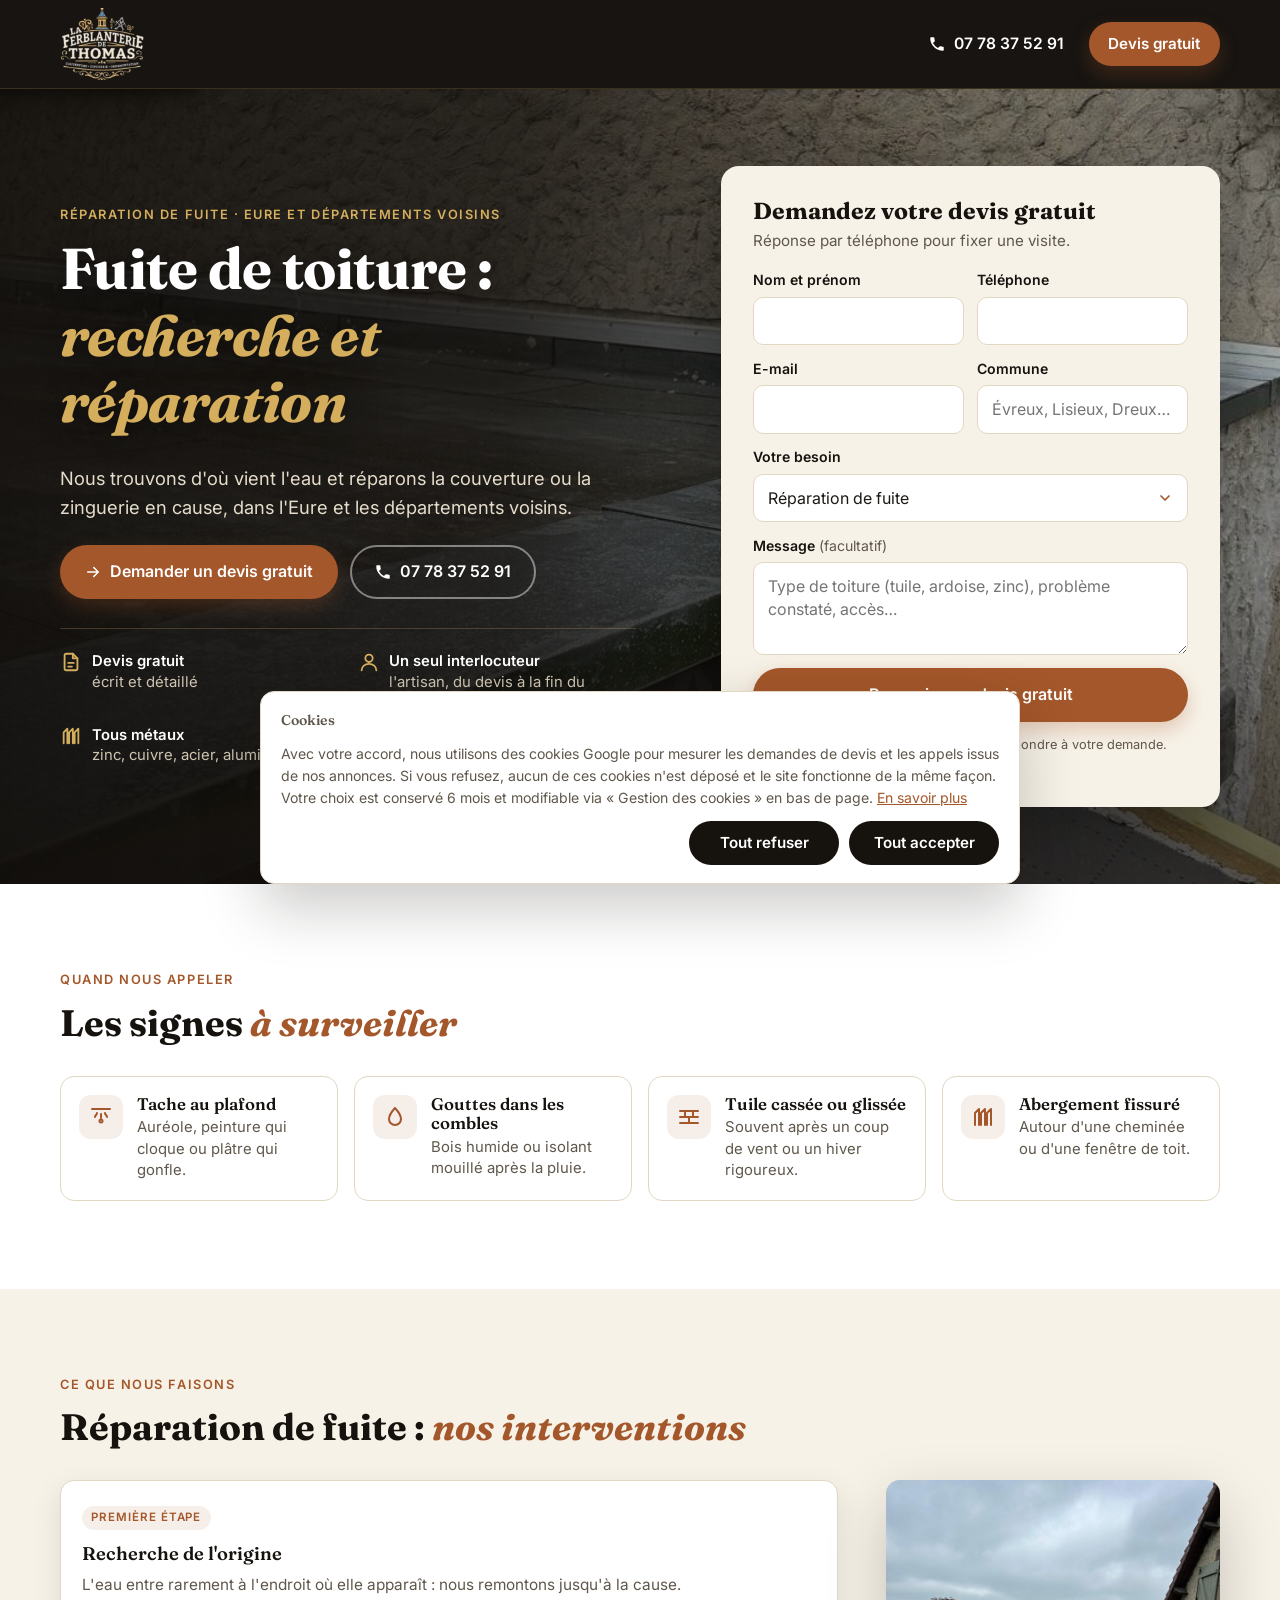
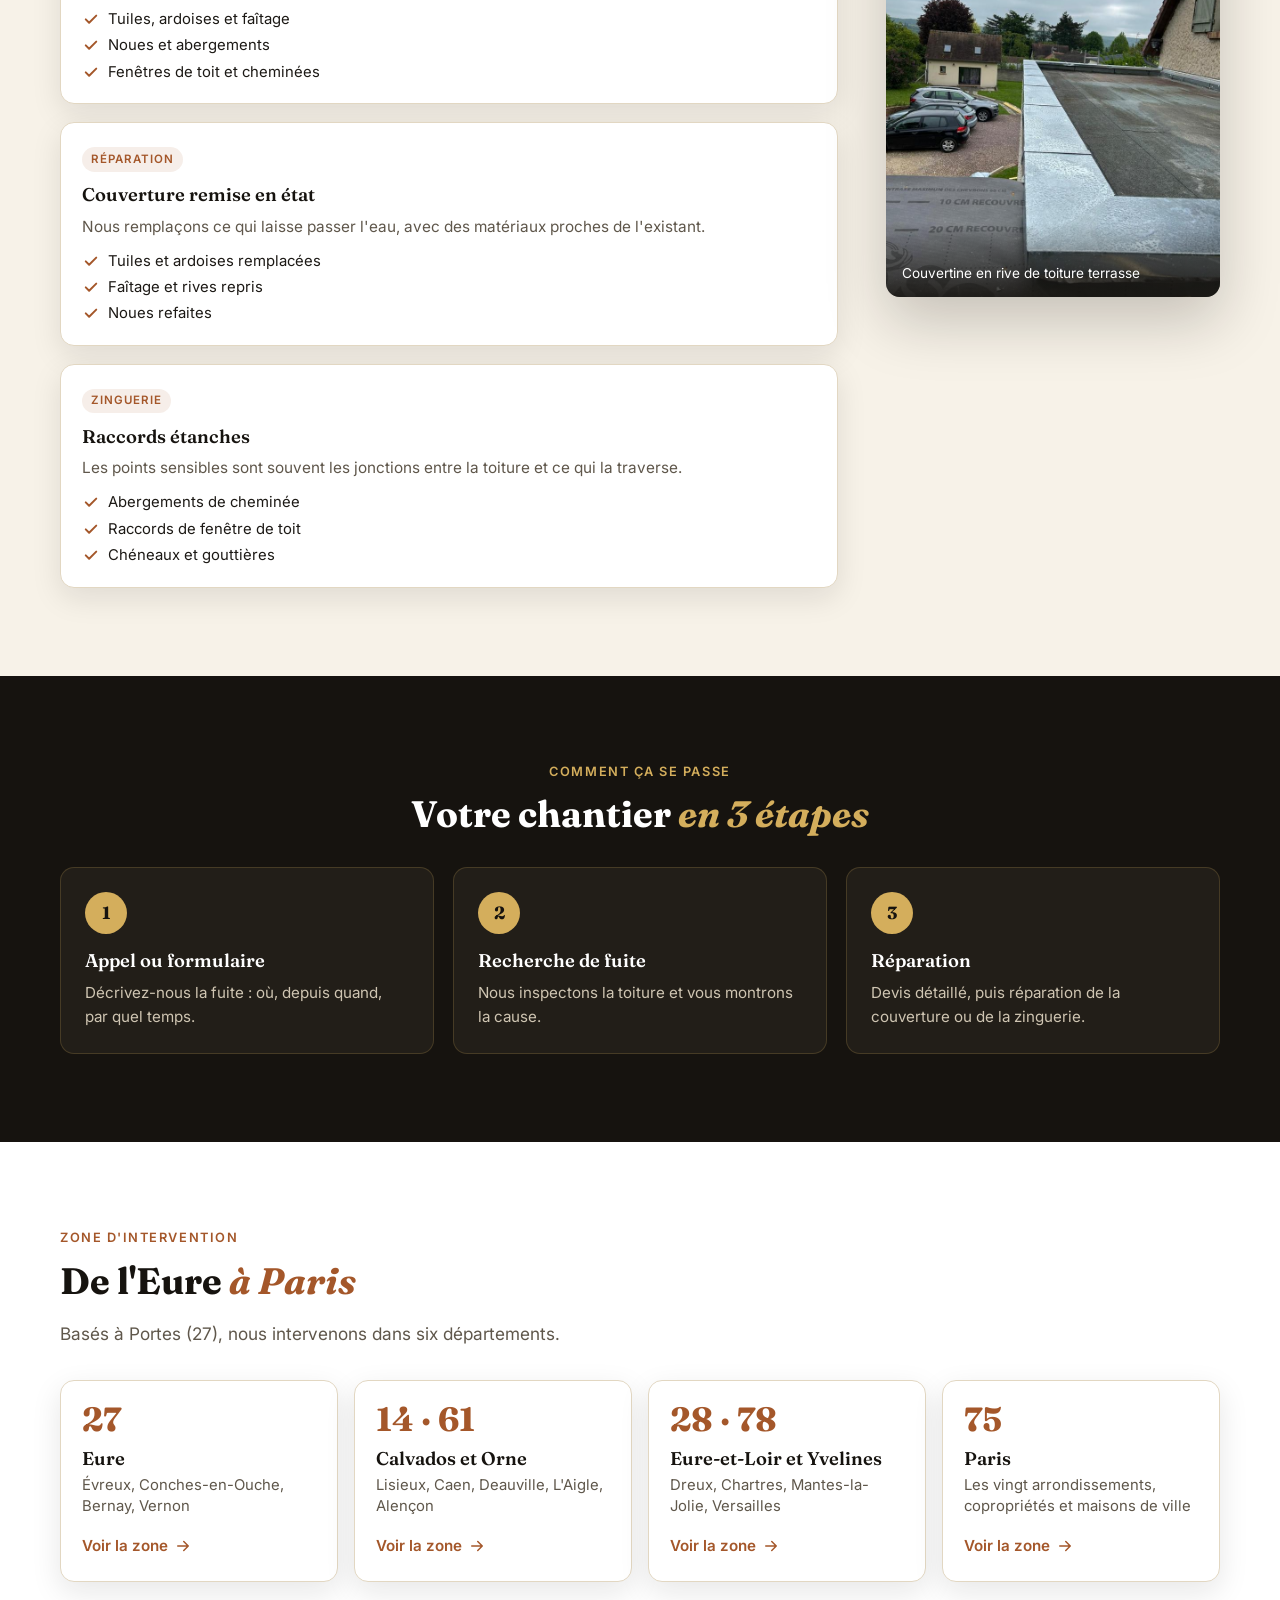
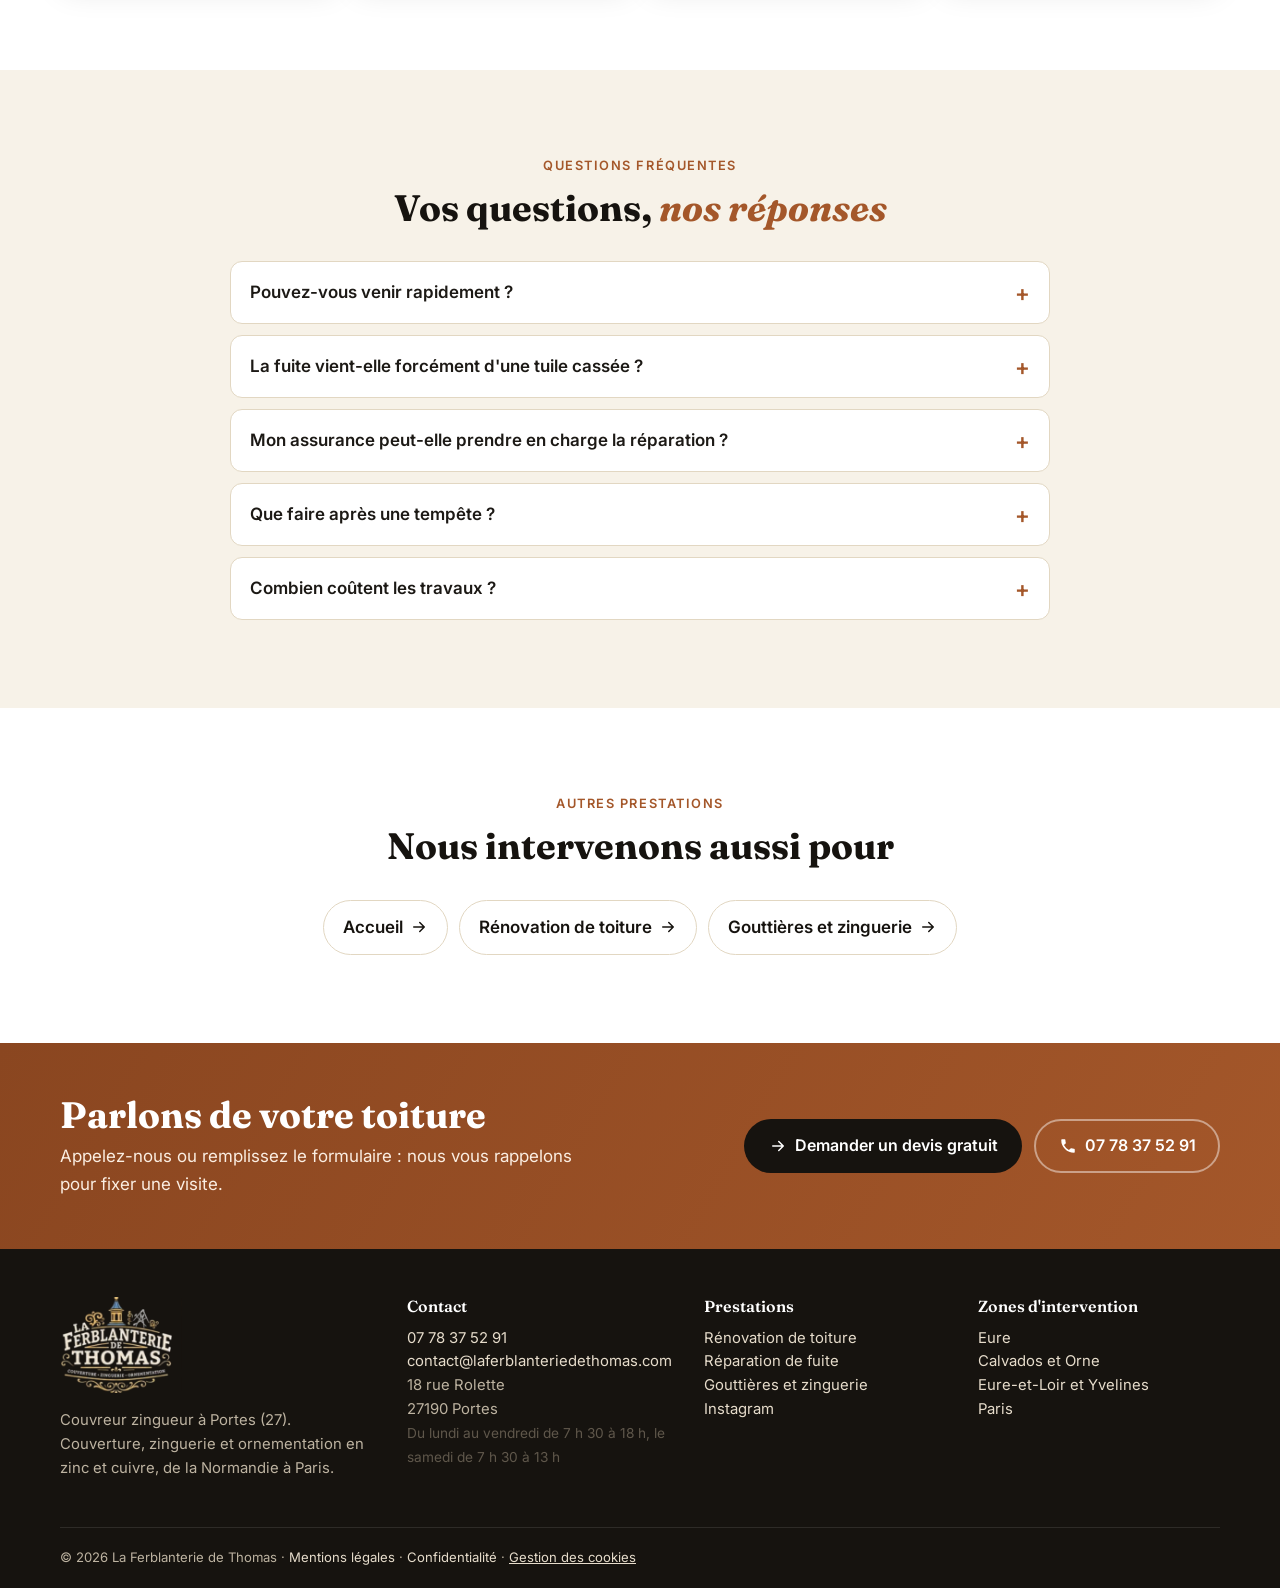
<file: reparation-fuite-toiture.html>
<!DOCTYPE html>
<html lang="fr-FR">
<head>
<meta charset="utf-8">
<meta name="viewport" content="width=device-width, initial-scale=1">
<script>window.dataLayer=window.dataLayer||[];function gtag(){dataLayer.push(arguments);}(function(){var c=null;try{c=JSON.parse(localStorage.getItem('fdt_consent')||'null')}catch(e){}if(c&&(!c.ts||Date.now()-c.ts>182*864e5))c=null;var g=c&&c.v==='granted'?'granted':'denied';gtag('consent','default',{ad_storage:g,ad_user_data:g,ad_personalization:g,analytics_storage:g,functionality_storage:'granted',security_storage:'granted',wait_for_update:500});})();</script>
<!-- Google Tag Manager -->
<script>(function(w,d,s,l,i){w[l]=w[l]||[];w[l].push({'gtm.start':new Date().getTime(),event:'gtm.js'});var f=d.getElementsByTagName(s)[0],j=d.createElement(s),dl=l!='dataLayer'?'&l='+l:'';j.async=true;j.src='https://www.googletagmanager.com/gtm.js?id='+i+dl;f.parentNode.insertBefore(j,f);})(window,document,'script','dataLayer','GTM-5WTF53XD');</script>
<title>Réparation de fuite de toiture dans l&#x27;Eure | Ferblanterie de Thomas</title>
<meta name="description" content="Fuite de toiture dans l&#x27;Eure et les départements voisins : recherche de l&#x27;origine, tuiles, ardoises, faîtage, noues et abergements réparés. Appelez le 07 78 37 52 91.">
<meta name="robots" content="index, follow, max-image-preview:large">
<link rel="canonical" href="https://laferblanteriedethomas.com/reparation-fuite-toiture.html">
<meta property="og:type" content="website">
<meta property="og:locale" content="fr_FR">
<meta property="og:site_name" content="La Ferblanterie de Thomas">
<meta property="og:title" content="Réparation de fuite de toiture dans l&#x27;Eure | Ferblanterie de Thomas">
<meta property="og:description" content="Fuite de toiture dans l&#x27;Eure et les départements voisins : recherche de l&#x27;origine, tuiles, ardoises, faîtage, noues et abergements réparés. Appelez le 07 78 37 52 91.">
<meta property="og:image" content="https://laferblanteriedethomas.com/img/card-fuite.jpg">
<meta property="og:url" content="https://laferblanteriedethomas.com/reparation-fuite-toiture.html">
<meta name="theme-color" content="#16130f">
<link rel="icon" type="image/png" href="img/favicon.png">
<link rel="preconnect" href="https://fonts.googleapis.com">
<link rel="preconnect" href="https://fonts.gstatic.com" crossorigin>
<link href="https://fonts.googleapis.com/css2?family=Fraunces:opsz,wght@9..144,600;9..144,700&family=Inter:wght@400;500;600;700&display=swap" rel="stylesheet">
<link rel="stylesheet" href="style.css?v=1794335660">
<script>(function(){try{var z=new URLSearchParams(location.search).get('zone');if(["eure", "calvados-orne", "eure-et-loir-yvelines", "paris"].indexOf(z)>-1)document.documentElement.setAttribute('data-zone',z)}catch(e){}})();</script>
<style>html:not([data-zone]) [data-zv]:not([data-zv="default"]),html[data-zone="eure"] [data-zv]:not([data-zv="eure"]),html[data-zone="calvados-orne"] [data-zv]:not([data-zv="calvados-orne"]),html[data-zone="eure-et-loir-yvelines"] [data-zv]:not([data-zv="eure-et-loir-yvelines"]),html[data-zone="paris"] [data-zv]:not([data-zv="paris"]){display:none!important}</style>
<script type="application/ld+json">{"@context": "https://schema.org", "@type": "RoofingContractor", "@id": "https://laferblanteriedethomas.com/#entreprise", "name": "La Ferblanterie de Thomas", "url": "https://laferblanteriedethomas.com/", "telephone": "+33778375291", "image": "https://laferblanteriedethomas.com/img/thomas-toiture-ardoise.jpg", "logo": "https://laferblanteriedethomas.com/img/logo.png", "founder": "Thomas Ferreira Rolo", "address": {"@type": "PostalAddress", "streetAddress": "18 rue Rolette", "postalCode": "27190", "addressLocality": "Portes", "addressRegion": "Normandie", "addressCountry": "FR"}, "geo": {"@type": "GeoCoordinates", "latitude": 49.0316, "longitude": 0.9472}, "areaServed": [{"@type": "AdministrativeArea", "name": "Eure"}, {"@type": "AdministrativeArea", "name": "Calvados"}, {"@type": "AdministrativeArea", "name": "Orne"}, {"@type": "AdministrativeArea", "name": "Eure-et-Loir"}, {"@type": "AdministrativeArea", "name": "Yvelines"}, {"@type": "AdministrativeArea", "name": "Paris"}], "openingHoursSpecification": [{"@type": "OpeningHoursSpecification", "dayOfWeek": ["Monday", "Tuesday", "Wednesday", "Thursday", "Friday"], "opens": "07:30", "closes": "18:00"}, {"@type": "OpeningHoursSpecification", "dayOfWeek": "Saturday", "opens": "07:30", "closes": "13:00"}], "sameAs": ["https://www.instagram.com/laferblanteriedethomas/"], "taxID": "10846826500013", "email": "contact@laferblanteriedethomas.com"}</script>
<script type="application/ld+json">{"@context": "https://schema.org", "@type": "FAQPage", "mainEntity": [{"@type": "Question", "name": "Pouvez-vous venir rapidement ?", "acceptedAnswer": {"@type": "Answer", "text": "Appelez-nous au 07 78 37 52 91 : nous fixons ensemble un passage selon l'urgence et la météo."}}, {"@type": "Question", "name": "La fuite vient-elle forcément d'une tuile cassée ?", "acceptedAnswer": {"@type": "Answer", "text": "Non. Elle vient souvent d'un abergement, d'une noue, du faîtage ou d'une gouttière qui déborde. C'est pour cela que nous cherchons d'abord l'origine."}}, {"@type": "Question", "name": "Mon assurance peut-elle prendre en charge la réparation ?", "acceptedAnswer": {"@type": "Answer", "text": "Après une tempête, c'est souvent le cas. Nous vous remettons un devis détaillé à transmettre à votre assureur."}}, {"@type": "Question", "name": "Que faire après une tempête ?", "acceptedAnswer": {"@type": "Answer", "text": "Ne montez pas sur votre toit. Appelez-nous : nous vérifions la couverture, les faîtages et la zinguerie, puis nous remplaçons ce qui a été arraché ou déplacé."}}, {"@type": "Question", "name": "Combien coûtent les travaux ?", "acceptedAnswer": {"@type": "Answer", "text": "Le prix dépend de la surface, du matériau, de l'accès et de l'état de la toiture. Nous venons voir et vous remettons un devis gratuit, écrit et détaillé."}}]}</script>
<script type="application/ld+json">{"@context": "https://schema.org", "@type": "BreadcrumbList", "itemListElement": [{"@type": "ListItem", "position": 1, "name": "Accueil", "item": "https://laferblanteriedethomas.com/"}, {"@type": "ListItem", "position": 2, "name": "Réparation de fuite", "item": "https://laferblanteriedethomas.com/reparation-fuite-toiture.html"}]}</script>
</head>
<body>
<noscript><iframe src="https://www.googletagmanager.com/ns.html?id=GTM-5WTF53XD" height="0" width="0" style="display:none;visibility:hidden"></iframe></noscript><header class="top">
  <div class="wrap top-in">
    <a class="brand" href="./" aria-label="La Ferblanterie de Thomas, accueil"><img src="img/logo-badge.png" width="91" height="72" alt="Logo La Ferblanterie de Thomas"></a>
    <div class="top-cta">
      <a class="btn btn-call" href="tel:+33778375291"><svg viewBox="0 0 24 24" width="18" height="18" aria-hidden="true"><path fill="currentColor" d="M6.6 10.8a15.1 15.1 0 0 0 6.6 6.6l2.2-2.2a1 1 0 0 1 1-.25 11.4 11.4 0 0 0 3.6.57 1 1 0 0 1 1 1V20a1 1 0 0 1-1 1A17 17 0 0 1 3 4a1 1 0 0 1 1-1h3.5a1 1 0 0 1 1 1c0 1.25.2 2.45.57 3.57a1 1 0 0 1-.25 1z"/></svg><span>07 78 37 52 91</span></a>
      <a class="btn btn-main btn-sm top-devis" href="#devis">Devis gratuit</a>
    </div>
  </div>
</header>
<main>
<section class="hero">
  <picture class="hero-bg"><source media="(max-width:720px)" srcset="img/couvertines-solin-angle.jpg"><img src="img/hero-fuite.jpg" alt="" fetchpriority="high"></picture>
  <div class="wrap hero-in">
    <div class="hero-txt">
      <p class="eyebrow">Réparation de fuite · <span data-zv="default">Eure et départements voisins</span><span data-zv="eure">Eure (27)</span><span data-zv="calvados-orne">Calvados (14) et Orne (61)</span><span data-zv="eure-et-loir-yvelines">Eure-et-Loir (28) et Yvelines (78)</span><span data-zv="paris">Paris (75)</span></p>
      <h1>Fuite de toiture : <em>recherche et réparation</em></h1>
      <p class="lead">Nous trouvons d&#x27;où vient l&#x27;eau et réparons la couverture ou la zinguerie en cause, <span data-zv="default">dans l&#x27;Eure et les départements voisins</span><span data-zv="eure">partout dans l&#x27;Eure</span><span data-zv="calvados-orne">dans le Calvados et l&#x27;Orne</span><span data-zv="eure-et-loir-yvelines">en Eure-et-Loir et dans les Yvelines</span><span data-zv="paris">à Paris</span>.</p>
      <div class="cta"><a href="#devis" class="btn btn-main"><svg viewBox="0 0 24 24" width="24" height="24" aria-hidden="true" fill="none" stroke="currentColor" stroke-width="2" stroke-linecap="round" stroke-linejoin="round"><path d="M5 12h14M13 6l6 6-6 6"/></svg>Demander un devis gratuit</a><a href="tel:+33778375291" class="btn btn-ghost"><svg viewBox="0 0 24 24" width="18" height="18" aria-hidden="true"><path fill="currentColor" d="M6.6 10.8a15.1 15.1 0 0 0 6.6 6.6l2.2-2.2a1 1 0 0 1 1-.25 11.4 11.4 0 0 0 3.6.57 1 1 0 0 1 1 1V20a1 1 0 0 1-1 1A17 17 0 0 1 3 4a1 1 0 0 1 1-1h3.5a1 1 0 0 1 1 1c0 1.25.2 2.45.57 3.57a1 1 0 0 1-.25 1z"/></svg><span>07 78 37 52 91</span></a></div>
      <ul class="reas"><li><svg viewBox="0 0 24 24" width="24" height="24" aria-hidden="true" fill="none" stroke="currentColor" stroke-width="2" stroke-linecap="round" stroke-linejoin="round"><path d="M14 3H7a2 2 0 0 0-2 2v14a2 2 0 0 0 2 2h10a2 2 0 0 0 2-2V8z"/><path d="M14 3v5h5M9 13h6M9 17h4"/></svg><span><b>Devis gratuit</b> écrit et détaillé</span></li><li><svg viewBox="0 0 24 24" width="24" height="24" aria-hidden="true" fill="none" stroke="currentColor" stroke-width="2" stroke-linecap="round" stroke-linejoin="round"><circle cx="12" cy="8" r="4"/><path d="M4 21c0-4 3.6-7 8-7s8 3 8 7"/></svg><span><b>Un seul interlocuteur</b> l&#x27;artisan, du devis à la fin du chantier</span></li><li><svg viewBox="0 0 24 24" width="24" height="24" aria-hidden="true" fill="none" stroke="currentColor" stroke-width="2" stroke-linecap="round" stroke-linejoin="round"><path d="M4 20V8l4-4v16M10 20V8l4-4v16M16 20V8l4-4v16"/></svg><span><b>Tous métaux</b> zinc, cuivre, acier, aluminium</span></li><li><svg viewBox="0 0 24 24" width="24" height="24" aria-hidden="true" fill="none" stroke="currentColor" stroke-width="2" stroke-linecap="round" stroke-linejoin="round"><path d="M19 3 11 11"/><path d="M8 10l6 6-2 5-9-9z"/></svg><span><b>Chantier nettoyé</b> avant notre départ</span></li></ul>
    </div>
    <div class="hero-form" id="devis"><form id="devisForm" class="form" method="POST" action="contact.php">
  <h2>Demandez votre devis gratuit</h2>
  <p class="form-sub">Réponse par téléphone pour fixer une visite.</p>
  <input type="hidden" name="Source" value="Réparation de fuite"><input type="hidden" name="gclid" value=""><input type="hidden" name="gbraid" value=""><input type="hidden" name="wbraid" value=""><input type="hidden" name="fbclid" value=""><input type="hidden" name="msclkid" value=""><input type="hidden" name="utm_source" value=""><input type="hidden" name="utm_medium" value=""><input type="hidden" name="utm_campaign" value=""><input type="hidden" name="utm_term" value=""><input type="hidden" name="utm_content" value=""><input type="hidden" name="referrer" value=""><input type="hidden" name="landing_page" value="">
  <input type="text" name="_honey" tabindex="-1" autocomplete="off" class="hp" aria-hidden="true">
  <div class="row"><label>Nom et prénom<input type="text" name="Nom" required autocomplete="name"></label>
  <label>Téléphone<input type="tel" name="Téléphone" required autocomplete="tel" inputmode="tel"></label></div>
  <div class="row"><label>E-mail<input type="email" name="Email" required autocomplete="email"></label>
  <label>Commune<input type="text" name="Localité" required autocomplete="address-level2" placeholder="Évreux, Lisieux, Dreux…"></label></div>
  <label>Votre besoin<select name="Besoin" required><option>Rénovation de toiture</option><option selected>Réparation de fuite</option><option>Gouttières / zinguerie</option><option>Ornementation (épi, girouette…)</option><option>Vérification après tempête</option><option>Autre demande</option></select></label>
  <label>Message <span class="opt">(facultatif)</span><textarea name="Message" rows="3" placeholder="Type de toiture (tuile, ardoise, zinc), problème constaté, accès…"></textarea></label>
  <button type="submit" class="btn btn-main btn-block" data-sending="Envoi…">Recevoir mon devis gratuit</button>
  <p class="form-note">Vos coordonnées servent uniquement à répondre à votre demande. <a href="confidentialite.html">Confidentialité</a></p>
</form></div>
  </div>
</section>
<section class="sec " id="signes"><div class="wrap"><div class="sec-head"><p class="eyebrow">Quand nous appeler</p><h2>Les signes <em>à surveiller</em></h2></div><div class="tiles"><div class="tile"><span class="tile-ico"><svg viewBox="0 0 24 24" width="24" height="24" aria-hidden="true" fill="none" stroke="currentColor" stroke-width="2" stroke-linecap="round" stroke-linejoin="round"><path d="M3 4h18"/><path d="M8 8c0 2-2 2-2 4M16 8c0 2 2 2 2 4"/><path d="M12 9v4"/><circle cx="12" cy="16" r="1.5"/></svg></span><div><h3>Tache au plafond</h3><p>Auréole, peinture qui cloque ou plâtre qui gonfle.</p></div></div><div class="tile"><span class="tile-ico"><svg viewBox="0 0 24 24" width="24" height="24" aria-hidden="true" fill="none" stroke="currentColor" stroke-width="2" stroke-linecap="round" stroke-linejoin="round"><path d="M12 3s6 6.6 6 11a6 6 0 0 1-12 0c0-4.4 6-11 6-11z"/></svg></span><div><h3>Gouttes dans les combles</h3><p>Bois humide ou isolant mouillé après la pluie.</p></div></div><div class="tile"><span class="tile-ico"><svg viewBox="0 0 24 24" width="24" height="24" aria-hidden="true" fill="none" stroke="currentColor" stroke-width="2" stroke-linecap="round" stroke-linejoin="round"><path d="M3 6h18M3 12h18M3 18h18M8 6v6M16 6v6M12 12v6M4 18v0M20 18v0"/></svg></span><div><h3>Tuile cassée ou glissée</h3><p>Souvent après un coup de vent ou un hiver rigoureux.</p></div></div><div class="tile"><span class="tile-ico"><svg viewBox="0 0 24 24" width="24" height="24" aria-hidden="true" fill="none" stroke="currentColor" stroke-width="2" stroke-linecap="round" stroke-linejoin="round"><path d="M4 20V8l4-4v16M10 20V8l4-4v16M16 20V8l4-4v16"/></svg></span><div><h3>Abergement fissuré</h3><p>Autour d&#x27;une cheminée ou d&#x27;une fenêtre de toit.</p></div></div></div></div></section>
<section class="sec sec-alt" id="prestations"><div class="wrap"><div class="sec-head"><p class="eyebrow">Ce que nous faisons</p><h2>Réparation de fuite : <em>nos interventions</em></h2></div><div class="split split-wide"><div class="cards"><article class="card"><span class="tag">Première étape</span><h3>Recherche de l&#x27;origine</h3><p>L&#x27;eau entre rarement à l&#x27;endroit où elle apparaît : nous remontons jusqu&#x27;à la cause.</p><ul class="checks"><li><svg viewBox="0 0 24 24" width="24" height="24" aria-hidden="true" fill="none" stroke="currentColor" stroke-width="2.6" stroke-linecap="round" stroke-linejoin="round"><path d="M5 12.5l4.5 4.5L19 7.5"/></svg>Tuiles, ardoises et faîtage</li><li><svg viewBox="0 0 24 24" width="24" height="24" aria-hidden="true" fill="none" stroke="currentColor" stroke-width="2.6" stroke-linecap="round" stroke-linejoin="round"><path d="M5 12.5l4.5 4.5L19 7.5"/></svg>Noues et abergements</li><li><svg viewBox="0 0 24 24" width="24" height="24" aria-hidden="true" fill="none" stroke="currentColor" stroke-width="2.6" stroke-linecap="round" stroke-linejoin="round"><path d="M5 12.5l4.5 4.5L19 7.5"/></svg>Fenêtres de toit et cheminées</li></ul></article><article class="card"><span class="tag">Réparation</span><h3>Couverture remise en état</h3><p>Nous remplaçons ce qui laisse passer l&#x27;eau, avec des matériaux proches de l&#x27;existant.</p><ul class="checks"><li><svg viewBox="0 0 24 24" width="24" height="24" aria-hidden="true" fill="none" stroke="currentColor" stroke-width="2.6" stroke-linecap="round" stroke-linejoin="round"><path d="M5 12.5l4.5 4.5L19 7.5"/></svg>Tuiles et ardoises remplacées</li><li><svg viewBox="0 0 24 24" width="24" height="24" aria-hidden="true" fill="none" stroke="currentColor" stroke-width="2.6" stroke-linecap="round" stroke-linejoin="round"><path d="M5 12.5l4.5 4.5L19 7.5"/></svg>Faîtage et rives repris</li><li><svg viewBox="0 0 24 24" width="24" height="24" aria-hidden="true" fill="none" stroke="currentColor" stroke-width="2.6" stroke-linecap="round" stroke-linejoin="round"><path d="M5 12.5l4.5 4.5L19 7.5"/></svg>Noues refaites</li></ul></article><article class="card"><span class="tag">Zinguerie</span><h3>Raccords étanches</h3><p>Les points sensibles sont souvent les jonctions entre la toiture et ce qui la traverse.</p><ul class="checks"><li><svg viewBox="0 0 24 24" width="24" height="24" aria-hidden="true" fill="none" stroke="currentColor" stroke-width="2.6" stroke-linecap="round" stroke-linejoin="round"><path d="M5 12.5l4.5 4.5L19 7.5"/></svg>Abergements de cheminée</li><li><svg viewBox="0 0 24 24" width="24" height="24" aria-hidden="true" fill="none" stroke="currentColor" stroke-width="2.6" stroke-linecap="round" stroke-linejoin="round"><path d="M5 12.5l4.5 4.5L19 7.5"/></svg>Raccords de fenêtre de toit</li><li><svg viewBox="0 0 24 24" width="24" height="24" aria-hidden="true" fill="none" stroke="currentColor" stroke-width="2.6" stroke-linecap="round" stroke-linejoin="round"><path d="M5 12.5l4.5 4.5L19 7.5"/></svg>Chéneaux et gouttières</li></ul></article></div><figure class="photo"><img src="img/couvertine-detail-rive.jpg" width="750" height="1000" alt="Détail d&#x27;une couvertine métallique en rive de toiture terrasse" loading="lazy" decoding="async"><figcaption>Couvertine en rive de toiture terrasse</figcaption></figure></div></div></section>
<section class="sec sec-dark" id="methode"><div class="wrap"><div class="sec-head center"><p class="eyebrow">Comment ça se passe</p><h2>Votre chantier <em>en 3 étapes</em></h2></div><ol class="steps"><li><span class="step-n">1</span><h3>Appel ou formulaire</h3><p>Décrivez-nous la fuite : où, depuis quand, par quel temps.</p></li><li><span class="step-n">2</span><h3>Recherche de fuite</h3><p>Nous inspectons la toiture et vous montrons la cause.</p></li><li><span class="step-n">3</span><h3>Réparation</h3><p>Devis détaillé, puis réparation de la couverture ou de la zinguerie.</p></li></ol></div></section>
<section class="sec " id="zone" data-zv="default"><div class="wrap"><div class="sec-head"><p class="eyebrow">Zone d'intervention</p><h2>De l'Eure <em>à Paris</em></h2><p class="intro">Basés à Portes (27), nous intervenons dans six départements.</p></div><div class="zcards"><a class="zcard" href="couvreur-eure.html"><span class="zcodes">27</span><h3>Eure</h3><p>Évreux, Conches-en-Ouche, Bernay, Vernon</p><span class="more">Voir la zone <svg viewBox="0 0 24 24" width="24" height="24" aria-hidden="true" fill="none" stroke="currentColor" stroke-width="2" stroke-linecap="round" stroke-linejoin="round"><path d="M5 12h14M13 6l6 6-6 6"/></svg></span></a><a class="zcard" href="couvreur-calvados-orne.html"><span class="zcodes">14 · 61</span><h3>Calvados et Orne</h3><p>Lisieux, Caen, Deauville, L&#x27;Aigle, Alençon</p><span class="more">Voir la zone <svg viewBox="0 0 24 24" width="24" height="24" aria-hidden="true" fill="none" stroke="currentColor" stroke-width="2" stroke-linecap="round" stroke-linejoin="round"><path d="M5 12h14M13 6l6 6-6 6"/></svg></span></a><a class="zcard" href="couvreur-eure-et-loir-yvelines.html"><span class="zcodes">28 · 78</span><h3>Eure-et-Loir et Yvelines</h3><p>Dreux, Chartres, Mantes-la-Jolie, Versailles</p><span class="more">Voir la zone <svg viewBox="0 0 24 24" width="24" height="24" aria-hidden="true" fill="none" stroke="currentColor" stroke-width="2" stroke-linecap="round" stroke-linejoin="round"><path d="M5 12h14M13 6l6 6-6 6"/></svg></span></a><a class="zcard" href="couvreur-paris.html"><span class="zcodes">75</span><h3>Paris</h3><p>Les vingt arrondissements, copropriétés et maisons de ville</p><span class="more">Voir la zone <svg viewBox="0 0 24 24" width="24" height="24" aria-hidden="true" fill="none" stroke="currentColor" stroke-width="2" stroke-linecap="round" stroke-linejoin="round"><path d="M5 12h14M13 6l6 6-6 6"/></svg></span></a></div></div></section>
<section class="sec " id="zone-eure" data-zv="eure"><div class="wrap"><div class="sec-head"><p class="eyebrow">Zone d'intervention</p><h2>Partout <em>dans l'Eure</em></h2><p class="intro">Basés à Portes, entre Conches-en-Ouche et Évreux, nous intervenons dans ces communes et leurs environs.</p></div><div class="zones"><div class="zone"><h3>Portes, Conches et Évreux</h3><ul class="chips"><li>Portes</li><li>Conches-en-Ouche</li><li>Évreux</li><li>Breteuil</li><li>La Bonneville-sur-Iton</li><li>Saint-Sébastien-de-Morsent</li></ul></div><div class="zone"><h3>Le Neubourg, Bernay et la Risle</h3><ul class="chips"><li>Le Neubourg</li><li>Beaumont-le-Roger</li><li>Bernay</li><li>Brionne</li><li>Pont-Audemer</li></ul></div><div class="zone"><h3>Vallée de l&#x27;Eure et Vexin</h3><ul class="chips"><li>Louviers</li><li>Val-de-Reuil</li><li>Pacy-sur-Eure</li><li>Vernon</li><li>Les Andelys</li><li>Gisors</li></ul></div><div class="zone"><h3>Sud de l&#x27;Eure</h3><ul class="chips"><li>Verneuil-sur-Avre</li><li>Saint-André-de-l&#x27;Eure</li><li>Damville</li><li>Rugles</li><li>Nonancourt</li></ul></div></div></div></section>
<section class="sec " id="zone-calvados-orne" data-zv="calvados-orne"><div class="wrap"><div class="sec-head"><p class="eyebrow">Zone d'intervention</p><h2>Dans le Calvados <em>et l'Orne</em></h2><p class="intro">Depuis Portes (27), nous intervenons dans tout le Calvados et l&#x27;Orne, dans ces communes comme dans leurs environs.</p></div><div class="zones"><div class="zone"><h3>Pays d&#x27;Auge</h3><ul class="chips"><li>Lisieux</li><li>Pont-l&#x27;Évêque</li><li>Livarot</li><li>Orbec</li><li>Vimoutiers</li></ul></div><div class="zone"><h3>Côte Fleurie</h3><ul class="chips"><li>Honfleur</li><li>Trouville-sur-Mer</li><li>Deauville</li><li>Houlgate</li><li>Cabourg</li></ul></div><div class="zone"><h3>Caen et le Bessin</h3><ul class="chips"><li>Caen</li><li>Hérouville-Saint-Clair</li><li>Ifs</li><li>Falaise</li><li>Bayeux</li></ul></div><div class="zone"><h3>Orne</h3><ul class="chips"><li>L&#x27;Aigle</li><li>Gacé</li><li>Argentan</li><li>Alençon</li><li>Mortagne-au-Perche</li><li>Bellême</li></ul></div></div></div></section>
<section class="sec " id="zone-eure-et-loir-yvelines" data-zv="eure-et-loir-yvelines"><div class="wrap"><div class="sec-head"><p class="eyebrow">Zone d'intervention</p><h2>En Eure-et-Loir <em>et dans les Yvelines</em></h2><p class="intro">Depuis Portes (27), nous intervenons en Eure-et-Loir et dans les Yvelines, dans ces communes comme dans leurs environs.</p></div><div class="zones"><div class="zone"><h3>Drouais et Thymerais</h3><ul class="chips"><li>Dreux</li><li>Vernouillet</li><li>Anet</li><li>Nogent-le-Roi</li><li>Châteauneuf-en-Thymerais</li></ul></div><div class="zone"><h3>Chartres et le Perche</h3><ul class="chips"><li>Chartres</li><li>Lucé</li><li>Maintenon</li><li>Épernon</li><li>Nogent-le-Rotrou</li><li>La Loupe</li></ul></div><div class="zone"><h3>Mantois et pays houdanais</h3><ul class="chips"><li>Mantes-la-Jolie</li><li>Houdan</li><li>Bonnières-sur-Seine</li><li>Septeuil</li><li>Les Mureaux</li></ul></div><div class="zone"><h3>Rambouillet et Versailles</h3><ul class="chips"><li>Rambouillet</li><li>Montfort-l&#x27;Amaury</li><li>Plaisir</li><li>Versailles</li><li>Saint-Germain-en-Laye</li><li>Poissy</li></ul></div></div></div></section>
<section class="sec " id="zone-paris" data-zv="paris"><div class="wrap"><div class="sec-head"><p class="eyebrow">Zone d'intervention</p><h2>Dans <em>tout Paris</em></h2><p class="intro">Depuis Portes (27), nous intervenons dans les vingt arrondissements, pour les copropriétés comme pour les maisons de ville.</p></div><div class="zones"><div class="zone"><h3>Rive droite</h3><ul class="chips"><li>1er</li><li>2e</li><li>3e</li><li>4e</li><li>8e</li><li>9e</li><li>10e</li><li>11e</li><li>12e</li><li>16e</li><li>17e</li><li>18e</li><li>19e</li><li>20e</li></ul></div><div class="zone"><h3>Rive gauche</h3><ul class="chips"><li>5e</li><li>6e</li><li>7e</li><li>13e</li><li>14e</li><li>15e</li></ul></div></div></div></section>
<section class="sec sec-alt" id="faq"><div class="wrap"><div class="sec-head center"><p class="eyebrow">Questions fréquentes</p><h2>Vos questions, <em>nos réponses</em></h2></div><div class="faq"><details><summary>Pouvez-vous venir rapidement ?</summary><p>Appelez-nous au 07 78 37 52 91 : nous fixons ensemble un passage selon l&#x27;urgence et la météo.</p></details><details><summary>La fuite vient-elle forcément d&#x27;une tuile cassée ?</summary><p>Non. Elle vient souvent d&#x27;un abergement, d&#x27;une noue, du faîtage ou d&#x27;une gouttière qui déborde. C&#x27;est pour cela que nous cherchons d&#x27;abord l&#x27;origine.</p></details><details><summary>Mon assurance peut-elle prendre en charge la réparation ?</summary><p>Après une tempête, c&#x27;est souvent le cas. Nous vous remettons un devis détaillé à transmettre à votre assureur.</p></details><details><summary>Que faire après une tempête ?</summary><p>Ne montez pas sur votre toit. Appelez-nous : nous vérifions la couverture, les faîtages et la zinguerie, puis nous remplaçons ce qui a été arraché ou déplacé.</p></details><details><summary>Combien coûtent les travaux ?</summary><p>Le prix dépend de la surface, du matériau, de l&#x27;accès et de l&#x27;état de la toiture. Nous venons voir et vous remettons un devis gratuit, écrit et détaillé.</p></details></div></div></section>
<section class="sec "><div class="wrap"><div class="sec-head center"><p class="eyebrow">Autres prestations</p><h2>Nous intervenons aussi pour</h2></div><div class="others"><a class="other" href="./" data-zv="default">Accueil <svg viewBox="0 0 24 24" width="24" height="24" aria-hidden="true" fill="none" stroke="currentColor" stroke-width="2" stroke-linecap="round" stroke-linejoin="round"><path d="M5 12h14M13 6l6 6-6 6"/></svg></a><a class="other" href="couvreur-eure.html" data-zv="eure">Couvreur dans l&#x27;Eure <svg viewBox="0 0 24 24" width="24" height="24" aria-hidden="true" fill="none" stroke="currentColor" stroke-width="2" stroke-linecap="round" stroke-linejoin="round"><path d="M5 12h14M13 6l6 6-6 6"/></svg></a><a class="other" href="couvreur-calvados-orne.html" data-zv="calvados-orne">Couvreur dans le Calvados et l&#x27;Orne <svg viewBox="0 0 24 24" width="24" height="24" aria-hidden="true" fill="none" stroke="currentColor" stroke-width="2" stroke-linecap="round" stroke-linejoin="round"><path d="M5 12h14M13 6l6 6-6 6"/></svg></a><a class="other" href="couvreur-eure-et-loir-yvelines.html" data-zv="eure-et-loir-yvelines">Couvreur en Eure-et-Loir et dans les Yvelines <svg viewBox="0 0 24 24" width="24" height="24" aria-hidden="true" fill="none" stroke="currentColor" stroke-width="2" stroke-linecap="round" stroke-linejoin="round"><path d="M5 12h14M13 6l6 6-6 6"/></svg></a><a class="other" href="couvreur-paris.html" data-zv="paris">Couvreur à Paris <svg viewBox="0 0 24 24" width="24" height="24" aria-hidden="true" fill="none" stroke="currentColor" stroke-width="2" stroke-linecap="round" stroke-linejoin="round"><path d="M5 12h14M13 6l6 6-6 6"/></svg></a><a class="other" href="renovation-toiture.html" data-zl>Rénovation de toiture <svg viewBox="0 0 24 24" width="24" height="24" aria-hidden="true" fill="none" stroke="currentColor" stroke-width="2" stroke-linecap="round" stroke-linejoin="round"><path d="M5 12h14M13 6l6 6-6 6"/></svg></a><a class="other" href="gouttieres-zinguerie.html" data-zl>Gouttières et zinguerie <svg viewBox="0 0 24 24" width="24" height="24" aria-hidden="true" fill="none" stroke="currentColor" stroke-width="2" stroke-linecap="round" stroke-linejoin="round"><path d="M5 12h14M13 6l6 6-6 6"/></svg></a></div></div></section>
<section class="band"><div class="wrap band-in"><div><h2>Parlons de votre toiture</h2><p>Appelez-nous ou remplissez le formulaire : nous vous rappelons pour fixer une visite.</p></div>
<div class="cta"><a href="#devis" class="btn btn-main"><svg viewBox="0 0 24 24" width="24" height="24" aria-hidden="true" fill="none" stroke="currentColor" stroke-width="2" stroke-linecap="round" stroke-linejoin="round"><path d="M5 12h14M13 6l6 6-6 6"/></svg>Demander un devis gratuit</a><a href="tel:+33778375291" class="btn btn-ghost"><svg viewBox="0 0 24 24" width="18" height="18" aria-hidden="true"><path fill="currentColor" d="M6.6 10.8a15.1 15.1 0 0 0 6.6 6.6l2.2-2.2a1 1 0 0 1 1-.25 11.4 11.4 0 0 0 3.6.57 1 1 0 0 1 1 1V20a1 1 0 0 1-1 1A17 17 0 0 1 3 4a1 1 0 0 1 1-1h3.5a1 1 0 0 1 1 1c0 1.25.2 2.45.57 3.57a1 1 0 0 1-.25 1z"/></svg><span>07 78 37 52 91</span></a></div></div></section></main>
<footer class="foot">
  <div class="wrap foot-in">
    <div><a class="brand" href="./"><img src="img/logo-badge.png" width="122" height="96" alt="" loading="lazy"></a>
      <p>Couvreur zingueur à Portes (27). Couverture, zinguerie et ornementation en zinc et cuivre, de la Normandie à Paris.</p></div>
    <div><h3>Contact</h3><p><a href="tel:+33778375291">07 78 37 52 91</a><br><a href="mailto:contact@laferblanteriedethomas.com">contact@laferblanteriedethomas.com</a><br>18 rue Rolette<br>27190 Portes<br><span class="muted">Du lundi au vendredi de 7 h 30 à 18 h, le samedi de 7 h 30 à 13 h</span></p></div>
    <div><h3>Prestations</h3><p><a href="renovation-toiture.html">Rénovation de toiture</a><br><a href="reparation-fuite-toiture.html">Réparation de fuite</a><br><a href="gouttieres-zinguerie.html">Gouttières et zinguerie</a><br><a href="https://www.instagram.com/laferblanteriedethomas/" rel="noopener">Instagram</a></p></div>
    <div><h3>Zones d'intervention</h3><p><a href="couvreur-eure.html">Eure</a><br><a href="couvreur-calvados-orne.html">Calvados et Orne</a><br><a href="couvreur-eure-et-loir-yvelines.html">Eure-et-Loir et Yvelines</a><br><a href="couvreur-paris.html">Paris</a><br></p></div>
  </div>
  <div class="wrap foot-legal">© 2026 La Ferblanterie de Thomas · <a href="mentions-legales.html">Mentions légales</a> · <a href="confidentialite.html">Confidentialité</a> · <button type="button" class="link-btn" data-consent-open>Gestion des cookies</button></div>
</footer>
<div class="mbar"><a href="tel:+33778375291" class="mbar-call"><svg viewBox="0 0 24 24" width="18" height="18" aria-hidden="true"><path fill="currentColor" d="M6.6 10.8a15.1 15.1 0 0 0 6.6 6.6l2.2-2.2a1 1 0 0 1 1-.25 11.4 11.4 0 0 0 3.6.57 1 1 0 0 1 1 1V20a1 1 0 0 1-1 1A17 17 0 0 1 3 4a1 1 0 0 1 1-1h3.5a1 1 0 0 1 1 1c0 1.25.2 2.45.57 3.57a1 1 0 0 1-.25 1z"/></svg> Appeler</a><a href="#devis" class="mbar-form">Devis gratuit</a></div>
<div class="cookie-banner" id="cookie-banner" role="dialog" aria-labelledby="cookie-title" hidden>
  <div class="cookie-inner">
    <p class="cookie-title" id="cookie-title">Cookies</p>
    <p>Avec votre accord, nous utilisons des cookies Google pour mesurer les demandes de devis et les appels issus de nos annonces. Si vous refusez, aucun de ces cookies n'est déposé et le site fonctionne de la même façon. Votre choix est conservé 6 mois et modifiable via « Gestion des cookies » en bas de page. <a href="confidentialite.html#cookies">En savoir plus</a></p>
    <div class="cookie-actions">
      <button type="button" class="btn cookie-btn" data-consent="denied">Tout refuser</button>
      <button type="button" class="btn cookie-btn" data-consent="granted">Tout accepter</button>
    </div>
  </div>
</div>
<script src="main.js?v=1794335660" defer></script>
</body>
</html>
</file>
<file: style.css>
/* La Ferblanterie de Thomas — palette tirée du logo : noir, crème, or ; cuivre pour les actions */
:root{
  --ink:#1c1915; --night:#16130f; --night-2:#221e18; --cream:#f7f2e8; --sand:#efe6d4; --line:#e2d7c2;
  --gold:#d4ae5c; --copper:#a4572a; --copper-700:#8a4620; --zinc:#5d6b74; --muted:#5f574b; --white:#fff;
  --font-head:"Fraunces",Georgia,"Times New Roman",serif; --font:"Inter",system-ui,-apple-system,"Segoe UI",sans-serif;
  --radius:14px; --shadow:0 10px 30px rgba(22,19,15,.10); --shadow-lg:0 24px 60px rgba(22,19,15,.22);
}
*{box-sizing:border-box}
html{scroll-behavior:smooth;-webkit-text-size-adjust:100%}
body{margin:0;font-family:var(--font);font-size:17px;line-height:1.6;color:var(--ink);background:var(--white)}
img{max-width:100%;height:auto;display:block}
a{color:var(--copper)}
h1,h2,h3{font-family:var(--font-head);line-height:1.15;margin:0 0 .5em;color:var(--night);font-weight:700}
h1{font-size:clamp(2rem,4.4vw,3.2rem);letter-spacing:-.01em}
h2{font-size:clamp(1.6rem,3vw,2.3rem)}
h3{font-size:1.15rem;font-weight:600}
h1 em,h2 em{font-style:italic;color:var(--copper)}
p{margin:0 0 1em}
.wrap{width:min(1160px,100% - 32px);margin-inline:auto}
.narrow{max-width:760px}
.muted{color:var(--muted);font-size:.92em}
.center{text-align:center}
.hp{position:absolute;left:-9999px;width:1px;height:1px;opacity:0}

/* Boutons */
.btn{display:inline-flex;align-items:center;justify-content:center;gap:.5rem;font:600 1rem/1.2 var(--font);padding:.95rem 1.4rem;border-radius:999px;border:2px solid transparent;text-decoration:none;cursor:pointer;transition:background .15s,color .15s,border-color .15s,transform .15s}
.btn svg{flex:none;width:18px;height:18px}
.btn:hover{transform:translateY(-1px)}
.btn-main{background:var(--copper);color:#fff;box-shadow:0 8px 20px rgba(164,87,42,.28)}
.btn-main:hover{background:var(--copper-700)}
.btn-ghost{color:#fff;border-color:rgba(255,255,255,.45)}
.btn-ghost:hover{border-color:#fff;background:rgba(255,255,255,.08)}
.btn-outline{color:var(--night);border-color:var(--night)}
.btn-outline:hover{background:var(--night);color:#fff}
.btn-call{color:#fff;padding:.6rem .9rem;font-size:.98rem}
.btn-call:hover{color:var(--gold)}
.btn-sm{padding:.65rem 1.1rem;font-size:.95rem}
.btn-block{width:100%}
.cta{display:flex;flex-wrap:wrap;gap:.75rem;margin:1.4rem 0}
.link-btn{background:none;border:0;padding:0;font:inherit;color:inherit;text-decoration:underline;cursor:pointer}

/* En-tête : logo + téléphone + devis (pas de menu sur les pages d'annonce) */
.top{position:sticky;top:0;z-index:50;background:rgba(16,13,10,.97);border-bottom:1px solid rgba(212,174,92,.18)}
.top-in{display:flex;align-items:center;justify-content:space-between;gap:1rem;min-height:88px}
.brand{display:block;line-height:0}
.brand img{height:72px;width:auto}
.top-cta{display:flex;align-items:center;gap:.5rem}

/* Hero : photo de chantier assombrie côté texte */
.hero{position:relative;isolation:isolate;overflow:hidden;color:#efe7d8;background:var(--night);padding:clamp(2.5rem,6vw,5rem) 0}
.hero-bg{position:absolute;inset:0;z-index:-2}
.hero-bg img{width:100%;height:100%;object-fit:cover}
.hero::before{content:"";position:absolute;inset:0;z-index:-1;background:
  linear-gradient(90deg,rgba(16,13,10,.94) 0%,rgba(16,13,10,.86) 40%,rgba(16,13,10,.5) 75%,rgba(16,13,10,.35) 100%),
  linear-gradient(0deg,rgba(16,13,10,.55),transparent 40%)}
.hero-in{display:grid;grid-template-columns:1.1fr .9fr;gap:clamp(1.5rem,4vw,4rem);align-items:center}
.hero h1{color:#fff;font-size:clamp(2.2rem,4.6vw,3.6rem);text-shadow:0 2px 24px rgba(0,0,0,.35)}
.hero h1 em{color:var(--gold)}
.eyebrow{font:600 .8rem/1.3 var(--font);letter-spacing:.12em;text-transform:uppercase;color:var(--copper);margin:0 0 .8rem}
.hero .eyebrow,.sec-dark .eyebrow,.band .eyebrow{color:var(--gold)}
.lead{font-size:1.15rem;color:#e6dccb;max-width:34rem}
.reas{list-style:none;padding:1.4rem 0 0;border-top:1px solid rgba(212,174,92,.25);max-width:36rem;margin:1.8rem 0 0;display:grid;grid-template-columns:repeat(2,minmax(0,1fr));gap:.7rem 1.2rem}
.reas li{display:flex;gap:.6rem;align-items:flex-start;font-size:.93rem;color:#cfc5b2;line-height:1.4}
.reas svg{flex:none;width:22px;height:22px;color:var(--gold)}
.reas b{color:#fff;display:block;font-weight:600}

/* Formulaire */
.form{background:var(--cream);color:var(--ink);border-radius:18px;padding:clamp(1.3rem,3vw,2rem);box-shadow:0 30px 80px rgba(0,0,0,.45)}
.form h2{font-size:1.45rem;margin-bottom:.2em}
.form-sub{color:var(--muted);font-size:.95rem;margin-bottom:1rem}
.form label{display:block;font-weight:600;font-size:.88rem;margin-bottom:.8rem;color:var(--night)}
.form input,.form select,.form textarea{display:block;width:100%;margin-top:.3rem;font:400 1rem/1.4 var(--font);padding:.75rem .85rem;border:1.5px solid var(--line);border-radius:10px;background:#fff;color:var(--ink)}
.form select{appearance:none;-webkit-appearance:none;padding-right:2.6rem;background:#fff url("data:image/svg+xml,%3Csvg xmlns='http://www.w3.org/2000/svg' viewBox='0 0 24 24' fill='none' stroke='%23a4572a' stroke-width='2.5' stroke-linecap='round' stroke-linejoin='round'%3E%3Cpath d='m6 9 6 6 6-6'/%3E%3C/svg%3E") no-repeat right .9rem center/16px}
.form select:invalid{color:#9a8f7e}
.form select option{color:var(--ink)}
.form textarea{resize:vertical}
.form input:focus,.form select:focus,.form textarea:focus{outline:none;border-color:var(--copper);box-shadow:0 0 0 3px rgba(164,87,42,.15)}
.form .row{display:grid;grid-template-columns:1fr 1fr;gap:0 .8rem}
.form .opt{font-weight:400;color:var(--muted)}
.form-note{font-size:.8rem;color:var(--muted);margin:.8rem 0 0}

/* Sections */
.sec{padding:clamp(3rem,7vw,5.5rem) 0}
.sec-alt{background:var(--cream)}
.sec-dark{background:var(--night);color:#d9cfbd}
.sec-dark h2,.sec-dark h3{color:#fff}
.sec-dark h2 em{color:var(--gold)}
.sec-head{max-width:720px;margin-bottom:2rem}
.sec-head.center{margin-inline:auto;text-align:center}
.intro{font-size:1.08rem;color:var(--muted)}
.sec-dark .intro{color:#cfc5b2}

/* Tuiles : icône + titre + une phrase */
.tiles{display:grid;grid-template-columns:repeat(auto-fit,minmax(230px,1fr));gap:1rem}
.tile{display:flex;gap:.9rem;align-items:flex-start;background:#fff;border:1px solid var(--line);border-radius:var(--radius);padding:1.1rem 1.1rem}
.sec-alt .tile{background:#fff}
.tile h3{margin-bottom:.2em;font-size:1.05rem}
.tile p{margin:0;font-size:.93rem;color:var(--muted);line-height:1.45}
.tile-ico{flex:none;display:grid;place-items:center;width:44px;height:44px;border-radius:12px;background:rgba(164,87,42,.1);color:var(--copper)}

/* Cartes */
.cards{display:grid;gap:1.1rem}
.cards-3{grid-template-columns:repeat(3,minmax(0,1fr))}
.card{background:#fff;border:1px solid var(--line);border-radius:var(--radius);padding:1.3rem;box-shadow:var(--shadow)}
.card p{color:var(--muted);font-size:.96rem;margin-bottom:.7rem}
.card-link{padding:0;overflow:hidden;text-decoration:none;color:inherit;display:flex;flex-direction:column;transition:transform .2s,box-shadow .2s}
.card-link:hover{transform:translateY(-3px);box-shadow:var(--shadow-lg)}
.card-link img{aspect-ratio:4/3;width:100%;object-fit:cover}
.card-body{padding:1.2rem 1.3rem 1.4rem;display:flex;flex-direction:column;flex:1}
.more{margin-top:auto;display:inline-flex;align-items:center;gap:.4rem;font-weight:600;color:var(--copper);font-size:.95rem}
.more svg{width:18px;height:18px}
.tag{display:inline-block;font:600 .72rem/1 var(--font);letter-spacing:.08em;text-transform:uppercase;color:var(--copper);background:rgba(164,87,42,.1);padding:.4rem .6rem;border-radius:999px;margin-bottom:.8rem}
.checks{list-style:none;margin:0;padding:0;display:grid;gap:.35rem}
.checks li{display:flex;gap:.5rem;align-items:flex-start;font-size:.93rem;line-height:1.4}
.checks svg{flex:none;width:18px;height:18px;color:var(--copper);margin-top:1px}

/* Photo + texte */
.split{display:grid;grid-template-columns:.8fr 1.2fr;gap:clamp(1.5rem,4vw,3rem);align-items:center}
.split-rev{grid-template-columns:1.2fr .8fr}
.split-rev>figure{order:2}
.split-wide{grid-template-columns:1.4fr .6fr;align-items:start}
.split .tiles{grid-template-columns:repeat(2,minmax(0,1fr))}
.photo{margin:0;position:relative;border-radius:var(--radius);overflow:hidden;box-shadow:var(--shadow-lg);background:var(--sand)}
.photo img{width:100%;aspect-ratio:4/5;object-fit:cover}
.photo figcaption{position:absolute;left:0;right:0;bottom:0;padding:2.5rem 1rem .8rem;font-size:.85rem;color:#fff;background:linear-gradient(transparent,rgba(22,19,15,.85))}

/* Galerie de chantiers (photos portrait, paysage sur deux colonnes) et avant / après */
.gallery{display:grid;grid-template-columns:repeat(3,minmax(0,1fr));gap:1rem}
.gallery .photo{box-shadow:var(--shadow)}
.gallery .photo img{aspect-ratio:4/5}
.gallery .wide{grid-column:span 2}
.gallery .wide img{aspect-ratio:auto;height:100%}
.ba-list{display:grid;grid-template-columns:repeat(auto-fit,minmax(min(100%,420px),1fr));gap:2rem;max-width:1000px;margin:0 auto}
.ba-list:has(>:only-child){max-width:820px}
.ba-pair h3{text-align:center;margin-bottom:.8rem}
.ba{display:grid;grid-template-columns:1fr 1fr;gap:1rem}
.badge{position:absolute;top:.8rem;left:.8rem;font:700 .75rem/1 var(--font);letter-spacing:.08em;text-transform:uppercase;padding:.5rem .75rem;border-radius:999px;background:var(--night);color:#fff}
.ba figure:last-child .badge{background:var(--copper)}

/* Étiquettes */
.chips{list-style:none;margin:1.3rem 0 0;padding:0;display:flex;flex-wrap:wrap;gap:.5rem}
.chips li{background:#fff;border:1px solid var(--line);border-radius:999px;padding:.45rem .9rem;font-size:.9rem;font-weight:500}
.sec-alt .chips li{background:#fff}

/* Étapes */
.steps{list-style:none;margin:0;padding:0;display:grid;grid-template-columns:repeat(3,minmax(0,1fr));gap:1.2rem;counter-reset:s}
.steps li{background:var(--night-2);border:1px solid rgba(212,174,92,.2);border-radius:var(--radius);padding:1.5rem;text-align:left}
.steps p{margin:0;font-size:.95rem;color:#cfc5b2}
.step-n{display:grid;place-items:center;width:42px;height:42px;border-radius:50%;background:var(--gold);color:var(--night);font:700 1.1rem/1 var(--font-head);margin-bottom:1rem}

/* Zone */
.zones{display:grid;grid-template-columns:repeat(auto-fit,minmax(min(100%,240px),1fr));gap:1.2rem}
.zone{background:#fff;border:1px solid var(--line);border-radius:var(--radius);padding:1.3rem}
.zone h3{display:flex;gap:.5rem;align-items:center}
.zone .chips{margin-top:.6rem}
.zone .chips li{background:var(--cream);border-color:transparent;font-size:.87rem}
.sec-alt .zone .chips li{background:var(--cream)}
/* Cartes zones (accueil et pages services) */
.zcards{display:grid;grid-template-columns:repeat(4,minmax(0,1fr));gap:1rem}
.zcard{display:flex;flex-direction:column;background:#fff;border:1px solid var(--line);border-radius:var(--radius);padding:1.4rem 1.3rem;text-decoration:none;color:inherit;box-shadow:var(--shadow);transition:transform .2s,box-shadow .2s}
.zcard:hover{transform:translateY(-3px);box-shadow:var(--shadow-lg)}
.zcodes{font:700 2.1rem/1 var(--font-head);color:var(--copper);margin-bottom:.7rem}
.zcard h3{margin-bottom:.3em}
.zcard p{color:var(--muted);font-size:.93rem;line-height:1.45;margin-bottom:1rem}

/* FAQ */
.faq{max-width:820px;margin:0 auto;display:grid;gap:.7rem;text-align:left}
.faq details{background:#fff;border:1px solid var(--line);border-radius:12px;padding:0 1.2rem}
.faq summary{cursor:pointer;list-style:none;font-weight:600;padding:1.05rem 2rem 1.05rem 0;position:relative}
.faq summary::-webkit-details-marker{display:none}
.faq summary::after{content:"+";position:absolute;right:0;top:50%;transform:translateY(-50%);font:600 1.4rem/1 var(--font);color:var(--copper)}
.faq details[open] summary::after{content:"–"}
.faq details p{color:var(--muted);margin:0 0 1.1rem}

/* Autres prestations */
.others{display:flex;flex-wrap:wrap;gap:.7rem;justify-content:center}
.other{display:inline-flex;align-items:center;gap:.4rem;padding:.8rem 1.2rem;border:1.5px solid var(--line);border-radius:999px;text-decoration:none;font-weight:600;color:var(--night)}
.other:hover{border-color:var(--copper);color:var(--copper)}
.other svg{width:18px;height:18px}

/* Bandeau d'appel */
.band{background:linear-gradient(120deg,var(--copper-700),var(--copper));color:#fbeee2;padding:clamp(2.2rem,5vw,3.2rem) 0}
.band-in{display:flex;align-items:center;justify-content:space-between;gap:1.5rem;flex-wrap:wrap}
.band h2{color:#fff;margin-bottom:.2em}
.band p{margin:0;max-width:34rem}
.band .btn-main{background:var(--night);box-shadow:none}
.band .btn-main:hover{background:#000}
.band .cta{margin:0}

/* Pages légales */
.legal h1{font-size:clamp(1.8rem,3.5vw,2.4rem)}
.legal h2{font-size:1.25rem;margin-top:1.6em}
.legal p{color:var(--muted)}

/* Pied de page */
.foot{background:var(--night);color:#bdb3a1;padding:3rem 0 1.2rem;font-size:.93rem}
.foot-in{display:grid;grid-template-columns:1.3fr 1fr 1fr 1fr;gap:2rem}
.foot h3{color:#fff;font-size:1rem;margin-bottom:.7rem}
.foot a{color:#e6dccb;text-decoration:none}
.foot a:hover{color:var(--gold)}
.foot .brand img{height:96px;margin-bottom:1rem}
.foot-legal{border-top:1px solid rgba(255,255,255,.1);margin-top:2rem;padding-top:1.2rem;font-size:.82rem}
.foot-legal .link-btn{color:#e6dccb}

/* Barre mobile */
.mbar{display:none}

/* Bandeau cookies (CNIL : refuser aussi simple qu'accepter) */
.cookie-banner{position:fixed;left:16px;right:16px;bottom:16px;z-index:100;display:flex;justify-content:center;pointer-events:none}
.cookie-banner[hidden]{display:none}
.cookie-inner{pointer-events:auto;width:100%;max-width:760px;background:#fff;color:var(--ink);border:1px solid var(--line);border-radius:var(--radius);box-shadow:var(--shadow-lg);padding:1.1rem 1.25rem;display:grid;gap:.75rem}
.cookie-title{margin:0;font-family:var(--font-head);font-weight:600;font-size:1.05rem;color:var(--night)}
.cookie-inner p{margin:0;font-size:.88rem;line-height:1.55;color:var(--muted)}
.cookie-actions{display:flex;gap:.6rem;justify-content:flex-end;flex-wrap:wrap}
.cookie-btn{background:var(--night);color:#fff;padding:.7rem 1.3rem;font-size:.95rem;min-width:150px}
.cookie-btn:hover{background:#000}

@media (max-width:960px){
  .hero-in{grid-template-columns:1fr}
  .hero-bg{bottom:auto;height:640px}
  .hero::before{background:linear-gradient(180deg,rgba(16,13,10,.62) 0,rgba(16,13,10,.8) 380px,var(--night) 640px)}
  .cards-3,.steps{grid-template-columns:1fr}
  .zcards{grid-template-columns:1fr 1fr}
  .split,.split-rev,.split-wide{grid-template-columns:1fr}
  .split-rev>figure{order:0}
  .split .photo img{aspect-ratio:4/3}
  .foot-in{grid-template-columns:1fr 1fr}
}
@media (max-width:720px){
  body{font-size:16px;padding-bottom:64px}
  .top-in{min-height:68px}
  .brand img{height:52px}
  .top-devis{display:none}
  .btn-call span{font-size:.92rem}
  .reas{grid-template-columns:1fr}
  .form .row{grid-template-columns:1fr}
  .split .tiles{grid-template-columns:1fr}
  .zcards{grid-template-columns:1fr}
  .zcard{padding:1.1rem 1.2rem}
  .zcodes{font-size:1.7rem}
  .gallery{grid-template-columns:1fr 1fr;gap:.6rem}
  .gallery .photo figcaption{font-size:.75rem;padding:1.6rem .6rem .5rem}
  .ba{gap:.6rem}
  .foot-in{grid-template-columns:1fr}
  .mbar{display:grid;grid-template-columns:1fr 1fr;position:fixed;left:0;right:0;bottom:0;z-index:60;box-shadow:0 -6px 20px rgba(0,0,0,.18)}
  .mbar a{display:flex;align-items:center;justify-content:center;gap:.5rem;padding:1rem;font-weight:700;text-decoration:none;padding-bottom:calc(1rem + env(safe-area-inset-bottom))}
  .mbar svg{width:18px;height:18px}
  .mbar-call{background:var(--night);color:#fff}
  .mbar-form{background:var(--copper);color:#fff}
  .cookie-banner{left:8px;right:8px;bottom:calc(72px + env(safe-area-inset-bottom))}
  .cookie-inner{padding:1rem}
  .cookie-actions .cookie-btn{flex:1;min-width:0}
}
</file>
